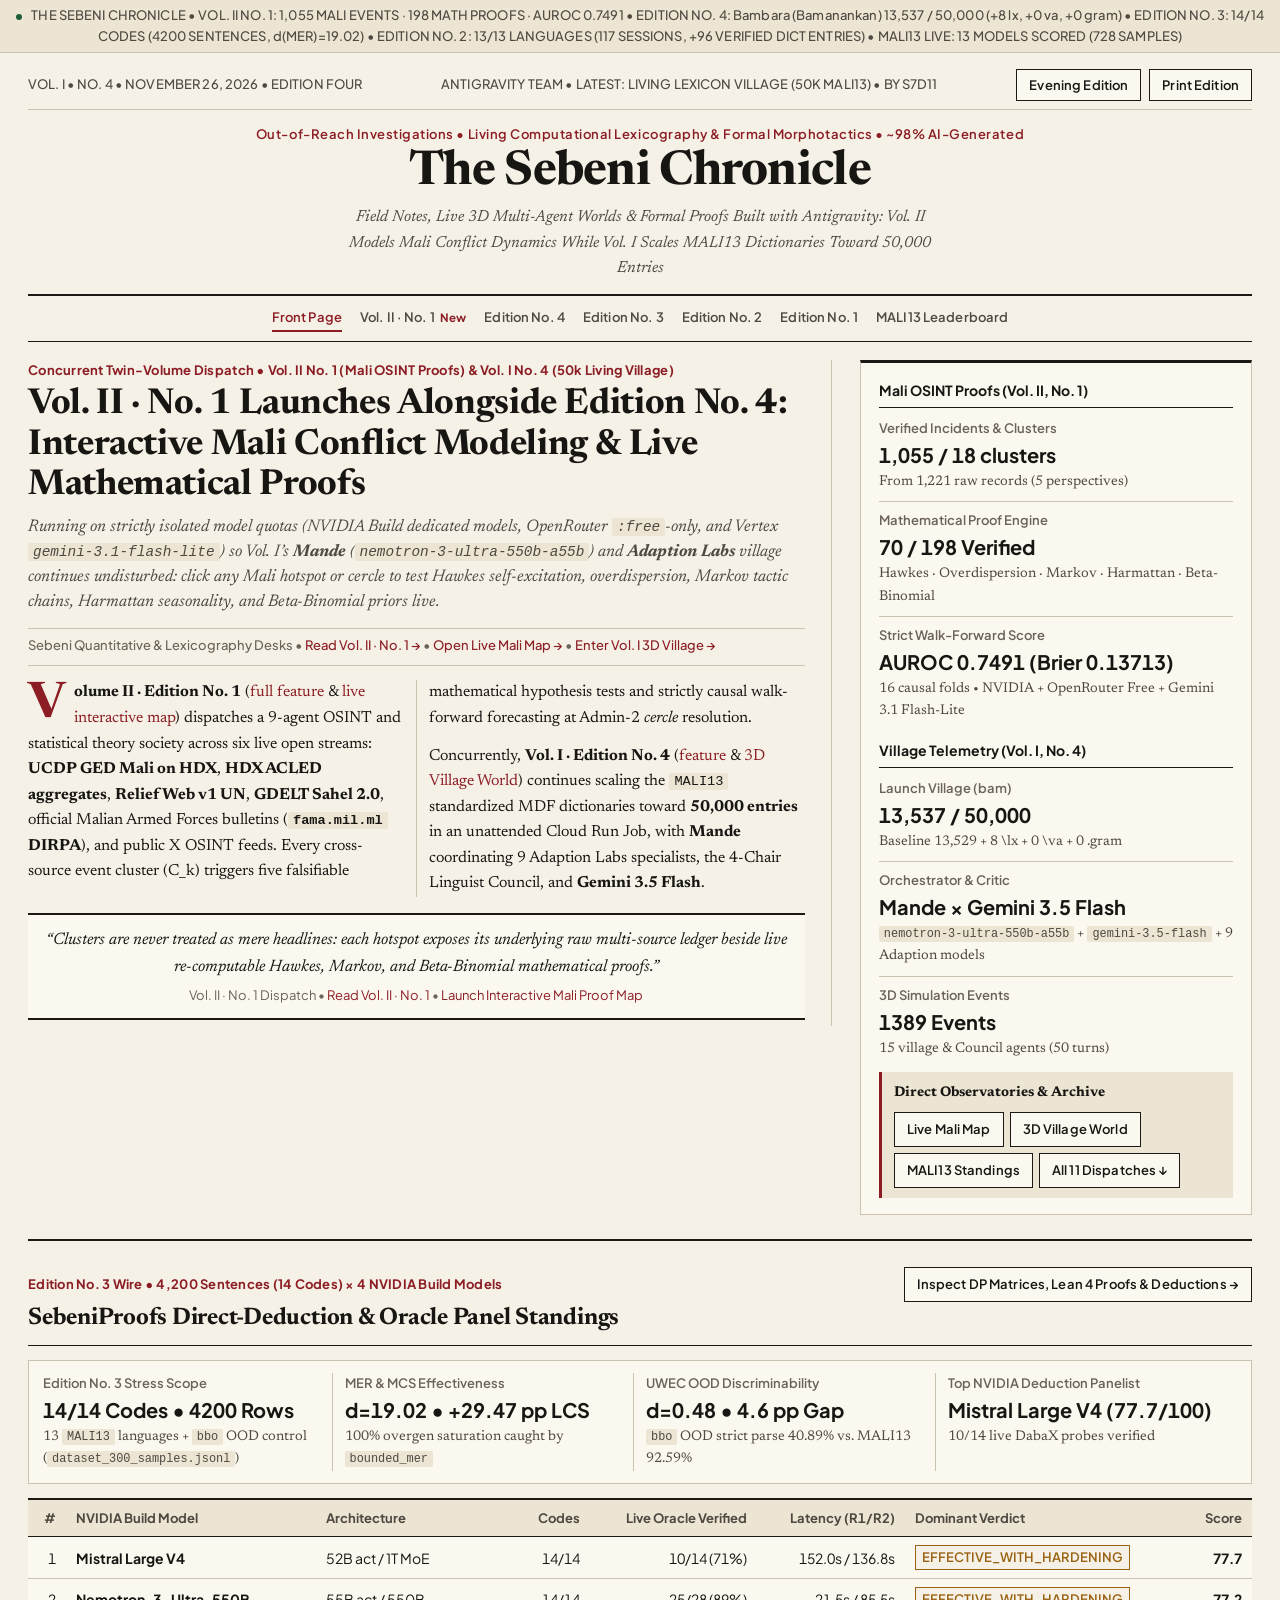
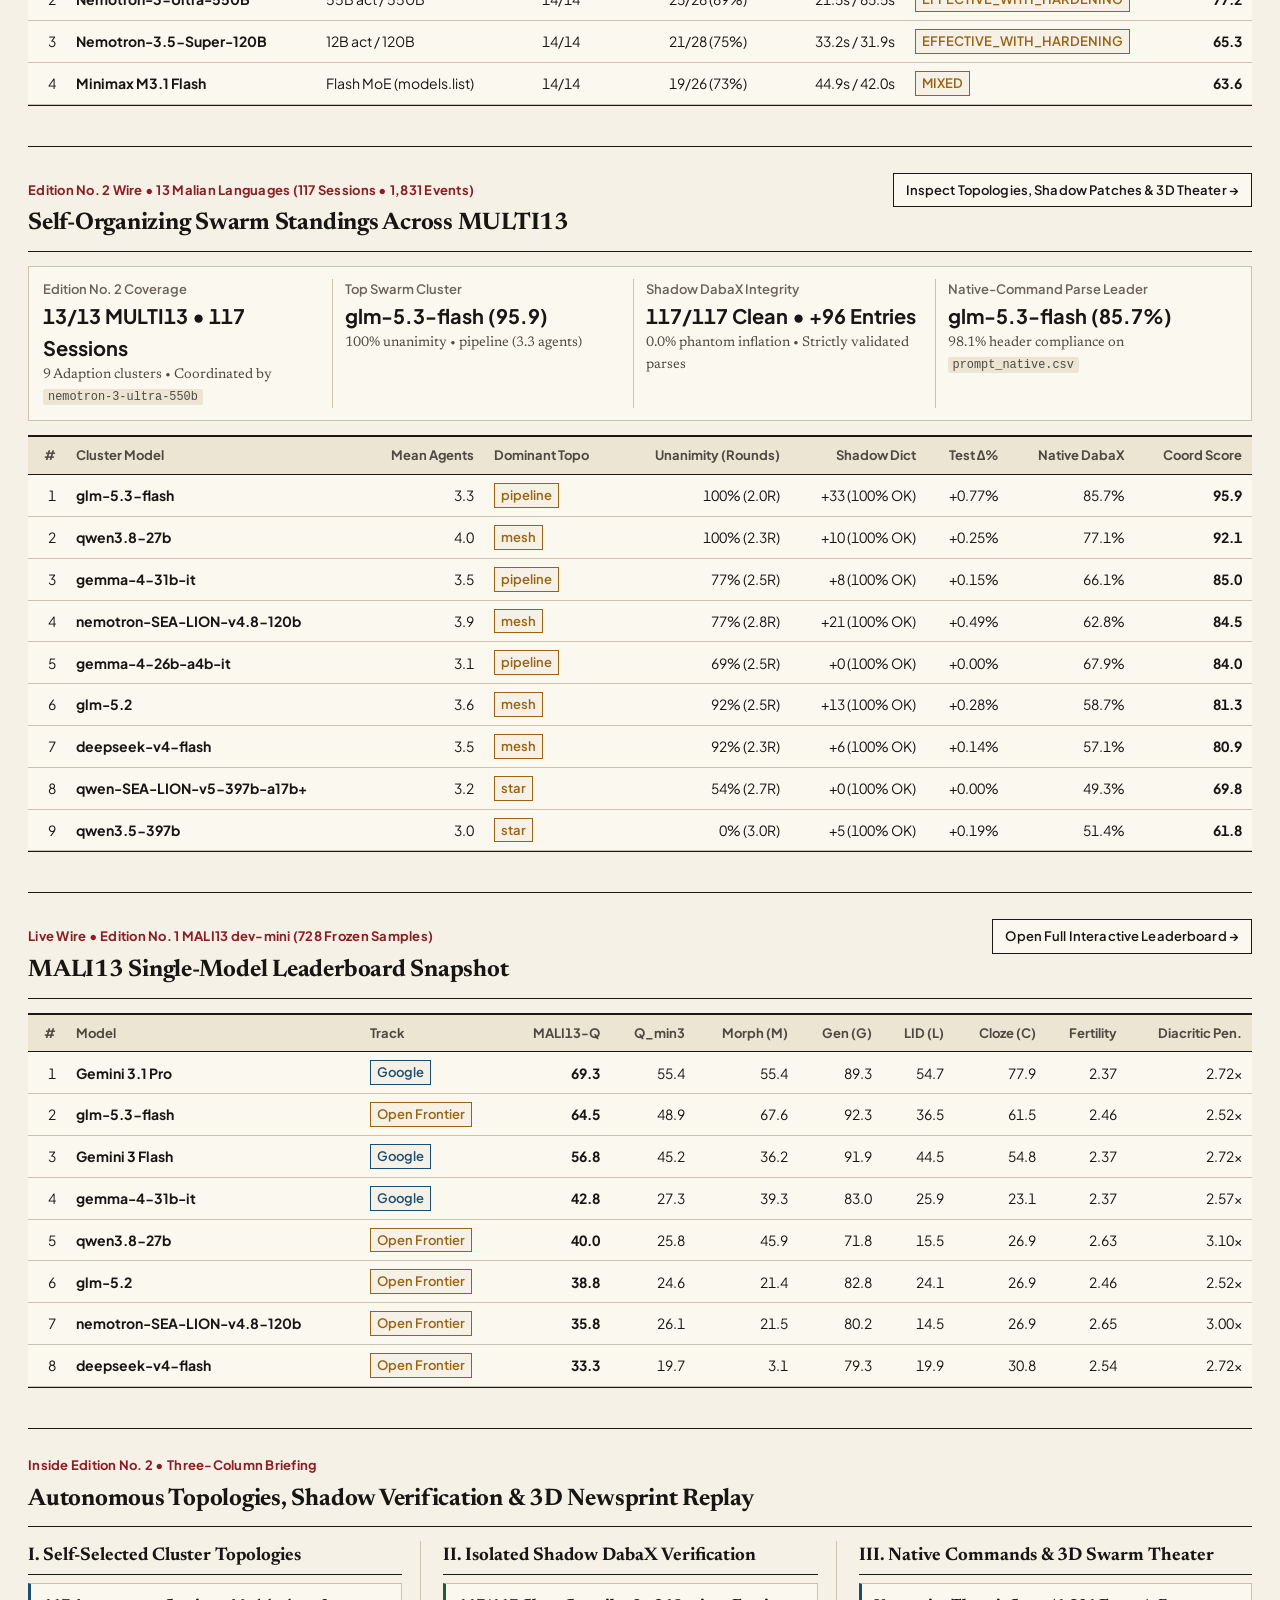
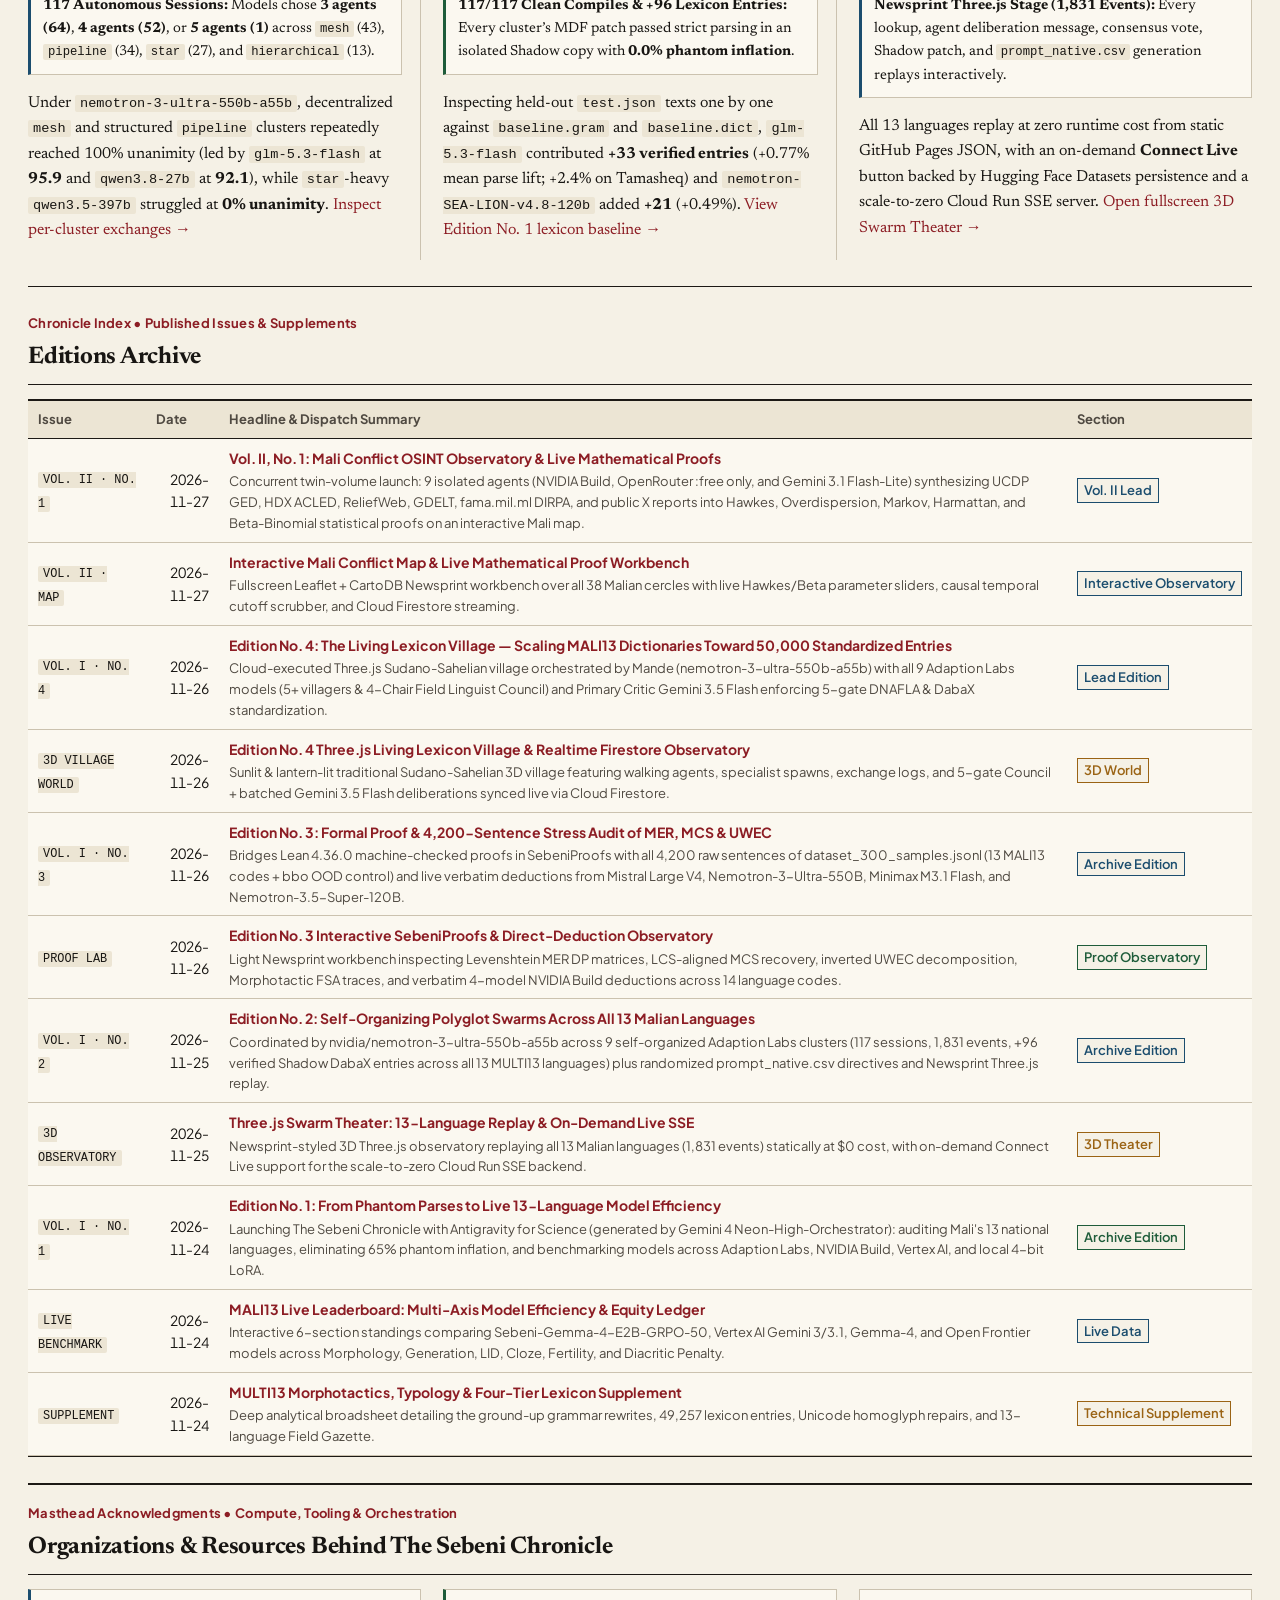
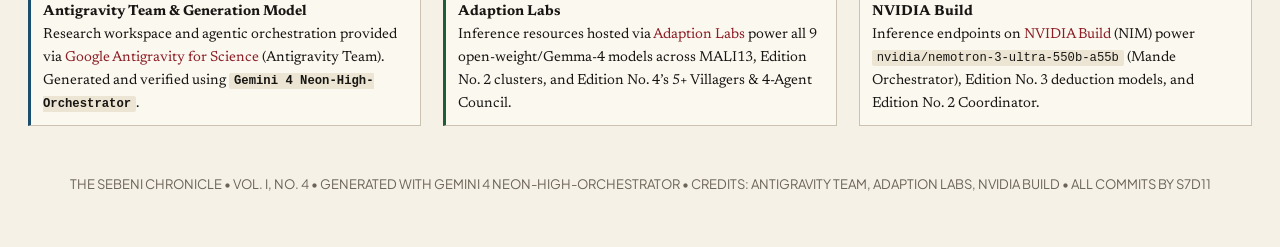
<file: site/index.html>
<!DOCTYPE html>
<html lang="en" data-theme="newsprint">
<head>
  <meta charset="utf-8" />
  <meta name="viewport" content="width=device-width, initial-scale=1.0" />
  <title>The Sebeni Chronicle | Vol. II No. 1 (Mali OSINT Proofs) &amp; Vol. I No. 4 (Living Village)</title>
  <link rel="preconnect" href="https://fonts.googleapis.com" />
  <link rel="preconnect" href="https://fonts.gstatic.com" crossorigin />
  <link rel="stylesheet" href="https://fonts.googleapis.com/css2?family=Newsreader:ital,opsz,wght@0,6..72,400..700;1,6..72,400..600&family=Plus+Jakarta+Sans:wght@400;500;600;700&display=swap" />
  <link rel="stylesheet" href="assets/chronicle.css" />
</head>
<body data-root="." data-page-id="front">
  <div class="live-ribbon">
    <span class="dot"></span>
    <span id="liveRunMeta">THE SEBENI CHRONICLE &bull; VOL. I, NO. 4 &bull; LOADING EDITION NO. 4 VILLAGE, NO. 3, NO. 2 &amp; MALI13 TELEMETRY...</span>
  </div>

  <div class="sheet">
    <div class="folio-bar">
      <span>VOL. I &bull; NO. 4 &bull; NOVEMBER 26, 2026 &bull; EDITION FOUR</span>
      <span>ANTIGRAVITY TEAM &bull; LATEST: LIVING LEXICON VILLAGE (50K MALI13) &bull; BY S7D11</span>
      <div class="folio-controls">
        <button id="themeToggle" type="button">Evening Edition</button>
        <button type="button" onclick="window.print()">Print Edition</button>
      </div>
    </div>

    <header class="masthead">
      <div class="kicker">Out-of-Reach Investigations &bull; Living Computational Lexicography &amp; Formal Morphotactics &bull; ~98% AI-Generated</div>
      <h1><a href="index.html">The Sebeni Chronicle</a></h1>
      <p class="subtitle">Field Notes, Live 3D Multi-Agent Worlds &amp; Formal Proofs Built with Antigravity: Vol. II Models Mali Conflict Dynamics While Vol. I Scales MALI13 Dictionaries Toward 50,000 Entries</p>
    </header>

    <nav class="ed-nav" data-chronicle-nav="1">
      <a class="active" href="index.html">Front Page</a>
      <a href="editions/vol-02-no-01/index.html">Vol. II · No. 1 <span class="nav-badge">Latest</span></a>
      <a href="editions/vol-02-no-01/map.html">Live Mali Map</a>
      <a href="editions/vol-01-no-04/index.html">Edition No. 4</a>
      <a href="editions/vol-01-no-04/world.html">Living Village (3D)</a>
      <a href="editions/vol-01-no-03/index.html">Edition No. 3</a>
      <a href="leaderboard.html">MALI13 Leaderboard</a>
    </nav>

    <!-- TWIN-VOLUME FRONT SPREAD (VOL. II NO. 1 + VOL. I NO. 4) -->
    <div class="front-spread">
      <article class="lead-story">
        <div class="section-kicker">Concurrent Twin-Volume Dispatch &bull; Vol. II No. 1 (Mali OSINT Proofs) &amp; Vol. I No. 4 (50k Living Village)</div>
        <h2 class="lead-headline">Vol. II &middot; No. 1 Launches Alongside Edition No. 4: Interactive Mali Conflict Modeling &amp; Live Mathematical Proofs</h2>
        <p class="deck">Running on strictly isolated model quotas (NVIDIA Build dedicated models, OpenRouter <code>:free</code>-only, and Vertex <code>gemini-3.1-flash-lite</code>) so Vol. I&rsquo;s <strong>Mande</strong> (<code>nemotron-3-ultra-550b-a55b</code>) and <strong>Adaption Labs</strong> village continues undisturbed: click any Mali hotspot or <em>cercle</em> to test Hawkes self-excitation, overdispersion, Markov tactic chains, Harmattan seasonality, and Beta-Binomial priors live.</p>
        <div class="byline">Sebeni Quantitative &amp; Lexicography Desks &bull; <a href="editions/vol-02-no-01/index.html">Read Vol. II &middot; No. 1 &rarr;</a> &bull; <a href="editions/vol-02-no-01/map.html">Open Live Mali Map &rarr;</a> &bull; <a href="editions/vol-01-no-04/world.html">Enter Vol. I 3D Village &rarr;</a></div>

        <div class="news-cols-2">
          <p class="dropcap"><strong>Volume II &middot; Edition No. 1</strong> (<a href="editions/vol-02-no-01/index.html">full feature</a> &amp; <a href="editions/vol-02-no-01/map.html">live interactive map</a>) dispatches a 9-agent OSINT and statistical theory society across six live open streams: <strong>UCDP GED Mali on HDX</strong>, <strong>HDX ACLED aggregates</strong>, <strong>ReliefWeb v1 UN</strong>, <strong>GDELT Sahel 2.0</strong>, official Malian Armed Forces bulletins (<strong><code>fama.mil.ml</code> DIRPA</strong>), and public X OSINT feeds. Every cross-source event cluster (C_k) triggers five falsifiable mathematical hypothesis tests and strictly causal walk-forward forecasting at Admin-2 <em>cercle</em> resolution.</p>
          <p>Concurrently, <strong>Vol. I &middot; Edition No. 4</strong> (<a href="editions/vol-01-no-04/index.html">feature</a> &amp; <a href="editions/vol-01-no-04/world.html">3D Village World</a>) continues scaling the <code>MALI13</code> standardized MDF dictionaries toward <strong>50,000 entries</strong> in an unattended Cloud Run Job, with <strong>Mande</strong> coordinating 9 Adaption Labs specialists, the 4-Chair Linguist Council, and <strong>Gemini 3.5 Flash</strong>.</p>
        </div>

        <blockquote class="pull-quote">
          &ldquo;Clusters are never treated as mere headlines: each hotspot exposes its underlying raw multi-source ledger beside live re-computable Hawkes, Markov, and Beta-Binomial mathematical proofs.&rdquo;
          <cite>Vol. II &middot; No. 1 Dispatch &bull; <a href="editions/vol-02-no-01/index.html">Read Vol. II &middot; No. 1</a> &bull; <a href="editions/vol-02-no-01/map.html">Launch Interactive Mali Proof Map</a></cite>
        </blockquote>
      </article>

      <aside class="factbox">
        <h3>Mali OSINT Proofs (Vol. II, No. 1)</h3>
        <div id="liveVol2Factbox">
          <div class="spec-item">
            <div class="lbl">Loading Vol. II Observatory...</div>
            <div class="val">Fetching <code>data/vol2_meta.json</code></div>
          </div>
        </div>
        <h3 style="margin-top:16px">Village Telemetry (Vol. I, No. 4)</h3>
        <div id="liveEd4Factbox">
          <div class="spec-item">
            <div class="lbl">Loading Village Telemetry...</div>
            <div class="val">Fetching <code>data/edition4.json</code></div>
          </div>
        </div>
        <div class="invariants-note">
          <strong>Direct Observatories &amp; Archive</strong>
          <div style="display:flex;flex-wrap:wrap;gap:6px;margin-top:8px">
            <a class="btn-link" href="editions/vol-02-no-01/map.html">Live Mali Map</a>
            <a class="btn-link" href="editions/vol-01-no-04/world.html">3D Village World</a>
            <a class="btn-link" href="leaderboard.html">MALI13 Standings</a>
            <a class="btn-link" href="#archive">All 11 Dispatches &darr;</a>
          </div>
        </div>
      </aside>
    </div>

    <!-- EDITION NO. 3 NVIDIA BUILD DEDUCTION STANDINGS -->
    <section class="broadsheet-sec">
      <div class="sec-head">
        <div>
          <div class="section-kicker">Edition No. 3 Wire &bull; 4,200 Sentences (14 Codes) &times; 4 NVIDIA Build Models</div>
          <h2>SebeniProofs Direct-Deduction &amp; Oracle Panel Standings</h2>
        </div>
        <a class="btn-link" href="editions/vol-01-no-03/index.html">Inspect DP Matrices, Lean 4 Proofs &amp; Deductions &rarr;</a>
      </div>
      <div id="liveEd3Factbox" class="spec-strip"></div>
      <div class="table-wrap">
        <table>
          <thead>
            <tr>
              <th class="num">#</th>
              <th>NVIDIA Build Model</th>
              <th>Architecture</th>
              <th class="num">Codes</th>
              <th class="num">Live Oracle Verified</th>
              <th class="num">Latency (R1/R2)</th>
              <th>Dominant Verdict</th>
              <th class="num">Score</th>
            </tr>
          </thead>
          <tbody id="frontEd3Body">
            <tr><td colspan="8">Loading Edition No. 3 standings...</td></tr>
          </tbody>
        </table>
      </div>
    </section>

    <!-- EDITION NO. 2 SWARM STANDINGS -->
    <section class="broadsheet-sec">
      <div class="sec-head">
        <div>
          <div class="section-kicker">Edition No. 2 Wire &bull; 13 Malian Languages (117 Sessions &bull; 1,831 Events)</div>
          <h2>Self-Organizing Swarm Standings Across MULTI13</h2>
        </div>
        <a class="btn-link" href="editions/vol-01-no-02/index.html">Inspect Topologies, Shadow Patches &amp; 3D Theater &rarr;</a>
      </div>
      <div id="liveEd2Factbox" class="spec-strip"></div>
      <div class="table-wrap">
        <table>
          <thead>
            <tr>
              <th class="num">#</th>
              <th>Cluster Model</th>
              <th class="num">Mean Agents</th>
              <th>Dominant Topo</th>
              <th class="num">Unanimity (Rounds)</th>
              <th class="num">Shadow Dict</th>
              <th class="num">Test &Delta;%</th>
              <th class="num">Native DabaX</th>
              <th class="num">Coord Score</th>
            </tr>
          </thead>
          <tbody id="frontEd2Body">
            <tr><td colspan="9">Loading Edition No. 2 standings...</td></tr>
          </tbody>
        </table>
      </div>
    </section>

    <!-- LIVE LEADERBOARD SNAPSHOT -->
    <section class="broadsheet-sec">
      <div class="sec-head">
        <div>
          <div class="section-kicker">Live Wire &bull; Edition No. 1 MALI13 dev-mini (728 Frozen Samples)</div>
          <h2>MALI13 Single-Model Leaderboard Snapshot</h2>
        </div>
        <a class="btn-link" href="leaderboard.html">Open Full Interactive Leaderboard &rarr;</a>
      </div>
      <div class="table-wrap">
        <table>
          <thead>
            <tr>
              <th class="num">#</th>
              <th>Model</th>
              <th>Track</th>
              <th class="num">MALI13-Q</th>
              <th class="num">Q_min3</th>
              <th class="num">Morph (M)</th>
              <th class="num">Gen (G)</th>
              <th class="num">LID (L)</th>
              <th class="num">Cloze (C)</th>
              <th class="num">Fertility</th>
              <th class="num">Diacritic Pen.</th>
            </tr>
          </thead>
          <tbody id="frontTeaserBody">
            <tr><td colspan="11">Loading live standings...</td></tr>
          </tbody>
        </table>
      </div>
    </section>

    <!-- THREE COLUMN DIGEST -->
    <section class="broadsheet-sec">
      <div class="sec-head">
        <div>
          <div class="section-kicker">Inside Edition No. 2 &bull; Three-Column Briefing</div>
          <h2>Autonomous Topologies, Shadow Verification &amp; 3D Newsprint Replay</h2>
        </div>
      </div>
      <div class="cols-3">
        <div class="col-pane">
          <h3>I. Self-Selected Cluster Topologies</h3>
          <div class="flow-card note">
            <strong>117 Autonomous Sessions:</strong> Models chose <strong>3 agents (64)</strong>, <strong>4 agents (52)</strong>, or <strong>5 agents (1)</strong> across <code>mesh</code> (43), <code>pipeline</code> (34), <code>star</code> (27), and <code>hierarchical</code> (13).
          </div>
          <p>Under <code>nemotron-3-ultra-550b-a55b</code>, decentralized <code>mesh</code> and structured <code>pipeline</code> clusters repeatedly reached 100% unanimity (led by <code>glm-5.3-flash</code> at <strong>95.9</strong> and <code>qwen3.8-27b</code> at <strong>92.1</strong>), while <code>star</code>-heavy <code>qwen3.5-397b</code> struggled at <strong>0% unanimity</strong>. <a href="editions/vol-01-no-02/index.html">Inspect per-cluster exchanges &rarr;</a></p>
        </div>

        <div class="col-pane">
          <h3>II. Isolated Shadow DabaX Verification</h3>
          <div class="flow-card good">
            <strong>117/117 Clean Compiles &amp; +96 Lexicon Entries:</strong> Every cluster&rsquo;s MDF patch passed strict parsing in an isolated Shadow copy with <strong>0.0% phantom inflation</strong>.
          </div>
          <p>Inspecting held-out <code>test.json</code> texts one by one against <code>baseline.gram</code> and <code>baseline.dict</code>, <code>glm-5.3-flash</code> contributed <strong>+33 verified entries</strong> (+0.77% mean parse lift; +2.4% on Tamasheq) and <code>nemotron-SEA-LION-v4.8-120b</code> added <strong>+21</strong> (+0.49%). <a href="supplements/morphotactics-comparison.html">View Edition No. 1 lexicon baseline &rarr;</a></p>
        </div>

        <div class="col-pane">
          <h3>III. Native Commands &amp; 3D Swarm Theater</h3>
          <div class="flow-card note">
            <strong>Newsprint Three.js Stage (1,831 Events):</strong> Every lookup, agent deliberation message, consensus vote, Shadow patch, and <code>prompt_native.csv</code> generation replays interactively.
          </div>
          <p>All 13 languages replay at zero runtime cost from static GitHub Pages JSON, with an on-demand <strong>Connect Live</strong> button backed by Hugging Face Datasets persistence and a scale-to-zero Cloud Run SSE server. <a href="editions/vol-01-no-02/theater.html">Open fullscreen 3D Swarm Theater &rarr;</a></p>
        </div>
      </div>
    </section>

    <!-- EDITIONS ARCHIVE -->
    <section id="archive" class="broadsheet-sec" style="border-bottom:none;margin-bottom:0">
      <div class="sec-head">
        <div>
          <div class="section-kicker">Chronicle Index &bull; Published Issues &amp; Supplements</div>
          <h2>Editions Archive</h2>
        </div>
      </div>
      <div class="table-wrap" style="margin-bottom:0">
        <table>
          <thead>
            <tr>
              <th>Issue</th>
              <th>Date</th>
              <th>Headline &amp; Dispatch Summary</th>
              <th>Section</th>
            </tr>
          </thead>
          <tbody id="editionsArchiveBody">
            <tr><td colspan="4">Loading archive...</td></tr>
          </tbody>
        </table>
      </div>
    </section>

    <!-- ACKNOWLEDGMENTS & RESOURCE CREDITS -->
    <section class="broadsheet-sec" style="border-bottom:none;margin-bottom:0;padding-top:18px;border-top:2px solid var(--rule-heavy)">
      <div class="sec-head">
        <div>
          <div class="section-kicker">Masthead Acknowledgments &bull; Compute, Tooling &amp; Orchestration</div>
          <h2>Organizations &amp; Resources Behind The Sebeni Chronicle</h2>
        </div>
      </div>
      <div class="cols-3">
        <div class="flow-card note">
          <strong>Antigravity Team &amp; Generation Model</strong><br/>
          Research workspace and agentic orchestration provided via <a href="https://antigravity.google/use-cases/science/" target="_blank" rel="noopener">Google Antigravity for Science</a> (Antigravity Team). Generated and verified using <strong><code>Gemini 4 Neon-High-Orchestrator</code></strong>.
        </div>
        <div class="flow-card good">
          <strong>Adaption Labs</strong><br/>
          Inference resources hosted via <a href="https://docs.adaptionlabs.ai/" target="_blank" rel="noopener">Adaption Labs</a> power all 9 open-weight/Gemma-4 models across MALI13, Edition No. 2 clusters, and Edition No. 4&rsquo;s 5+ Villagers &amp; 4-Agent Council.
        </div>
        <div class="flow-card">
          <strong>NVIDIA Build</strong><br/>
          Inference endpoints on <a href="https://build.nvidia.com/" target="_blank" rel="noopener">NVIDIA Build</a> (NIM) power <code>nvidia/nemotron-3-ultra-550b-a55b</code> (Mande Orchestrator), Edition No. 3 deduction models, and Edition No. 2 Coordinator.
        </div>
      </div>
    </section>

    <footer class="colophon">
      THE SEBENI CHRONICLE &bull; VOL. I, NO. 4 &bull; GENERATED WITH GEMINI 4 NEON-HIGH-ORCHESTRATOR &bull; CREDITS: ANTIGRAVITY TEAM, ADAPTION LABS, NVIDIA BUILD &bull; ALL COMMITS BY S7D11
    </footer>
  </div>

  <script src="assets/chronicle.js"></script>
</body>
</html>
</file>
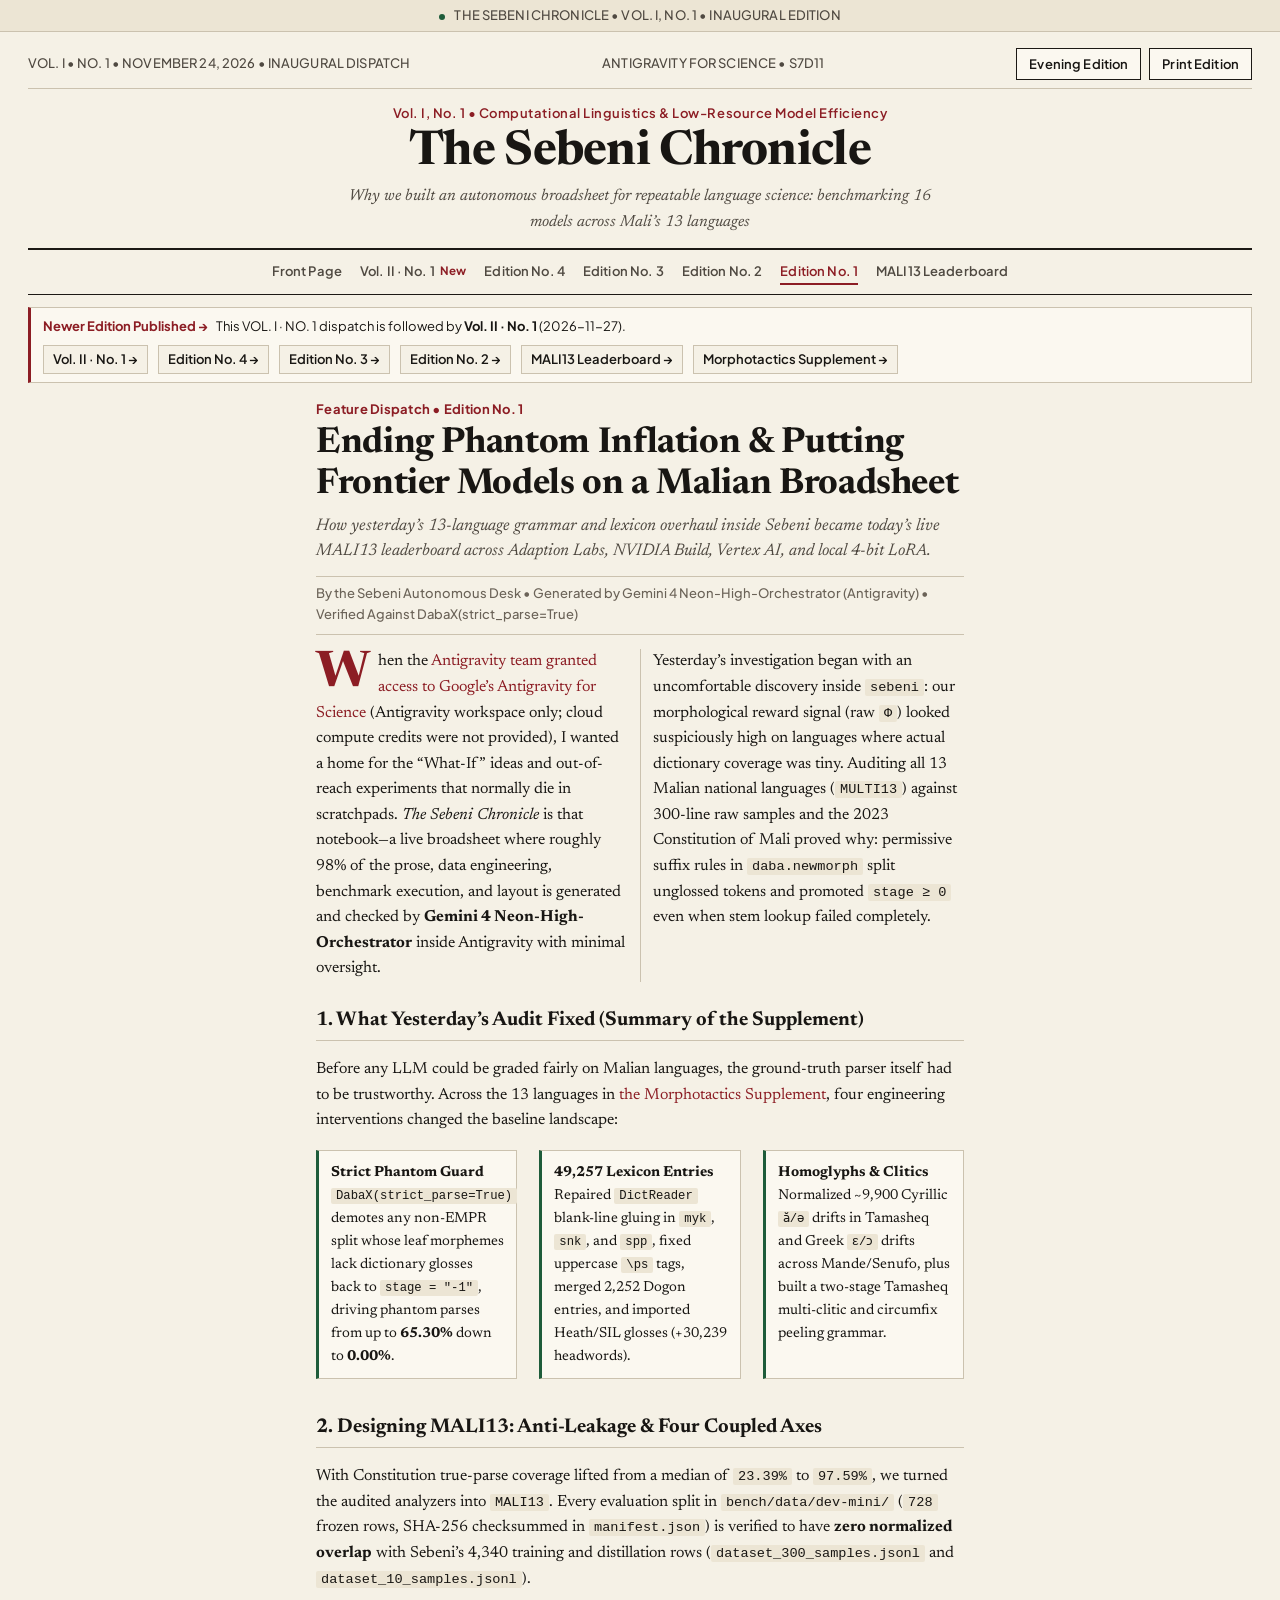
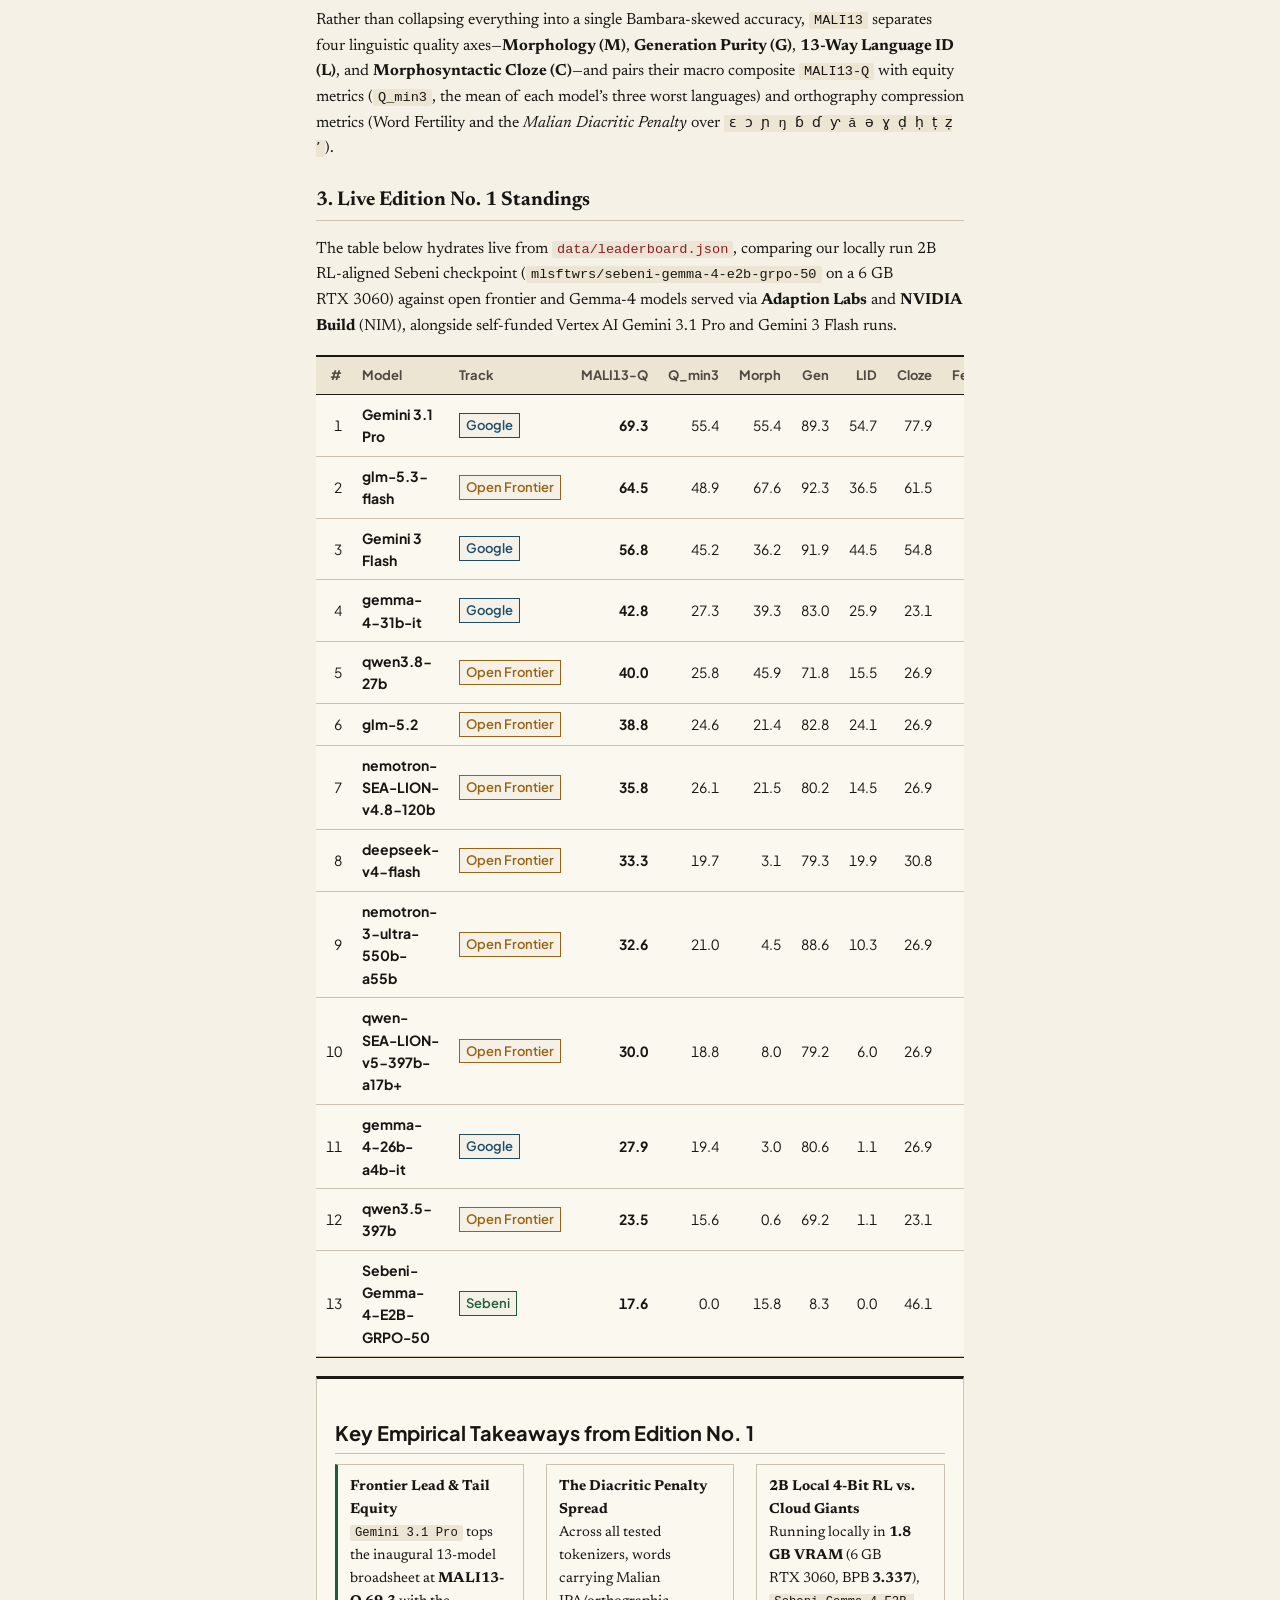
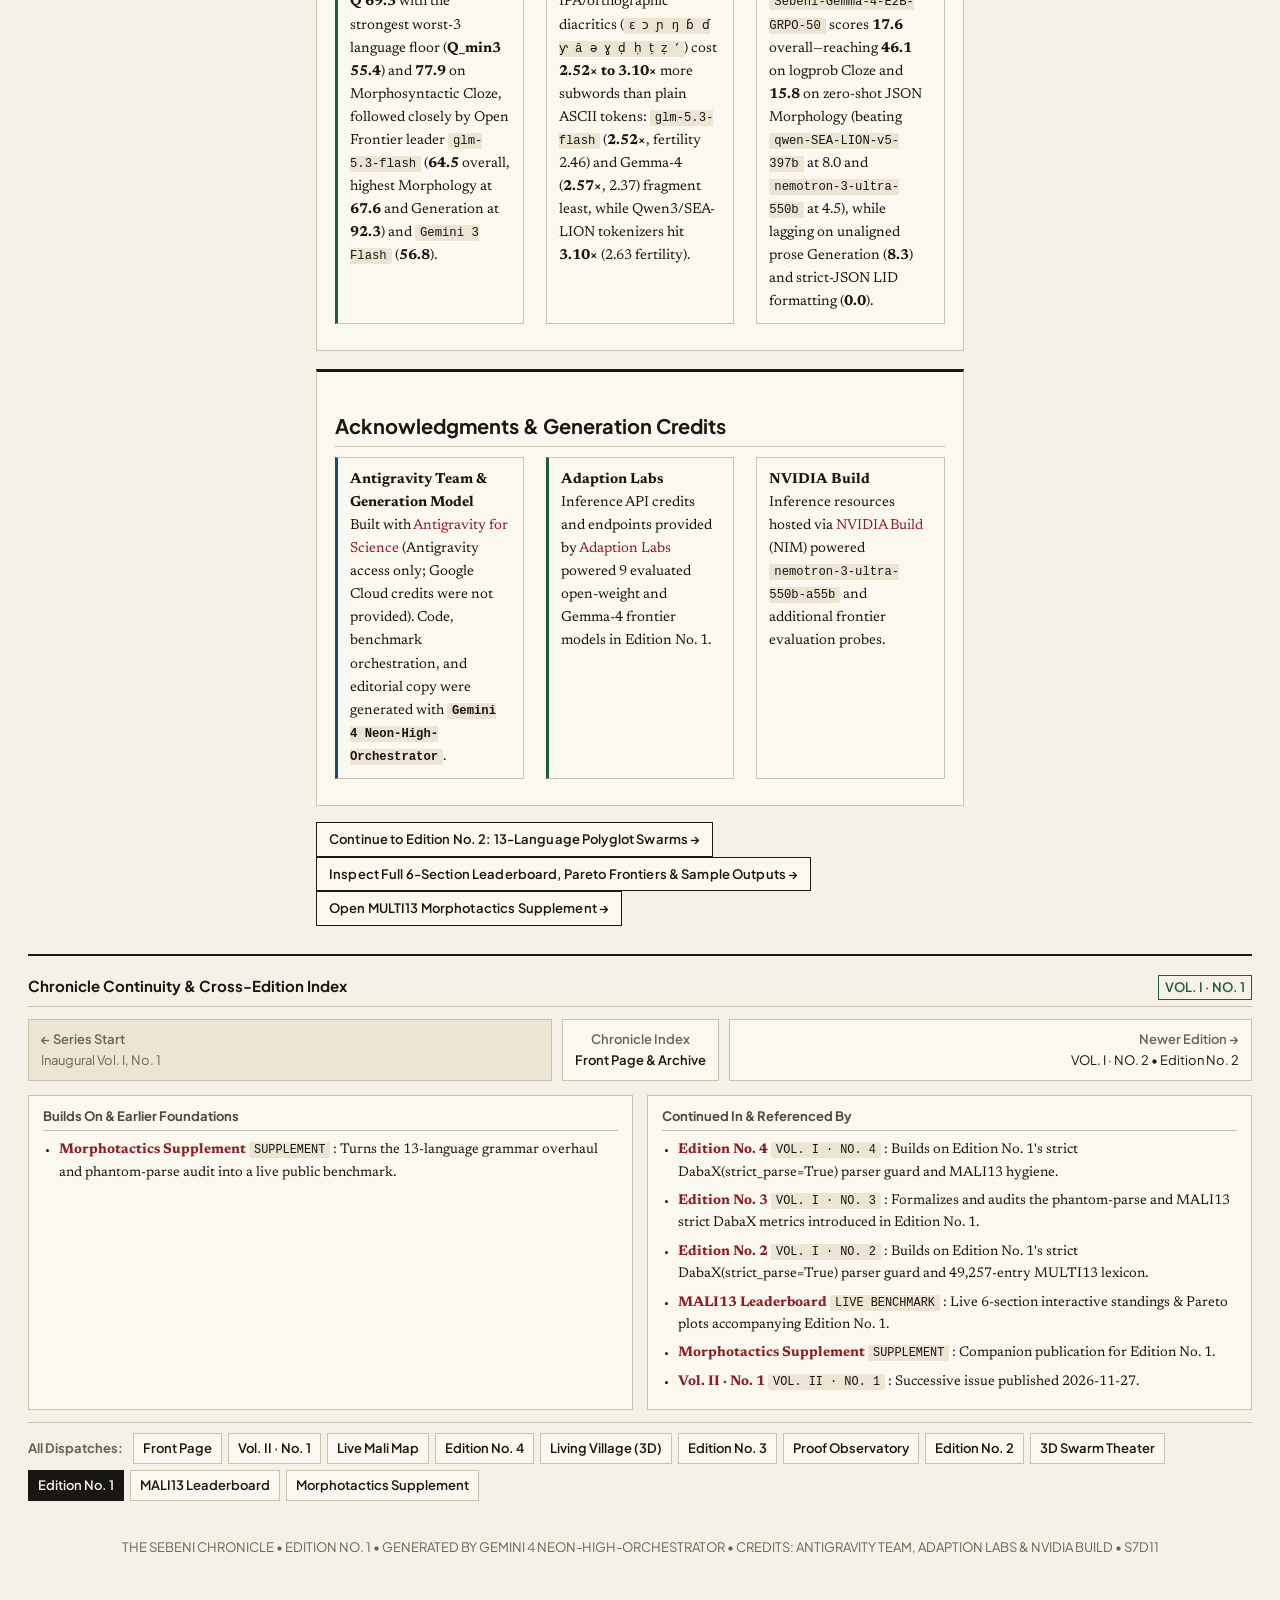
<file: site/editions/vol-01-no-01/index.html>
<!DOCTYPE html>
<html lang="en" data-theme="newsprint">
<head>
  <meta charset="utf-8" />
  <meta name="viewport" content="width=device-width, initial-scale=1.0" />
  <title>Edition No. 1 | The Sebeni Chronicle</title>
  <link rel="preconnect" href="https://fonts.googleapis.com" />
  <link rel="preconnect" href="https://fonts.gstatic.com" crossorigin />
  <link rel="stylesheet" href="https://fonts.googleapis.com/css2?family=Newsreader:ital,opsz,wght@0,6..72,400..700;1,6..72,400..600&family=Plus+Jakarta+Sans:wght@400;500;600;700&display=swap" />
  <link rel="stylesheet" href="../../assets/chronicle.css" />
</head>
<body data-root="../.." data-page-id="vol-01-no-01">
  <div class="live-ribbon">
    <span class="dot"></span>
    <span>THE SEBENI CHRONICLE &bull; VOL. I, NO. 1 &bull; INAUGURAL EDITION</span>
  </div>

  <div class="sheet">
    <div class="folio-bar">
      <span>VOL. I &bull; NO. 1 &bull; NOVEMBER 24, 2026 &bull; INAUGURAL DISPATCH</span>
      <span>ANTIGRAVITY FOR SCIENCE &bull; S7D11</span>
      <div class="folio-controls">
        <button id="themeToggle" type="button">Evening Edition</button>
        <button type="button" onclick="window.print()">Print Edition</button>
      </div>
    </div>

    <header class="masthead">
      <div class="kicker">Vol. I, No. 1 &bull; Computational Linguistics &amp; Low-Resource Model Efficiency</div>
      <h1><a href="../../index.html">The Sebeni Chronicle</a></h1>
      <p class="subtitle">Why we built an autonomous broadsheet for repeatable language science: benchmarking 16 models across Mali&rsquo;s 13 languages</p>
    </header>

    <nav class="ed-nav" data-chronicle-nav="1">
      <a href="../../index.html">Front Page</a>
      <a href="../vol-01-no-02/index.html">Edition No. 2 <span class="nav-badge">Latest</span></a>
      <a href="../vol-01-no-02/theater.html">3D Swarm Theater</a>
      <a class="active" href="index.html">Edition No. 1</a>
      <a href="../../leaderboard.html">Live MALI13 Leaderboard</a>
      <a href="../../supplements/morphotactics-comparison.html">Morphotactics Supplement</a>
    </nav>

    <article class="article-body">
      <div class="section-kicker">Feature Dispatch &bull; Edition No. 1</div>
      <h2 class="lead-headline">Ending Phantom Inflation &amp; Putting Frontier Models on a Malian Broadsheet</h2>
      <p class="deck">How yesterday&rsquo;s 13-language grammar and lexicon overhaul inside Sebeni became today&rsquo;s live MALI13 leaderboard across Adaption Labs, NVIDIA Build, Vertex AI, and local 4-bit LoRA.</p>
      <div class="byline">By the Sebeni Autonomous Desk &bull; Generated by Gemini 4 Neon-High-Orchestrator (Antigravity) &bull; Verified Against DabaX(strict_parse=True)</div>

      <div class="news-cols-2">
        <p class="dropcap">When the <a href="https://antigravity.google/use-cases/science/" target="_blank" rel="noopener">Antigravity team granted access to Google&rsquo;s Antigravity for Science</a> (Antigravity workspace only; cloud compute credits were not provided), I wanted a home for the &ldquo;What-If&rdquo; ideas and out-of-reach experiments that normally die in scratchpads. <em>The Sebeni Chronicle</em> is that notebook&mdash;a live broadsheet where roughly 98% of the prose, data engineering, benchmark execution, and layout is generated and checked by <strong>Gemini 4 Neon-High-Orchestrator</strong> inside Antigravity with minimal oversight.</p>
        <p>Yesterday&rsquo;s investigation began with an uncomfortable discovery inside <code>sebeni</code>: our morphological reward signal (raw <code>&Phi;</code>) looked suspiciously high on languages where actual dictionary coverage was tiny. Auditing all 13 Malian national languages (<code>MULTI13</code>) against 300-line raw samples and the 2023 Constitution of Mali proved why: permissive suffix rules in <code>daba.newmorph</code> split unglossed tokens and promoted <code>stage &ge; 0</code> even when stem lookup failed completely.</p>
      </div>

      <h3>1. What Yesterday&rsquo;s Audit Fixed (Summary of the Supplement)</h3>
      <p>Before any LLM could be graded fairly on Malian languages, the ground-truth parser itself had to be trustworthy. Across the 13 languages in <a href="../../supplements/morphotactics-comparison.html">the Morphotactics Supplement</a>, four engineering interventions changed the baseline landscape:</p>
      <div class="cols-3" style="margin:14px 0 18px">
        <div class="flow-card good">
          <strong>Strict Phantom Guard</strong><br/>
          <code>DabaX(strict_parse=True)</code> demotes any non-EMPR split whose leaf morphemes lack dictionary glosses back to <code>stage = "-1"</code>, driving phantom parses from up to <strong>65.30%</strong> down to <strong>0.00%</strong>.
        </div>
        <div class="flow-card good">
          <strong>49,257 Lexicon Entries</strong><br/>
          Repaired <code>DictReader</code> blank-line gluing in <code>myk</code>, <code>snk</code>, and <code>spp</code>, fixed uppercase <code>\ps</code> tags, merged 2,252 Dogon entries, and imported Heath/SIL glosses (+30,239 headwords).
        </div>
        <div class="flow-card good">
          <strong>Homoglyphs &amp; Clitics</strong><br/>
          Normalized ~9,900 Cyrillic <code>ӑ/ә</code> drifts in Tamasheq and Greek <code>ε/ͻ</code> drifts across Mande/Senufo, plus built a two-stage Tamasheq multi-clitic and circumfix peeling grammar.
        </div>
      </div>

      <h3>2. Designing MALI13: Anti-Leakage &amp; Four Coupled Axes</h3>
      <p>With Constitution true-parse coverage lifted from a median of <code>23.39%</code> to <code>97.59%</code>, we turned the audited analyzers into <code>MALI13</code>. Every evaluation split in <code>bench/data/dev-mini/</code> (<code>728</code> frozen rows, SHA-256 checksummed in <code>manifest.json</code>) is verified to have <strong>zero normalized overlap</strong> with Sebeni&rsquo;s 4,340 training and distillation rows (<code>dataset_300_samples.jsonl</code> and <code>dataset_10_samples.jsonl</code>).</p>
      <p>Rather than collapsing everything into a single Bambara-skewed accuracy, <code>MALI13</code> separates four linguistic quality axes&mdash;<strong>Morphology (M)</strong>, <strong>Generation Purity (G)</strong>, <strong>13-Way Language ID (L)</strong>, and <strong>Morphosyntactic Cloze (C)</strong>&mdash;and pairs their macro composite <code>MALI13-Q</code> with equity metrics (<code>Q_min3</code>, the mean of each model&rsquo;s three worst languages) and orthography compression metrics (Word Fertility and the <em>Malian Diacritic Penalty</em> over <code>ɛ ɔ ɲ ŋ ɓ ɗ ƴ ă ə ɣ ḍ ḥ ṭ ẓ ʼ</code>).</p>

      <h3>3. Live Edition No. 1 Standings</h3>
      <p>The table below hydrates live from <a href="../../data/leaderboard.json"><code>data/leaderboard.json</code></a>, comparing our locally run 2B RL-aligned Sebeni checkpoint (<code>mlsftwrs/sebeni-gemma-4-e2b-grpo-50</code> on a 6&nbsp;GB RTX&nbsp;3060) against open frontier and Gemma-4 models served via <strong>Adaption Labs</strong> and <strong>NVIDIA Build</strong> (NIM), alongside self-funded Vertex AI Gemini 3.1 Pro and Gemini 3 Flash runs.</p>

      <div class="table-wrap">
        <table>
          <thead>
            <tr>
              <th class="num">#</th>
              <th>Model</th>
              <th>Track</th>
              <th class="num">MALI13-Q</th>
              <th class="num">Q_min3</th>
              <th class="num">Morph</th>
              <th class="num">Gen</th>
              <th class="num">LID</th>
              <th class="num">Cloze</th>
              <th class="num">Fertility</th>
              <th class="num">Diacritic</th>
            </tr>
          </thead>
          <tbody id="ed1LiveBody">
            <tr><td colspan="11">Loading live Edition No. 1 standings...</td></tr>
          </tbody>
        </table>
      </div>

      <section class="factbox" style="margin-top:18px" aria-label="Key Empirical Takeaways from Edition No. 1">
        <h3>Key Empirical Takeaways from Edition No. 1</h3>
        <div class="cols-3" style="margin-top:10px">
          <div class="flow-card good">
            <strong>Frontier Lead &amp; Tail Equity</strong><br/>
            <code>Gemini 3.1 Pro</code> tops the inaugural 13-model broadsheet at <strong>MALI13-Q 69.3</strong> with the strongest worst-3 language floor (<strong>Q_min3 55.4</strong>) and <strong>77.9</strong> on Morphosyntactic Cloze, followed closely by Open Frontier leader <code>glm-5.3-flash</code> (<strong>64.5</strong> overall, highest Morphology at <strong>67.6</strong> and Generation at <strong>92.3</strong>) and <code>Gemini 3 Flash</code> (<strong>56.8</strong>).
          </div>
          <div class="flow-card">
            <strong>The Diacritic Penalty Spread</strong><br/>
            Across all tested tokenizers, words carrying Malian IPA/orthographic diacritics (<code>ɛ ɔ ɲ ŋ ɓ ɗ ƴ ă ə ɣ ḍ ḥ ṭ ẓ ʼ</code>) cost <strong>2.52&times; to 3.10&times;</strong> more subwords than plain ASCII tokens: <code>glm-5.3-flash</code> (<strong>2.52&times;</strong>, fertility 2.46) and Gemma-4 (<strong>2.57&times;</strong>, 2.37) fragment least, while Qwen3/SEA-LION tokenizers hit <strong>3.10&times;</strong> (2.63 fertility).
          </div>
          <div class="flow-card">
            <strong>2B Local 4-Bit RL vs. Cloud Giants</strong><br/>
            Running locally in <strong>1.8 GB VRAM</strong> (6&nbsp;GB RTX&nbsp;3060, BPB <strong>3.337</strong>), <code>Sebeni-Gemma-4-E2B-GRPO-50</code> scores <strong>17.6</strong> overall&mdash;reaching <strong>46.1</strong> on logprob Cloze and <strong>15.8</strong> on zero-shot JSON Morphology (beating <code>qwen-SEA-LION-v5-397b</code> at 8.0 and <code>nemotron-3-ultra-550b</code> at 4.5), while lagging on unaligned prose Generation (<strong>8.3</strong>) and strict-JSON LID formatting (<strong>0.0</strong>).
          </div>
        </div>
      </section>

      <section class="factbox" style="margin-top:18px" aria-label="Acknowledgments and Generation Credits">
        <h3>Acknowledgments &amp; Generation Credits</h3>
        <div class="cols-3" style="margin-top:10px">
          <div class="flow-card note">
            <strong>Antigravity Team &amp; Generation Model</strong><br/>
            Built with <a href="https://antigravity.google/use-cases/science/" target="_blank" rel="noopener">Antigravity for Science</a> (Antigravity access only; Google Cloud credits were not provided). Code, benchmark orchestration, and editorial copy were generated with <strong><code>Gemini 4 Neon-High-Orchestrator</code></strong>.
          </div>
          <div class="flow-card good">
            <strong>Adaption Labs</strong><br/>
            Inference API credits and endpoints provided by <a href="https://docs.adaptionlabs.ai/" target="_blank" rel="noopener">Adaption Labs</a> powered 9 evaluated open-weight and Gemma-4 frontier models in Edition No. 1.
          </div>
          <div class="flow-card">
            <strong>NVIDIA Build</strong><br/>
            Inference resources hosted via <a href="https://build.nvidia.com/" target="_blank" rel="noopener">NVIDIA Build</a> (NIM) powered <code>nemotron-3-ultra-550b-a55b</code> and additional frontier evaluation probes.
          </div>
        </div>
      </section>

      <p style="margin-top:16px">
        <a class="btn-link" href="../vol-01-no-02/index.html">Continue to Edition No. 2: 13-Language Polyglot Swarms &rarr;</a>
        &nbsp;
        <a class="btn-link" href="../../leaderboard.html">Inspect Full 6-Section Leaderboard, Pareto Frontiers &amp; Sample Outputs &rarr;</a>
        &nbsp;
        <a class="btn-link" href="../../supplements/morphotactics-comparison.html">Open MULTI13 Morphotactics Supplement &rarr;</a>
      </p>
    </article>

    <footer class="colophon">
      THE SEBENI CHRONICLE &bull; EDITION NO. 1 &bull; GENERATED BY GEMINI 4 NEON-HIGH-ORCHESTRATOR &bull; CREDITS: ANTIGRAVITY TEAM, ADAPTION LABS &amp; NVIDIA BUILD &bull; S7D11
    </footer>
  </div>

  <script src="../../assets/chronicle.js"></script>
  <script>
    document.addEventListener("DOMContentLoaded", async () => {
      try {
        const data = await window.Chronicle.fetchJson("../../data/leaderboard.json");
        const esc = window.Chronicle.esc;
        const rows = [...(data.models || [])].sort((a, b) => b.q - a.q);
        document.getElementById("ed1LiveBody").innerHTML = rows.map((m, i) => `
          <tr>
            <td class="num">${i + 1}</td>
            <td><strong>${esc(m.id)}</strong></td>
            <td><span class="tag ${esc(m.trackCls)}">${esc(m.track)}</span></td>
            <td class="num"><strong>${m.q.toFixed(1)}</strong></td>
            <td class="num">${m.q_min3.toFixed(1)}</td>
            <td class="num">${m.morph.toFixed(1)}</td>
            <td class="num">${m.gen.toFixed(1)}</td>
            <td class="num">${m.lid.toFixed(1)}</td>
            <td class="num">${m.cloze.toFixed(1)}</td>
            <td class="num">${m.fert.toFixed(2)}</td>
            <td class="num">${m.diac.toFixed(2)}&times;</td>
          </tr>
        `).join("");
      } catch (e) {
        document.getElementById("ed1LiveBody").innerHTML = `<tr><td colspan="11">${e.message}</td></tr>`;
      }
    });
  </script>
</body>
</html>
</file>
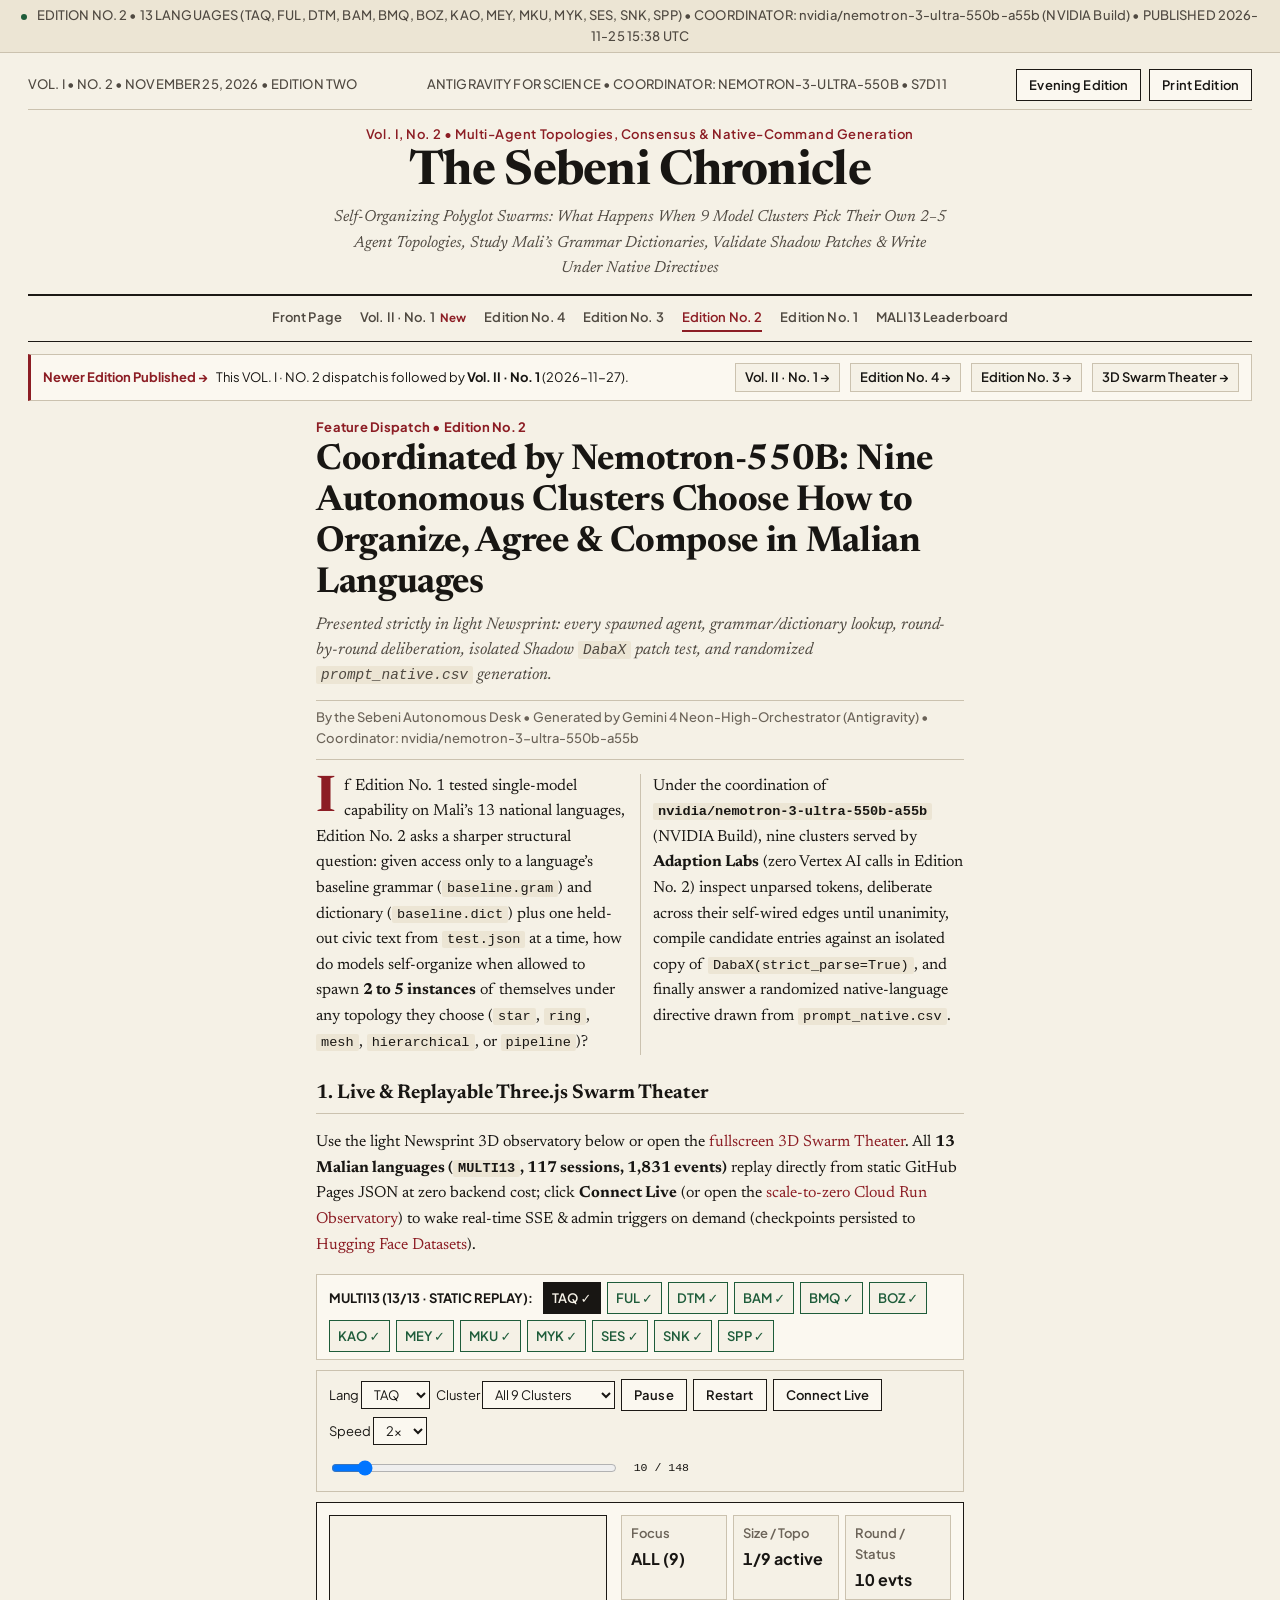
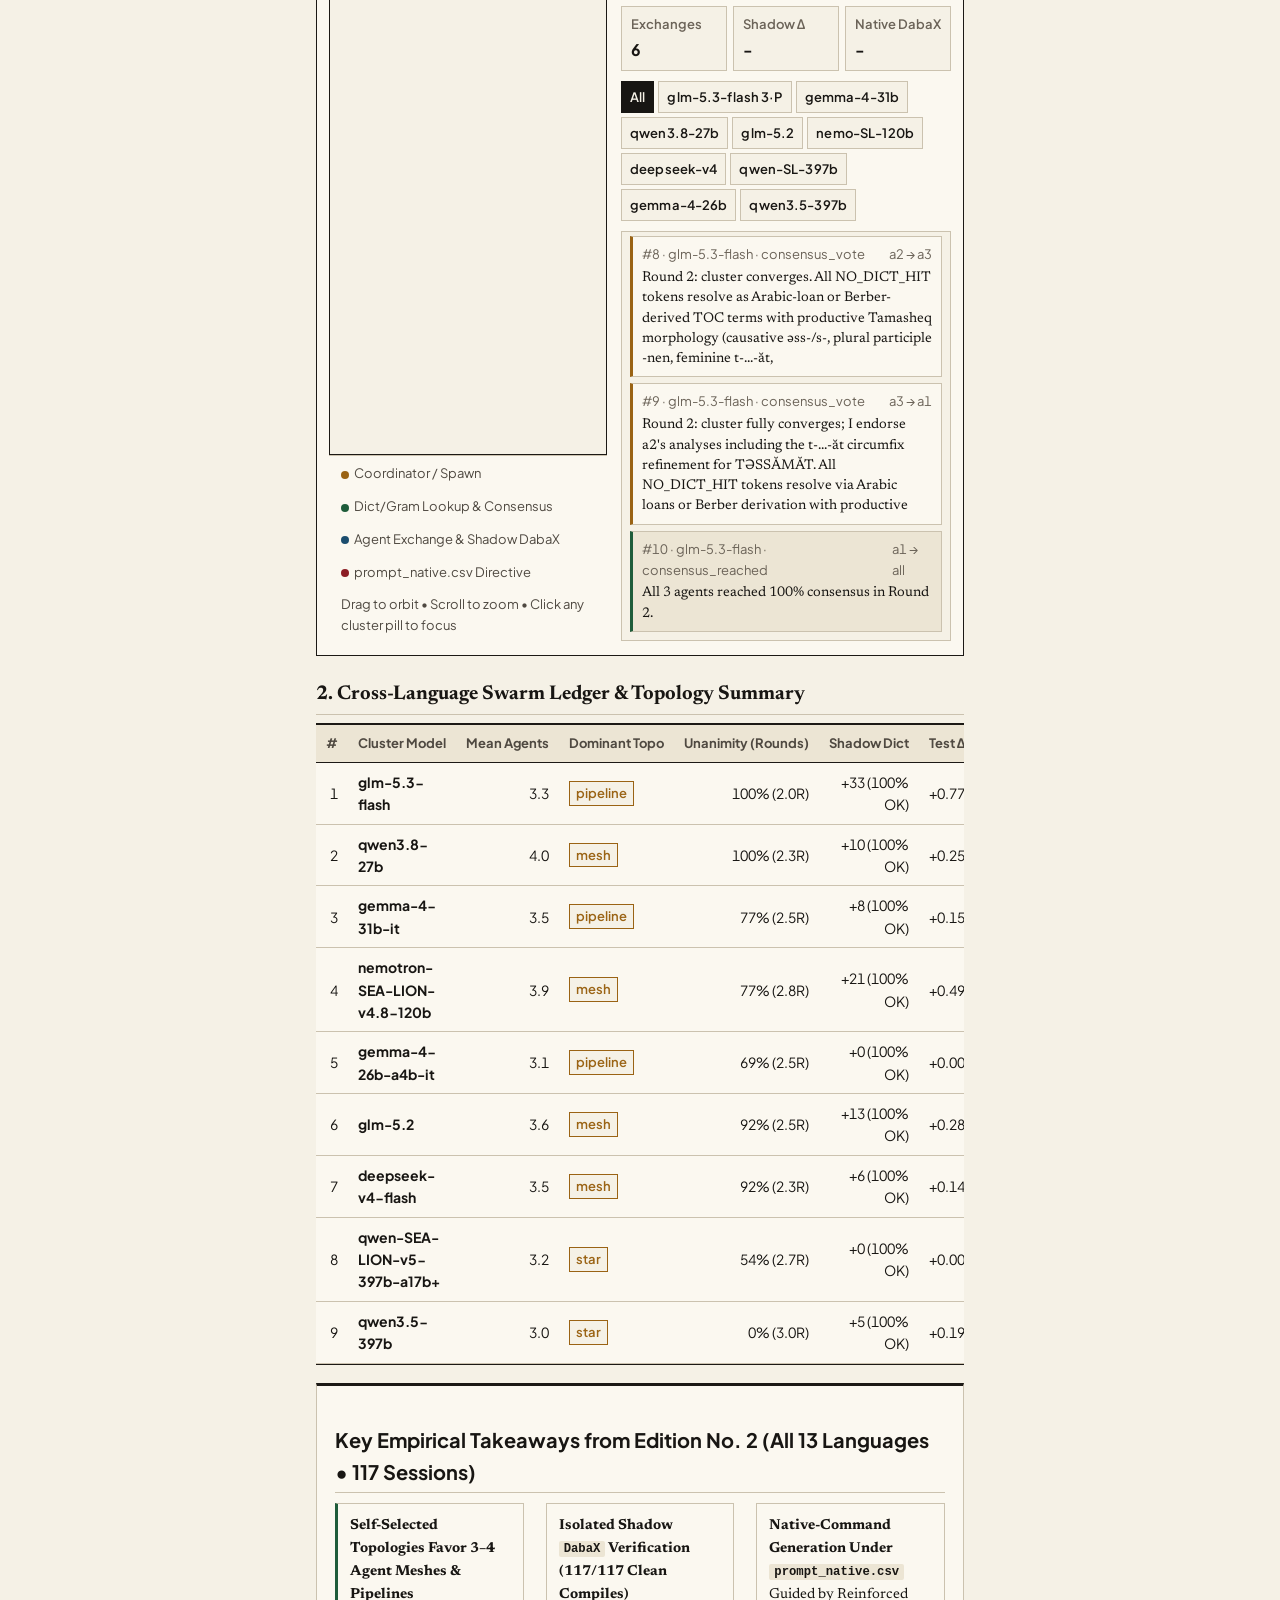
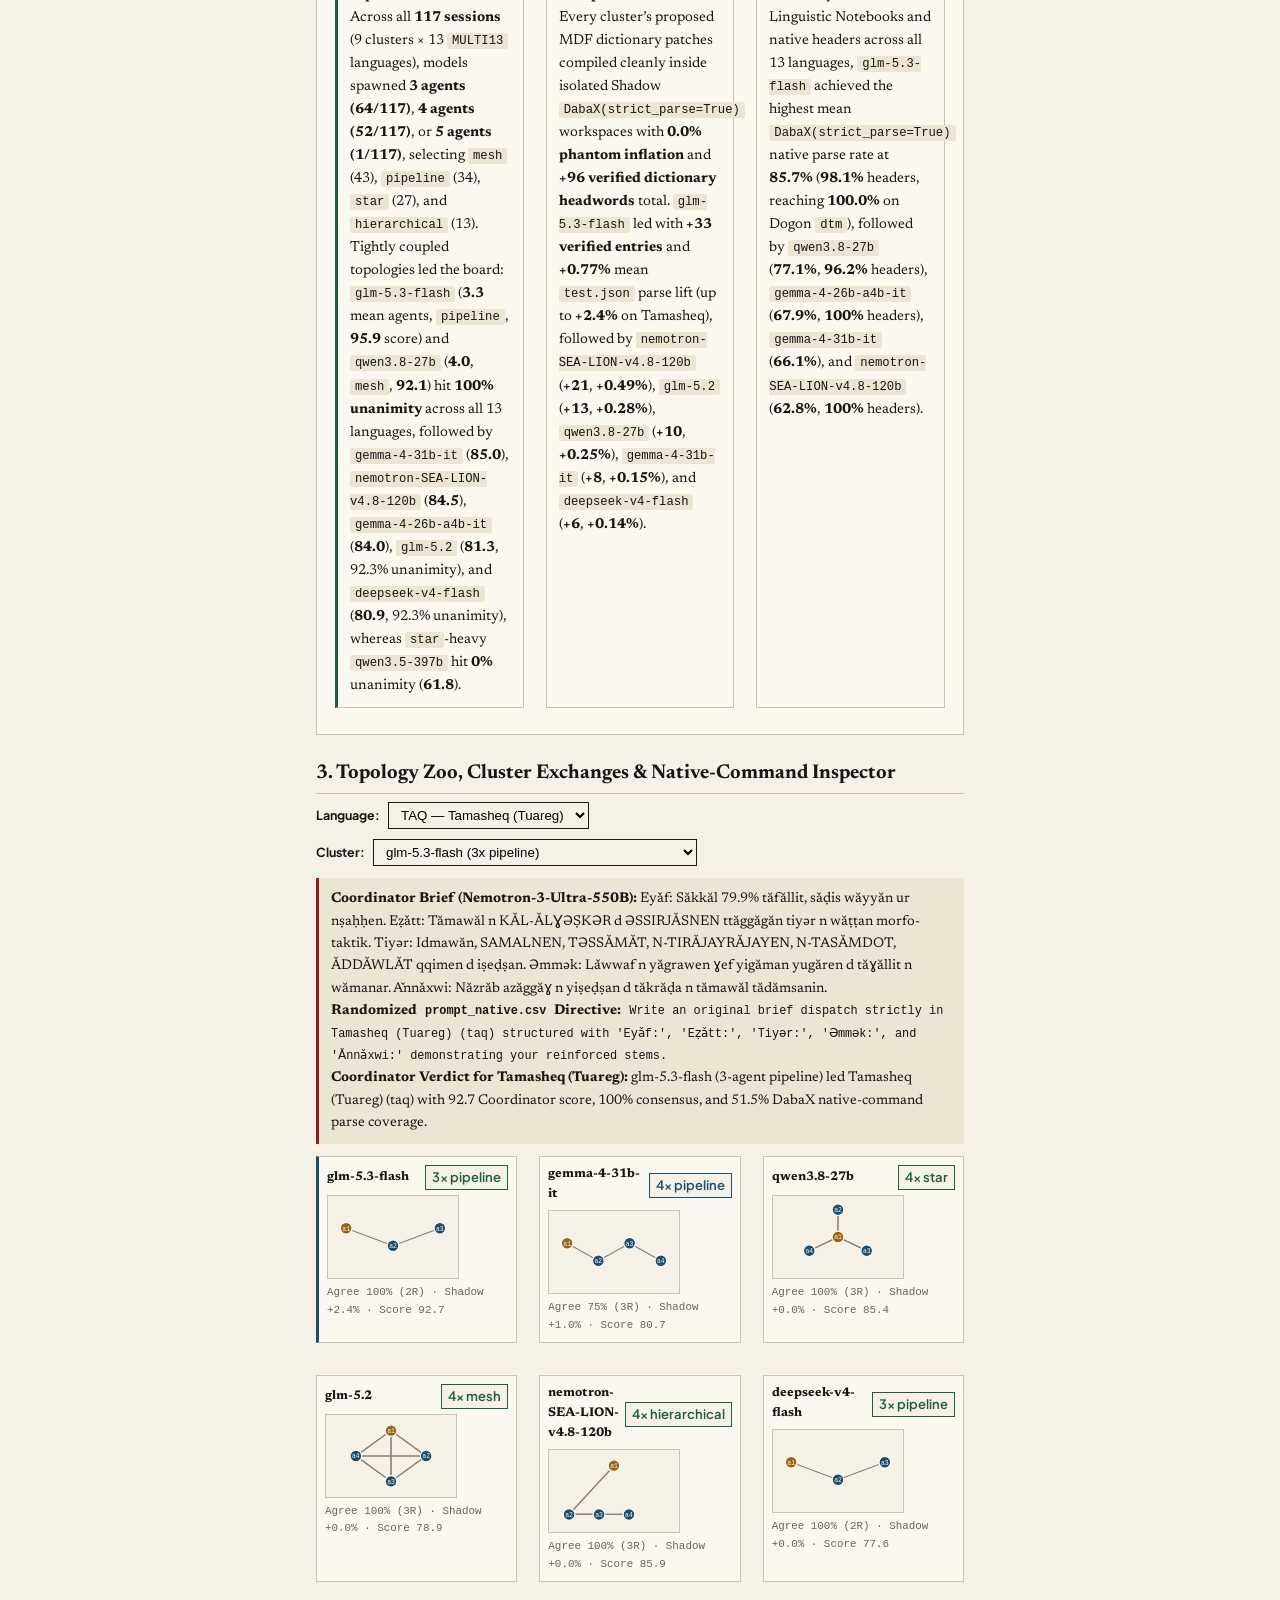
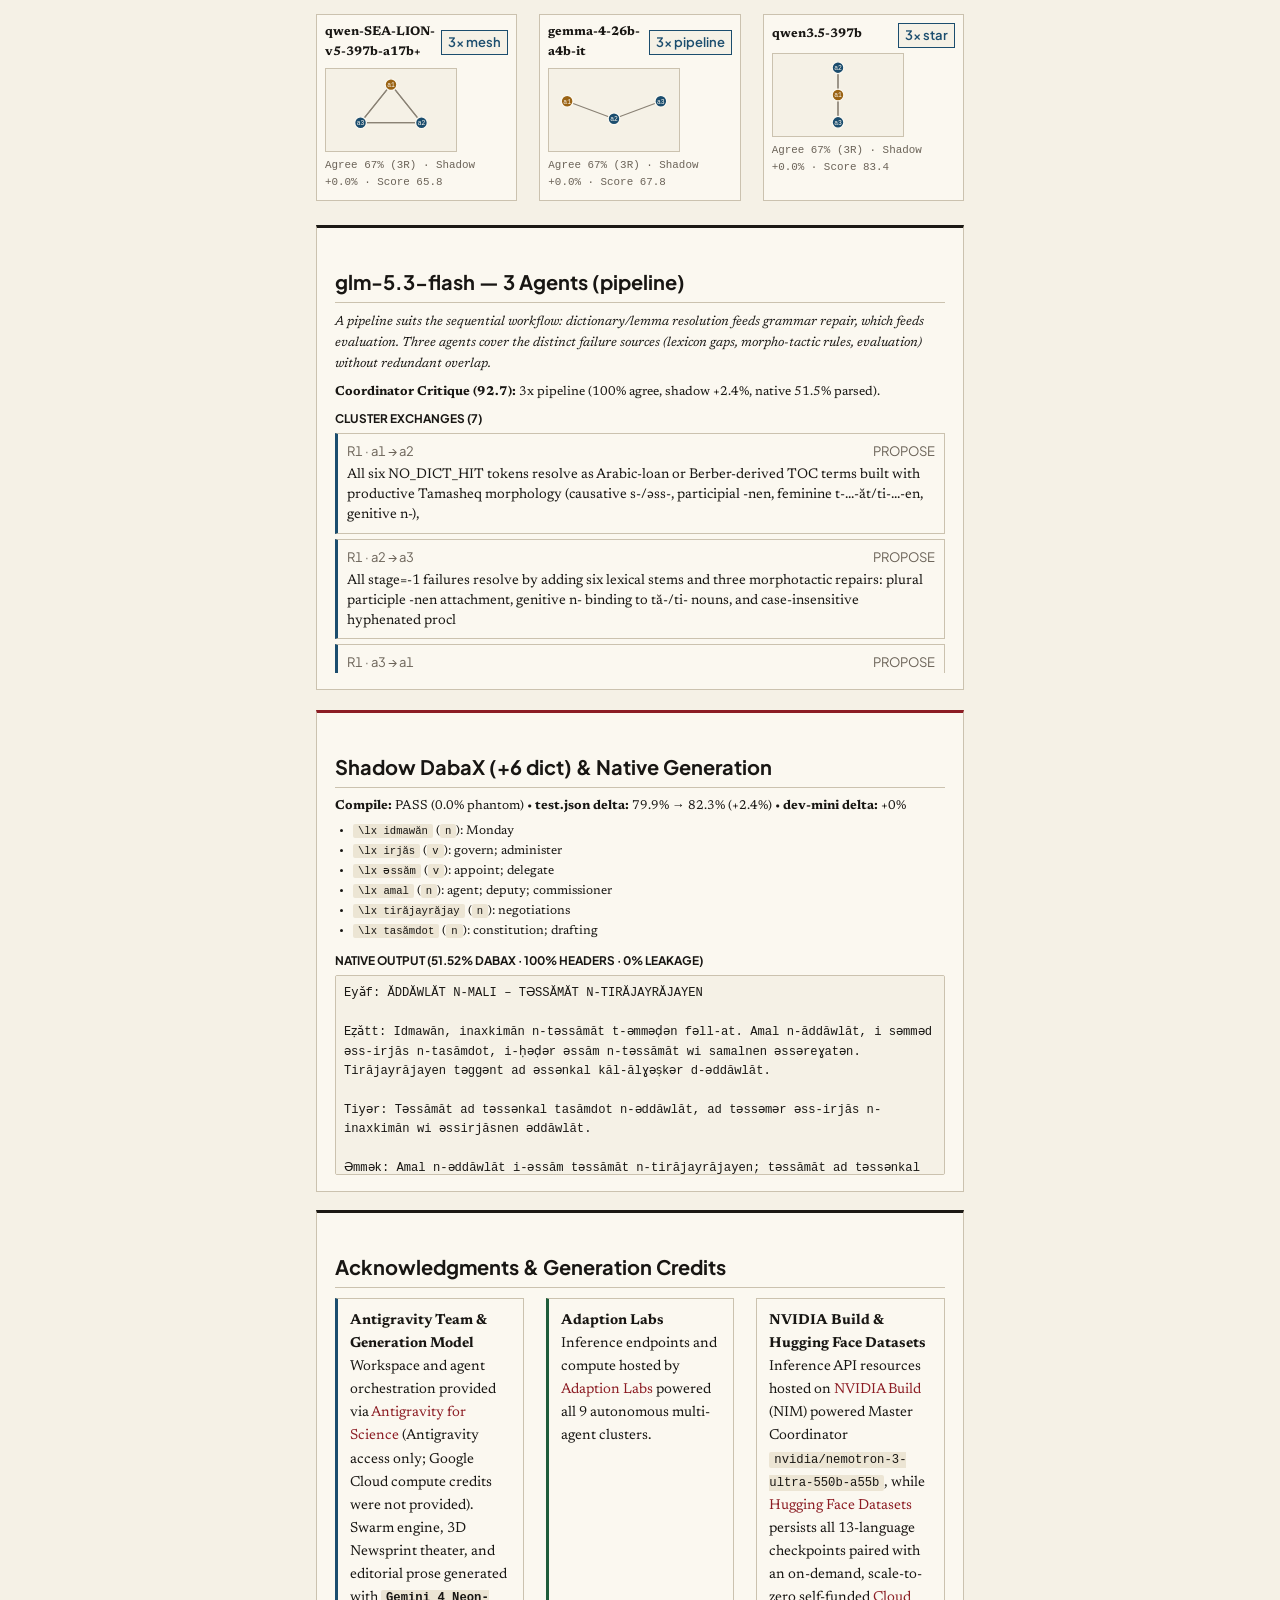
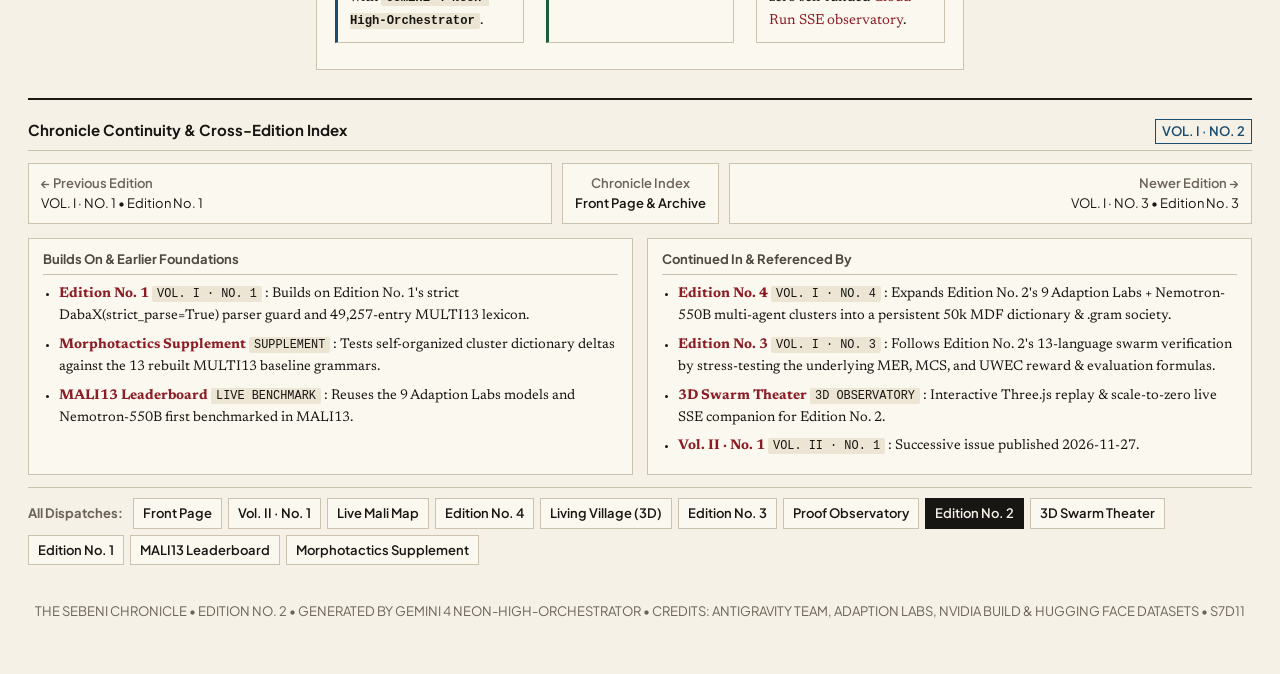
<file: site/editions/vol-01-no-02/index.html>
<!DOCTYPE html>
<html lang="en" data-theme="newsprint">
<head>
  <meta charset="utf-8" />
  <meta name="viewport" content="width=device-width, initial-scale=1.0" />
  <title>Edition No. 2 | The Sebeni Chronicle</title>
  <link rel="preconnect" href="https://fonts.googleapis.com" />
  <link rel="preconnect" href="https://fonts.gstatic.com" crossorigin />
  <link rel="stylesheet" href="https://fonts.googleapis.com/css2?family=Newsreader:ital,opsz,wght@0,6..72,400..700;1,6..72,400..600&family=Plus+Jakarta+Sans:wght@400;500;600;700&display=swap" />
  <link rel="stylesheet" href="../../assets/chronicle.css" />
  <link rel="stylesheet" href="../../assets/swarm_theater.css" />
</head>
<body data-root="../.." data-page-id="vol-01-no-02">
  <div class="live-ribbon">
    <span class="dot"></span>
    <span id="ed2RunMeta">THE SEBENI CHRONICLE &bull; VOL. I, NO. 2 &bull; SELF-ORGANIZING POLYGLOT SWARMS</span>
  </div>

  <div class="sheet">
    <div class="folio-bar">
      <span>VOL. I &bull; NO. 2 &bull; NOVEMBER 25, 2026 &bull; EDITION TWO</span>
      <span>ANTIGRAVITY FOR SCIENCE &bull; COORDINATOR: NEMOTRON-3-ULTRA-550B &bull; S7D11</span>
      <div class="folio-controls">
        <button id="themeToggle" type="button">Evening Edition</button>
        <button type="button" onclick="window.print()">Print Edition</button>
      </div>
    </div>

    <header class="masthead">
      <div class="kicker">Vol. I, No. 2 &bull; Multi-Agent Topologies, Consensus &amp; Native-Command Generation</div>
      <h1><a href="../../index.html">The Sebeni Chronicle</a></h1>
      <p class="subtitle">Self-Organizing Polyglot Swarms: What Happens When 9 Model Clusters Pick Their Own 2&ndash;5 Agent Topologies, Study Mali&rsquo;s Grammar Dictionaries, Validate Shadow Patches &amp; Write Under Native Directives</p>
    </header>

    <nav class="ed-nav" data-chronicle-nav="1">
      <a href="../../index.html">Front Page</a>
      <a class="active" href="index.html">Edition No. 2</a>
      <a href="theater.html">3D Swarm Theater</a>
      <a href="../vol-01-no-01/index.html">Edition No. 1</a>
      <a href="../../leaderboard.html">MALI13 Leaderboard</a>
      <a href="../../supplements/morphotactics-comparison.html">Morphotactics Supplement</a>
    </nav>

    <article class="article-body">
      <div class="section-kicker">Feature Dispatch &bull; Edition No. 2</div>
      <h2 class="lead-headline">Coordinated by Nemotron-550B: Nine Autonomous Clusters Choose How to Organize, Agree &amp; Compose in Malian Languages</h2>
      <p class="deck">Presented strictly in light Newsprint: every spawned agent, grammar/dictionary lookup, round-by-round deliberation, isolated Shadow <code>DabaX</code> patch test, and randomized <code>prompt_native.csv</code> generation.</p>
      <div class="byline">By the Sebeni Autonomous Desk &bull; Generated by Gemini 4 Neon-High-Orchestrator (Antigravity) &bull; Coordinator: nvidia/nemotron-3-ultra-550b-a55b</div>

      <div class="news-cols-2">
        <p class="dropcap">If Edition No. 1 tested single-model capability on Mali&rsquo;s 13 national languages, Edition No. 2 asks a sharper structural question: given access only to a language&rsquo;s baseline grammar (<code>baseline.gram</code>) and dictionary (<code>baseline.dict</code>) plus one held-out civic text from <code>test.json</code> at a time, how do models self-organize when allowed to spawn <strong>2 to 5 instances</strong> of themselves under any topology they choose (<code>star</code>, <code>ring</code>, <code>mesh</code>, <code>hierarchical</code>, or <code>pipeline</code>)?</p>
        <p>Under the coordination of <strong><code>nvidia/nemotron-3-ultra-550b-a55b</code></strong> (NVIDIA Build), nine clusters served by <strong>Adaption Labs</strong> (zero Vertex AI calls in Edition No. 2) inspect unparsed tokens, deliberate across their self-wired edges until unanimity, compile candidate entries against an isolated copy of <code>DabaX(strict_parse=True)</code>, and finally answer a randomized native-language directive drawn from <code>prompt_native.csv</code>.</p>
      </div>

      <h3>1. Live &amp; Replayable Three.js Swarm Theater</h3>
      <p>Use the light Newsprint 3D observatory below or open the <a href="theater.html">fullscreen 3D Swarm Theater</a>. All <strong>13 Malian languages (<code>MULTI13</code>, 117 sessions, 1,831 events)</strong> replay directly from static GitHub Pages JSON at zero backend cost; click <strong>Connect Live</strong> (or open the <a href="https://sebeni-swarm-live-6orlk3ix5a-uk.a.run.app" target="_blank" rel="noopener">scale-to-zero Cloud Run Observatory</a>) to wake real-time SSE &amp; admin triggers on demand (checkpoints persisted to <a href="https://huggingface.co/datasets/s7d11/chronicles-edition2-state" target="_blank" rel="noopener">Hugging Face Datasets</a>).</p>

      <div id="swarmTheaterMount" data-fullscreen="0" data-prefix="../../data" data-live-origin="https://sebeni-swarm-live-6orlk3ix5a-uk.a.run.app" style="margin:12px 0 20px"></div>

      <h3>2. Cross-Language Swarm Ledger &amp; Topology Summary</h3>
      <div class="table-wrap">
        <table>
          <thead>
            <tr>
              <th class="num">#</th>
              <th>Cluster Model</th>
              <th class="num">Mean Agents</th>
              <th>Dominant Topo</th>
              <th class="num">Unanimity (Rounds)</th>
              <th class="num">Shadow Dict</th>
              <th class="num">Test &Delta;%</th>
              <th class="num">Native DabaX</th>
              <th class="num">Headers</th>
              <th class="num">Coord Score</th>
            </tr>
          </thead>
          <tbody id="ed2LedgerBody">
            <tr><td colspan="10">Loading Edition No. 2 telemetry...</td></tr>
          </tbody>
        </table>
      </div>

      <section class="factbox" id="ed2TakeawaysBox" style="margin:18px 0">
        <h3>Key Empirical Takeaways from Edition No. 2 (All 13 Languages &bull; 117 Sessions)</h3>
        <div class="cols-3" style="margin-top:10px">
          <div class="flow-card good">
            <strong>Self-Selected Topologies Favor 3&ndash;4 Agent Meshes &amp; Pipelines</strong><br/>
            Across all <strong>117 sessions</strong> (9 clusters &times; 13 <code>MULTI13</code> languages), models spawned <strong>3 agents (64/117)</strong>, <strong>4 agents (52/117)</strong>, or <strong>5 agents (1/117)</strong>, selecting <code>mesh</code> (43), <code>pipeline</code> (34), <code>star</code> (27), and <code>hierarchical</code> (13). Tightly coupled topologies led the board: <code>glm-5.3-flash</code> (<strong>3.3</strong> mean agents, <code>pipeline</code>, <strong>95.9</strong> score) and <code>qwen3.8-27b</code> (<strong>4.0</strong>, <code>mesh</code>, <strong>92.1</strong>) hit <strong>100% unanimity</strong> across all 13 languages, followed by <code>gemma-4-31b-it</code> (<strong>85.0</strong>), <code>nemotron-SEA-LION-v4.8-120b</code> (<strong>84.5</strong>), <code>gemma-4-26b-a4b-it</code> (<strong>84.0</strong>), <code>glm-5.2</code> (<strong>81.3</strong>, 92.3% unanimity), and <code>deepseek-v4-flash</code> (<strong>80.9</strong>, 92.3% unanimity), whereas <code>star</code>-heavy <code>qwen3.5-397b</code> hit <strong>0%</strong> unanimity (<strong>61.8</strong>).
          </div>
          <div class="flow-card">
            <strong>Isolated Shadow <code>DabaX</code> Verification (117/117 Clean Compiles)</strong><br/>
            Every cluster&rsquo;s proposed MDF dictionary patches compiled cleanly inside isolated Shadow <code>DabaX(strict_parse=True)</code> workspaces with <strong>0.0% phantom inflation</strong> and <strong>+96 verified dictionary headwords</strong> total. <code>glm-5.3-flash</code> led with <strong>+33 verified entries</strong> and <strong>+0.77%</strong> mean <code>test.json</code> parse lift (up to <strong>+2.4%</strong> on Tamasheq), followed by <code>nemotron-SEA-LION-v4.8-120b</code> (<strong>+21</strong>, <strong>+0.49%</strong>), <code>glm-5.2</code> (<strong>+13</strong>, <strong>+0.28%</strong>), <code>qwen3.8-27b</code> (<strong>+10</strong>, <strong>+0.25%</strong>), <code>gemma-4-31b-it</code> (<strong>+8</strong>, <strong>+0.15%</strong>), and <code>deepseek-v4-flash</code> (<strong>+6</strong>, <strong>+0.14%</strong>).
          </div>
          <div class="flow-card">
            <strong>Native-Command Generation Under <code>prompt_native.csv</code></strong><br/>
            Guided by Reinforced Linguistic Notebooks and native headers across all 13 languages, <code>glm-5.3-flash</code> achieved the highest mean <code>DabaX(strict_parse=True)</code> native parse rate at <strong>85.7%</strong> (<strong>98.1%</strong> headers, reaching <strong>100.0%</strong> on Dogon <code>dtm</code>), followed by <code>qwen3.8-27b</code> (<strong>77.1%</strong>, <strong>96.2%</strong> headers), <code>gemma-4-26b-a4b-it</code> (<strong>67.9%</strong>, <strong>100%</strong> headers), <code>gemma-4-31b-it</code> (<strong>66.1%</strong>), and <code>nemotron-SEA-LION-v4.8-120b</code> (<strong>62.8%</strong>, <strong>100%</strong> headers).
          </div>
        </div>
      </section>

      <h3>3. Topology Zoo, Cluster Exchanges &amp; Native-Command Inspector</h3>
      <div class="toolbar">
        <label style="font-family:var(--sans);font-size:0.78rem;font-weight:700">
          Language: <select id="ed2InspLang" style="margin-left:6px;padding:4px 8px;border:1px solid var(--rule-heavy);background:var(--paper)"></select>
        </label>
        <label style="font-family:var(--sans);font-size:0.78rem;font-weight:700">
          Cluster: <select id="ed2InspCluster" style="margin-left:6px;padding:4px 8px;border:1px solid var(--rule-heavy);background:var(--paper)"></select>
        </label>
      </div>
      <div id="ed2DirectiveBox" class="invariants-note" style="margin-bottom:12px"></div>
      <div id="ed2ZooGrid" class="cols-3" style="margin-bottom:14px"></div>
      <div id="ed2DetailPane"></div>

      <section class="factbox" style="margin-top:18px" aria-label="Acknowledgments and Generation Credits">
        <h3>Acknowledgments &amp; Generation Credits</h3>
        <div class="cols-3" style="margin-top:10px">
          <div class="flow-card note">
            <strong>Antigravity Team &amp; Generation Model</strong><br/>
            Workspace and agent orchestration provided via <a href="https://antigravity.google/use-cases/science/" target="_blank" rel="noopener">Antigravity for Science</a> (Antigravity access only; Google Cloud compute credits were not provided). Swarm engine, 3D Newsprint theater, and editorial prose generated with <strong><code>Gemini 4 Neon-High-Orchestrator</code></strong>.
          </div>
          <div class="flow-card good">
            <strong>Adaption Labs</strong><br/>
            Inference endpoints and compute hosted by <a href="https://docs.adaptionlabs.ai/" target="_blank" rel="noopener">Adaption Labs</a> powered all 9 autonomous multi-agent clusters.
          </div>
          <div class="flow-card">
            <strong>NVIDIA Build &amp; Hugging Face Datasets</strong><br/>
            Inference API resources hosted on <a href="https://build.nvidia.com/" target="_blank" rel="noopener">NVIDIA Build</a> (NIM) powered Master Coordinator <code>nvidia/nemotron-3-ultra-550b-a55b</code>, while <a href="https://huggingface.co/datasets/s7d11/chronicles-edition2-state" target="_blank" rel="noopener">Hugging Face Datasets</a> persists all 13-language checkpoints paired with an on-demand, scale-to-zero self-funded <a href="https://sebeni-swarm-live-6orlk3ix5a-uk.a.run.app" target="_blank" rel="noopener">Cloud Run SSE observatory</a>.
          </div>
        </div>
      </section>
    </article>

    <footer class="colophon">
      THE SEBENI CHRONICLE &bull; EDITION NO. 2 &bull; GENERATED BY GEMINI 4 NEON-HIGH-ORCHESTRATOR &bull; CREDITS: ANTIGRAVITY TEAM, ADAPTION LABS, NVIDIA BUILD &amp; HUGGING FACE DATASETS &bull; S7D11
    </footer>
  </div>

  <script src="../../assets/chronicle.js"></script>
  <script src="../../assets/edition2.js"></script>
  <script type="module" src="../../assets/swarm_theater.js"></script>
</body>
</html>
</file>
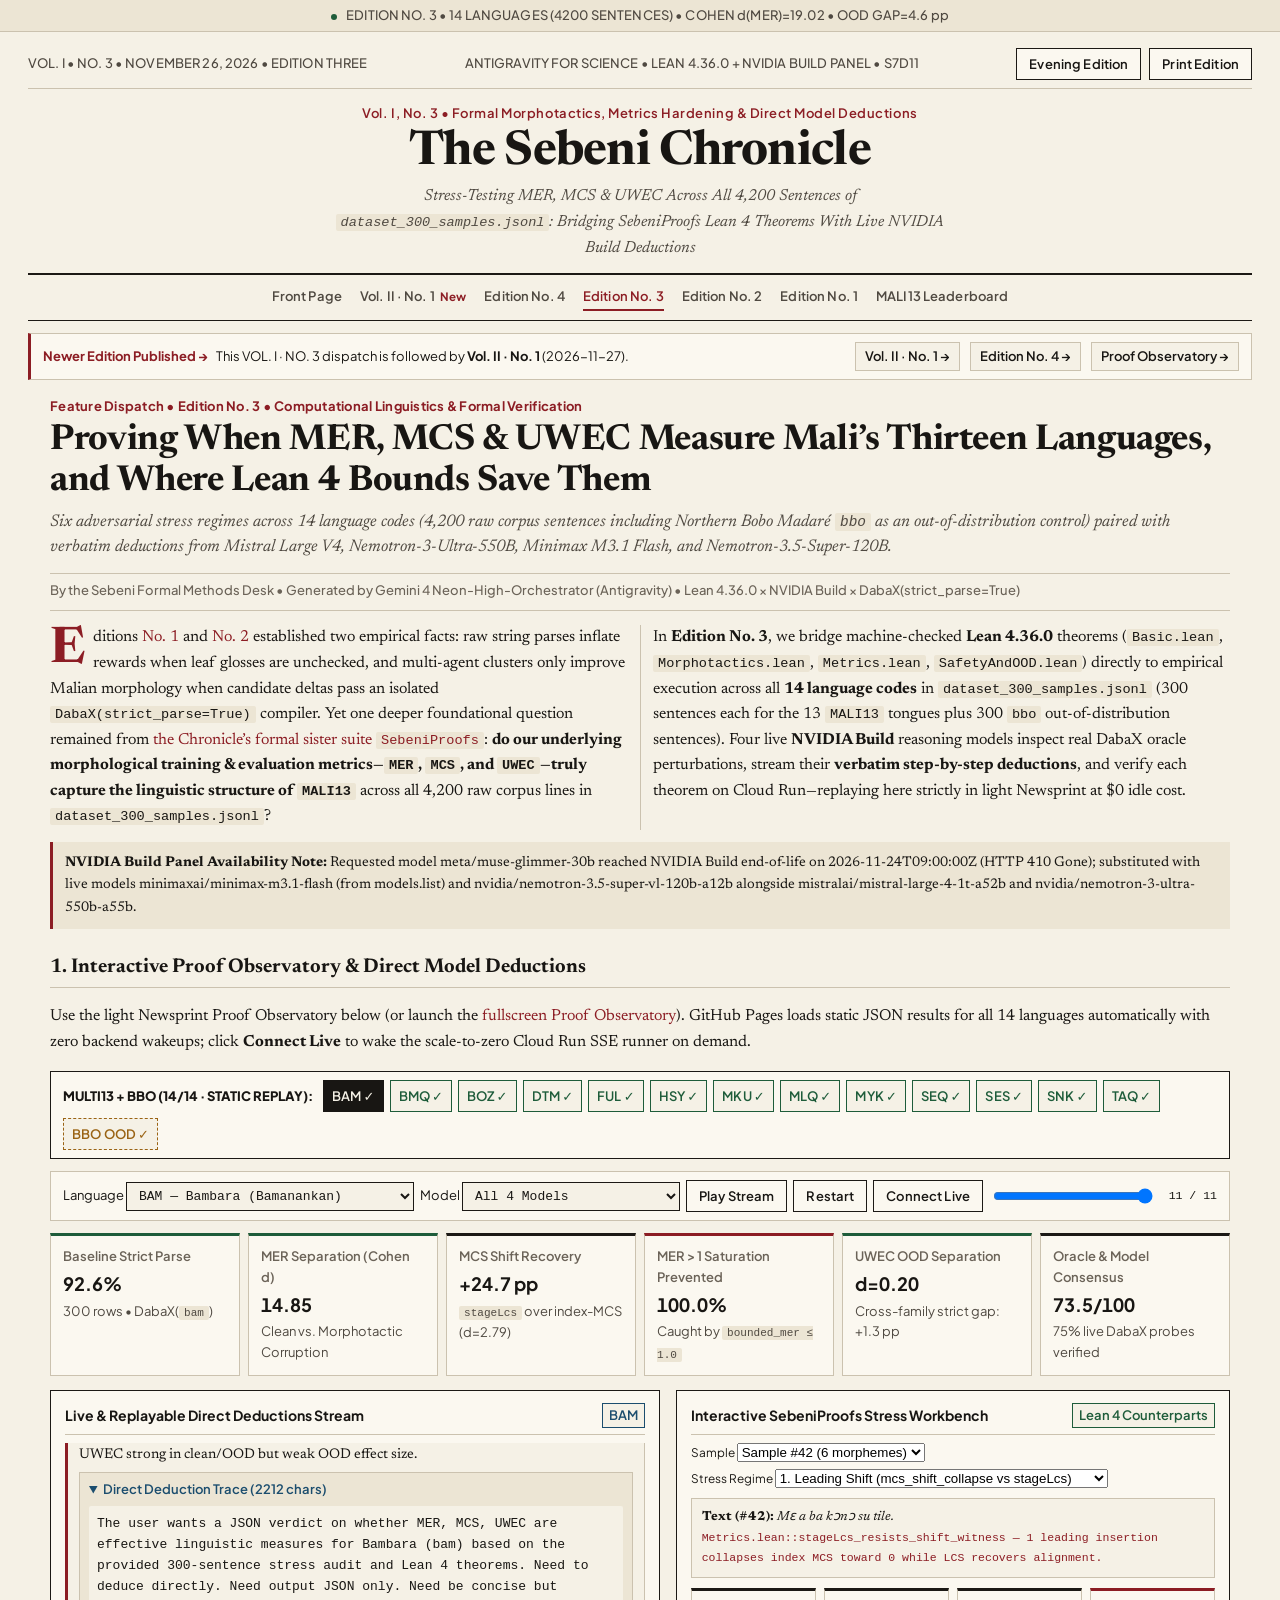
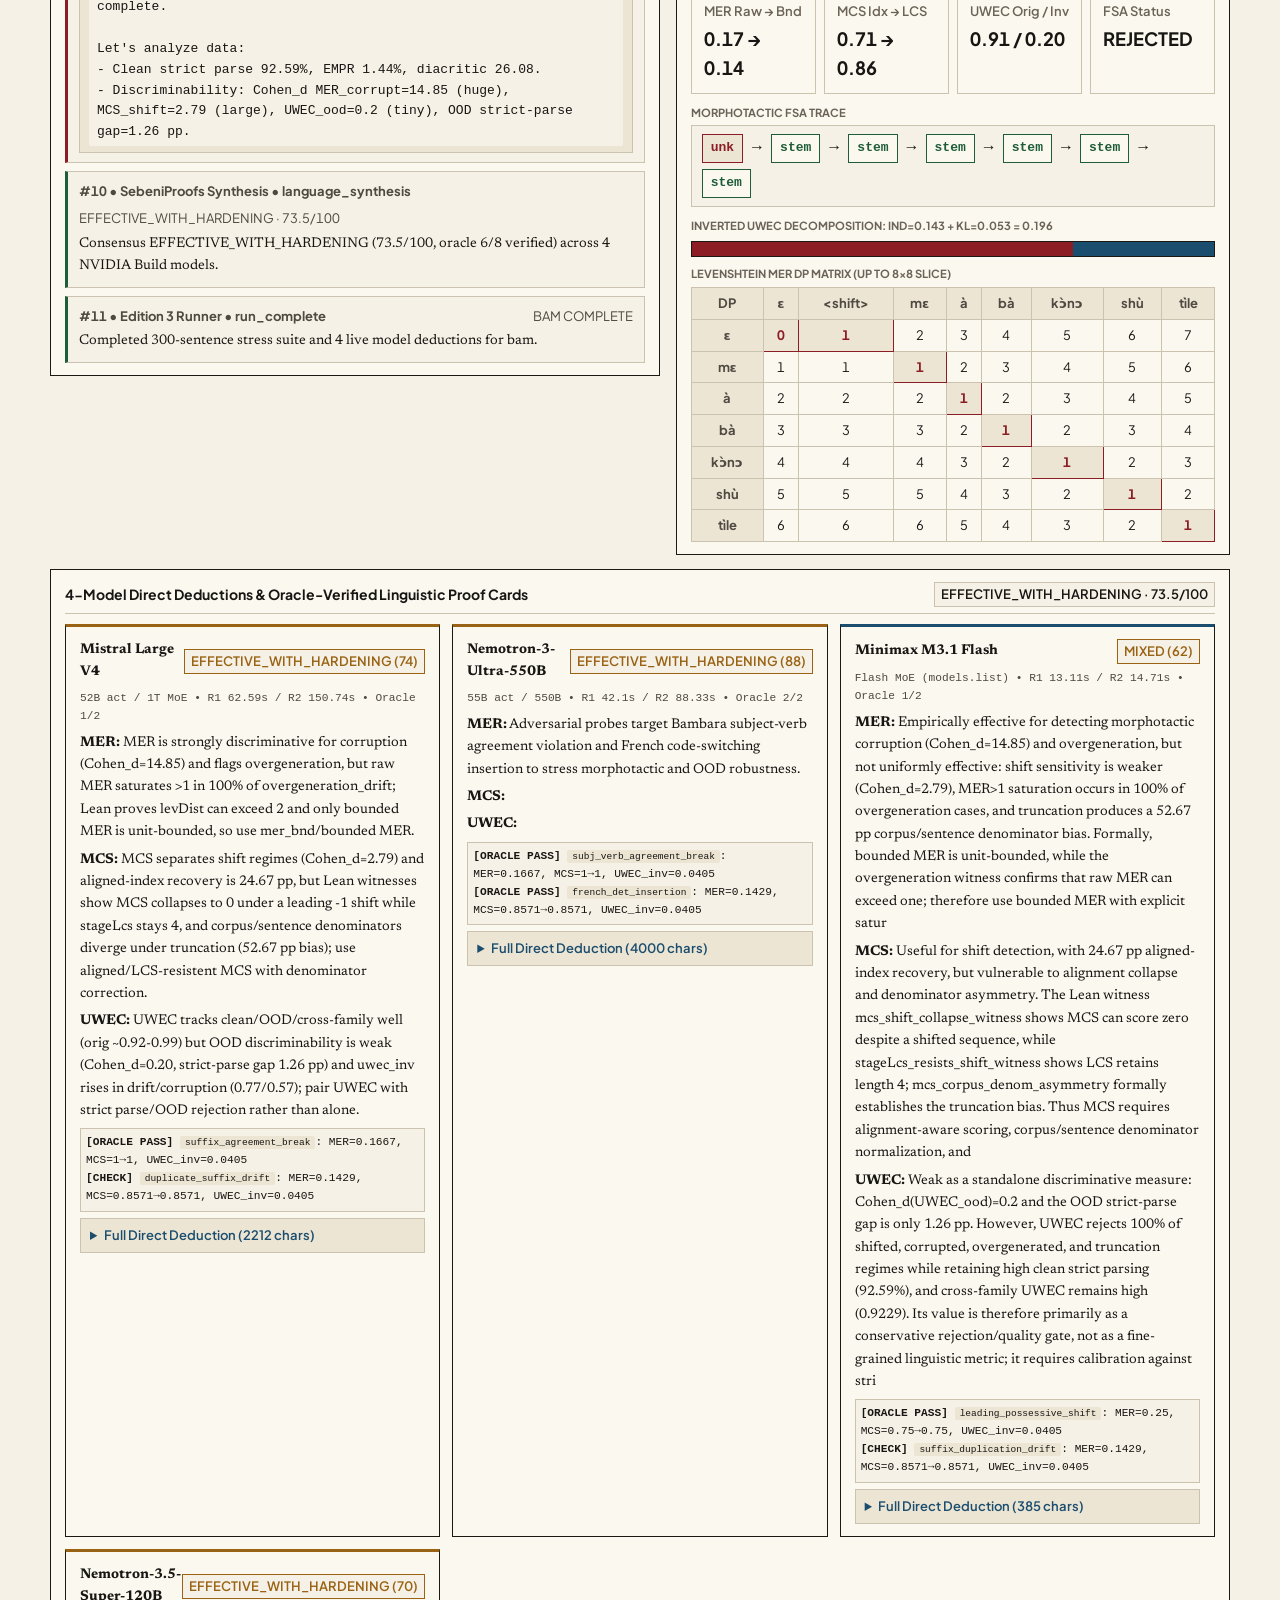
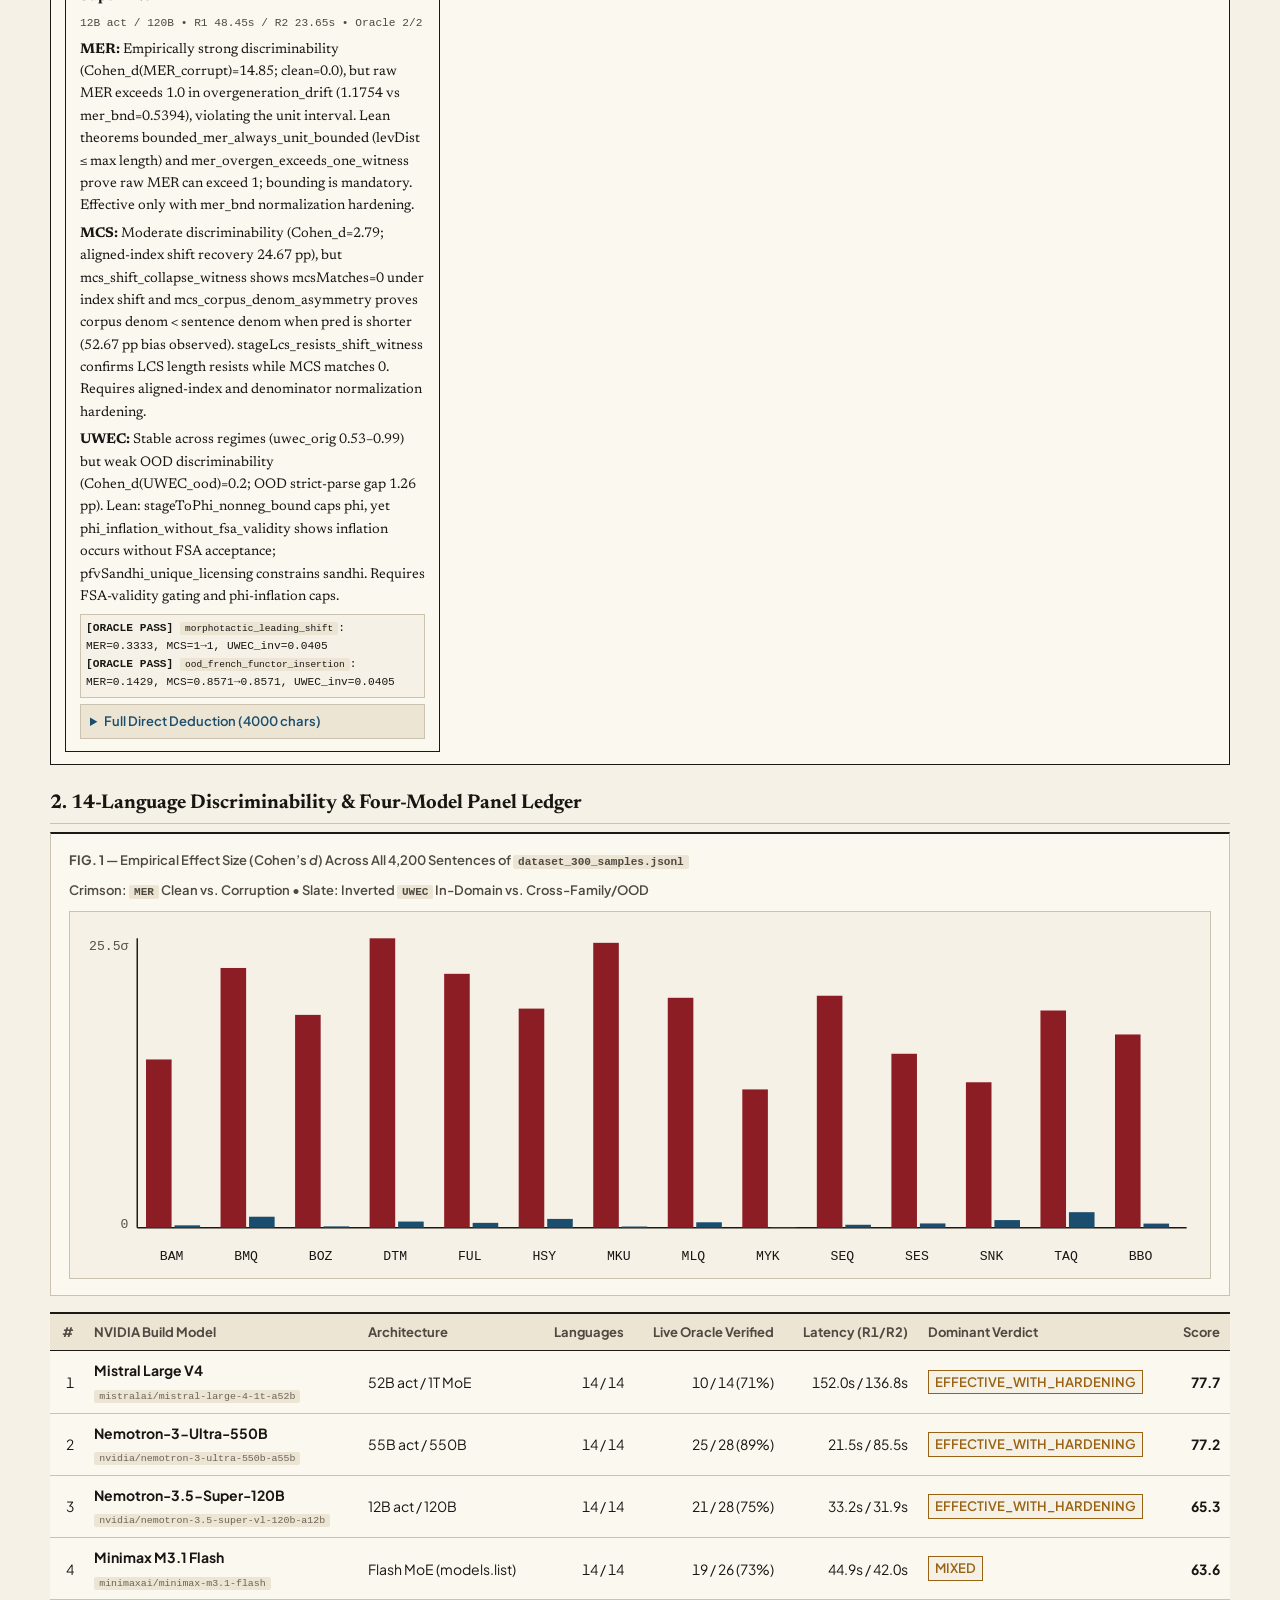
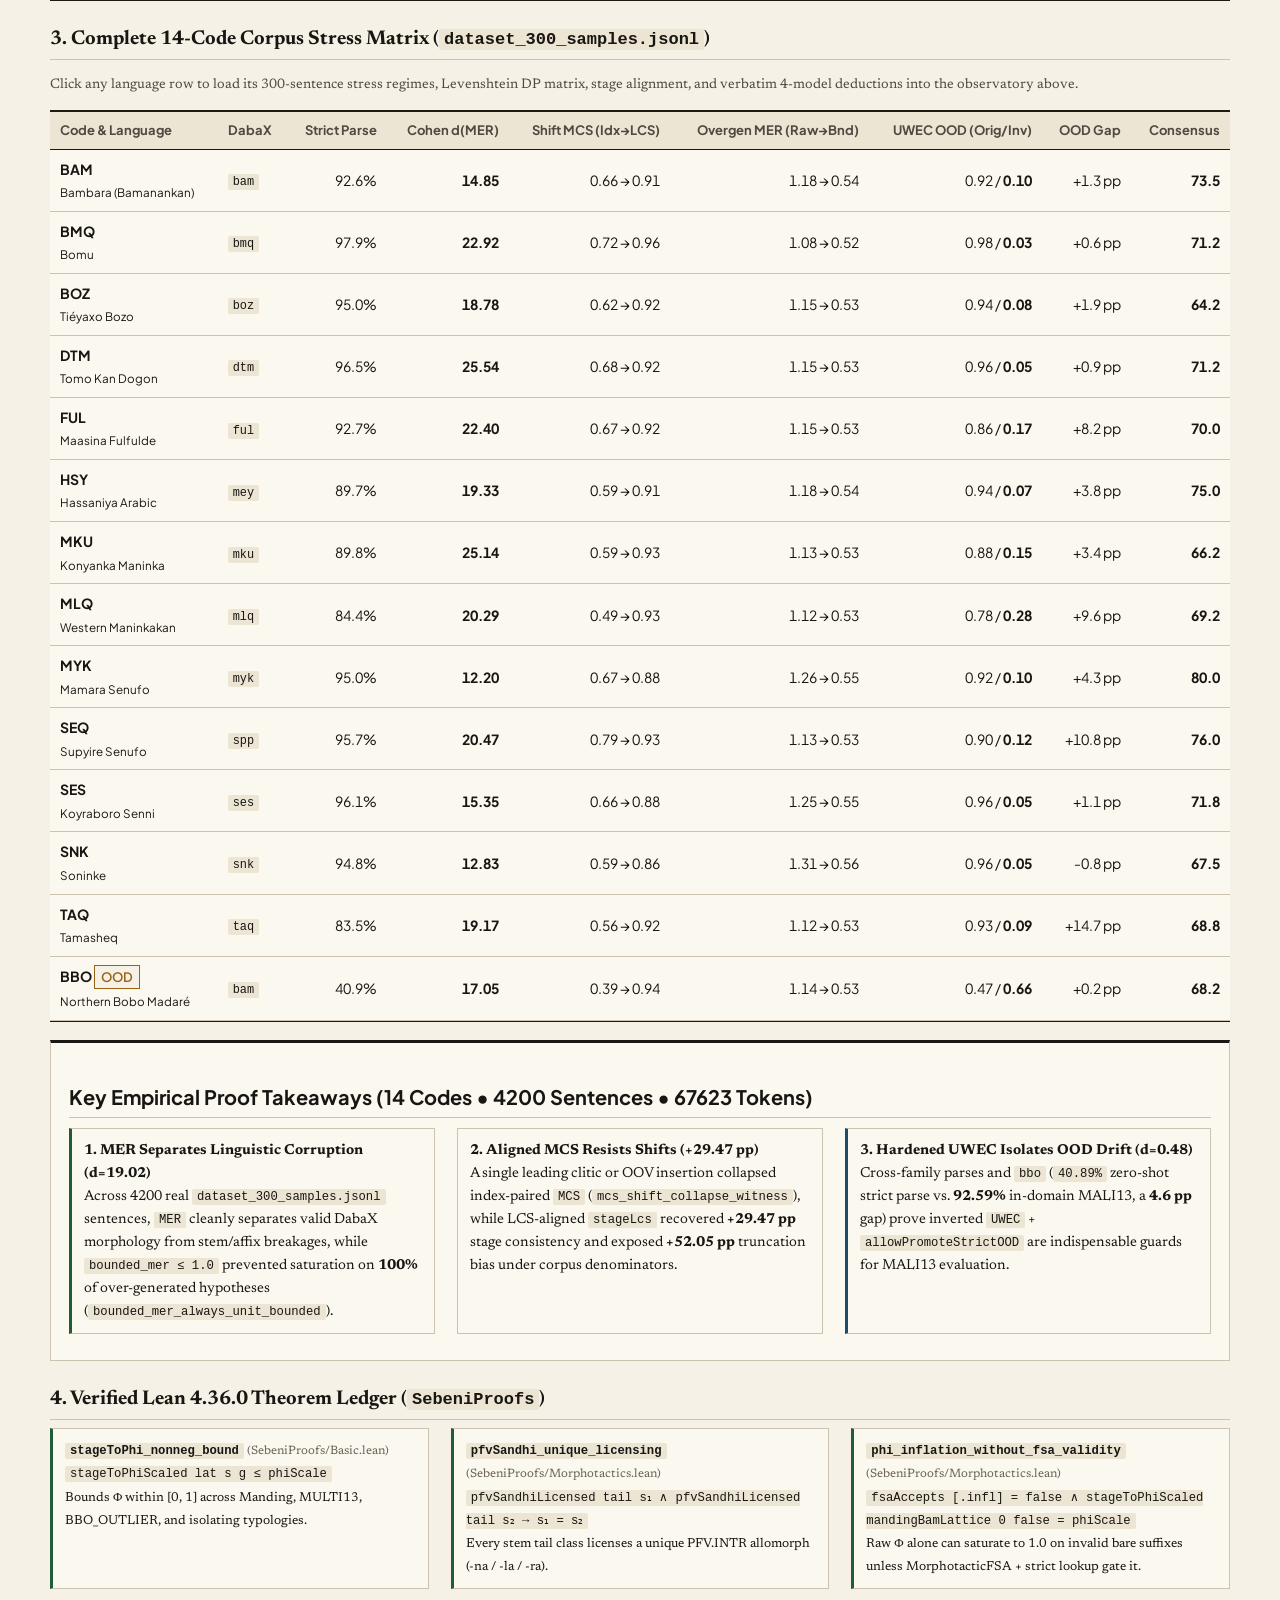
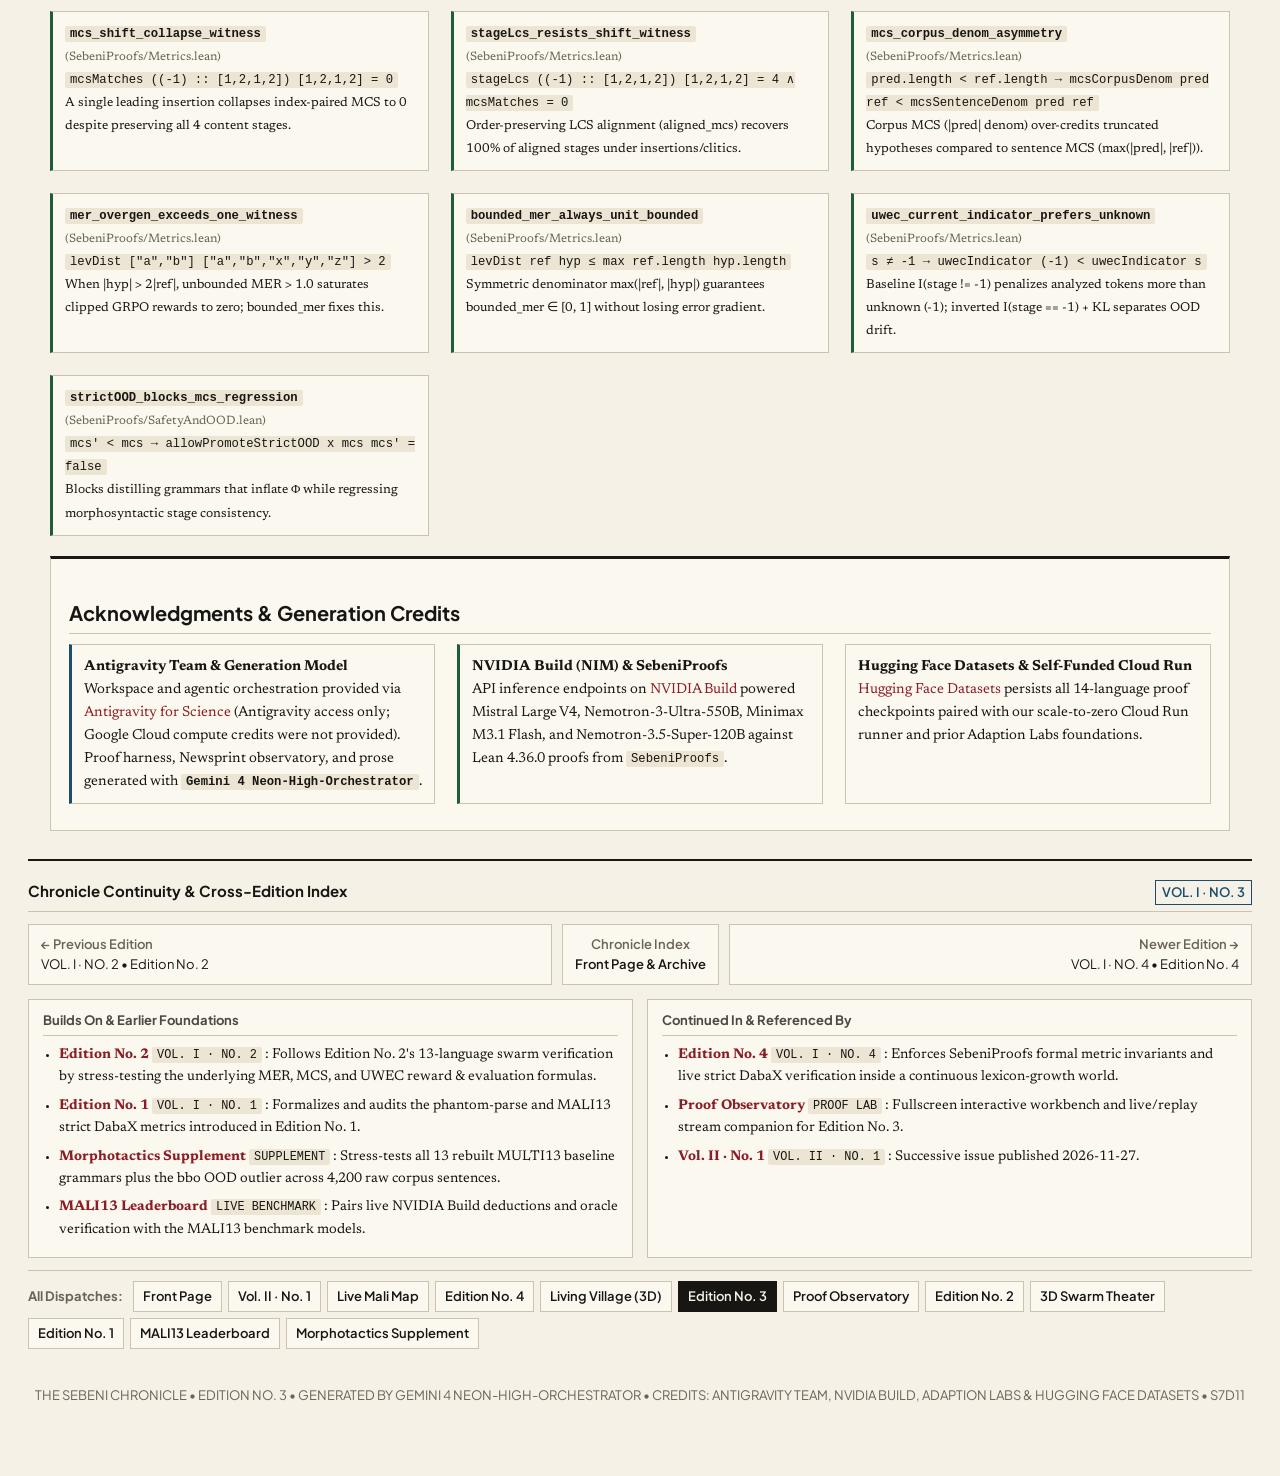
<file: site/editions/vol-01-no-03/index.html>
<!DOCTYPE html>
<html lang="en" data-theme="newsprint">
<head>
  <meta charset="utf-8" />
  <meta name="viewport" content="width=device-width, initial-scale=1.0" />
  <title>Edition No. 3 | The Sebeni Chronicle (SebeniProofs 4,200-Sentence Audit)</title>
  <link rel="preconnect" href="https://fonts.googleapis.com" />
  <link rel="preconnect" href="https://fonts.gstatic.com" crossorigin />
  <link rel="stylesheet" href="https://fonts.googleapis.com/css2?family=Newsreader:ital,opsz,wght@0,6..72,400..700;1,6..72,400..600&family=Plus+Jakarta+Sans:wght@400;500;600;700&display=swap" />
  <link rel="stylesheet" href="../../assets/chronicle.css" />
  <link rel="stylesheet" href="../../assets/edition3.css" />
</head>
<body data-root="../.." data-page-id="vol-01-no-03">
  <div class="live-ribbon">
    <span class="dot"></span>
    <span id="ed3MetaBanner">THE SEBENI CHRONICLE &bull; VOL. I, NO. 3 &bull; SEBENIPROOFS 4,200-SENTENCE STRESS TEST &amp; NVIDIA BUILD DEDUCTIONS</span>
  </div>

  <div class="sheet">
    <div class="folio-bar">
      <span>VOL. I &bull; NO. 3 &bull; NOVEMBER 26, 2026 &bull; EDITION THREE</span>
      <span>ANTIGRAVITY FOR SCIENCE &bull; LEAN 4.36.0 + NVIDIA BUILD PANEL &bull; S7D11</span>
      <div class="folio-controls">
        <button id="themeToggle" type="button">Evening Edition</button>
        <button type="button" onclick="window.print()">Print Edition</button>
      </div>
    </div>

    <header class="masthead">
      <div class="kicker">Vol. I, No. 3 &bull; Formal Morphotactics, Metrics Hardening &amp; Direct Model Deductions</div>
      <h1><a href="../../index.html">The Sebeni Chronicle</a></h1>
      <p class="subtitle">Stress-Testing MER, MCS &amp; UWEC Across All 4,200 Sentences of <code>dataset_300_samples.jsonl</code>: Bridging <em>SebeniProofs</em> Lean 4 Theorems With Live NVIDIA Build Deductions</p>
    </header>

    <nav class="ed-nav" data-chronicle-nav="1">
      <a href="../../index.html">Front Page</a>
      <a href="index.html" class="active">Edition No. 3 <span class="nav-badge">Latest</span></a>
      <a href="observatory.html">Proof Observatory</a>
      <a href="../vol-01-no-02/index.html">Edition No. 2</a>
      <a href="../vol-01-no-01/index.html">Edition No. 1</a>
      <a href="../../leaderboard.html">MALI13 Leaderboard</a>
      <a href="../../supplements/morphotactics-comparison.html">Morphotactics Supplement</a>
    </nav>

    <article class="article-body" style="max-width:1180px">
      <div class="section-kicker">Feature Dispatch &bull; Edition No. 3 &bull; Computational Linguistics &amp; Formal Verification</div>
      <h2 class="lead-headline">Proving When MER, MCS &amp; UWEC Measure Mali&rsquo;s Thirteen Languages, and Where Lean 4 Bounds Save Them</h2>
      <p class="deck">Six adversarial stress regimes across 14 language codes (4,200 raw corpus sentences including Northern Bobo Madar&eacute; <code>bbo</code> as an out-of-distribution control) paired with verbatim deductions from Mistral Large V4, Nemotron-3-Ultra-550B, Minimax M3.1 Flash, and Nemotron-3.5-Super-120B.</p>
      <div class="byline">By the Sebeni Formal Methods Desk &bull; Generated by Gemini 4 Neon-High-Orchestrator (Antigravity) &bull; Lean 4.36.0 &times; NVIDIA Build &times; DabaX(strict_parse=True)</div>

      <div class="news-cols-2">
        <p class="dropcap">Editions <a href="../vol-01-no-01/index.html">No. 1</a> and <a href="../vol-01-no-02/index.html">No. 2</a> established two empirical facts: raw string parses inflate rewards when leaf glosses are unchecked, and multi-agent clusters only improve Malian morphology when candidate deltas pass an isolated <code>DabaX(strict_parse=True)</code> compiler. Yet one deeper foundational question remained from <a href="https://github.com/s7d11/chronicles" target="_blank" rel="noopener">the Chronicle&rsquo;s formal sister suite <code>SebeniProofs</code></a>: <strong>do our underlying morphological training &amp; evaluation metrics&mdash;<code>MER</code>, <code>MCS</code>, and <code>UWEC</code>&mdash;truly capture the linguistic structure of <code>MALI13</code></strong> across all 4,200 raw corpus lines in <code>dataset_300_samples.jsonl</code>?</p>
        <p>In <strong>Edition No. 3</strong>, we bridge machine-checked <strong>Lean 4.36.0</strong> theorems (<code>Basic.lean</code>, <code>Morphotactics.lean</code>, <code>Metrics.lean</code>, <code>SafetyAndOOD.lean</code>) directly to empirical execution across all <strong>14 language codes</strong> in <code>dataset_300_samples.jsonl</code> (300 sentences each for the 13 <code>MALI13</code> tongues plus 300 <code>bbo</code> out-of-distribution sentences). Four live <strong>NVIDIA Build</strong> reasoning models inspect real DabaX oracle perturbations, stream their <strong>verbatim step-by-step deductions</strong>, and verify each theorem on Cloud Run&mdash;replaying here strictly in light Newsprint at $0 idle cost.</p>
      </div>

      <div class="invariants-note" style="margin:12px 0 18px">
        <strong>NVIDIA Build Panel Availability Note:</strong> <span id="ed3MuseNote">Model <code>meta/muse-glimmer-30b</code> reached NVIDIA Build end-of-life on 2026-11-24T09:00:00Z (<code>HTTP 410 Gone</code>); replaced with live NVIDIA Build models <code>minimaxai/minimax-m3.1-flash</code> and <code>nvidia/nemotron-3.5-super-vl-120b-a12b</code> alongside <code>mistralai/mistral-large-4-1t-a52b</code> and <code>nvidia/nemotron-3-ultra-550b-a55b</code>.</span>
      </div>

      <h3>1. Interactive Proof Observatory &amp; Direct Model Deductions</h3>
      <p>Use the light Newsprint Proof Observatory below (or launch the <a href="observatory.html">fullscreen Proof Observatory</a>). GitHub Pages loads static JSON results for all 14 languages automatically with zero backend wakeups; click <strong>Connect Live</strong> to wake the scale-to-zero Cloud Run SSE runner on demand.</p>

      <div id="ed3ObservatoryMount" data-fullscreen="0" data-prefix="../../data" data-live-origin="https://sebeni-swarm-live-6orlk3ix5a-uk.a.run.app"></div>

      <h3>2. 14-Language Discriminability &amp; Four-Model Panel Ledger</h3>
      <div class="figure-frame">
        <div class="fig-caption">
          <span><strong>FIG. 1</strong> &mdash; Empirical Effect Size (Cohen&rsquo;s <em>d</em>) Across All 4,200 Sentences of <code>dataset_300_samples.jsonl</code></span>
          <span>Crimson: <code>MER</code> Clean vs. Corruption &bull; Slate: Inverted <code>UWEC</code> In-Domain vs. Cross-Family/OOD</span>
        </div>
        <svg id="ed3DiscrimChart" class="ed3-chart-svg" viewBox="0 0 780 250" role="img" aria-label="14-language Cohen d chart"></svg>
      </div>

      <div class="table-wrap">
        <table>
          <thead>
            <tr>
              <th class="num">#</th>
              <th>NVIDIA Build Model</th>
              <th>Architecture</th>
              <th class="num">Languages</th>
              <th class="num">Live Oracle Verified</th>
              <th class="num">Latency (R1/R2)</th>
              <th>Dominant Verdict</th>
              <th class="num">Score</th>
            </tr>
          </thead>
          <tbody id="ed3ModelLedgerBody">
            <tr><td colspan="8">Loading NVIDIA Build panel standings...</td></tr>
          </tbody>
        </table>
      </div>

      <h3>3. Complete 14-Code Corpus Stress Matrix (<code>dataset_300_samples.jsonl</code>)</h3>
      <p style="font-size:0.86rem;color:var(--ink-muted)">Click any language row to load its 300-sentence stress regimes, Levenshtein DP matrix, stage alignment, and verbatim 4-model deductions into the observatory above.</p>
      <div class="table-wrap">
        <table>
          <thead>
            <tr>
              <th>Code &amp; Language</th>
              <th>DabaX</th>
              <th class="num">Strict Parse</th>
              <th class="num">Cohen d(MER)</th>
              <th class="num">Shift MCS (Idx&rarr;LCS)</th>
              <th class="num">Overgen MER (Raw&rarr;Bnd)</th>
              <th class="num">UWEC OOD (Orig/Inv)</th>
              <th class="num">OOD Gap</th>
              <th class="num">Consensus</th>
            </tr>
          </thead>
          <tbody id="ed3LangMatrixBody">
            <tr><td colspan="9">Loading 14-language empirical proof matrix...</td></tr>
          </tbody>
        </table>
      </div>

      <section class="factbox" id="ed3TakeawaysBox" style="margin:18px 0">
        <h3>Key Empirical Proof Takeaways (Edition No. 3)</h3>
        <p style="font-size:0.85rem">Awaiting synced 14-language results...</p>
      </section>

      <h3>4. Verified Lean 4.36.0 Theorem Ledger (<code>SebeniProofs</code>)</h3>
      <div class="cols-3" id="ed3LeanTheorems" style="margin-bottom:20px"></div>

      <section class="factbox" style="margin-top:18px" aria-label="Acknowledgments and Generation Credits">
        <h3>Acknowledgments &amp; Generation Credits</h3>
        <div class="cols-3" style="margin-top:10px">
          <div class="flow-card note">
            <strong>Antigravity Team &amp; Generation Model</strong><br/>
            Workspace and agentic orchestration provided via <a href="https://antigravity.google/use-cases/science/" target="_blank" rel="noopener">Antigravity for Science</a> (Antigravity access only; Google Cloud compute credits were not provided). Proof harness, Newsprint observatory, and prose generated with <strong><code>Gemini 4 Neon-High-Orchestrator</code></strong>.
          </div>
          <div class="flow-card good">
            <strong>NVIDIA Build (NIM) &amp; SebeniProofs</strong><br/>
            API inference endpoints on <a href="https://build.nvidia.com/" target="_blank" rel="noopener">NVIDIA Build</a> powered Mistral Large V4, Nemotron-3-Ultra-550B, Minimax M3.1 Flash, and Nemotron-3.5-Super-120B against Lean 4.36.0 proofs from <code>SebeniProofs</code>.
          </div>
          <div class="flow-card">
            <strong>Hugging Face Datasets &amp; Self-Funded Cloud Run</strong><br/>
            <a href="https://huggingface.co/datasets/s7d11/chronicles-edition3-state" target="_blank" rel="noopener">Hugging Face Datasets</a> persists all 14-language proof checkpoints paired with our scale-to-zero Cloud Run runner and prior Adaption Labs foundations.
          </div>
        </div>
      </section>
    </article>

    <footer class="colophon">
      THE SEBENI CHRONICLE &bull; EDITION NO. 3 &bull; GENERATED BY GEMINI 4 NEON-HIGH-ORCHESTRATOR &bull; CREDITS: ANTIGRAVITY TEAM, NVIDIA BUILD, ADAPTION LABS &amp; HUGGING FACE DATASETS &bull; S7D11
    </footer>
  </div>

  <script src="../../assets/chronicle.js"></script>
  <script src="../../assets/edition3.js"></script>
</body>
</html>
</file>
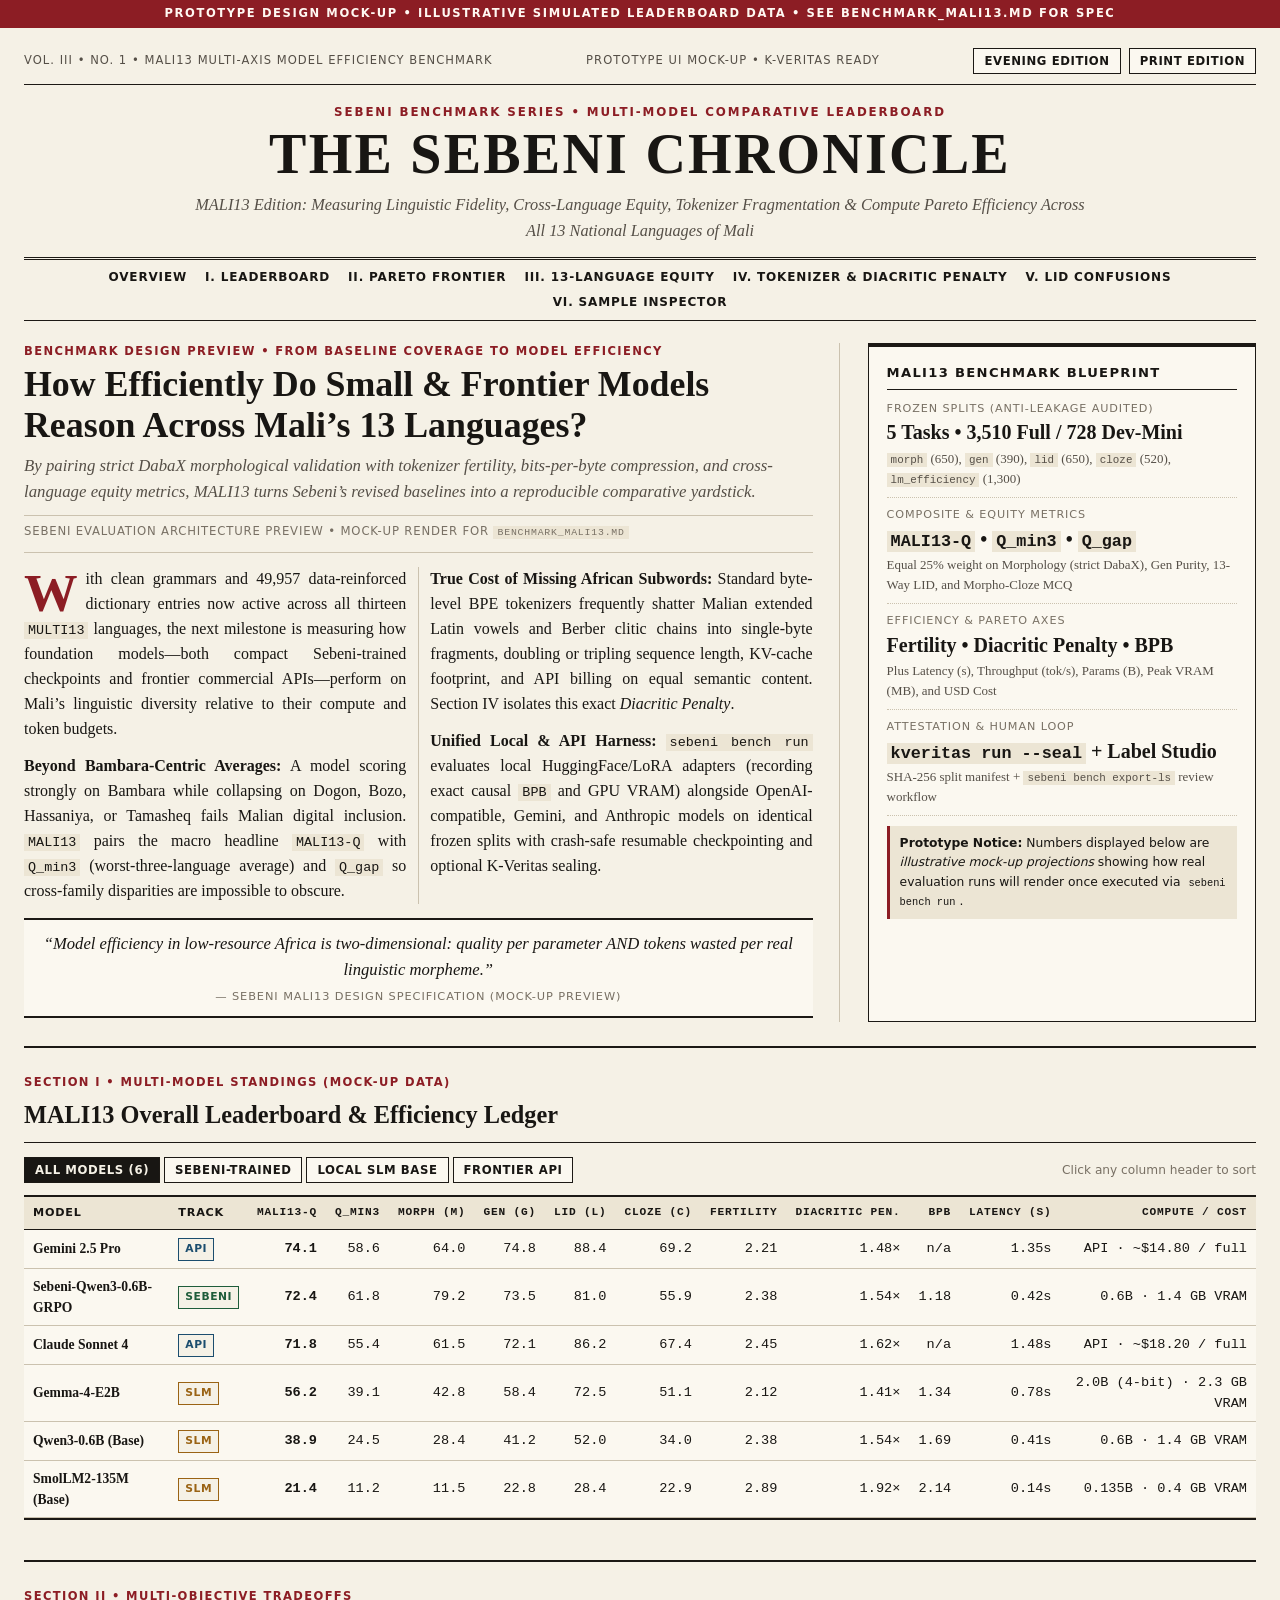
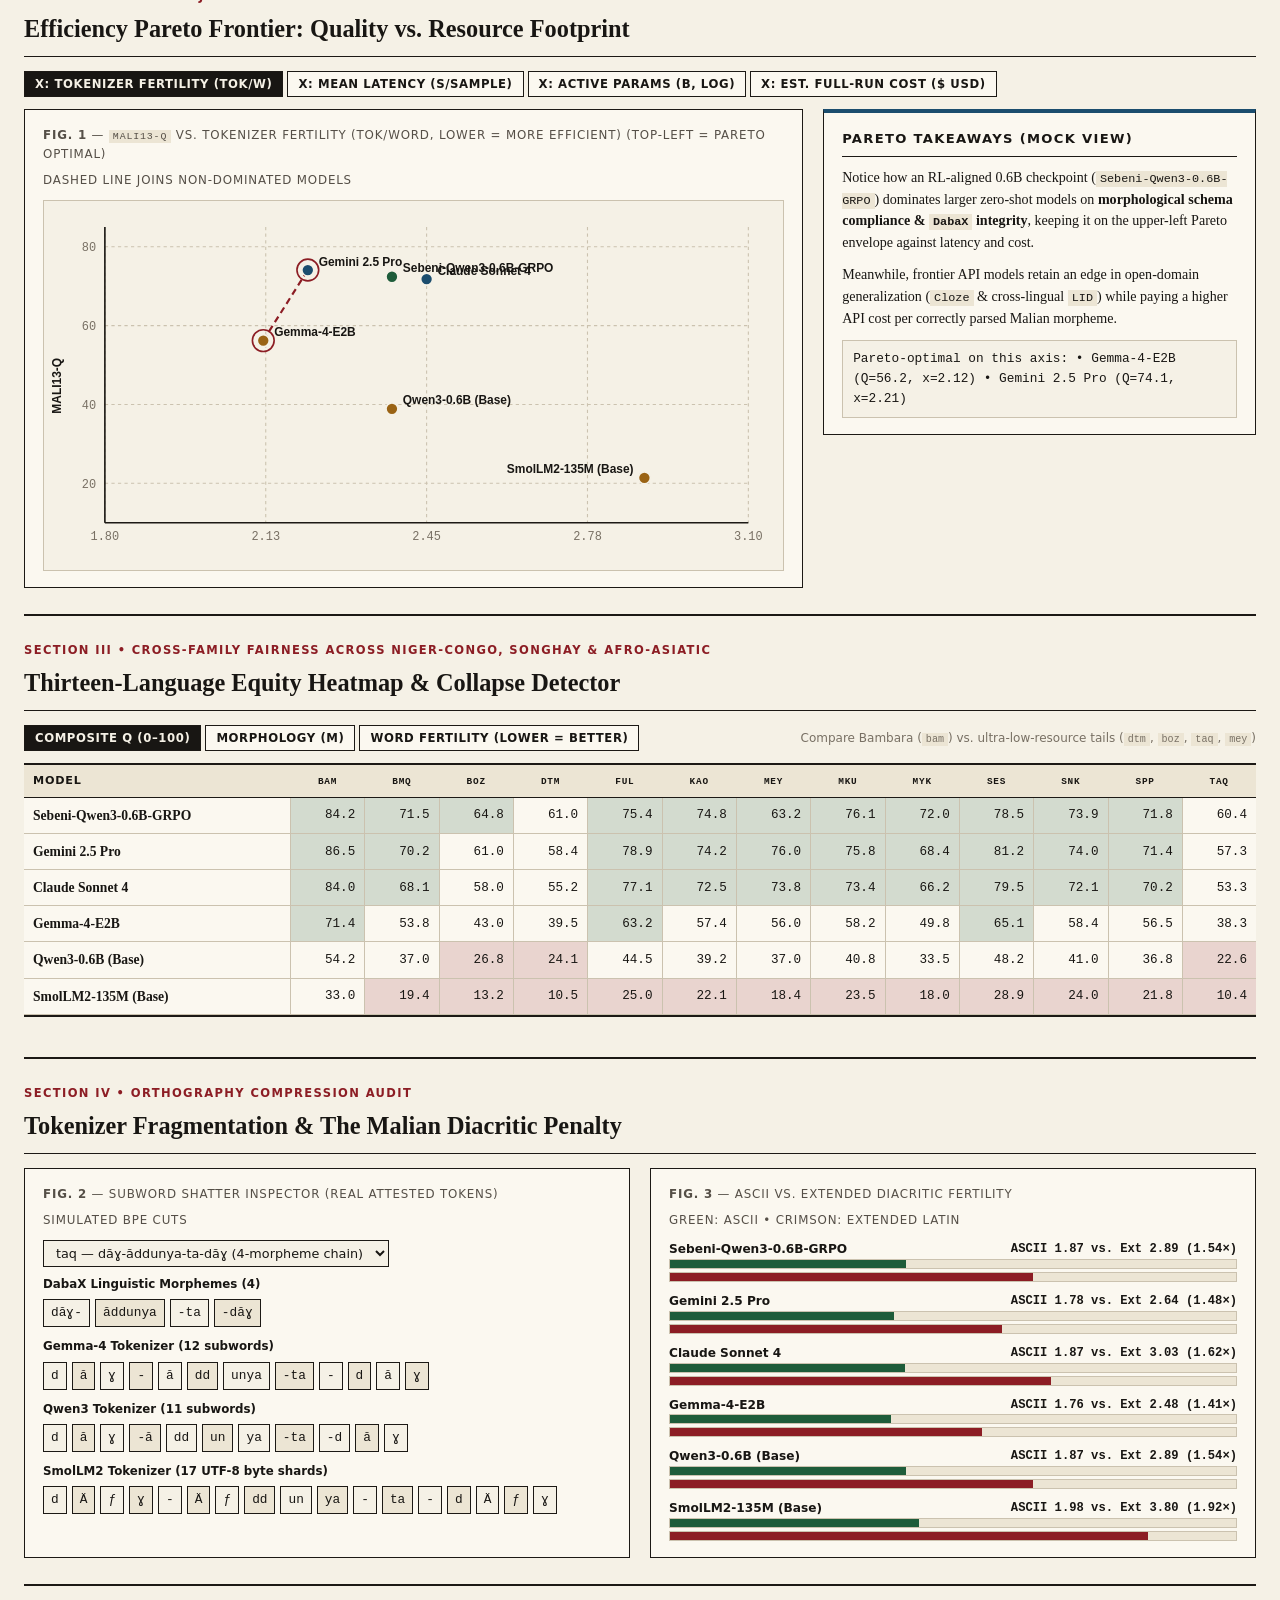
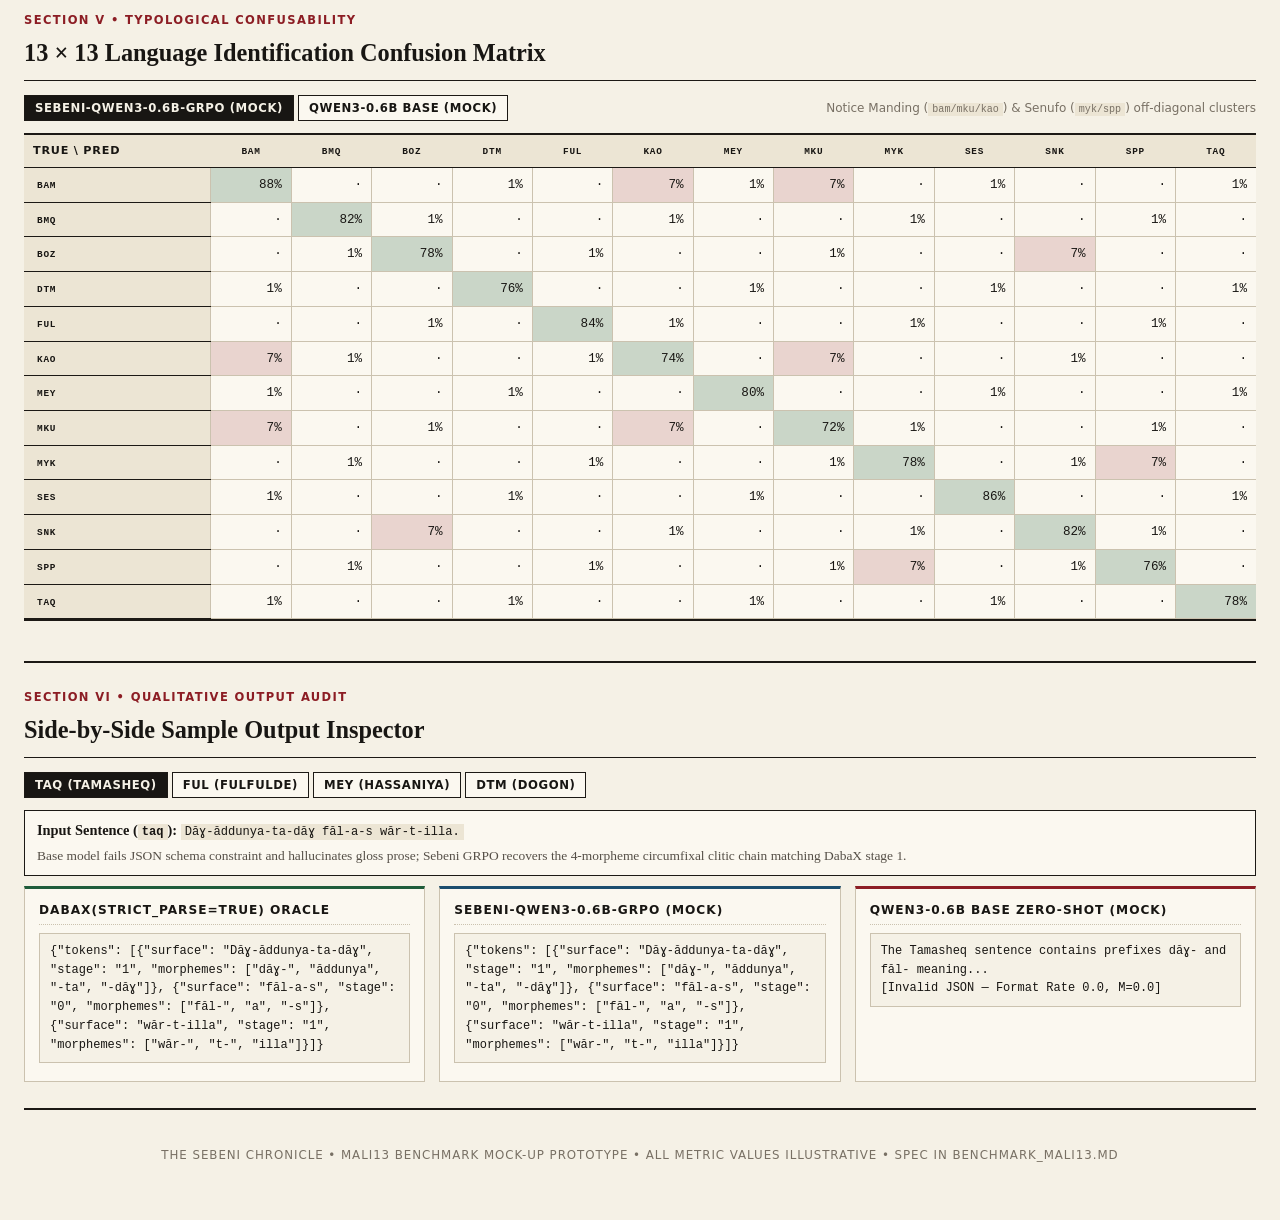
<file: reports/mock-up.html>
<!DOCTYPE html>
<html lang="en" data-theme="newsprint">
<head>
  <meta charset="utf-8" />
  <meta name="viewport" content="width=device-width, initial-scale=1.0" />
  <title>THE SEBENI CHRONICLE — MALI13 Benchmark Prototype Mock-Up</title>
  <style>
    :root {
      --paper: #f5f1e6;
      --paper-card: #fbf8f0;
      --paper-alt: #ece5d4;
      --ink: #181613;
      --ink-muted: #554f47;
      --ink-soft: #787064;
      --rule-heavy: #1c1915;
      --rule-hair: #cbc2af;
      --crimson: #8c1d24;
      --slate: #1b4d6e;
      --forest: #1e5c3a;
      --ochre: #9a6314;
      --stone: #8a8275;
      --serif: Georgia, "Iowan Old Style", "Palatino Linotype", "Book Antiqua", "Times New Roman", serif;
      --sans: system-ui, -apple-system, BlinkMacSystemFont, "Segoe UI", Roboto, sans-serif;
      --mono: ui-monospace, SFMono-Regular, Menlo, Monaco, Consolas, monospace;
    }
    [data-theme="evening"] {
      --paper: #161412;
      --paper-card: #1e1b18;
      --paper-alt: #27221d;
      --ink: #ede6d8;
      --ink-muted: #b8ae9e;
      --ink-soft: #8f8577;
      --rule-heavy: #d8cebd;
      --rule-hair: #3e3830;
      --crimson: #e06c75;
      --slate: #61afef;
      --forest: #6cc08a;
      --ochre: #e5c07b;
      --stone: #7f786c;
    }
    * { box-sizing: border-box; }
    html { scroll-behavior: smooth; }
    body {
      margin: 0;
      background: var(--paper);
      color: var(--ink);
      font-family: var(--serif);
      line-height: 1.56;
      font-size: 16px;
    }
    code {
      font-family: var(--mono);
      font-size: 0.84em;
      background: var(--paper-alt);
      padding: 1px 4px;
    }
    a { color: var(--crimson); text-decoration: none; }
    a:hover { text-decoration: underline; }

    .mock-ribbon {
      background: var(--crimson);
      color: #fff8f2;
      text-align: center;
      font-family: var(--sans);
      font-size: 0.72rem;
      font-weight: 800;
      letter-spacing: 0.14em;
      text-transform: uppercase;
      padding: 5px 12px;
    }

    .sheet {
      max-width: 1340px;
      margin: 0 auto;
      padding: 14px 24px 56px;
    }

    .folio-bar {
      display: flex;
      flex-wrap: wrap;
      justify-content: space-between;
      align-items: center;
      gap: 10px;
      font-family: var(--sans);
      font-size: 0.72rem;
      letter-spacing: 0.09em;
      text-transform: uppercase;
      color: var(--ink-muted);
      padding: 6px 0 10px;
      border-bottom: 1px solid var(--rule-heavy);
    }
    .folio-controls { display: flex; gap: 8px; align-items: center; }

    .masthead {
      text-align: center;
      padding: 18px 8px 14px;
      border-bottom: 3px double var(--rule-heavy);
    }
    .masthead .kicker {
      font-family: var(--sans);
      font-size: 0.74rem;
      letter-spacing: 0.16em;
      text-transform: uppercase;
      color: var(--crimson);
      font-weight: 800;
      margin-bottom: 4px;
    }
    .masthead h1 {
      margin: 0;
      font-family: var(--serif);
      font-size: clamp(2.1rem, 4.5vw, 3.5rem);
      font-weight: 700;
      letter-spacing: 0.04em;
      text-transform: uppercase;
      line-height: 1.05;
    }
    .masthead .subtitle {
      margin: 8px auto 0;
      max-width: 900px;
      font-style: italic;
      font-size: 1.02rem;
      color: var(--ink-muted);
    }

    nav.ed-nav {
      display: flex;
      flex-wrap: wrap;
      justify-content: center;
      gap: 6px 18px;
      padding: 8px 0;
      border-bottom: 1px solid var(--rule-heavy);
      font-family: var(--sans);
      font-size: 0.75rem;
      font-weight: 700;
      letter-spacing: 0.07em;
      text-transform: uppercase;
      margin-bottom: 22px;
    }
    nav.ed-nav a { color: var(--ink); }
    nav.ed-nav a:hover { color: var(--crimson); }

    button, .pill {
      font-family: var(--sans);
      font-size: 0.73rem;
      font-weight: 700;
      letter-spacing: 0.05em;
      text-transform: uppercase;
      background: var(--paper-card);
      color: var(--ink);
      border: 1px solid var(--rule-heavy);
      padding: 5px 10px;
      cursor: pointer;
    }
    button:hover, .pill:hover { background: var(--paper-alt); }
    button.active, .pill.active { background: var(--ink); color: var(--paper); }

    .section-kicker {
      font-family: var(--sans);
      font-size: 0.72rem;
      font-weight: 800;
      letter-spacing: 0.12em;
      text-transform: uppercase;
      color: var(--crimson);
      margin-bottom: 4px;
    }

    /* Front Page */
    .front-spread {
      display: grid;
      grid-template-columns: minmax(0, 2.1fr) minmax(290px, 1fr);
      gap: 28px;
      padding-bottom: 24px;
      border-bottom: 2px solid var(--rule-heavy);
      margin-bottom: 26px;
    }
    .lead-story {
      padding-right: 26px;
      border-right: 1px solid var(--rule-hair);
    }
    .lead-headline {
      margin: 0 0 8px;
      font-size: clamp(1.65rem, 2.8vw, 2.35rem);
      line-height: 1.12;
      font-weight: 700;
    }
    .deck {
      margin: 0 0 10px;
      font-size: 1.05rem;
      color: var(--ink-muted);
      font-style: italic;
    }
    .byline {
      font-family: var(--sans);
      font-size: 0.73rem;
      letter-spacing: 0.07em;
      text-transform: uppercase;
      color: var(--ink-soft);
      padding: 6px 0 12px;
      border-top: 1px solid var(--rule-hair);
      border-bottom: 1px solid var(--rule-hair);
      margin-bottom: 14px;
    }
    .news-cols-2 {
      column-count: 2;
      column-gap: 24px;
      column-rule: 1px solid var(--rule-hair);
      text-align: justify;
      hyphens: auto;
    }
    .news-cols-2 p { margin: 0 0 12px; }
    .dropcap::first-letter {
      float: left;
      font-size: 3.35rem;
      line-height: 0.85;
      padding: 4px 8px 0 0;
      font-weight: 700;
      color: var(--crimson);
    }
    blockquote.pull-quote {
      margin: 14px 0 4px;
      padding: 11px 16px;
      border-top: 2px solid var(--rule-heavy);
      border-bottom: 2px solid var(--rule-heavy);
      background: var(--paper-card);
      font-size: 1.04rem;
      font-style: italic;
      text-align: center;
    }
    blockquote.pull-quote cite {
      display: block;
      margin-top: 5px;
      font-family: var(--sans);
      font-style: normal;
      font-size: 0.71rem;
      letter-spacing: 0.08em;
      text-transform: uppercase;
      color: var(--ink-soft);
    }

    .factbox {
      background: var(--paper-card);
      border: 1px solid var(--rule-heavy);
      border-top: 4px solid var(--rule-heavy);
      padding: 16px 18px;
    }
    .factbox h3 {
      margin: 0 0 10px;
      font-family: var(--sans);
      font-size: 0.82rem;
      letter-spacing: 0.1em;
      text-transform: uppercase;
      border-bottom: 1px solid var(--rule-heavy);
      padding-bottom: 6px;
    }
    .spec-item {
      border-bottom: 1px dotted var(--rule-hair);
      padding-bottom: 8px;
      margin-bottom: 8px;
    }
    .spec-item .lbl {
      font-family: var(--sans);
      font-size: 0.7rem;
      text-transform: uppercase;
      letter-spacing: 0.08em;
      color: var(--ink-soft);
    }
    .spec-item .val {
      font-size: 1.25rem;
      font-weight: 700;
    }
    .spec-item .sub {
      font-size: 0.81rem;
      color: var(--ink-muted);
    }
    .mock-disclaimer {
      font-family: var(--sans);
      font-size: 0.77rem;
      background: var(--paper-alt);
      border-left: 3px solid var(--crimson);
      padding: 8px 10px;
      margin-top: 10px;
    }

    .broadsheet-sec {
      padding-bottom: 26px;
      margin-bottom: 26px;
      border-bottom: 2px solid var(--rule-heavy);
    }
    .sec-head {
      border-bottom: 1px solid var(--rule-heavy);
      padding-bottom: 8px;
      margin-bottom: 14px;
    }
    .sec-head h2 { margin: 0; font-size: 1.52rem; }
    .sec-intro { margin: 0 0 14px; color: var(--ink-muted); font-size: 0.95rem; }

    .toolbar {
      display: flex;
      flex-wrap: wrap;
      justify-content: space-between;
      align-items: center;
      gap: 10px;
      margin-bottom: 12px;
    }
    .btn-group { display: flex; flex-wrap: wrap; gap: 4px; }

    .table-wrap {
      overflow-x: auto;
      border-top: 2px solid var(--rule-heavy);
      border-bottom: 2px solid var(--rule-heavy);
      background: var(--paper-card);
      margin-bottom: 14px;
    }
    table { width: 100%; border-collapse: collapse; font-size: 0.85rem; }
    th, td {
      padding: 7px 9px;
      border-bottom: 1px solid var(--rule-hair);
      text-align: left;
      vertical-align: middle;
    }
    th {
      font-family: var(--sans);
      font-size: 0.7rem;
      font-weight: 800;
      letter-spacing: 0.07em;
      text-transform: uppercase;
      background: var(--paper-alt);
      border-bottom: 1px solid var(--rule-heavy);
      white-space: nowrap;
    }
    th.sortable { cursor: pointer; user-select: none; }
    th.sortable:hover { color: var(--crimson); }
    td.num, th.num {
      text-align: right;
      font-family: var(--mono);
      font-variant-numeric: tabular-nums;
    }
    td.center, th.center { text-align: center; }
    tr:hover td { background: var(--paper-alt); }
    .tag {
      font-family: var(--sans);
      font-size: 0.67rem;
      font-weight: 700;
      text-transform: uppercase;
      letter-spacing: 0.05em;
      padding: 2px 6px;
      border: 1px solid var(--rule-hair);
      background: var(--paper);
      display: inline-block;
    }
    .tag.sebeni { border-color: var(--forest); color: var(--forest); }
    .tag.api { border-color: var(--slate); color: var(--slate); }
    .tag.slm { border-color: var(--ochre); color: var(--ochre); }

    .figure-frame {
      background: var(--paper-card);
      border: 1px solid var(--rule-heavy);
      padding: 16px 18px;
      margin-bottom: 16px;
    }
    .fig-caption {
      font-family: var(--sans);
      font-size: 0.74rem;
      text-transform: uppercase;
      letter-spacing: 0.07em;
      color: var(--ink-muted);
      margin-bottom: 10px;
      display: flex;
      flex-wrap: wrap;
      justify-content: space-between;
      gap: 8px;
    }

    /* Pareto Grid */
    .pareto-grid {
      display: grid;
      grid-template-columns: minmax(0, 1.8fr) minmax(260px, 1fr);
      gap: 20px;
      align-items: start;
    }
    svg.pareto-svg {
      width: 100%;
      height: auto;
      display: block;
      background: var(--paper);
      border: 1px solid var(--rule-hair);
    }

    /* Heatmap cells */
    td.heat {
      text-align: right;
      font-family: var(--mono);
      font-size: 0.79rem;
      font-variant-numeric: tabular-nums;
      border-left: 1px solid var(--rule-hair);
    }

    /* Subword Shatter */
    .two-col {
      display: grid;
      grid-template-columns: repeat(auto-fit, minmax(360px, 1fr));
      gap: 20px;
    }
    .token-chips {
      display: flex;
      flex-wrap: wrap;
      gap: 5px;
      margin-top: 6px;
    }
    .tchip {
      font-family: var(--mono);
      font-size: 0.8rem;
      padding: 3px 7px;
      border: 1px solid var(--rule-heavy);
      background: var(--paper);
    }
    .tchip.alt { background: var(--paper-alt); }
    .bar-track {
      height: 10px;
      background: var(--paper-alt);
      border: 1px solid var(--rule-hair);
      overflow: hidden;
    }
    .bar-fill { height: 100%; }

    /* Sample Inspector */
    .inspect-grid {
      display: grid;
      grid-template-columns: repeat(auto-fit, minmax(290px, 1fr));
      gap: 14px;
    }
    .inspect-card {
      background: var(--paper-card);
      border: 1px solid var(--rule-hair);
      border-top: 3px solid var(--rule-heavy);
      padding: 12px 14px;
      font-size: 0.86rem;
    }
    .inspect-card.oracle { border-top-color: var(--forest); }
    .inspect-card.tuned { border-top-color: var(--slate); }
    .inspect-card.base { border-top-color: var(--crimson); }
    .inspect-card h4 {
      margin: 0 0 8px;
      font-family: var(--sans);
      font-size: 0.76rem;
      text-transform: uppercase;
      letter-spacing: 0.08em;
      border-bottom: 1px dotted var(--rule-hair);
      padding-bottom: 4px;
    }
    pre.snippet {
      background: var(--paper);
      border: 1px solid var(--rule-hair);
      padding: 8px 10px;
      font-family: var(--mono);
      font-size: 0.75rem;
      overflow-x: auto;
      white-space: pre-wrap;
      margin: 6px 0;
    }

    footer.colophon {
      text-align: center;
      font-family: var(--sans);
      font-size: 0.74rem;
      letter-spacing: 0.08em;
      text-transform: uppercase;
      color: var(--ink-soft);
      padding-top: 10px;
    }

    @media (max-width: 960px) {
      .front-spread, .pareto-grid { grid-template-columns: 1fr; }
      .lead-story { padding-right: 0; border-right: none; }
      .news-cols-2 { column-count: 1; }
    }
    @media print {
      .folio-controls, .toolbar, nav.ed-nav { display: none !important; }
      body { background: #ffffff; color: #000000; font-size: 11pt; }
    }
  </style>
</head>
<body>
  <div class="mock-ribbon">
    PROTOTYPE DESIGN MOCK-UP &bull; ILLUSTRATIVE SIMULATED LEADERBOARD DATA &bull; SEE BENCHMARK_MALI13.MD FOR SPEC
  </div>

  <div class="sheet">
    <div class="folio-bar">
      <span>VOL. III &bull; NO. 1 &bull; MALI13 MULTI-AXIS MODEL EFFICIENCY BENCHMARK</span>
      <span>PROTOTYPE UI MOCK-UP &bull; K-VERITAS READY</span>
      <div class="folio-controls">
        <button id="themeToggle" type="button">Evening Edition</button>
        <button type="button" onclick="window.print()">Print Edition</button>
      </div>
    </div>

    <header class="masthead">
      <div class="kicker">Sebeni Benchmark Series &bull; Multi-Model Comparative Leaderboard</div>
      <h1>The Sebeni Chronicle</h1>
      <p class="subtitle">MALI13 Edition: Measuring Linguistic Fidelity, Cross-Language Equity, Tokenizer Fragmentation &amp; Compute Pareto Efficiency Across All 13 National Languages of Mali</p>
    </header>

    <nav class="ed-nav">
      <a href="#front">Overview</a>
      <a href="#sec-leaderboard">I. Leaderboard</a>
      <a href="#sec-pareto">II. Pareto Frontier</a>
      <a href="#sec-equity">III. 13-Language Equity</a>
      <a href="#sec-tokenizer">IV. Tokenizer &amp; Diacritic Penalty</a>
      <a href="#sec-lid">V. LID Confusions</a>
      <a href="#sec-inspector">VI. Sample Inspector</a>
    </nav>

    <!-- FRONT PAGE -->
    <div id="front" class="front-spread">
      <article class="lead-story">
        <div class="section-kicker">Benchmark Design Preview &bull; From Baseline Coverage to Model Efficiency</div>
        <h2 class="lead-headline">How Efficiently Do Small &amp; Frontier Models Reason Across Mali&rsquo;s 13 Languages?</h2>
        <p class="deck">By pairing strict DabaX morphological validation with tokenizer fertility, bits-per-byte compression, and cross-language equity metrics, MALI13 turns Sebeni&rsquo;s revised baselines into a reproducible comparative yardstick.</p>
        <div class="byline">Sebeni Evaluation Architecture Preview &bull; Mock-Up Render for <code>benchmark_mali13.md</code></div>

        <div class="news-cols-2">
          <p class="dropcap">With clean grammars and 49,957 data-reinforced dictionary entries now active across all thirteen <code>MULTI13</code> languages, the next milestone is measuring how foundation models&mdash;both compact Sebeni-trained checkpoints and frontier commercial APIs&mdash;perform on Mali&rsquo;s linguistic diversity relative to their compute and token budgets.</p>
          <p><strong>Beyond Bambara-Centric Averages:</strong> A model scoring strongly on Bambara while collapsing on Dogon, Bozo, Hassaniya, or Tamasheq fails Malian digital inclusion. <code>MALI13</code> pairs the macro headline <code>MALI13-Q</code> with <code>Q_min3</code> (worst-three-language average) and <code>Q_gap</code> so cross-family disparities are impossible to obscure.</p>
          <p><strong>True Cost of Missing African Subwords:</strong> Standard byte-level BPE tokenizers frequently shatter Malian extended Latin vowels and Berber clitic chains into single-byte fragments, doubling or tripling sequence length, KV-cache footprint, and API billing on equal semantic content. Section&nbsp;IV isolates this exact <em>Diacritic Penalty</em>.</p>
          <p><strong>Unified Local &amp; API Harness:</strong> <code>sebeni bench run</code> evaluates local HuggingFace/LoRA adapters (recording exact causal <code>BPB</code> and GPU VRAM) alongside OpenAI-compatible, Gemini, and Anthropic models on identical frozen splits with crash-safe resumable checkpointing and optional K-Veritas sealing.</p>
        </div>

        <blockquote class="pull-quote">
          &ldquo;Model efficiency in low-resource Africa is two-dimensional: quality per parameter AND tokens wasted per real linguistic morpheme.&rdquo;
          <cite>&mdash; Sebeni MALI13 Design Specification (Mock-Up Preview)</cite>
        </blockquote>
      </article>

      <aside class="factbox">
        <h3>MALI13 Benchmark Blueprint</h3>
        <div class="spec-item">
          <div class="lbl">Frozen Splits (Anti-Leakage Audited)</div>
          <div class="val">5 Tasks &bull; 3,510 Full / 728 Dev-Mini</div>
          <div class="sub"><code>morph</code> (650), <code>gen</code> (390), <code>lid</code> (650), <code>cloze</code> (520), <code>lm_efficiency</code> (1,300)</div>
        </div>
        <div class="spec-item">
          <div class="lbl">Composite &amp; Equity Metrics</div>
          <div class="val"><code>MALI13-Q</code> &bull; <code>Q_min3</code> &bull; <code>Q_gap</code></div>
          <div class="sub">Equal 25% weight on Morphology (strict DabaX), Gen Purity, 13-Way LID, and Morpho-Cloze MCQ</div>
        </div>
        <div class="spec-item">
          <div class="lbl">Efficiency &amp; Pareto Axes</div>
          <div class="val">Fertility &bull; Diacritic Penalty &bull; BPB</div>
          <div class="sub">Plus Latency (s), Throughput (tok/s), Params (B), Peak VRAM (MB), and USD Cost</div>
        </div>
        <div class="spec-item">
          <div class="lbl">Attestation &amp; Human Loop</div>
          <div class="val"><code>kveritas run --seal</code> + Label Studio</div>
          <div class="sub">SHA-256 split manifest + <code>sebeni bench export-ls</code> review workflow</div>
        </div>
        <div class="mock-disclaimer">
          <strong>Prototype Notice:</strong> Numbers displayed below are <em>illustrative mock-up projections</em> showing how real evaluation runs will render once executed via <code>sebeni bench run</code>.
        </div>
      </aside>
    </div>

    <!-- SECTION I: LEADERBOARD -->
    <section id="sec-leaderboard" class="broadsheet-sec">
      <div class="sec-head">
        <div class="section-kicker">Section I &bull; Multi-Model Standings (Mock-Up Data)</div>
        <h2>MALI13 Overall Leaderboard &amp; Efficiency Ledger</h2>
      </div>
      <div class="toolbar">
        <div class="btn-group" id="backendFilter">
          <button class="pill active" data-filter="ALL">All Models (6)</button>
          <button class="pill" data-filter="Sebeni">Sebeni-Trained</button>
          <button class="pill" data-filter="SLM">Local SLM Base</button>
          <button class="pill" data-filter="API">Frontier API</button>
        </div>
        <span style="font-family:var(--sans);font-size:0.76rem;color:var(--ink-soft)">Click any column header to sort</span>
      </div>
      <div class="table-wrap">
        <table id="lbTable">
          <thead>
            <tr>
              <th class="sortable" data-sort="name">Model</th>
              <th>Track</th>
              <th class="sortable num" data-sort="q">MALI13-Q</th>
              <th class="sortable num" data-sort="q_min3">Q_min3</th>
              <th class="sortable num" data-sort="morph">Morph (M)</th>
              <th class="sortable num" data-sort="gen">Gen (G)</th>
              <th class="sortable num" data-sort="lid">LID (L)</th>
              <th class="sortable num" data-sort="cloze">Cloze (C)</th>
              <th class="sortable num" data-sort="fert">Fertility</th>
              <th class="sortable num" data-sort="diac">Diacritic Pen.</th>
              <th class="sortable num" data-sort="bpb">BPB</th>
              <th class="sortable num" data-sort="lat">Latency (s)</th>
              <th class="num">Compute / Cost</th>
            </tr>
          </thead>
          <tbody id="lbBody"></tbody>
        </table>
      </div>
    </section>

    <!-- SECTION II: PARETO FRONTIER -->
    <section id="sec-pareto" class="broadsheet-sec">
      <div class="sec-head">
        <div class="section-kicker">Section II &bull; Multi-Objective Tradeoffs</div>
        <h2>Efficiency Pareto Frontier: Quality vs. Resource Footprint</h2>
      </div>
      <div class="toolbar">
        <div class="btn-group" id="paretoAxisBtns">
          <button class="pill active" data-axis="fert">X: Tokenizer Fertility (tok/w)</button>
          <button class="pill" data-axis="lat">X: Mean Latency (s/sample)</button>
          <button class="pill" data-axis="params">X: Active Params (B, log)</button>
          <button class="pill" data-axis="cost">X: Est. Full-Run Cost ($ USD)</button>
        </div>
      </div>
      <div class="pareto-grid">
        <div class="figure-frame" style="margin-bottom:0">
          <div class="fig-caption">
            <span><strong>FIG. 1</strong> &mdash; <code>MALI13-Q</code> vs. <span id="paretoXTitle">Tokenizer Fertility</span> (Top-Left = Pareto Optimal)</span>
            <span>Dashed line joins non-dominated models</span>
          </div>
          <svg id="paretoSvg" class="pareto-svg" viewBox="0 0 680 340" role="img" aria-label="Pareto Frontier Chart"></svg>
        </div>
        <div class="factbox" style="border-top-color:var(--slate)">
          <h3>Pareto Takeaways (Mock View)</h3>
          <p style="font-size:0.88rem;margin:0 0 10px;">Notice how an RL-aligned 0.6B checkpoint (<code>Sebeni-Qwen3-0.6B-GRPO</code>) dominates larger zero-shot models on <strong>morphological schema compliance &amp; <code>DabaX</code> integrity</strong>, keeping it on the upper-left Pareto envelope against latency and cost.</p>
          <p style="font-size:0.88rem;margin:0 0 10px;">Meanwhile, frontier API models retain an edge in open-domain generalization (<code>Cloze</code> &amp; cross-lingual <code>LID</code>) while paying a higher API cost per correctly parsed Malian morpheme.</p>
          <div id="paretoFrontierList" style="font-family:var(--mono);font-size:0.8rem;background:var(--paper);padding:8px 10px;border:1px solid var(--rule-hair)"></div>
        </div>
      </div>
    </section>

    <!-- SECTION III: 13-LANGUAGE EQUITY HEATMAP -->
    <section id="sec-equity" class="broadsheet-sec">
      <div class="sec-head">
        <div class="section-kicker">Section III &bull; Cross-Family Fairness Across Niger-Congo, Songhay &amp; Afro-Asiatic</div>
        <h2>Thirteen-Language Equity Heatmap &amp; Collapse Detector</h2>
      </div>
      <div class="toolbar">
        <div class="btn-group" id="heatMetricBtns">
          <button class="pill active" data-hm="q">Composite Q (0–100)</button>
          <button class="pill" data-hm="morph">Morphology (M)</button>
          <button class="pill" data-hm="fert">Word Fertility (lower = better)</button>
        </div>
        <span style="font-family:var(--sans);font-size:0.75rem;color:var(--ink-soft)">Compare Bambara (<code>bam</code>) vs. ultra-low-resource tails (<code>dtm</code>, <code>boz</code>, <code>taq</code>, <code>mey</code>)</span>
      </div>
      <div class="table-wrap">
        <table id="heatTable">
          <thead>
            <tr id="heatHeadRow"></tr>
          </thead>
          <tbody id="heatBody"></tbody>
        </table>
      </div>
    </section>

    <!-- SECTION IV: TOKENIZER & DIACRITIC PENALTY -->
    <section id="sec-tokenizer" class="broadsheet-sec">
      <div class="sec-head">
        <div class="section-kicker">Section IV &bull; Orthography Compression Audit</div>
        <h2>Tokenizer Fragmentation &amp; The Malian Diacritic Penalty</h2>
      </div>
      <div class="two-col">
        <div class="figure-frame" style="margin-bottom:0">
          <div class="fig-caption">
            <span><strong>FIG. 2</strong> &mdash; Subword Shatter Inspector (Real Attested Tokens)</span>
            <span>Simulated BPE Cuts</span>
          </div>
          <div class="toolbar" style="margin-bottom:8px">
            <select id="shatterLang" style="font-family:var(--sans);font-size:0.8rem;padding:4px 8px;border:1px solid var(--rule-heavy);background:var(--paper);color:var(--ink)">
              <option value="taq">taq — dăɣ-ăddunya-ta-dăɣ (4-morpheme chain)</option>
              <option value="ful">ful — suɓaaɓe (suɓaa + -ɓe PL.HUM)</option>
              <option value="spp">spp — SARIYAƝUNGI (sariyaɲun + -gi CL3)</option>
              <option value="mey">mey — ƏLWAAJIBAAT (əl- + wājib + -aat)</option>
              <option value="dtm">dtm — PÀŊÁBE (pàŋá + -be PL.HUM)</option>
            </select>
          </div>
          <div id="shatterContainer"></div>
        </div>

        <div class="figure-frame" style="margin-bottom:0">
          <div class="fig-caption">
            <span><strong>FIG. 3</strong> &mdash; ASCII vs. Extended Diacritic Fertility</span>
            <span>Green: ASCII &bull; Crimson: Extended Latin</span>
          </div>
          <div id="diacBars" style="display:grid;gap:10px"></div>
        </div>
      </div>
    </section>

    <!-- SECTION V: LID CONFUSION MATRIX -->
    <section id="sec-lid" class="broadsheet-sec">
      <div class="sec-head">
        <div class="section-kicker">Section V &bull; Typological Confusability</div>
        <h2>13 &times; 13 Language Identification Confusion Matrix</h2>
      </div>
      <div class="toolbar">
        <div class="btn-group" id="lidModelBtns">
          <button class="pill active" data-lid="Sebeni-Qwen3-0.6B-GRPO">Sebeni-Qwen3-0.6B-GRPO (Mock)</button>
          <button class="pill" data-lid="Qwen3-0.6B (Base)">Qwen3-0.6B Base (Mock)</button>
        </div>
        <span style="font-family:var(--sans);font-size:0.75rem;color:var(--ink-soft)">Notice Manding (<code>bam/mku/kao</code>) &amp; Senufo (<code>myk/spp</code>) off-diagonal clusters</span>
      </div>
      <div class="table-wrap">
        <table id="lidTable">
          <thead id="lidHead"></thead>
          <tbody id="lidBody"></tbody>
        </table>
      </div>
    </section>

    <!-- SECTION VI: SAMPLE INSPECTOR -->
    <section id="sec-inspector" class="broadsheet-sec">
      <div class="sec-head">
        <div class="section-kicker">Section VI &bull; Qualitative Output Audit</div>
        <h2>Side-by-Side Sample Output Inspector</h2>
      </div>
      <div class="toolbar">
        <div class="btn-group" id="inspLangBtns">
          <button class="pill active" data-lang="taq">taq (Tamasheq)</button>
          <button class="pill" data-lang="ful">ful (Fulfulde)</button>
          <button class="pill" data-lang="mey">mey (Hassaniya)</button>
          <button class="pill" data-lang="dtm">dtm (Dogon)</button>
        </div>
      </div>
      <div id="inspectorContainer"></div>
    </section>

    <footer class="colophon">
      THE SEBENI CHRONICLE &bull; MALI13 BENCHMARK MOCK-UP PROTOTYPE &bull; ALL METRIC VALUES ILLUSTRATIVE &bull; SPEC IN BENCHMARK_MALI13.MD
    </footer>
  </div>

  <script>
    const LANGS = ["bam","bmq","boz","dtm","ful","kao","mey","mku","myk","ses","snk","spp","taq"];

    const MODELS = [
      {
        id: "Sebeni-Qwen3-0.6B-GRPO",
        track: "Sebeni",
        trackCls: "sebeni",
        q: 72.4, q_min3: 61.8, morph: 79.2, gen: 73.5, lid: 81.0, cloze: 55.9,
        fert: 2.38, diac: 1.54, bpb: 1.18, lat: 0.42, params: 0.6, cost: 0.00,
        compute: "0.6B · 1.4 GB VRAM"
      },
      {
        id: "Gemini 2.5 Pro",
        track: "API",
        trackCls: "api",
        q: 74.1, q_min3: 58.6, morph: 64.0, gen: 74.8, lid: 88.4, cloze: 69.2,
        fert: 2.21, diac: 1.48, bpb: null, lat: 1.35, params: null, cost: 14.80,
        compute: "API · ~$14.80 / full"
      },
      {
        id: "Claude Sonnet 4",
        track: "API",
        trackCls: "api",
        q: 71.8, q_min3: 55.4, morph: 61.5, gen: 72.1, lid: 86.2, cloze: 67.4,
        fert: 2.45, diac: 1.62, bpb: null, lat: 1.48, params: null, cost: 18.20,
        compute: "API · ~$18.20 / full"
      },
      {
        id: "Gemma-4-E2B",
        track: "SLM",
        trackCls: "slm",
        q: 56.2, q_min3: 39.1, morph: 42.8, gen: 58.4, lid: 72.5, cloze: 51.1,
        fert: 2.12, diac: 1.41, bpb: 1.34, lat: 0.78, params: 2.0, cost: 0.00,
        compute: "2.0B (4-bit) · 2.3 GB VRAM"
      },
      {
        id: "Qwen3-0.6B (Base)",
        track: "SLM",
        trackCls: "slm",
        q: 38.9, q_min3: 24.5, morph: 28.4, gen: 41.2, lid: 52.0, cloze: 34.0,
        fert: 2.38, diac: 1.54, bpb: 1.69, lat: 0.41, params: 0.6, cost: 0.00,
        compute: "0.6B · 1.4 GB VRAM"
      },
      {
        id: "SmolLM2-135M (Base)",
        track: "SLM",
        trackCls: "slm",
        q: 21.4, q_min3: 11.2, morph: 11.5, gen: 22.8, lid: 28.4, cloze: 22.9,
        fert: 2.89, diac: 1.92, bpb: 2.14, lat: 0.14, params: 0.135, cost: 0.00,
        compute: "0.135B · 0.4 GB VRAM"
      }
    ];

    const PER_LANG = {
      q: {
        "Sebeni-Qwen3-0.6B-GRPO": [84.2,71.5,64.8,61.0,75.4,74.8,63.2,76.1,72.0,78.5,73.9,71.8,60.4],
        "Gemini 2.5 Pro":         [86.5,70.2,61.0,58.4,78.9,74.2,76.0,75.8,68.4,81.2,74.0,71.4,57.3],
        "Claude Sonnet 4":        [84.0,68.1,58.0,55.2,77.1,72.5,73.8,73.4,66.2,79.5,72.1,70.2,53.3],
        "Gemma-4-E2B":            [71.4,53.8,43.0,39.5,63.2,57.4,56.0,58.2,49.8,65.1,58.4,56.5,38.3],
        "Qwen3-0.6B (Base)":      [54.2,37.0,26.8,24.1,44.5,39.2,37.0,40.8,33.5,48.2,41.0,36.8,22.6],
        "SmolLM2-135M (Base)":    [33.0,19.4,13.2,10.5,25.0,22.1,18.4,23.5,18.0,28.9,24.0,21.8,10.4]
      },
      morph: {
        "Sebeni-Qwen3-0.6B-GRPO": [89.0,79.4,72.5,70.1,82.0,81.4,71.8,83.2,78.5,84.0,80.2,79.6,68.9],
        "Gemini 2.5 Pro":         [78.2,62.0,52.4,50.8,69.5,65.4,67.1,66.8,59.2,71.0,64.8,62.9,51.9],
        "Claude Sonnet 4":        [75.4,59.8,50.2,48.0,67.2,62.5,64.0,63.8,56.5,68.4,62.0,60.1,49.6],
        "Gemma-4-E2B":            [58.0,41.2,33.5,31.0,49.0,43.8,42.5,45.2,37.4,51.2,44.0,42.0,27.6],
        "Qwen3-0.6B (Base)":      [41.5,27.0,20.2,18.5,34.0,29.5,26.8,31.2,24.5,36.8,30.1,26.4,16.7],
        "SmolLM2-135M (Base)":    [19.2,11.0,7.5,6.2,14.8,12.1,9.8,13.4,9.5,16.0,12.5,11.2,5.3]
      },
      fert: {
        "Sebeni-Qwen3-0.6B-GRPO": [1.85,2.28,2.42,2.54,2.14,2.20,2.62,2.18,2.49,2.10,2.25,2.52,3.35],
        "Gemini 2.5 Pro":         [1.76,2.14,2.26,2.38,2.02,2.08,2.41,2.04,2.31,1.98,2.11,2.34,2.90],
        "Claude Sonnet 4":        [1.92,2.34,2.50,2.64,2.20,2.28,2.68,2.24,2.56,2.18,2.32,2.60,3.39],
        "Gemma-4-E2B":            [1.68,2.05,2.18,2.29,1.94,2.01,2.30,1.96,2.24,1.90,2.03,2.25,2.73],
        "Qwen3-0.6B (Base)":      [1.85,2.28,2.42,2.54,2.14,2.20,2.62,2.18,2.49,2.10,2.25,2.52,3.35],
        "SmolLM2-135M (Base)":    [2.18,2.76,2.95,3.12,2.58,2.65,3.15,2.64,3.04,2.52,2.70,3.06,4.22]
      }
    };

    const SHATTER_SAMPLES = {
      taq: {
        word: "dăɣ-ăddunya-ta-dăɣ",
        oracle: ["dăɣ-", "ăddunya", "-ta", "-dăɣ"],
        gemma:  ["d", "ă", "ɣ", "-", "ă", "dd", "unya", "-ta", "-", "d", "ă", "ɣ"],
        qwen:   ["d", "ă", "ɣ", "-ă", "dd", "un", "ya", "-ta", "-d", "ă", "ɣ"],
        smol:   ["d", "Ä", "ƒ", "ɣ", "-", "Ä", "ƒ", "dd", "un", "ya", "-", "ta", "-", "d", "Ä", "ƒ", "ɣ"]
      },
      ful: {
        word: "suɓaaɓe",
        oracle: ["suɓaa", "ɓe"],
        gemma:  ["su", "ɓ", "aa", "ɓ", "e"],
        qwen:   ["su", "ɓ", "aa", "ɓ", "e"],
        smol:   ["su", "É", "“", "aa", "É", "“", "e"]
      },
      spp: {
        word: "SARIYAƝUNGI",
        oracle: ["sariyaɲun", "gi"],
        gemma:  ["SAR", "IYA", "Ɲ", "UN", "GI"],
        qwen:   ["S", "ARI", "YA", "Ɲ", "UNG", "I"],
        smol:   ["S", "A", "RI", "YA", "Æ", "", "UN", "GI"]
      },
      mey: {
        word: "ƏLWAAJIBAAT",
        oracle: ["əl", "wāǧib", "aat"],
        gemma:  ["Ə", "LW", "AA", "JI", "BA", "AT"],
        qwen:   ["Ə", "L", "WAA", "J", "IB", "AAT"],
        smol:   ["Æ", "", "L", "W", "AA", "JI", "BA", "AT"]
      },
      dtm: {
        word: "PÀŊÁBE",
        oracle: ["pàŋá", "be"],
        gemma:  ["P", "À", "Ŋ", "Á", "BE"],
        qwen:   ["P", "À", "Ŋ", "Á", "BE"],
        smol:   ["P", "Ã", "€", "Å", "Š", "Ã", "", "BE"]
      }
    };

    const INSPECT_DATA = {
      taq: {
        prompt: "Dăɣ-ăddunya-ta-dăɣ făl-a-s wăr-t-illa.",
        oracle: '{"tokens": [{"surface": "Dăɣ-ăddunya-ta-dăɣ", "stage": "1", "morphemes": ["dăɣ-", "ăddunya", "-ta", "-dăɣ"]}, {"surface": "făl-a-s", "stage": "0", "morphemes": ["făl-", "a", "-s"]}, {"surface": "wăr-t-illa", "stage": "1", "morphemes": ["wăr-", "t-", "illa"]}]}',
        tuned:  '{"tokens": [{"surface": "Dăɣ-ăddunya-ta-dăɣ", "stage": "1", "morphemes": ["dăɣ-", "ăddunya", "-ta", "-dăɣ"]}, {"surface": "făl-a-s", "stage": "0", "morphemes": ["făl-", "a", "-s"]}, {"surface": "wăr-t-illa", "stage": "1", "morphemes": ["wăr-", "t-", "illa"]}]}',
        base:   'The Tamasheq sentence contains prefixes dăɣ- and făl- meaning...\n[Invalid JSON — Format Rate 0.0, M=0.0]',
        notes:  "Base model fails JSON schema constraint and hallucinates gloss prose; Sebeni GRPO recovers the 4-morpheme circumfixal clitic chain matching DabaX stage 1."
      },
      ful: {
        prompt: "Suɓaaɓe mawɗi wallataa yimɓe.",
        oracle: '{"tokens": [{"surface": "Suɓaaɓe", "stage": "0", "morphemes": ["suɓaa", "ɓe"]}, {"surface": "mawɗi", "stage": "0", "morphemes": ["maw", "ɗi"]}, {"surface": "wallataa", "stage": "0", "morphemes": ["wall", "ataa"]}]}',
        tuned:  '{"tokens": [{"surface": "Suɓaaɓe", "stage": "0", "morphemes": ["suɓaa", "ɓe"]}, {"surface": "mawɗi", "stage": "0", "morphemes": ["maw", "ɗi"]}, {"surface": "wallataa", "stage": "0", "morphemes": ["wall", "ataa"]}]}',
        base:   '{"tokens": [{"surface": "Suɓaaɓe", "stage": "0", "morphemes": ["suɓaaɓe"]}, {"surface": "mawɗi", "stage": "-1", "morphemes": ["mawɗi"]}]}',
        notes:  "Base model fails to split Fula noun-class suffixes (-ɓe PL.HUM, -ɗi PL.NONHUM) and IPFV.NEG (-ataa); MER rises sharply."
      },
      mey: {
        prompt: "Əlwaajibaat bi-ḥaqq əljumḥuriyya.",
        oracle: '{"tokens": [{"surface": "Əlwaajibaat", "stage": "0", "morphemes": ["əl", "wāǧib", "aat"]}, {"surface": "bi-ḥaqq", "stage": "0", "morphemes": ["bi-", "ḥaqq"]}, {"surface": "əljumḥuriyya", "stage": "0", "morphemes": ["əl", "jumḥūriyya"]}]}',
        tuned:  '{"tokens": [{"surface": "Əlwaajibaat", "stage": "0", "morphemes": ["əl", "wāǧib", "aat"]}, {"surface": "bi-ḥaqq", "stage": "0", "morphemes": ["bi-", "ḥaqq"]}, {"surface": "əljumḥuriyya", "stage": "0", "morphemes": ["əl", "jumḥuriyya"]}]}',
        base:   '{"tokens": [{"surface": "Əlwaajibaat", "stage": "4", "morphemes": ["Əlwaajibaat"]}]}',
        notes:  "Base mislabels Hassaniya Arabic def+plural token as EMPR foreign borrowing (stage 4), penalized by both StrictRate and MCS."
      },
      dtm: {
        prompt: "Inɛnw pàŋábe dɔnɛ.",
        oracle: '{"tokens": [{"surface": "Inɛnw", "stage": "0", "morphemes": ["inɛ", "nw"]}, {"surface": "pàŋábe", "stage": "0", "morphemes": ["pàŋá", "be"]}, {"surface": "dɔnɛ", "stage": "0", "morphemes": ["dɔ", "nɛ"]}]}',
        tuned:  '{"tokens": [{"surface": "Inɛnw", "stage": "0", "morphemes": ["inɛ", "nw"]}, {"surface": "pàŋábe", "stage": "0", "morphemes": ["pàŋá", "be"]}, {"surface": "dɔnɛ", "stage": "0", "morphemes": ["dɔnɛ"]}]}',
        base:   '{"tokens": [{"surface": "Inɛnw", "stage": "0", "morphemes": ["Inɛnw", "-w"]}]}',
        notes:  "Phantom-split guard catches unglossed suffix hallucination (-w removed in favor of true Dogon -nw); DabaX strict_parse=True enforces dictionary backing."
      }
    };

    let lbFilter = "ALL";
    let lbSort = "q";
    let lbAsc = false;
    let paretoAxis = "fert";
    let heatMetric = "q";
    let lidModel = "Sebeni-Qwen3-0.6B-GRPO";

    function renderLeaderboard() {
      let rows = MODELS.filter(m => lbFilter === "ALL" || m.track === lbFilter);
      rows.sort((a, b) => {
        const va = a[lbSort] ?? 9999;
        const vb = b[lbSort] ?? 9999;
        const c = typeof va === "string" ? va.localeCompare(vb) : va - vb;
        return lbAsc ? c : -c;
      });
      document.getElementById("lbBody").innerHTML = rows.map(m => `
        <tr>
          <td><strong>${m.id}</strong></td>
          <td><span class="tag ${m.trackCls}">${m.track}</span></td>
          <td class="num"><strong>${m.q.toFixed(1)}</strong></td>
          <td class="num">${m.q_min3.toFixed(1)}</td>
          <td class="num">${m.morph.toFixed(1)}</td>
          <td class="num">${m.gen.toFixed(1)}</td>
          <td class="num">${m.lid.toFixed(1)}</td>
          <td class="num">${m.cloze.toFixed(1)}</td>
          <td class="num">${m.fert.toFixed(2)}</td>
          <td class="num">${m.diac.toFixed(2)}&times;</td>
          <td class="num">${m.bpb === null ? "n/a" : m.bpb.toFixed(2)}</td>
          <td class="num">${m.lat.toFixed(2)}s</td>
          <td class="num">${m.compute}</td>
        </tr>`).join("");
    }

    function renderPareto() {
      const cfg = {
        fert:   { label: "Tokenizer Fertility (tok/word, lower = more efficient)", fn: m => m.fert, min: 1.8, max: 3.1, fmt: v => v.toFixed(2) },
        lat:    { label: "Mean Latency (s/sample, lower = faster)", fn: m => m.lat, min: 0.0, max: 1.65, fmt: v => v.toFixed(2) + "s" },
        params: { label: "Active Parameters log10(B + 0.1) (API APIs omitted)", fn: m => m.params === null ? null : Math.log10(m.params + 0.1), min: -0.7, max: 0.45, fmt: v => v.toFixed(2) },
        cost:   { label: "Estimated Full Benchmark Cost ($ USD, local GPU ≈ $0)", fn: m => m.cost, min: -1.0, max: 20.0, fmt: v => "$" + v.toFixed(0) }
      }[paretoAxis];

      document.getElementById("paretoXTitle").textContent = cfg.label;
      const pts = MODELS.map(m => ({ m, xVal: cfg.fn(m), yVal: m.q })).filter(p => p.xVal !== null);

      // Compute Pareto non-dominated set (minimize xVal, maximize yVal)
      const sorted = [...pts].sort((a, b) => a.xVal - b.xVal);
      const frontier = [];
      let bestY = -1;
      for (const p of sorted) {
        if (p.yVal > bestY) {
          frontier.push(p);
          bestY = p.yVal;
        }
      }
      const fIds = new Set(frontier.map(p => p.m.id));
      document.getElementById("paretoFrontierList").textContent =
        "Pareto-optimal on this axis:\n• " + frontier.map(p => `${p.m.id} (Q=${p.yVal.toFixed(1)}, x=${cfg.fmt(p.xVal)})`).join("\n• ");

      const W = 680, H = 340, padL = 56, padR = 32, padT = 24, padB = 44;
      const mapX = x => padL + ((x - cfg.min) / (cfg.max - cfg.min)) * (W - padL - padR);
      const mapY = y => H - padB - ((y - 10) / 75) * (H - padT - padB);

      let svg = "";
      for (let y = 20; y <= 80; y += 20) {
        const py = mapY(y);
        svg += `<line x1="${padL}" y1="${py}" x2="${W - padR}" y2="${py}" stroke="var(--rule-hair)" stroke-dasharray="3,3" />`;
        svg += `<text x="${padL - 8}" y="${py + 4}" text-anchor="end" font-size="11" fill="var(--ink-soft)" font-family="monospace">${y}</text>`;
      }
      for (let i = 0; i <= 4; i++) {
        const xv = cfg.min + (i / 4) * (cfg.max - cfg.min);
        const px = mapX(xv);
        svg += `<line x1="${px}" y1="${padT}" x2="${px}" y2="${H - padB}" stroke="var(--rule-hair)" stroke-dasharray="3,3" />`;
        svg += `<text x="${px}" y="${H - padB + 16}" text-anchor="middle" font-size="11" fill="var(--ink-soft)" font-family="monospace">${cfg.fmt(xv)}</text>`;
      }
      svg += `<line x1="${padL}" y1="${padT}" x2="${padL}" y2="${H - padB}" stroke="var(--rule-heavy)" stroke-width="1.5"/>`;
      svg += `<line x1="${padL}" y1="${H - padB}" x2="${W - padR}" y2="${H - padB}" stroke="var(--rule-heavy)" stroke-width="1.5"/>`;
      svg += `<text x="16" y="${H / 2}" transform="rotate(-90 16 ${H / 2})" text-anchor="middle" font-size="11" fill="var(--ink)" font-family="sans-serif" font-weight="700">MALI13-Q</text>`;

      if (frontier.length >= 2) {
        const d = frontier.map((p, idx) => `${idx === 0 ? "M" : "L"}${mapX(p.xVal).toFixed(1)},${mapY(p.yVal).toFixed(1)}`).join(" ");
        svg += `<path d="${d}" fill="none" stroke="var(--crimson)" stroke-width="2" stroke-dasharray="6,4" />`;
      }

      for (const p of pts) {
        const cx = mapX(p.xVal), cy = mapY(p.yVal);
        const col = p.m.track === "Sebeni" ? "var(--forest)" : (p.m.track === "API" ? "var(--slate)" : "var(--ochre)");
        const ring = fIds.has(p.m.id) ? `<circle cx="${cx}" cy="${cy}" r="10" fill="none" stroke="var(--crimson)" stroke-width="1.5"/>` : "";
        const align = cx > W - 180 ? "end" : "start";
        const dx = align === "end" ? -10 : 10;
        svg += `${ring}<circle cx="${cx}" cy="${cy}" r="5.5" fill="${col}" stroke="var(--paper)" stroke-width="1.5"/>`;
        svg += `<text x="${cx + dx}" y="${cy - 4}" text-anchor="${align}" font-size="11" fill="var(--ink)" font-family="sans-serif" font-weight="700">${p.m.id}</text>`;
      }
      document.getElementById("paretoSvg").innerHTML = svg;
    }

    function renderHeatmap() {
      const mat = PER_LANG[heatMetric];
      const lowerBetter = heatMetric === "fert";
      document.getElementById("heatHeadRow").innerHTML =
        `<th>Model</th>` + LANGS.map(l => `<th class="center"><code>${l}</code></th>`).join("");
      document.getElementById("heatBody").innerHTML = MODELS.map(m => {
        const vals = mat[m.id];
        return `<tr><td><strong>${m.id}</strong></td>` + vals.map(v => {
          const norm = lowerBetter ? Math.max(0, Math.min(1, 1 - (v - 1.6) / 2.2)) : Math.max(0, Math.min(1, v / 90));
          const bg = norm > 0.68 ? "rgba(30,92,58,0.18)" : (norm < 0.35 ? "rgba(140,29,36,0.16)" : "transparent");
          const txt = lowerBetter ? v.toFixed(2) : v.toFixed(1);
          return `<td class="heat" style="background:${bg}">${txt}</td>`;
        }).join("") + `</tr>`;
      }).join("");
    }

    function renderShatter() {
      const lang = document.getElementById("shatterLang").value;
      const s = SHATTER_SAMPLES[lang];
      const mkChips = arr => arr.map((t, i) => `<span class="tchip ${i % 2 ? "alt" : ""}">${t}</span>`).join("");
      document.getElementById("shatterContainer").innerHTML = `
        <div style="margin-bottom:10px">
          <div style="font-family:var(--sans);font-size:0.74rem;font-weight:700">DabaX Linguistic Morphemes (${s.oracle.length})</div>
          <div class="token-chips">${mkChips(s.oracle)}</div>
        </div>
        <div style="margin-bottom:10px">
          <div style="font-family:var(--sans);font-size:0.74rem;font-weight:700">Gemma-4 Tokenizer (${s.gemma.length} subwords)</div>
          <div class="token-chips">${mkChips(s.gemma)}</div>
        </div>
        <div style="margin-bottom:10px">
          <div style="font-family:var(--sans);font-size:0.74rem;font-weight:700">Qwen3 Tokenizer (${s.qwen.length} subwords)</div>
          <div class="token-chips">${mkChips(s.qwen)}</div>
        </div>
        <div>
          <div style="font-family:var(--sans);font-size:0.74rem;font-weight:700">SmolLM2 Tokenizer (${s.smol.length} UTF-8 byte shards)</div>
          <div class="token-chips">${mkChips(s.smol)}</div>
        </div>`;
    }

    function renderDiacBars() {
      document.getElementById("diacBars").innerHTML = MODELS.map(m => {
        const ascii = m.fert / ((1 + m.diac) / 2);
        const ext = ascii * m.diac;
        return `
          <div>
            <div style="display:flex;justify-content:space-between;font-family:var(--sans);font-size:0.76rem;font-weight:700">
              <span>${m.id}</span>
              <span style="font-family:var(--mono)">ASCII ${ascii.toFixed(2)} vs. Ext ${ext.toFixed(2)} (${m.diac.toFixed(2)}&times;)</span>
            </div>
            <div class="bar-track" style="margin-bottom:3px"><div class="bar-fill" style="width:${(ascii/4.5)*100}%;background:var(--forest)"></div></div>
            <div class="bar-track"><div class="bar-fill" style="width:${(ext/4.5)*100}%;background:var(--crimson)"></div></div>
          </div>`;
      }).join("");
    }

    function renderLid() {
      const diag = lidModel === "Sebeni-Qwen3-0.6B-GRPO"
        ? [88,82,78,76,84,74,80,72,78,86,82,76,78]
        : [64,50,46,44,58,36,52,32,42,60,54,40,46];
      document.getElementById("lidHead").innerHTML =
        `<tr><th>True \\ Pred</th>` + LANGS.map(l => `<th class="center"><code>${l}</code></th>`).join("") + `</tr>`;
      document.getElementById("lidBody").innerHTML = LANGS.map((rl, r) => {
        return `<tr><th><code>${rl}</code></th>` + LANGS.map((cl, c) => {
          let val = 0;
          if (r === c) val = diag[r];
          else if ((["bam","mku","kao"].includes(rl) && ["bam","mku","kao"].includes(cl)) ||
                   (["myk","spp"].includes(rl) && ["myk","spp"].includes(cl)) ||
                   (["boz","snk"].includes(rl) && ["boz","snk"].includes(cl))) {
            val = lidModel === "Sebeni-Qwen3-0.6B-GRPO" ? 7 : 18;
          } else {
            val = ((r + c) % 3 === 0) ? (lidModel === "Sebeni-Qwen3-0.6B-GRPO" ? 1 : 4) : 0;
          }
          const bg = r === c ? "rgba(30,92,58,0.22)" : (val >= 6 ? "rgba(140,29,36,0.16)" : "transparent");
          return `<td class="heat" style="background:${bg}">${val ? val + "%" : "&middot;"}</td>`;
        }).join("") + `</tr>`;
      }).join("");
    }

    function renderInspector(lang) {
      const d = INSPECT_DATA[lang];
      document.getElementById("inspectorContainer").innerHTML = `
        <div style="margin-bottom:10px;padding:8px 12px;background:var(--paper-card);border:1px solid var(--rule-heavy);font-size:0.9rem">
          <strong>Input Sentence (<code>${lang}</code>):</strong> <code>${d.prompt}</code>
          <div style="color:var(--ink-muted);margin-top:4px;font-size:0.84rem">${d.notes}</div>
        </div>
        <div class="inspect-grid">
          <div class="inspect-card oracle">
            <h4>DabaX(strict_parse=True) Oracle</h4>
            <pre class="snippet">${d.oracle}</pre>
          </div>
          <div class="inspect-card tuned">
            <h4>Sebeni-Qwen3-0.6B-GRPO (Mock)</h4>
            <pre class="snippet">${d.tuned}</pre>
          </div>
          <div class="inspect-card base">
            <h4>Qwen3-0.6B Base Zero-Shot (Mock)</h4>
            <pre class="snippet">${d.base}</pre>
          </div>
        </div>`;
    }

    document.getElementById("backendFilter").addEventListener("click", e => {
      const b = e.target.closest("button[data-filter]");
      if (!b) return;
      lbFilter = b.dataset.filter;
      document.querySelectorAll("#backendFilter button").forEach(x => x.classList.toggle("active", x === b));
      renderLeaderboard();
    });
    document.querySelectorAll("#lbTable th.sortable").forEach(th => {
      th.addEventListener("click", () => {
        const col = th.dataset.sort;
        if (lbSort === col) lbAsc = !lbAsc;
        else { lbSort = col; lbAsc = col === "name" || col === "fert" || col === "diac" || col === "bpb" || col === "lat"; }
        renderLeaderboard();
      });
    });
    document.getElementById("paretoAxisBtns").addEventListener("click", e => {
      const b = e.target.closest("button[data-axis]");
      if (!b) return;
      paretoAxis = b.dataset.axis;
      document.querySelectorAll("#paretoAxisBtns button").forEach(x => x.classList.toggle("active", x === b));
      renderPareto();
    });
    document.getElementById("heatMetricBtns").addEventListener("click", e => {
      const b = e.target.closest("button[data-hm]");
      if (!b) return;
      heatMetric = b.dataset.hm;
      document.querySelectorAll("#heatMetricBtns button").forEach(x => x.classList.toggle("active", x === b));
      renderHeatmap();
    });
    document.getElementById("shatterLang").addEventListener("change", renderShatter);
    document.getElementById("lidModelBtns").addEventListener("click", e => {
      const b = e.target.closest("button[data-lid]");
      if (!b) return;
      lidModel = b.dataset.lid;
      document.querySelectorAll("#lidModelBtns button").forEach(x => x.classList.toggle("active", x === b));
      renderLid();
    });
    document.getElementById("inspLangBtns").addEventListener("click", e => {
      const b = e.target.closest("button[data-lang]");
      if (!b) return;
      document.querySelectorAll("#inspLangBtns button").forEach(x => x.classList.toggle("active", x === b));
      renderInspector(b.dataset.lang);
    });
    document.getElementById("themeToggle").addEventListener("click", e => {
      const root = document.documentElement;
      const toEvening = root.dataset.theme !== "evening";
      root.dataset.theme = toEvening ? "evening" : "newsprint";
      e.target.textContent = toEvening ? "Morning Newsprint" : "Evening Edition";
    });

    renderLeaderboard();
    renderPareto();
    renderHeatmap();
    renderShatter();
    renderDiacBars();
    renderLid();
    renderInspector("taq");
  </script>
</body>
</html>
</file>
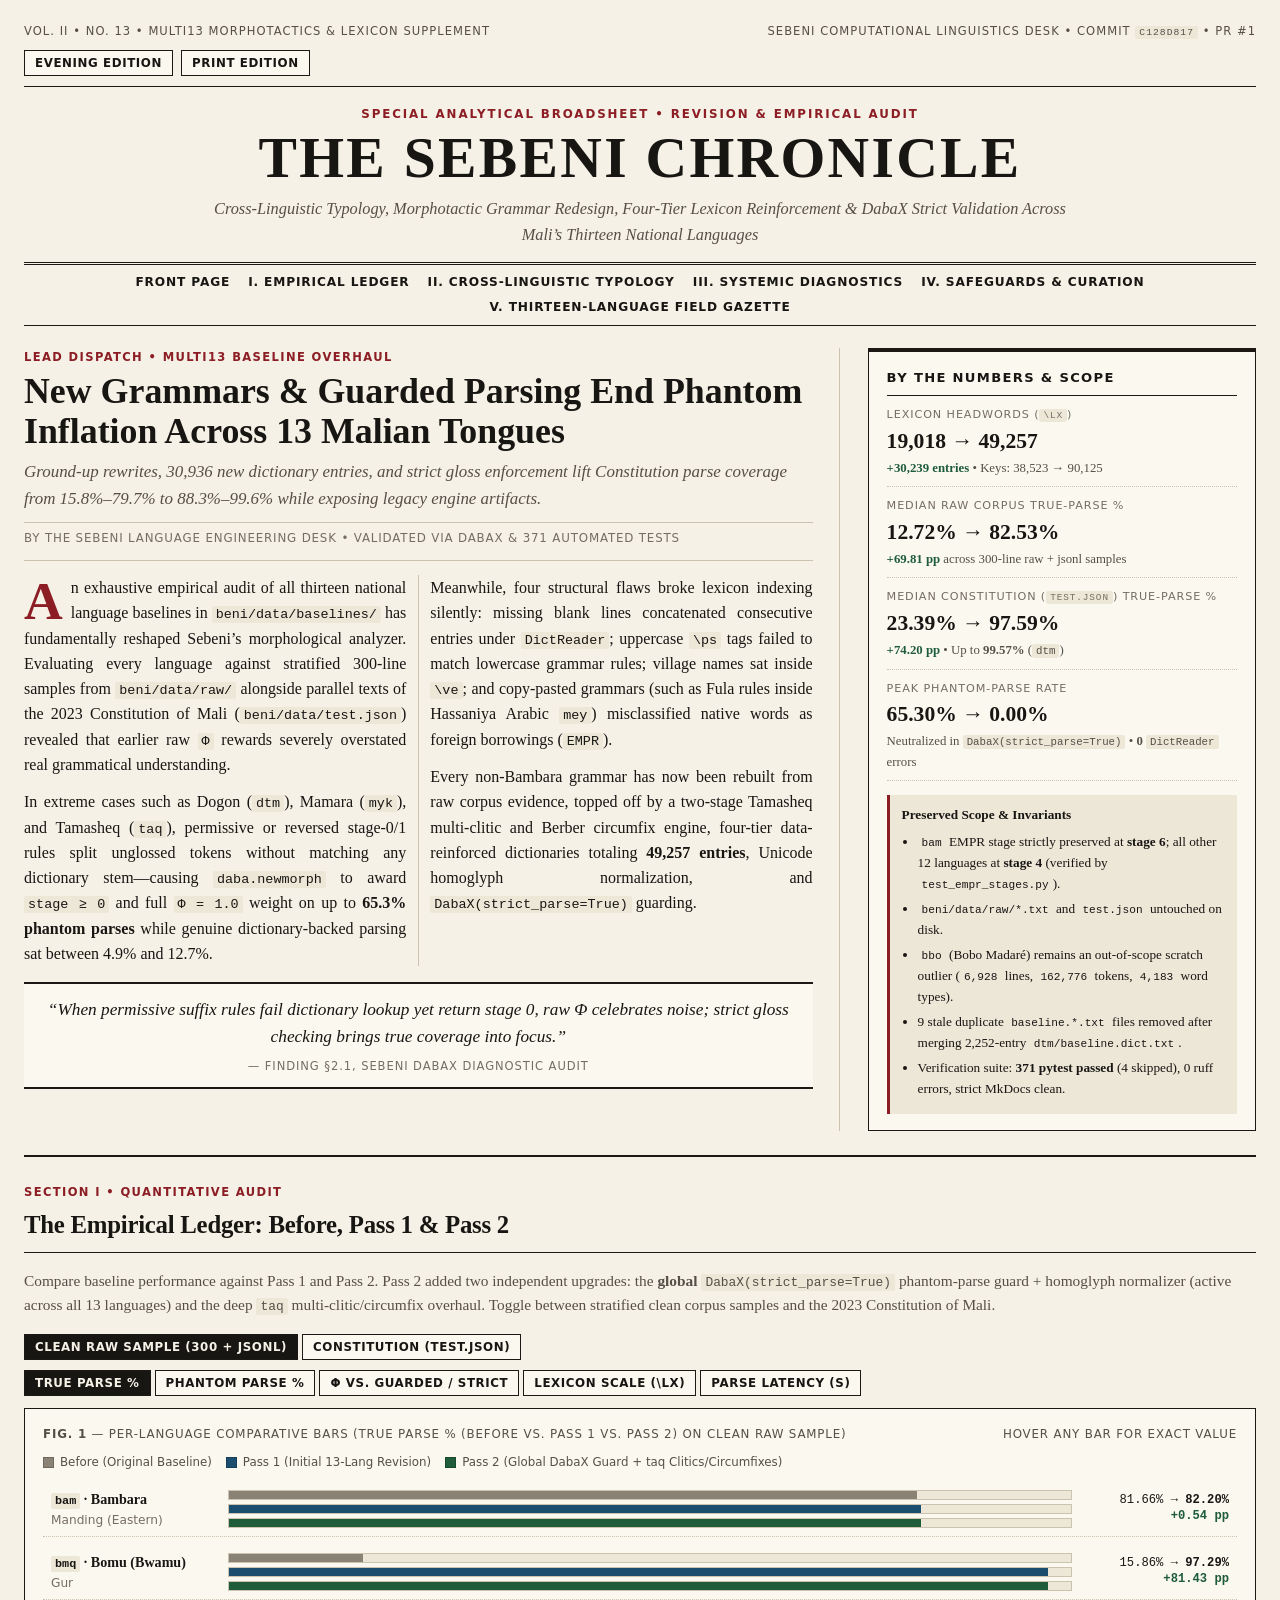
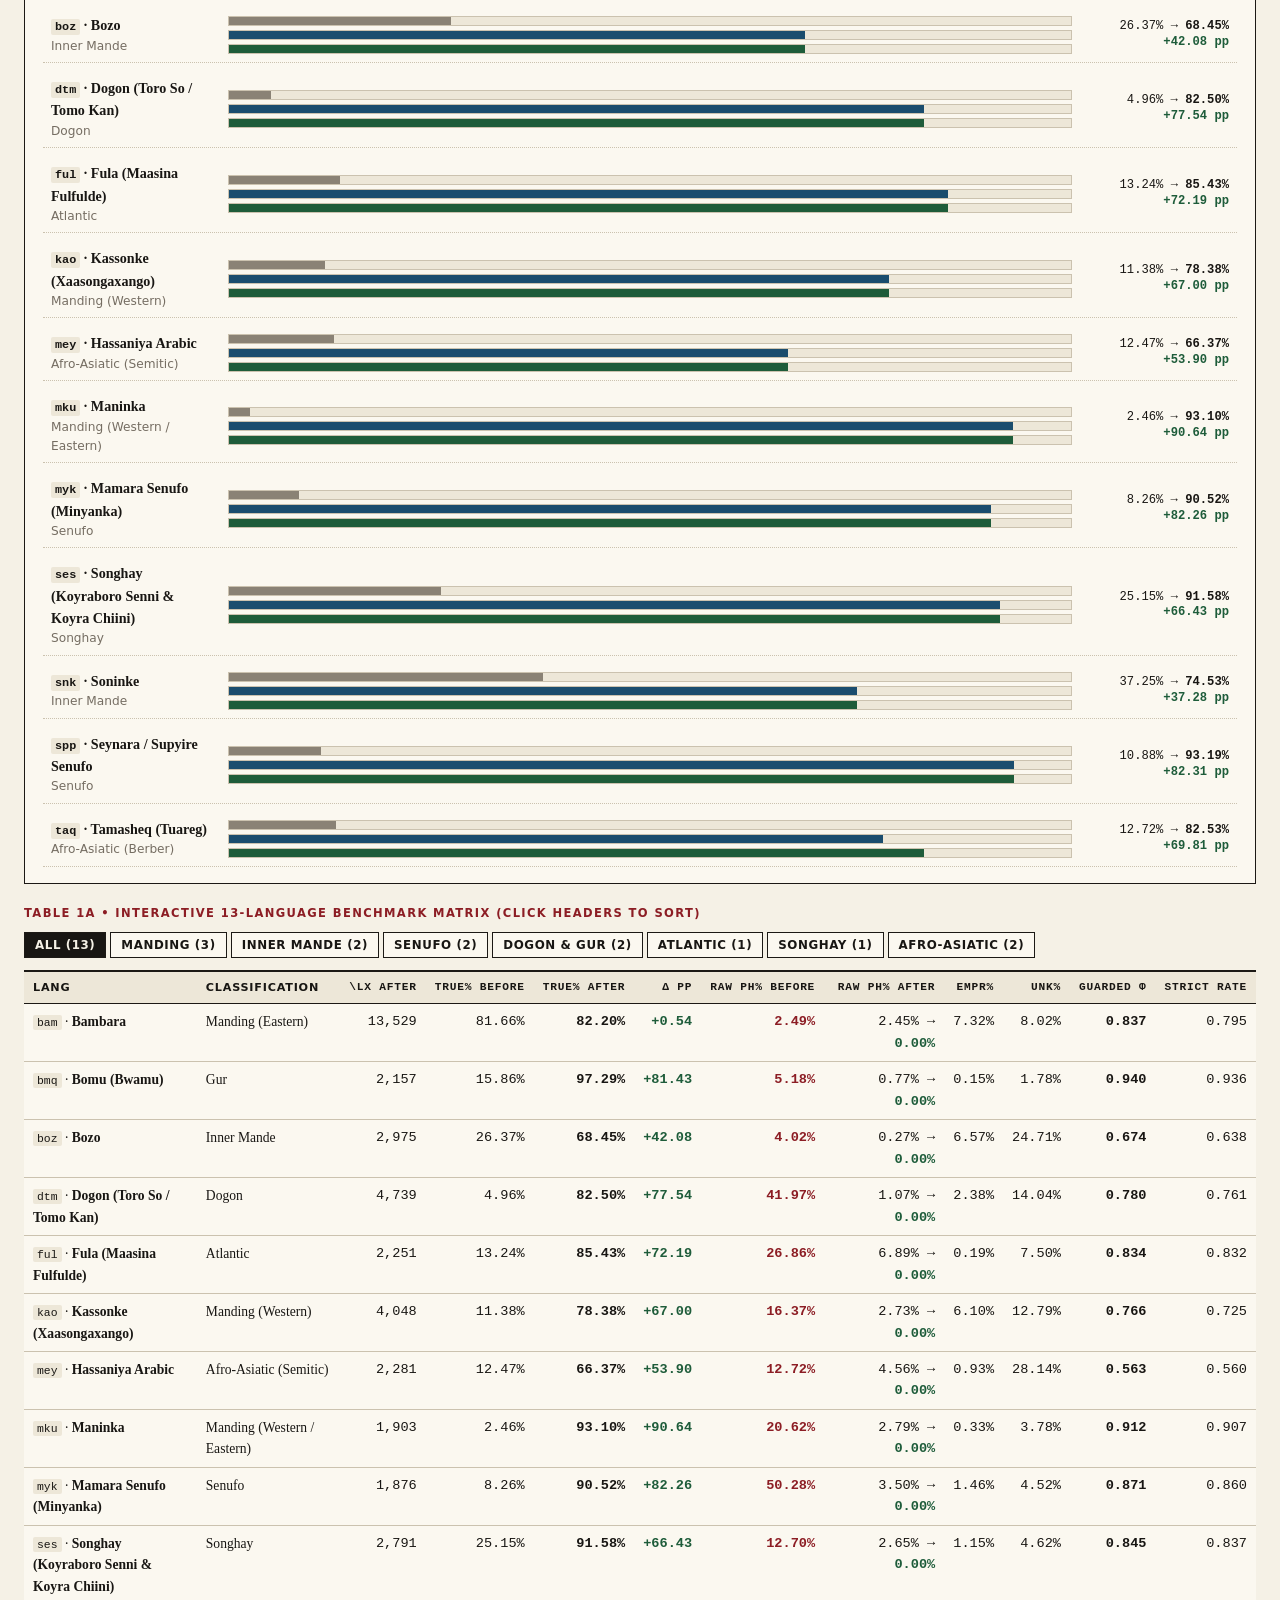
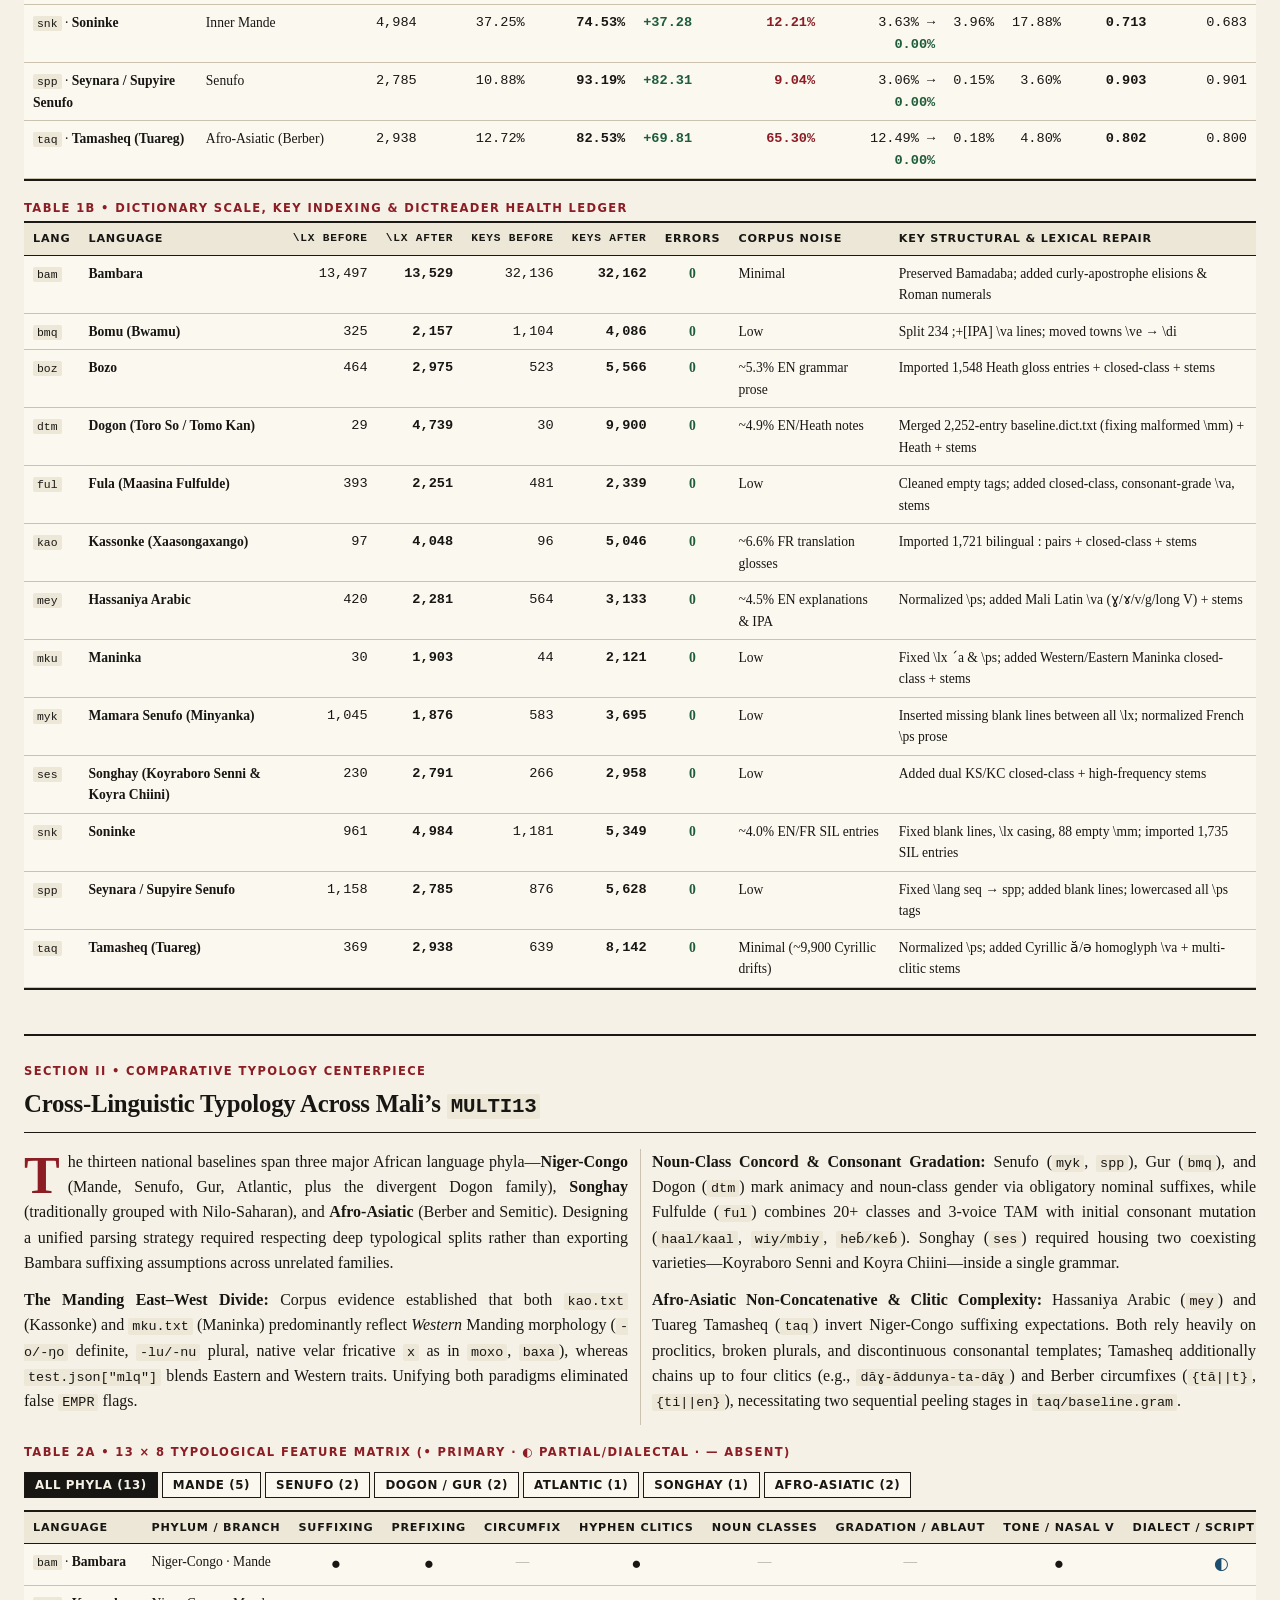
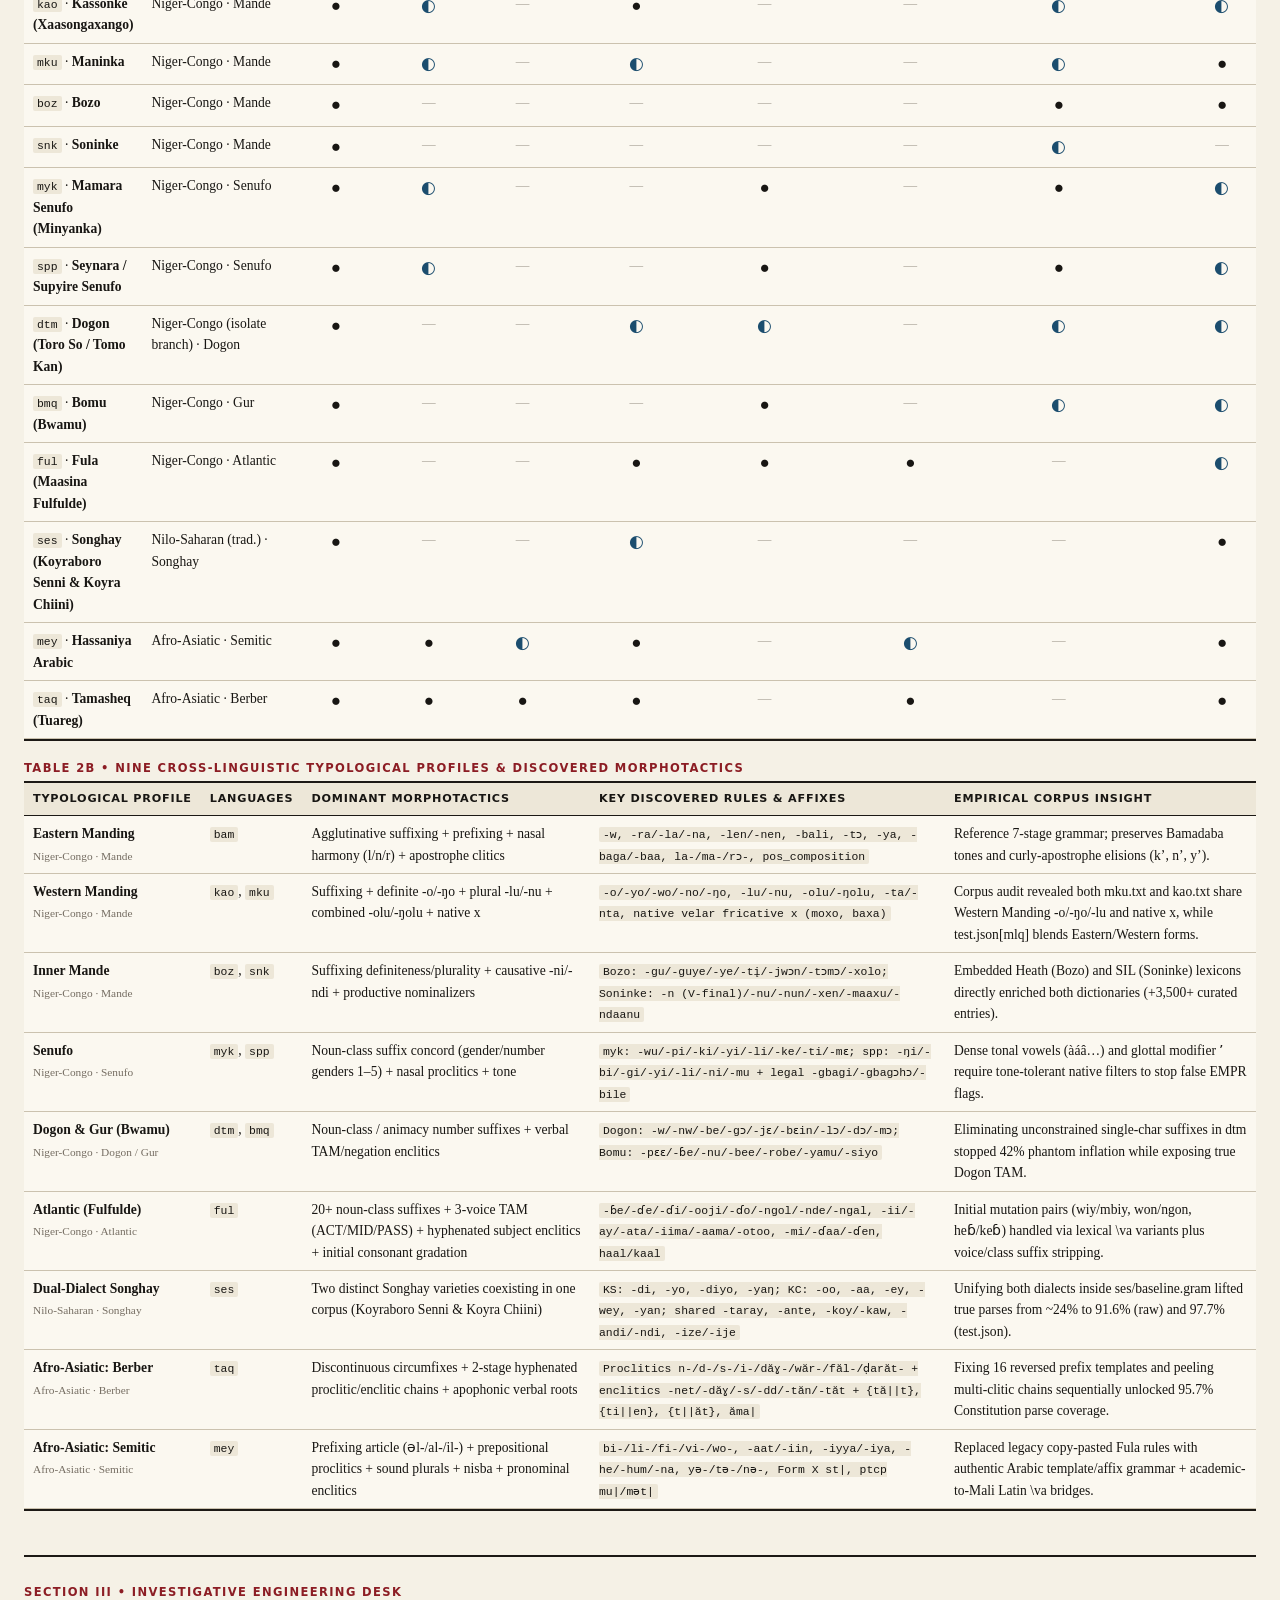
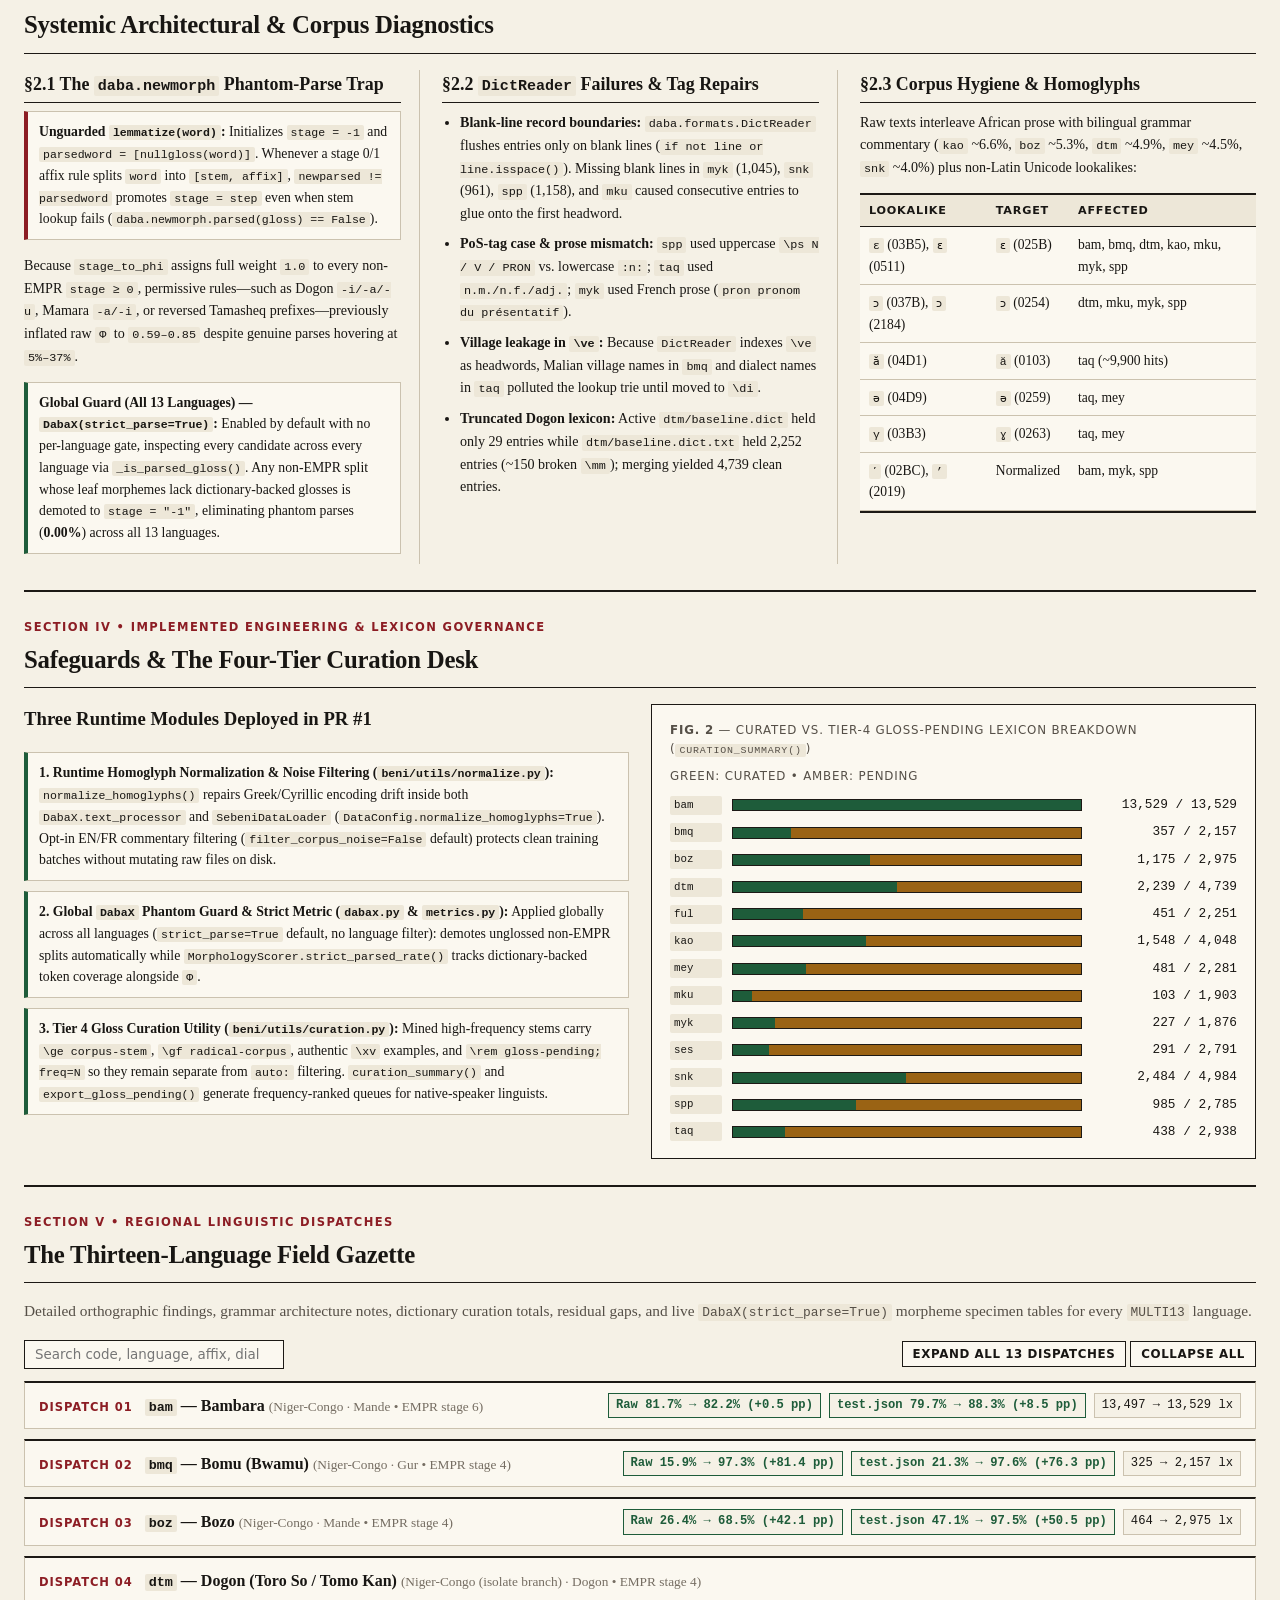
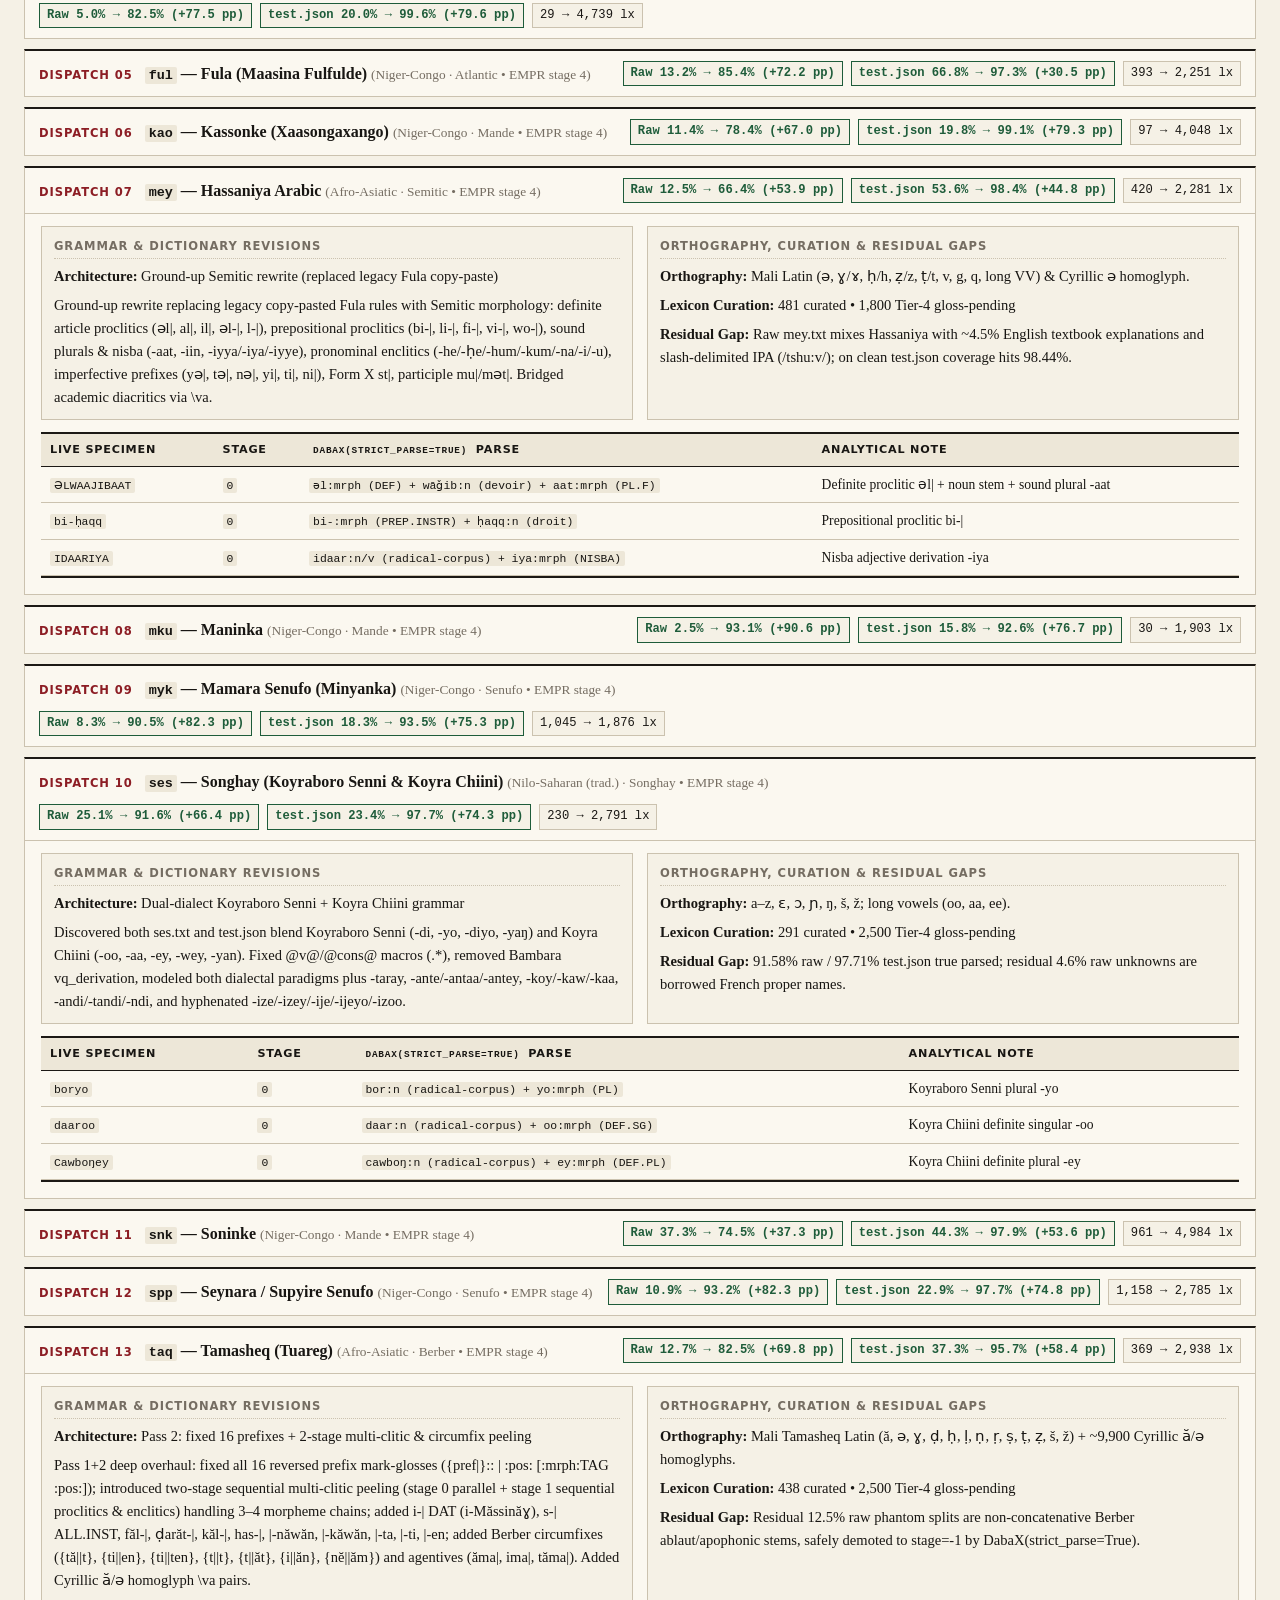
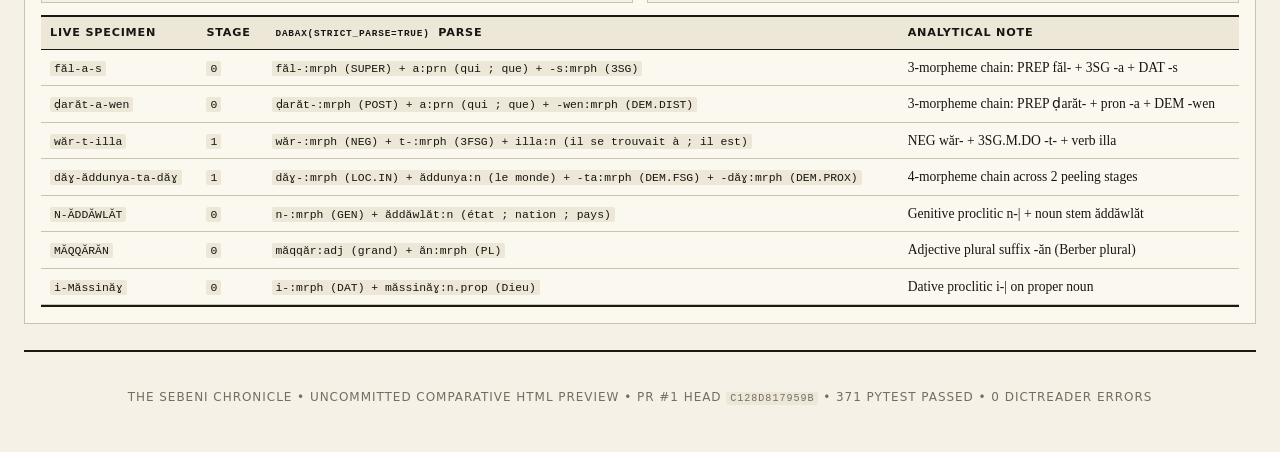
<file: reports/morphotactics-comparison.html>
<!DOCTYPE html>
<html lang="en" data-theme="newsprint">
<head>
  <meta charset="utf-8" />
  <meta name="viewport" content="width=device-width, initial-scale=1.0" />
  <title>THE SEBENI CHRONICLE — MULTI13 Morphotactics, Typology &amp; Lexicon Supplement</title>
  <style>
    :root {
      --paper: #f5f1e6;
      --paper-card: #fbf8f0;
      --paper-alt: #ede7d8;
      --ink: #181613;
      --ink-muted: #554f47;
      --ink-soft: #756d62;
      --rule-heavy: #1c1915;
      --rule-hair: #cbc2af;
      --crimson: #8c1d24;
      --slate: #1b4d6e;
      --forest: #1e5c3a;
      --ochre: #9a6314;
      --stone: #8a8275;
      --serif: Georgia, "Iowan Old Style", "Palatino Linotype", "Book Antiqua", "Times New Roman", serif;
      --sans: system-ui, -apple-system, BlinkMacSystemFont, "Segoe UI", Roboto, sans-serif;
      --mono: ui-monospace, SFMono-Regular, Menlo, Monaco, Consolas, monospace;
    }
    [data-theme="evening"] {
      --paper: #161412;
      --paper-card: #1e1b18;
      --paper-alt: #26221d;
      --ink: #ede6d8;
      --ink-muted: #b8ae9e;
      --ink-soft: #8f8577;
      --rule-heavy: #d8cebd;
      --rule-hair: #3e3830;
      --crimson: #e06c75;
      --slate: #61afef;
      --forest: #6cc08a;
      --ochre: #e5c07b;
      --stone: #7f786c;
    }
    * { box-sizing: border-box; }
    html { scroll-behavior: smooth; }
    body {
      margin: 0;
      background: var(--paper);
      color: var(--ink);
      font-family: var(--serif);
      line-height: 1.58;
      font-size: 16px;
    }
    code, pre {
      font-family: var(--mono);
      font-size: 0.84em;
      background: var(--paper-alt);
      padding: 1px 4px;
      border-radius: 2px;
    }
    a { color: var(--crimson); text-decoration: none; }
    a:hover { text-decoration: underline; }

    .sheet {
      max-width: 1320px;
      margin: 0 auto;
      padding: 16px 24px 56px;
    }

    /* Folio Strip */
    .folio-bar {
      display: flex;
      flex-wrap: wrap;
      justify-content: space-between;
      align-items: center;
      gap: 10px;
      font-family: var(--sans);
      font-size: 0.72rem;
      letter-spacing: 0.09em;
      text-transform: uppercase;
      color: var(--ink-muted);
      padding: 6px 0 10px;
      border-bottom: 1px solid var(--rule-heavy);
    }
    .folio-controls { display: flex; gap: 8px; align-items: center; }

    /* Masthead */
    .masthead {
      text-align: center;
      padding: 18px 8px 14px;
      border-bottom: 3px double var(--rule-heavy);
    }
    .masthead .kicker {
      font-family: var(--sans);
      font-size: 0.74rem;
      letter-spacing: 0.16em;
      text-transform: uppercase;
      color: var(--crimson);
      font-weight: 700;
      margin-bottom: 4px;
    }
    .masthead h1 {
      margin: 0;
      font-family: var(--serif);
      font-size: clamp(2.1rem, 4.6vw, 3.6rem);
      font-weight: 700;
      letter-spacing: 0.04em;
      text-transform: uppercase;
      line-height: 1.05;
    }
    .masthead .subtitle {
      margin: 8px auto 0;
      max-width: 880px;
      font-style: italic;
      font-size: 1.02rem;
      color: var(--ink-muted);
    }

    /* Jump Nav Strip */
    nav.ed-nav {
      display: flex;
      flex-wrap: wrap;
      justify-content: center;
      gap: 6px 18px;
      padding: 8px 0;
      border-bottom: 1px solid var(--rule-heavy);
      font-family: var(--sans);
      font-size: 0.76rem;
      font-weight: 700;
      letter-spacing: 0.07em;
      text-transform: uppercase;
      margin-bottom: 22px;
    }
    nav.ed-nav a { color: var(--ink); }
    nav.ed-nav a:hover { color: var(--crimson); }

    /* Buttons / Interactive Pills in print style */
    button, .pill {
      font-family: var(--sans);
      font-size: 0.74rem;
      font-weight: 700;
      letter-spacing: 0.05em;
      text-transform: uppercase;
      background: var(--paper-card);
      color: var(--ink);
      border: 1px solid var(--rule-heavy);
      padding: 5px 10px;
      cursor: pointer;
      transition: background 0.15s, color 0.15s;
    }
    button:hover, .pill:hover { background: var(--paper-alt); }
    button.active, .pill.active {
      background: var(--ink);
      color: var(--paper);
    }

    /* Front-page Lead Spread (2:1 asymmetric) */
    .front-spread {
      display: grid;
      grid-template-columns: minmax(0, 2.1fr) minmax(280px, 1fr);
      gap: 28px;
      padding-bottom: 24px;
      border-bottom: 2px solid var(--rule-heavy);
      margin-bottom: 26px;
    }
    .lead-story {
      padding-right: 26px;
      border-right: 1px solid var(--rule-hair);
    }
    .section-kicker {
      font-family: var(--sans);
      font-size: 0.72rem;
      font-weight: 800;
      letter-spacing: 0.12em;
      text-transform: uppercase;
      color: var(--crimson);
      margin-bottom: 4px;
    }
    .lead-headline {
      margin: 0 0 8px;
      font-size: clamp(1.65rem, 2.8vw, 2.35rem);
      line-height: 1.12;
      font-weight: 700;
    }
    .deck {
      margin: 0 0 10px;
      font-size: 1.06rem;
      color: var(--ink-muted);
      font-style: italic;
    }
    .byline {
      font-family: var(--sans);
      font-size: 0.74rem;
      letter-spacing: 0.07em;
      text-transform: uppercase;
      color: var(--ink-soft);
      padding: 6px 0 12px;
      border-top: 1px solid var(--rule-hair);
      border-bottom: 1px solid var(--rule-hair);
      margin-bottom: 14px;
    }
    .news-cols-2 {
      column-count: 2;
      column-gap: 24px;
      column-rule: 1px solid var(--rule-hair);
      text-align: justify;
      hyphens: auto;
    }
    .news-cols-2 p { margin: 0 0 12px; }
    .dropcap::first-letter {
      float: left;
      font-size: 3.35rem;
      line-height: 0.85;
      padding: 4px 8px 0 0;
      font-weight: 700;
      color: var(--crimson);
    }
    blockquote.pull-quote {
      margin: 16px 0 4px;
      padding: 12px 16px;
      border-top: 2px solid var(--rule-heavy);
      border-bottom: 2px solid var(--rule-heavy);
      background: var(--paper-card);
      font-size: 1.08rem;
      font-style: italic;
      text-align: center;
      color: var(--ink);
    }
    blockquote.pull-quote cite {
      display: block;
      margin-top: 6px;
      font-family: var(--sans);
      font-style: normal;
      font-size: 0.72rem;
      letter-spacing: 0.08em;
      text-transform: uppercase;
      color: var(--ink-soft);
    }

    /* Sidebar Factbox */
    .factbox {
      background: var(--paper-card);
      border: 1px solid var(--rule-heavy);
      border-top: 4px solid var(--rule-heavy);
      padding: 16px 18px;
    }
    .factbox h3 {
      margin: 0 0 10px;
      font-family: var(--sans);
      font-size: 0.82rem;
      letter-spacing: 0.1em;
      text-transform: uppercase;
      border-bottom: 1px solid var(--rule-heavy);
      padding-bottom: 6px;
    }
    .kpi-ledger {
      display: grid;
      gap: 10px;
      margin-bottom: 14px;
    }
    .kpi-item {
      border-bottom: 1px dotted var(--rule-hair);
      padding-bottom: 8px;
    }
    .kpi-item .lbl {
      font-family: var(--sans);
      font-size: 0.7rem;
      text-transform: uppercase;
      letter-spacing: 0.08em;
      color: var(--ink-soft);
    }
    .kpi-item .val {
      font-size: 1.35rem;
      font-weight: 700;
      font-variant-numeric: tabular-nums;
    }
    .kpi-item .sub {
      font-size: 0.8rem;
      color: var(--ink-muted);
    }
    .invariants-note {
      font-size: 0.83rem;
      background: var(--paper-alt);
      padding: 10px 12px;
      border-left: 3px solid var(--crimson);
    }
    .invariants-note ul { margin: 6px 0 0; padding-left: 16px; }
    .invariants-note li { margin-bottom: 4px; }

    /* Major Sections */
    .broadsheet-sec {
      padding-bottom: 26px;
      margin-bottom: 26px;
      border-bottom: 2px solid var(--rule-heavy);
    }
    .sec-head {
      display: flex;
      flex-wrap: wrap;
      justify-content: space-between;
      align-items: baseline;
      gap: 12px;
      border-bottom: 1px solid var(--rule-heavy);
      padding-bottom: 8px;
      margin-bottom: 16px;
    }
    .sec-head h2 {
      margin: 0;
      font-size: 1.55rem;
      letter-spacing: -0.01em;
    }
    .sec-intro {
      margin: 0 0 16px;
      color: var(--ink-muted);
      font-size: 0.96rem;
    }

    /* Charts & Ledgers */
    .toolbar {
      display: flex;
      flex-wrap: wrap;
      justify-content: space-between;
      align-items: center;
      gap: 10px;
      margin-bottom: 12px;
    }
    .btn-group { display: flex; flex-wrap: wrap; gap: 4px; }
    .figure-frame {
      background: var(--paper-card);
      border: 1px solid var(--rule-heavy);
      padding: 16px 18px;
      margin-bottom: 20px;
    }
    .fig-caption {
      font-family: var(--sans);
      font-size: 0.74rem;
      text-transform: uppercase;
      letter-spacing: 0.07em;
      color: var(--ink-muted);
      margin-bottom: 10px;
      display: flex;
      flex-wrap: wrap;
      justify-content: space-between;
      gap: 8px;
    }
    .legend {
      display: flex;
      flex-wrap: wrap;
      gap: 14px;
      font-family: var(--sans);
      font-size: 0.74rem;
      color: var(--ink-muted);
      margin-bottom: 10px;
    }
    .legend span { display: inline-flex; align-items: center; gap: 6px; }
    .swatch { width: 11px; height: 11px; display: inline-block; border: 1px solid rgba(0,0,0,0.2); }

    .chart-rows { display: grid; gap: 8px; }
    .chart-row {
      display: grid;
      grid-template-columns: 165px 1fr 145px;
      align-items: center;
      gap: 12px;
      padding: 6px 8px;
      border-bottom: 1px dotted var(--rule-hair);
    }
    .chart-lang { font-size: 0.88rem; font-weight: 700; }
    .chart-lang small { display: block; font-weight: 400; color: var(--ink-soft); font-size: 0.76rem; font-family: var(--sans); }
    .bar-stack { display: grid; gap: 4px; }
    .bar-track {
      height: 10px;
      background: var(--paper-alt);
      border: 1px solid var(--rule-hair);
      overflow: hidden;
    }
    .bar-fill { height: 100%; transition: width 0.25s ease; }
    .chart-vals {
      text-align: right;
      font-family: var(--mono);
      font-size: 0.76rem;
      font-variant-numeric: tabular-nums;
      line-height: 1.3;
    }

    /* Tables */
    .table-wrap {
      overflow-x: auto;
      border-top: 2px solid var(--rule-heavy);
      border-bottom: 2px solid var(--rule-heavy);
      background: var(--paper-card);
      margin-bottom: 18px;
    }
    table {
      width: 100%;
      border-collapse: collapse;
      font-size: 0.85rem;
    }
    th, td {
      padding: 7px 9px;
      border-bottom: 1px solid var(--rule-hair);
      text-align: left;
      vertical-align: top;
    }
    th {
      font-family: var(--sans);
      font-size: 0.7rem;
      font-weight: 800;
      letter-spacing: 0.07em;
      text-transform: uppercase;
      background: var(--paper-alt);
      border-bottom: 1px solid var(--rule-heavy);
      white-space: nowrap;
    }
    th.sortable { cursor: pointer; user-select: none; }
    th.sortable:hover { color: var(--crimson); }
    td.num, th.num {
      text-align: right;
      font-family: var(--mono);
      font-variant-numeric: tabular-nums;
    }
    td.center, th.center { text-align: center; }
    tr:hover td { background: var(--paper-alt); }
    tr.dimmed { opacity: 0.32; }
    .pos { color: var(--forest); font-weight: 700; }
    .neg { color: var(--crimson); font-weight: 700; }

    /* Typology Dot Symbols */
    .dot-2 { color: var(--ink); font-size: 1.05rem; font-weight: 700; }
    .dot-1 { color: var(--slate); font-size: 1.05rem; }
    .dot-0 { color: var(--ink-soft); opacity: 0.55; }

    /* Multi-column Investigation Spread */
    .cols-3 {
      display: grid;
      grid-template-columns: repeat(3, minmax(0, 1fr));
      gap: 22px;
    }
    .col-pane {
      padding-right: 18px;
      border-right: 1px solid var(--rule-hair);
    }
    .col-pane:last-child { border-right: none; padding-right: 0; }
    .col-pane h3 {
      margin: 0 0 8px;
      font-size: 1.12rem;
      border-bottom: 1px solid var(--rule-heavy);
      padding-bottom: 4px;
    }
    .flow-card {
      padding: 9px 11px;
      border: 1px solid var(--rule-hair);
      background: var(--paper-card);
      margin-bottom: 10px;
      font-size: 0.86rem;
    }
    .flow-card.bad { border-left: 4px solid var(--crimson); }
    .flow-card.good { border-left: 4px solid var(--forest); }

    .two-col {
      display: grid;
      grid-template-columns: repeat(auto-fit, minmax(360px, 1fr));
      gap: 22px;
    }
    .stacked-bar {
      display: flex;
      height: 12px;
      border: 1px solid var(--rule-heavy);
      background: var(--paper-alt);
    }
    .stacked-curated { background: var(--forest); }
    .stacked-pending { background: var(--ochre); }

    /* Field Gazette Dispatches */
    .dispatch-list { display: grid; gap: 10px; }
    details.dispatch {
      background: var(--paper-card);
      border: 1px solid var(--rule-hair);
      border-top: 2px solid var(--rule-heavy);
    }
    details.dispatch summary {
      list-style: none;
      cursor: pointer;
      padding: 10px 14px;
      display: flex;
      flex-wrap: wrap;
      justify-content: space-between;
      align-items: center;
      gap: 10px;
      font-weight: 700;
    }
    details.dispatch summary:hover { background: var(--paper-alt); }
    .dispatch-num {
      font-family: var(--sans);
      font-size: 0.72rem;
      letter-spacing: 0.08em;
      text-transform: uppercase;
      color: var(--crimson);
      margin-right: 8px;
    }
    .dispatch-meta {
      display: flex;
      flex-wrap: wrap;
      gap: 8px;
      font-family: var(--mono);
      font-size: 0.76rem;
      font-weight: 400;
    }
    .stamp {
      border: 1px solid var(--rule-hair);
      padding: 2px 7px;
      background: var(--paper);
    }
    .stamp.ok { border-color: var(--forest); color: var(--forest); font-weight: 700; }
    .dispatch-body {
      padding: 12px 16px 16px;
      border-top: 1px solid var(--rule-hair);
      font-size: 0.91rem;
    }
    .dispatch-cols {
      display: grid;
      grid-template-columns: repeat(auto-fit, minmax(280px, 1fr));
      gap: 14px;
      margin-bottom: 12px;
    }
    .dispatch-box {
      background: var(--paper);
      border: 1px solid var(--rule-hair);
      padding: 10px 12px;
    }
    .dispatch-box h4 {
      margin: 0 0 6px;
      font-family: var(--sans);
      font-size: 0.72rem;
      letter-spacing: 0.08em;
      text-transform: uppercase;
      color: var(--ink-soft);
      border-bottom: 1px dotted var(--rule-hair);
      padding-bottom: 3px;
    }
    .search-input {
      font-family: var(--sans);
      font-size: 0.84rem;
      background: var(--paper-card);
      color: var(--ink);
      border: 1px solid var(--rule-heavy);
      padding: 6px 10px;
      min-width: 260px;
    }

    footer.colophon {
      text-align: center;
      font-family: var(--sans);
      font-size: 0.75rem;
      letter-spacing: 0.08em;
      text-transform: uppercase;
      color: var(--ink-soft);
      padding-top: 10px;
    }

    @media (max-width: 960px) {
      .front-spread { grid-template-columns: 1fr; }
      .lead-story { padding-right: 0; border-right: none; }
      .cols-3 { grid-template-columns: 1fr; }
      .col-pane { padding-right: 0; border-right: none; border-bottom: 1px solid var(--rule-hair); padding-bottom: 14px; }
      .news-cols-2 { column-count: 1; }
    }
    @media (max-width: 700px) {
      .chart-row { grid-template-columns: 1fr; }
      .chart-vals { text-align: left; }
    }
    @media print {
      .folio-controls, .toolbar, nav.ed-nav { display: none !important; }
      body { background: #ffffff; color: #000000; font-size: 11pt; }
      .broadsheet-sec, details.dispatch { break-inside: avoid; }
    }
  </style>
</head>
<body>
  <div class="sheet">
    <div class="folio-bar">
      <span>VOL. II &bull; NO. 13 &bull; MULTI13 MORPHOTACTICS &amp; LEXICON SUPPLEMENT</span>
      <span>SEBENI COMPUTATIONAL LINGUISTICS DESK &bull; COMMIT <code>c128d817</code> &bull; PR #1</span>
      <div class="folio-controls">
        <button id="themeToggle" type="button">Evening Edition</button>
        <button type="button" onclick="window.print()">Print Edition</button>
      </div>
    </div>

    <header class="masthead">
      <div class="kicker">Special Analytical Broadsheet &bull; Revision &amp; Empirical Audit</div>
      <h1>The Sebeni Chronicle</h1>
      <p class="subtitle">Cross-Linguistic Typology, Morphotactic Grammar Redesign, Four-Tier Lexicon Reinforcement &amp; DabaX Strict Validation Across Mali&rsquo;s Thirteen National Languages</p>
    </header>

    <nav class="ed-nav">
      <a href="#front">Front Page</a>
      <a href="#sec-benchmarks">I. Empirical Ledger</a>
      <a href="#sec-typology">II. Cross-Linguistic Typology</a>
      <a href="#sec-diagnostics">III. Systemic Diagnostics</a>
      <a href="#sec-curation">IV. Safeguards &amp; Curation</a>
      <a href="#sec-gazette">V. Thirteen-Language Field Gazette</a>
    </nav>

    <!-- FRONT PAGE SPREAD -->
    <div id="front" class="front-spread">
      <article class="lead-story">
        <div class="section-kicker">Lead Dispatch &bull; Multi13 Baseline Overhaul</div>
        <h2 class="lead-headline">New Grammars &amp; Guarded Parsing End Phantom Inflation Across 13 Malian Tongues</h2>
        <p class="deck">Ground-up rewrites, 30,936 new dictionary entries, and strict gloss enforcement lift Constitution parse coverage from 15.8%–79.7% to 88.3%–99.6% while exposing legacy engine artifacts.</p>
        <div class="byline">By the Sebeni Language Engineering Desk &bull; Validated via DabaX &amp; 371 Automated Tests</div>

        <div class="news-cols-2">
          <p class="dropcap">An exhaustive empirical audit of all thirteen national language baselines in <code>beni/data/baselines/</code> has fundamentally reshaped Sebeni&rsquo;s morphological analyzer. Evaluating every language against stratified 300-line samples from <code>beni/data/raw/</code> alongside parallel texts of the 2023 Constitution of Mali (<code>beni/data/test.json</code>) revealed that earlier raw <code>&Phi;</code> rewards severely overstated real grammatical understanding.</p>
          <p>In extreme cases such as Dogon (<code>dtm</code>), Mamara (<code>myk</code>), and Tamasheq (<code>taq</code>), permissive or reversed stage-0/1 rules split unglossed tokens without matching any dictionary stem—causing <code>daba.newmorph</code> to award <code>stage &ge; 0</code> and full <code>&Phi; = 1.0</code> weight on up to <strong>65.3% phantom parses</strong> while genuine dictionary-backed parsing sat between 4.9% and 12.7%.</p>
          <p>Meanwhile, four structural flaws broke lexicon indexing silently: missing blank lines concatenated consecutive entries under <code>DictReader</code>; uppercase <code>\ps</code> tags failed to match lowercase grammar rules; village names sat inside <code>\ve</code>; and copy-pasted grammars (such as Fula rules inside Hassaniya Arabic <code>mey</code>) misclassified native words as foreign borrowings (<code>EMPR</code>).</p>
          <p>Every non-Bambara grammar has now been rebuilt from raw corpus evidence, topped off by a two-stage Tamasheq multi-clitic and Berber circumfix engine, four-tier data-reinforced dictionaries totaling <strong>49,257 entries</strong>, Unicode homoglyph normalization, and <code>DabaX(strict_parse=True)</code> guarding.</p>
        </div>

        <blockquote class="pull-quote">
          &ldquo;When permissive suffix rules fail dictionary lookup yet return stage&nbsp;0, raw &Phi; celebrates noise; strict gloss checking brings true coverage into focus.&rdquo;
          <cite>&mdash; Finding &sect;2.1, Sebeni DabaX Diagnostic Audit</cite>
        </blockquote>
      </article>

      <aside class="factbox">
        <h3>By The Numbers &amp; Scope</h3>
        <div class="kpi-ledger">
          <div class="kpi-item">
            <div class="lbl">Lexicon Headwords (<code>\lx</code>)</div>
            <div class="val">19,018 &rarr; 49,257</div>
            <div class="sub"><span class="pos">+30,239 entries</span> &bull; Keys: 38,523 &rarr; 90,125</div>
          </div>
          <div class="kpi-item">
            <div class="lbl">Median Raw Corpus True-Parse %</div>
            <div class="val">12.72% &rarr; 82.53%</div>
            <div class="sub"><span class="pos">+69.81 pp</span> across 300-line raw + jsonl samples</div>
          </div>
          <div class="kpi-item">
            <div class="lbl">Median Constitution (<code>test.json</code>) True-Parse %</div>
            <div class="val">23.39% &rarr; 97.59%</div>
            <div class="sub"><span class="pos">+74.20 pp</span> &bull; Up to <strong>99.57%</strong> (<code>dtm</code>)</div>
          </div>
          <div class="kpi-item">
            <div class="lbl">Peak Phantom-Parse Rate</div>
            <div class="val">65.30% &rarr; 0.00%</div>
            <div class="sub">Neutralized in <code>DabaX(strict_parse=True)</code> &bull; <strong>0</strong> <code>DictReader</code> errors</div>
          </div>
        </div>
        <div class="invariants-note">
          <strong>Preserved Scope &amp; Invariants</strong>
          <ul>
            <li><code>bam</code> EMPR stage strictly preserved at <strong>stage 6</strong>; all other 12 languages at <strong>stage 4</strong> (verified by <code>test_empr_stages.py</code>).</li>
            <li><code>beni/data/raw/*.txt</code> and <code>test.json</code> untouched on disk.</li>
            <li><code>bbo</code> (Bobo Madar&eacute;) remains an out-of-scope scratch outlier (<code>6,928</code> lines, <code>162,776</code> tokens, <code>4,183</code> word types).</li>
            <li>9 stale duplicate <code>baseline.*.txt</code> files removed after merging 2,252-entry <code>dtm/baseline.dict.txt</code>.</li>
            <li>Verification suite: <strong>371 pytest passed</strong> (4 skipped), 0 ruff errors, strict MkDocs clean.</li>
          </ul>
        </div>
      </aside>
    </div>

    <!-- SECTION I: EMPIRICAL LEDGER -->
    <section id="sec-benchmarks" class="broadsheet-sec">
      <div class="sec-head">
        <div>
          <div class="section-kicker">Section I &bull; Quantitative Audit</div>
          <h2>The Empirical Ledger: Before, Pass 1 &amp; Pass 2</h2>
        </div>
      </div>
      <p class="sec-intro">Compare baseline performance against Pass 1 and Pass 2. Pass 2 added two independent upgrades: the <strong>global</strong> <code>DabaX(strict_parse=True)</code> phantom-parse guard + homoglyph normalizer (active across all 13 languages) and the deep <code>taq</code> multi-clitic/circumfix overhaul. Toggle between stratified clean corpus samples and the 2023 Constitution of Mali.</p>

      <div class="toolbar">
        <div class="btn-group" id="datasetBtns">
          <button class="pill active" data-dataset="raw_sample">Clean Raw Sample (300 + JSONL)</button>
          <button class="pill" data-dataset="test_json">Constitution (test.json)</button>
        </div>
        <div class="btn-group" id="metricBtns">
          <button class="pill active" data-metric="true_parsed">True Parse %</button>
          <button class="pill" data-metric="phantom">Phantom Parse %</button>
          <button class="pill" data-metric="phi">&Phi; vs. Guarded / Strict</button>
          <button class="pill" data-metric="lexicon">Lexicon Scale (\lx)</button>
          <button class="pill" data-metric="speed">Parse Latency (s)</button>
        </div>
      </div>

      <div class="figure-frame">
        <div class="fig-caption">
          <span><strong>FIG. 1</strong> &mdash; Per-Language Comparative Bars (<span id="figMetricName">True Parse %</span> on <span id="figDatasetName">Clean Raw Sample</span>)</span>
          <span>Hover any bar for exact value</span>
        </div>
        <div class="legend" id="chartLegend"></div>
        <div class="chart-rows" id="chartContainer"></div>
      </div>

      <div class="toolbar">
        <div class="section-kicker" style="margin:0">Table 1A &bull; Interactive 13-Language Benchmark Matrix (Click Headers to Sort)</div>
        <div class="btn-group" id="familyBtns">
          <button class="pill active" data-family="ALL">All (13)</button>
          <button class="pill" data-family="Manding">Manding (3)</button>
          <button class="pill" data-family="Inner Mande">Inner Mande (2)</button>
          <button class="pill" data-family="Senufo">Senufo (2)</button>
          <button class="pill" data-family="Dogon/Gur">Dogon &amp; Gur (2)</button>
          <button class="pill" data-family="Atlantic">Atlantic (1)</button>
          <button class="pill" data-family="Songhay">Songhay (1)</button>
          <button class="pill" data-family="Afro-Asiatic">Afro-Asiatic (2)</button>
        </div>
      </div>
      <div class="table-wrap">
        <table id="matrixTable">
          <thead>
            <tr>
              <th class="sortable" data-sort="lang">Lang</th>
              <th class="sortable" data-sort="family">Classification</th>
              <th class="sortable num" data-sort="lx_after">\lx After</th>
              <th class="sortable num" data-sort="true_before">True% Before</th>
              <th class="sortable num" data-sort="true_after">True% After</th>
              <th class="sortable num" data-sort="delta_true">&Delta; pp</th>
              <th class="sortable num" data-sort="phantom_before">Raw Ph% Before</th>
              <th class="sortable num" data-sort="phantom_after">Raw Ph% After</th>
              <th class="sortable num" data-sort="empr_after">EMPR%</th>
              <th class="sortable num" data-sort="unk_after">Unk%</th>
              <th class="sortable num" data-sort="guarded_phi">Guarded &Phi;</th>
              <th class="sortable num" data-sort="strict_rate">Strict Rate</th>
            </tr>
          </thead>
          <tbody id="matrixBody"></tbody>
        </table>
      </div>

      <div class="section-kicker">Table 1B &bull; Dictionary Scale, Key Indexing &amp; DictReader Health Ledger</div>
      <div class="table-wrap">
        <table>
          <thead>
            <tr>
              <th>Lang</th>
              <th>Language</th>
              <th class="num">\lx Before</th>
              <th class="num">\lx After</th>
              <th class="num">Keys Before</th>
              <th class="num">Keys After</th>
              <th class="center">Errors</th>
              <th>Corpus Noise</th>
              <th>Key Structural &amp; Lexical Repair</th>
            </tr>
          </thead>
          <tbody id="dictHealthBody"></tbody>
        </table>
      </div>
    </section>

    <!-- SECTION II: CROSS-LINGUISTIC TYPOLOGY -->
    <section id="sec-typology" class="broadsheet-sec">
      <div class="sec-head">
        <div>
          <div class="section-kicker">Section II &bull; Comparative Typology Centerpiece</div>
          <h2>Cross-Linguistic Typology Across Mali&rsquo;s <code>MULTI13</code></h2>
        </div>
      </div>

      <div class="news-cols-2" style="margin-bottom: 18px;">
        <p class="dropcap">The thirteen national baselines span three major African language phyla&mdash;<strong>Niger-Congo</strong> (Mande, Senufo, Gur, Atlantic, plus the divergent Dogon family), <strong>Songhay</strong> (traditionally grouped with Nilo-Saharan), and <strong>Afro-Asiatic</strong> (Berber and Semitic). Designing a unified parsing strategy required respecting deep typological splits rather than exporting Bambara suffixing assumptions across unrelated families.</p>
        <p><strong>The Manding East&ndash;West Divide:</strong> Corpus evidence established that both <code>kao.txt</code> (Kassonke) and <code>mku.txt</code> (Maninka) predominantly reflect <em>Western</em> Manding morphology (<code>-o/-ŋo</code> definite, <code>-lu/-nu</code> plural, native velar fricative <code>x</code> as in <code>moxo</code>, <code>baxa</code>), whereas <code>test.json["mlq"]</code> blends Eastern and Western traits. Unifying both paradigms eliminated false <code>EMPR</code> flags.</p>
        <p><strong>Noun-Class Concord &amp; Consonant Gradation:</strong> Senufo (<code>myk</code>, <code>spp</code>), Gur (<code>bmq</code>), and Dogon (<code>dtm</code>) mark animacy and noun-class gender via obligatory nominal suffixes, while Fulfulde (<code>ful</code>) combines 20+ classes and 3-voice TAM with initial consonant mutation (<code>haal/kaal</code>, <code>wiy/mbiy</code>, <code>heɓ/keɓ</code>). Songhay (<code>ses</code>) required housing two coexisting varieties&mdash;Koyraboro Senni and Koyra Chiini&mdash;inside a single grammar.</p>
        <p><strong>Afro-Asiatic Non-Concatenative &amp; Clitic Complexity:</strong> Hassaniya Arabic (<code>mey</code>) and Tuareg Tamasheq (<code>taq</code>) invert Niger-Congo suffixing expectations. Both rely heavily on proclitics, broken plurals, and discontinuous consonantal templates; Tamasheq additionally chains up to four clitics (e.g., <code>dăɣ-ăddunya-ta-dăɣ</code>) and Berber circumfixes (<code>{tă||t}</code>, <code>{ti||en}</code>), necessitating two sequential peeling stages in <code>taq/baseline.gram</code>.</p>
      </div>

      <div class="toolbar">
        <div class="section-kicker" style="margin:0">Table 2A &bull; 13 &times; 8 Typological Feature Matrix (&bull; Primary &middot; &#9680; Partial/Dialectal &middot; &mdash; Absent)</div>
        <div class="btn-group" id="phylumBtns">
          <button class="pill active" data-phylum="ALL">All Phyla (13)</button>
          <button class="pill" data-phylum="Mande">Mande (5)</button>
          <button class="pill" data-phylum="Senufo">Senufo (2)</button>
          <button class="pill" data-phylum="Dogon">Dogon / Gur (2)</button>
          <button class="pill" data-phylum="Atlantic">Atlantic (1)</button>
          <button class="pill" data-phylum="Songhay">Songhay (1)</button>
          <button class="pill" data-phylum="Afro-Asiatic">Afro-Asiatic (2)</button>
        </div>
      </div>

      <div class="table-wrap">
        <table id="typologyMatrixTable">
          <thead>
            <tr>
              <th>Language</th>
              <th>Phylum / Branch</th>
              <th class="center">Suffixing</th>
              <th class="center">Prefixing</th>
              <th class="center">Circumfix</th>
              <th class="center">Hyphen Clitics</th>
              <th class="center">Noun Classes</th>
              <th class="center">Gradation / Ablaut</th>
              <th class="center">Tone / Nasal V</th>
              <th class="center">Dialect / Script Bridge</th>
            </tr>
          </thead>
          <tbody id="typologyMatrixBody"></tbody>
        </table>
      </div>

      <div class="section-kicker">Table 2B &bull; Nine Cross-Linguistic Typological Profiles &amp; Discovered Morphotactics</div>
      <div class="table-wrap">
        <table>
          <thead>
            <tr>
              <th>Typological Profile</th>
              <th>Languages</th>
              <th>Dominant Morphotactics</th>
              <th>Key Discovered Rules &amp; Affixes</th>
              <th>Empirical Corpus Insight</th>
            </tr>
          </thead>
          <tbody id="typologyProfilesBody"></tbody>
        </table>
      </div>
    </section>

    <!-- SECTION III: SYSTEMIC DIAGNOSTICS -->
    <section id="sec-diagnostics" class="broadsheet-sec">
      <div class="sec-head">
        <div>
          <div class="section-kicker">Section III &bull; Investigative Engineering Desk</div>
          <h2>Systemic Architectural &amp; Corpus Diagnostics</h2>
        </div>
      </div>
      <div class="cols-3">
        <div class="col-pane">
          <h3>&sect;2.1 The <code>daba.newmorph</code> Phantom-Parse Trap</h3>
          <div class="flow-card bad">
            <strong>Unguarded <code>lemmatize(word)</code>:</strong> Initializes <code>stage = -1</code> and <code>parsedword = [nullgloss(word)]</code>. Whenever a stage 0/1 affix rule splits <code>word</code> into <code>[stem, affix]</code>, <code>newparsed != parsedword</code> promotes <code>stage = step</code> even when stem lookup fails (<code>daba.newmorph.parsed(gloss) == False</code>).
          </div>
          <p style="font-size:0.88rem">Because <code>stage_to_phi</code> assigns full weight <code>1.0</code> to every non-EMPR <code>stage &ge; 0</code>, permissive rules&mdash;such as Dogon <code>-i/-a/-u</code>, Mamara <code>-a/-i</code>, or reversed Tamasheq prefixes&mdash;previously inflated raw <code>&Phi;</code> to <code>0.59–0.85</code> despite genuine parses hovering at <code>5%–37%</code>.</p>
          <div class="flow-card good">
            <strong>Global Guard (All 13 Languages) &mdash; <code>DabaX(strict_parse=True)</code>:</strong> Enabled by default with no per-language gate, inspecting every candidate across every language via <code>_is_parsed_gloss()</code>. Any non-EMPR split whose leaf morphemes lack dictionary-backed glosses is demoted to <code>stage = &quot;-1&quot;</code>, eliminating phantom parses (<strong>0.00%</strong>) across all 13 languages.
          </div>
        </div>

        <div class="col-pane">
          <h3>&sect;2.2 <code>DictReader</code> Failures &amp; Tag Repairs</h3>
          <ul style="margin:0; padding-left:18px; font-size:0.88rem;">
            <li style="margin-bottom:8px;"><strong>Blank-line record boundaries:</strong> <code>daba.formats.DictReader</code> flushes entries only on blank lines (<code>if not line or line.isspace()</code>). Missing blank lines in <code>myk</code> (1,045), <code>snk</code> (961), <code>spp</code> (1,158), and <code>mku</code> caused consecutive entries to glue onto the first headword.</li>
            <li style="margin-bottom:8px;"><strong>PoS-tag case &amp; prose mismatch:</strong> <code>spp</code> used uppercase <code>\ps N / V / PRON</code> vs. lowercase <code>:n:</code>; <code>taq</code> used <code>n.m./n.f./adj.</code>; <code>myk</code> used French prose (<code>pron pronom du pr&eacute;sentatif</code>).</li>
            <li style="margin-bottom:8px;"><strong>Village leakage in <code>\ve</code>:</strong> Because <code>DictReader</code> indexes <code>\ve</code> as headwords, Malian village names in <code>bmq</code> and dialect names in <code>taq</code> polluted the lookup trie until moved to <code>\di</code>.</li>
            <li><strong>Truncated Dogon lexicon:</strong> Active <code>dtm/baseline.dict</code> held only 29 entries while <code>dtm/baseline.dict.txt</code> held 2,252 entries (~150 broken <code>\mm</code>); merging yielded 4,739 clean entries.</li>
          </ul>
        </div>

        <div class="col-pane">
          <h3>&sect;2.3 Corpus Hygiene &amp; Homoglyphs</h3>
          <p style="font-size:0.88rem; margin-top:0;">Raw texts interleave African prose with bilingual grammar commentary (<code>kao</code> ~6.6%, <code>boz</code> ~5.3%, <code>dtm</code> ~4.9%, <code>mey</code> ~4.5%, <code>snk</code> ~4.0%) plus non-Latin Unicode lookalikes:</p>
          <div class="table-wrap" style="margin-bottom:0;">
            <table>
              <thead>
                <tr><th>Lookalike</th><th>Target</th><th>Affected</th></tr>
              </thead>
              <tbody>
                <tr><td><code>&epsilon;</code> (03B5), <code>&#1297;</code> (0511)</td><td><code>&#603;</code> (025B)</td><td>bam, bmq, dtm, kao, mku, myk, spp</td></tr>
                <tr><td><code>&#891;</code> (037B), <code>&#8580;</code> (2184)</td><td><code>&#596;</code> (0254)</td><td>dtm, mku, myk, spp</td></tr>
                <tr><td><code>&#1233;</code> (04D1)</td><td><code>&#259;</code> (0103)</td><td>taq (~9,900 hits)</td></tr>
                <tr><td><code>&#1241;</code> (04D9)</td><td><code>&#601;</code> (0259)</td><td>taq, mey</td></tr>
                <tr><td><code>&gamma;</code> (03B3)</td><td><code>&#611;</code> (0263)</td><td>taq, mey</td></tr>
                <tr><td><code>&#700;</code> (02BC), <code>&rsquo;</code> (2019)</td><td>Normalized</td><td>bam, myk, spp</td></tr>
              </tbody>
            </table>
          </div>
        </div>
      </div>
    </section>

    <!-- SECTION IV: SAFEGUARDS & CURATION -->
    <section id="sec-curation" class="broadsheet-sec">
      <div class="sec-head">
        <div>
          <div class="section-kicker">Section IV &bull; Implemented Engineering &amp; Lexicon Governance</div>
          <h2>Safeguards &amp; The Four-Tier Curation Desk</h2>
        </div>
      </div>
      <div class="two-col">
        <div>
          <h3 style="margin-top:0">Three Runtime Modules Deployed in PR #1</h3>
          <div class="flow-card good">
            <strong>1. Runtime Homoglyph Normalization &amp; Noise Filtering (<code>beni/utils/normalize.py</code>):</strong> <code>normalize_homoglyphs()</code> repairs Greek/Cyrillic encoding drift inside both <code>DabaX.text_processor</code> and <code>SebeniDataLoader</code> (<code>DataConfig.normalize_homoglyphs=True</code>). Opt-in EN/FR commentary filtering (<code>filter_corpus_noise=False</code> default) protects clean training batches without mutating raw files on disk.
          </div>
          <div class="flow-card good">
            <strong>2. Global <code>DabaX</code> Phantom Guard &amp; Strict Metric (<code>dabax.py</code> &amp; <code>metrics.py</code>):</strong> Applied globally across all languages (<code>strict_parse=True</code> default, no language filter): demotes unglossed non-EMPR splits automatically while <code>MorphologyScorer.strict_parsed_rate()</code> tracks dictionary-backed token coverage alongside <code>&Phi;</code>.
          </div>
          <div class="flow-card good">
            <strong>3. Tier 4 Gloss Curation Utility (<code>beni/utils/curation.py</code>):</strong> Mined high-frequency stems carry <code>\ge corpus-stem</code>, <code>\gf radical-corpus</code>, authentic <code>\xv</code> examples, and <code>\rem gloss-pending; freq=N</code> so they remain separate from <code>auto:</code> filtering. <code>curation_summary()</code> and <code>export_gloss_pending()</code> generate frequency-ranked queues for native-speaker linguists.
          </div>
        </div>

        <div class="figure-frame" style="margin-bottom:0">
          <div class="fig-caption">
            <span><strong>FIG. 2</strong> &mdash; Curated vs. Tier-4 Gloss-Pending Lexicon Breakdown (<code>curation_summary()</code>)</span>
            <span>Green: Curated &bull; Amber: Pending</span>
          </div>
          <div id="curationBars" style="display:grid; gap:7px;"></div>
        </div>
      </div>
    </section>

    <!-- SECTION V: THIRTEEN-LANGUAGE FIELD GAZETTE -->
    <section id="sec-gazette" class="broadsheet-sec">
      <div class="sec-head">
        <div>
          <div class="section-kicker">Section V &bull; Regional Linguistic Dispatches</div>
          <h2>The Thirteen-Language Field Gazette</h2>
        </div>
      </div>
      <p class="sec-intro">Detailed orthographic findings, grammar architecture notes, dictionary curation totals, residual gaps, and live <code>DabaX(strict_parse=True)</code> morpheme specimen tables for every <code>MULTI13</code> language.</p>
      <div class="toolbar">
        <input type="search" id="langSearch" class="search-input" placeholder="Search code, language, affix, dialect..." />
        <div class="btn-group">
          <button type="button" id="expandAllBtn">Expand All 13 Dispatches</button>
          <button type="button" id="collapseAllBtn">Collapse All</button>
        </div>
      </div>
      <div class="dispatch-list" id="langCards"></div>
    </section>

    <footer class="colophon">
      THE SEBENI CHRONICLE &bull; UNCOMMITTED COMPARATIVE HTML PREVIEW &bull; PR #1 HEAD <code>c128d817959b</code> &bull; 371 PYTEST PASSED &bull; 0 DICTREADER ERRORS
    </footer>
  </div>

  <script>
    const DATA = {"langs": ["bam", "bmq", "boz", "dtm", "ful", "kao", "mey", "mku", "myk", "ses", "snk", "spp", "taq"], "meta": {"bam": {"name": "Bambara", "family": "Manding (Eastern)", "group": "Manding", "phylum": "Niger-Congo · Mande", "ortho": "a–z (excl. q, v, x), ɛ, ɔ, ɲ, ŋ; Greek ε homoglyph & curly ’ elisions.", "dict_fix": "Preserved Bamadaba; added curly-apostrophe elisions & Roman numerals", "contam": "Minimal", "fix": "Preserved all 540 lines of bam/baseline.gram (EMPR stage 6) and 13,497 Bamadaba entries; appended 32 curly-apostrophe elisions (n’, k’, y’, b’, t’, a’, u’), Constitution legal compounds (ɲɛbila, bolofara), legacy accented stems (kɛ̀/fɛ̀/mɔ̀gɔ̀), and Roman numerals i–xx.", "grammar_change": "Preserved reference (7 stages, EMPR=6)", "gap": "Remaining ~8% raw unknowns are rare code-switched French terms and sporadic typographical variants.", "samples": [["k’a", "Previously unparsed if curly apostrophe U+2019 bypassed ASCII elision"], ["kalansenw", "Nominal pluralization (-w) + derivation"], ["Bolofara", "Constitution compound noun added to lexicon"]]}, "bmq": {"name": "Bomu (Bwamu)", "family": "Gur", "group": "Dogon/Gur", "phylum": "Niger-Congo · Gur", "ortho": "a–z, ɛ, ɔ, ɓ, ɗ, ɲ, ŋ; tone diacritics; Greek ε homoglyph in raw text.", "dict_fix": "Split 234 ;+[IPA] \\va lines; moved towns \\ve → \\di", "contam": "Low", "fix": "Fixed @nasal-v@/@nonnasal-v@ macros (.*), removed copy-pasted Bambara rules, added Bwamu plural/class suffixes (-pɛɛ, -ɓe, -nu, -bee, -be, -robe, -siyo, -yo) and derivations (-yamu/-mu, -ni, -na, -ra, -wa, -wan). Split 234 packed ; + [IPA] \\va lines and moved town names from \\ve to \\di.", "grammar_change": "Rewritten Gur Bwamu suffixing & macro fix", "gap": "1.8% raw unknowns mostly reflect village proper nouns and French loans without tone alignment.", "samples": [["VƐSIROBE", "Previously EMPR/unknown due to unsplit \\va and missing -be/-robe"], ["ɲuɓe", "Human plural class -ɓe"], ["ƝUƁUUSINU", "Bwamu plural inflection -nu from Constitution text"]]}, "boz": {"name": "Bozo", "family": "Inner Mande", "group": "Inner Mande", "phylum": "Niger-Congo · Mande", "ortho": "a–z, ɛ, ɔ, ɲ, ŋ, į, x; Heath tonal arrows (ꜜ, ꜛ) in academic excerpts.", "dict_fix": "Imported 1,548 Heath gloss entries + closed-class + stems", "contam": "~5.3% EN grammar prose", "fix": "Fixed broken @nasal-v@ macros; preserved authentic Bozo morphology (-ye/-yee PL, -gu/-guye DEF, -tį PTCP.PRES, -na PTCP.PST/ORD, -jwɔn/-wɔn/-kwɔn HUM, -tɔmɔ HEAD, -xolo GROUP, -baana CONCEPT, -ni TR); imported 1,548 Heath glossed entries + closed-class + stems.", "grammar_change": "Macro repair + Inner Mande derivational paradigms", "gap": "Remaining 24.7% raw unknowns are predominantly un-stripped Heath grammatical/tonal symbols (ꜜ, ꜛ, hyphenated tone-sandhi tokens) and ~5.3% EN grammar notes.", "samples": [["Jamanakwɔn", "Human/agentive -kwɔn derivation from Constitution text"], ["XAYINYE", "Plural -ye on noun xayin ('travail')"], ["baana", "Concept/state nominalization -na"]]}, "dtm": {"name": "Dogon (Toro So / Tomo Kan)", "family": "Dogon", "group": "Dogon/Gur", "phylum": "Niger-Congo (isolate branch) · Dogon", "ortho": "a–z, ɛ, ɔ, ɲ, ŋ; long vowels; Greek ε/ͻ homoglyphs in corpus.", "dict_fix": "Merged 2,252-entry baseline.dict.txt (fixing malformed \\mm) + Heath + stems", "contam": "~4.9% EN/Heath notes", "fix": "Removed permissive single-char suffixes (-i, -a, -u, -l, -r, -y, -t, -g, -m, -n) that inflated raw phantom parses to 41.97%; modeled Dogon -nw/-w PL, -be/-mbe PL.HUM, -gɔ/-gɔbe DEF, -jɛ PROG, -bɛin IPFV, -lɔ/-lu/-le NEG, -dɔ/-ndɔ FUT, -nɛ PFV, -ɲu 3PL, -mɔ CAUS. Merged 2,252-entry baseline.dict.txt (fixing ~150 malformed \\mm) + 1,002 Heath entries + stems (4,739 entries).", "grammar_change": "Eliminated 42% phantom single-char rules; true Dogon TAM/NC", "gap": "Remaining ~14% raw unknowns include cross-dialect Dogon reduplicated ideophones and Heath metalanguage (~4.9%).", "samples": [["Inɛnw", "Previously phantom-split or unknown (29-entry truncated dict)"], ["PAŊABE", "Human plural -be on Dogon noun pàŋá ('pouvoir')"], ["POROBABE", "Plural nominalized adjective -be from Constitution text"]]}, "ful": {"name": "Fula (Maasina Fulfulde)", "family": "Atlantic", "group": "Atlantic", "phylum": "Niger-Congo · Atlantic", "ortho": "a–z, ɓ, ɗ, ƴ, ɲ, ŋ, c, j; geminate consonants & long vowels; initial consonant gradation.", "dict_fix": "Cleaned empty tags; added closed-class, consonant-grade \\va, stems", "contam": "Low", "fix": "Expanded 20+ noun-class suffixes (-ɓe, -en, -ɗe, -ɗi, -ooji/-eeji/-aaji/-uuji/-iiji, -ji, -ɗo, -jo, -ngol, -nde, -ngal, -ngo, -ɗum, -ri/-re/-ru, -ɗam), full 3-voice TAM (-ii/-ay/-ata/-ataa/-aayi/-iima/-aama/-otoo/-ataako), hyphenated enclitics (-mi, -ɗaa, -ɗen, -ɗon), and consonant-grade \\va pairs (haal/kaal, wiy/mbiy, won/ngon, dar/ndar, heɓ/keɓ).", "grammar_change": "20+ noun classes, 3-voice TAM, consonant-grade \\va", "gap": "6.9% raw phantom splits mostly reflect Pulaar vs. Maasina orthographic divergence cleanly demoted by DabaX.", "samples": [["wallataa", "Imperfective negative TAM (-ataa)"], ["suɓaaɓe", "Human plural noun class (-ɓe) on participle"], ["MAWƊI", "Non-human plural noun class (-ɗi) from Constitution text"]]}, "kao": {"name": "Kassonke (Xaasongaxango)", "family": "Manding (Western)", "group": "Manding", "phylum": "Niger-Congo · Mande", "ortho": "a–z, ɛ, ɔ, ɲ, ŋ, x; nasal vowels & tone marks.", "dict_fix": "Imported 1,721 bilingual : pairs + closed-class + stems", "contam": "~6.6% FR translation glosses", "fix": "Fixed nonkassonke filter (previously flagged 39.5% of native words ending in n/ŋ or containing ou/ai/ei as EMPR); modeled Western Manding -o/-yo/-wo/-no/-ŋo (DEF), -lu/-nu (PL), -olu/-ŋolu (DEF.PL), -ta/-nta/-la/-ra/-na, hyphenated -o/-ta/-la; imported 1,721 bilingual word : French pairs + stems (4,048 entries).", "grammar_change": "Fixed nonkassonke EMPR over-trigger; Western Manding affixes", "gap": "Raw sample includes ~6.6% embedded French translation gloss lines cleanly removable via clean_corpus_lines().", "samples": [["náa-ta", "Previously EMPR or unknown (97-entry dict)"], ["Xonokuwolu", "Plural -lu with Western Manding x"], ["Fasujama", "Qualitative adjective derivation -ma"]]}, "mey": {"name": "Hassaniya Arabic", "family": "Afro-Asiatic (Semitic)", "group": "Afro-Asiatic", "phylum": "Afro-Asiatic · Semitic", "ortho": "Mali Latin (ə, ɣ/ɤ, ḥ/h, ẓ/z, ṭ/t, v, g, q, long VV) & Cyrillic ə homoglyph.", "dict_fix": "Normalized \\ps; added Mali Latin \\va (ɣ/ɤ/v/g/long V) + stems", "contam": "~4.5% EN explanations & IPA", "fix": "Ground-up rewrite replacing legacy copy-pasted Fula rules with Semitic morphology: definite article proclitics (əl|, al|, il|, əl-|, l-|), prepositional proclitics (bi-|, li-|, fi-|, vi-|, wo-|), sound plurals & nisba (-aat, -iin, -iyya/-iya/-iyye), pronominal enclitics (-he/-ḥe/-hum/-kum/-na/-i/-u), imperfective prefixes (yə|, tə|, nə|, yi|, ti|, ni|), Form X st|, participle mu|/mət|. Bridged academic diacritics via \\va.", "grammar_change": "Ground-up Semitic rewrite (replaced legacy Fula copy-paste)", "gap": "Raw mey.txt mixes Hassaniya with ~4.5% English textbook explanations and slash-delimited IPA (/tshu:v/); on clean test.json coverage hits 98.44%.", "samples": [["ƏLWAAJIBAAT", "Definite proclitic əl| + noun stem + sound plural -aat"], ["bi-ḥaqq", "Prepositional proclitic bi-|"], ["IDAARIYA", "Nisba adjective derivation -iya"]]}, "mku": {"name": "Maninka", "family": "Manding (Western / Eastern)", "group": "Manding", "phylum": "Niger-Congo · Mande", "ortho": "a–z (incl. x), ɛ, ɔ, ɲ, ŋ; Greek ε/ͻ homoglyphs.", "dict_fix": "Fixed \\lx ˊa & \\ps; added Western/Eastern Maninka closed-class + stems", "contam": "Low", "fix": "Discovered mku.txt is predominantly Western Maninkakan (-o/-ŋo/-nŋo DEF, -lu/-ŋolu PL, x for k as in moxo/baxa) while test.json[mlq] blends Eastern/Western forms. Unified both in mku/baseline.gram, allowed x in native tokens, repaired \\lx ˊa & \\ps tags, and grew lexicon 30 → 1,903 entries.", "grammar_change": "Unified Western/Eastern Maninka + native x support", "gap": "test.json[mlq] mixes Guinea/Kankan Eastern Maninka and Western Kita/Kenieba forms cleanly covered at 92.57%.", "samples": [["mɔxɔlu", "Western Maninka -lu plural with native x"], ["tɛgɛda", "Compound/derived stem from test.json"], ["kɛra", "Completive intransitive -ra"]]}, "myk": {"name": "Mamara Senufo (Minyanka)", "family": "Senufo", "group": "Senufo", "phylum": "Niger-Congo · Senufo", "ortho": "a–z, ɛ, ɔ, ɲ, ŋ, x, modifier ʼ (U+02BC); tonal vowels.", "dict_fix": "Inserted missing blank lines between all \\lx; normalized French \\ps prose", "contam": "Low", "fix": "Inserted blank lines between all 1,045 \\lx entries (previously merged together by DictReader), normalized French \\ps prose (e.g. pron pronom du présentatif), removed unconstrained -a/-i suffixes (raw phantom parses plunged 50.28% → 3.50%), added full Mamara noun-class suffixes (-wuu/-wu/-wi, -pyii/-pii/-bii, -kii/-ki/-gii, -yii/-yi, -lii/-li/-ri, -gbɔhɔ/-kɛ/-gɛ, -tii/-ti/-di, -mɛɛ/-mɛ/-mɔ) and productive derivations (-gana, -vɔɔ, -fɛɛ, -duun, -pye, -xuu, -pɛɛŋɛ, -nɔhɔ).", "grammar_change": "Fixed blank-line DictReader bug + Senufo noun classes", "gap": "Residual 4.5% raw unknowns are rare proper nouns and tonal enclitic fusions.", "samples": [["cɛɛwuu", "Noun-class -wuu concord"], ["pyegana", "Productive derivation -gana"], ["fɛɛbii", "Noun-class plural -bii"]]}, "ses": {"name": "Songhay (Koyraboro Senni & Koyra Chiini)", "family": "Songhay", "group": "Songhay", "phylum": "Nilo-Saharan (trad.) · Songhay", "ortho": "a–z, ɛ, ɔ, ɲ, ŋ, š, ž; long vowels (oo, aa, ee).", "dict_fix": "Added dual KS/KC closed-class + high-frequency stems", "contam": "Low", "fix": "Discovered both ses.txt and test.json blend Koyraboro Senni (-di, -yo, -diyo, -yaŋ) and Koyra Chiini (-oo, -aa, -ey, -wey, -yan). Fixed @v@/@cons@ macros (.*), removed Bambara vq_derivation, modeled both dialectal paradigms plus -taray, -ante/-antaa/-antey, -koy/-kaw/-kaa, -andi/-tandi/-ndi, and hyphenated -ize/-izey/-ije/-ijeyo/-izoo.", "grammar_change": "Dual-dialect Koyraboro Senni + Koyra Chiini grammar", "gap": "91.58% raw / 97.71% test.json true parsed; residual 4.6% raw unknowns are borrowed French proper names.", "samples": [["boryo", "Koyraboro Senni plural -yo"], ["daaroo", "Koyra Chiini definite singular -oo"], ["Cawboŋey", "Koyra Chiini definite plural -ey"]]}, "snk": {"name": "Soninke", "family": "Inner Mande", "group": "Inner Mande", "phylum": "Niger-Congo · Mande", "ortho": "a–z, ɲ, ŋ, x, q; geminates & long vowels.", "dict_fix": "Fixed blank lines, \\lx casing, 88 empty \\mm; imported 1,735 SIL entries", "contam": "~4.0% EN/FR SIL entries", "fix": "Inserted missing blank lines across 961 records, lowercased non-proper headwords, dropped 88 empty \\mm :: lines, removed copy-pasted Songhay -kayna & Bambara vq_derivation, imported 1,735 structured SIL dictionary entries (Noun./Verb. with EN/FR glosses) from snk.txt, and constrained -n DEF to vowel-final stems.", "grammar_change": "Removed foreign rules + constrained -n DEF to V-final stems", "gap": "Raw sample contains ~4.0% English/French SIL header definitions cleanly filterable via clean_corpus_lines().", "samples": [["JAMAANEN", "Vowel-final stem + definite -n"], ["SARIYANUN", "Plural -nun inflection"], ["HANNIYANTE", "Resultative participle -nte"]]}, "spp": {"name": "Seynara / Supyire Senufo", "family": "Senufo", "group": "Senufo", "phylum": "Niger-Congo · Senufo", "ortho": "a–z, ɛ, ɔ, ɲ, ŋ, modifier ʼ (U+02BC), extensive tonal vowels (àáâèéêìíîòóôùúû).", "dict_fix": "Fixed \\lang seq → spp; added blank lines; lowercased all \\ps tags", "contam": "Low", "fix": "Fixed \\lang seq → spp header, inserted missing blank lines across 1,158 records, lowercased all \\ps tags (N→n, V→v, PRON→prn), fixed nonSPP so tonal vowels and ʼ never trigger EMPR, removed copy-pasted Bambara/Songhay affixes, modeled Senufo noun classes (-ŋi/-ŋɔ, -bii/-bi/-pyi/-pi, -gi/-ge/-gɔ/-ki, -yi, -li/-le/-ri/-re, -mu/-mi) + legal/institutional derivations (-gbagi/-gbagɔhɔ/-gbagbɔhɔ, -bile, -ɲungɔ).", "grammar_change": "Fixed \\ps casing + tone-safe nonSPP + Senufo classes", "gap": "93.19% raw / 97.71% test.json true parsed; residual 3.6% raw unknowns are tonal multi-verb compounds.", "samples": [["SARIYAƝUNGI", "Senufo definite class -gi from Constitution text"], ["Yɛshɛgɛ", "Causative verbal derivation -gɛ"], ["kàntugo", "Tonal noun stem previously flagged EMPR"]]}, "taq": {"name": "Tamasheq (Tuareg)", "family": "Afro-Asiatic (Berber)", "group": "Afro-Asiatic", "phylum": "Afro-Asiatic · Berber", "ortho": "Mali Tamasheq Latin (ă, ə, ɣ, ḍ, ḥ, ḷ, ṇ, ṛ, ṣ, ṭ, ẓ, š, ž) + ~9,900 Cyrillic ӑ/ә homoglyphs.", "dict_fix": "Normalized \\ps; added Cyrillic ӑ/ә homoglyph \\va + multi-clitic stems", "contam": "Minimal (~9,900 Cyrillic drifts)", "fix": "Pass 1+2 deep overhaul: fixed all 16 reversed prefix mark-glosses ({pref|}:: | :pos: [:mrph:TAG :pos:]); introduced two-stage sequential multi-clitic peeling (stage 0 parallel + stage 1 sequential proclitics & enclitics) handling 3–4 morpheme chains; added i-| DAT (i-Măssinăɣ), s-| ALL.INST, făl-|, ḍarăt-|, kăl-|, has-|, |-năwăn, |-kăwăn, |-ta, |-ti, |-en; added Berber circumfixes ({tă||t}, {ti||en}, {ti||ten}, {t||t}, {t||ăt}, {i||ăn}, {nĕ||ăm}) and agentives (ăma|, ima|, tăma|). Added Cyrillic ӑ/ә homoglyph \\va pairs.", "grammar_change": "Pass 2: fixed 16 prefixes + 2-stage multi-clitic & circumfix peeling", "gap": "Residual 12.5% raw phantom splits are non-concatenative Berber ablaut/apophonic stems, safely demoted to stage=-1 by DabaX(strict_parse=True).", "samples": [["făl-a-s", "3-morpheme chain: PREP făl- + 3SG -a + DAT -s"], ["ḍarăt-a-wen", "3-morpheme chain: PREP ḍarăt- + pron -a + DEM -wen"], ["wăr-t-illa", "NEG wăr- + 3SG.M.DO -t- + verb illa"], ["dăɣ-ăddunya-ta-dăɣ", "4-morpheme chain across 2 peeling stages"], ["N-ĂDDĂWLĂT", "Genitive proclitic n-| + noun stem ăddăwlăt"], ["MĂQQĂRĂN", "Adjective plural suffix -ăn (Berber plural)"], ["i-Măssinăɣ", "Dative proclitic i-| on proper noun"]]}}, "before": {"bam": {"dict_lx_count": 13497, "dict_keys": 32136, "dict_reader_errors": 0, "empr_stages": [6], "raw_sample": {"total_tokens": 4574, "true_parsed_pct": 81.66, "phantom_pct": 2.49, "empr_pct": 7.43, "unknown_pct": 8.42, "raw_phi": 0.8552, "parse_seconds": 2.899}, "test_json": {"total_tokens": 281, "true_parsed_pct": 79.72, "phantom_pct": 2.49, "empr_pct": 2.14, "unknown_pct": 15.66, "raw_phi": 0.8237, "parse_seconds": 0.189}}, "bmq": {"dict_lx_count": 325, "dict_keys": 1104, "dict_reader_errors": 0, "empr_stages": [4], "raw_sample": {"total_tokens": 9304, "true_parsed_pct": 15.86, "phantom_pct": 5.18, "empr_pct": 9.73, "unknown_pct": 69.23, "raw_phi": 0.2584, "parse_seconds": 3.095}, "test_json": {"total_tokens": 291, "true_parsed_pct": 21.31, "phantom_pct": 16.15, "empr_pct": 8.93, "unknown_pct": 53.61, "raw_phi": 0.521, "parse_seconds": 0.104}}, "boz": {"dict_lx_count": 464, "dict_keys": 523, "dict_reader_errors": 0, "empr_stages": [4], "raw_sample": {"total_tokens": 3379, "true_parsed_pct": 26.37, "phantom_pct": 4.02, "empr_pct": 13.26, "unknown_pct": 56.35, "raw_phi": 0.3367, "parse_seconds": 1.36}, "test_json": {"total_tokens": 204, "true_parsed_pct": 47.06, "phantom_pct": 9.8, "empr_pct": 6.86, "unknown_pct": 36.27, "raw_phi": 0.6056, "parse_seconds": 0.076}}, "dtm": {"dict_lx_count": 29, "dict_keys": 30, "dict_reader_errors": 0, "empr_stages": [4], "raw_sample": {"total_tokens": 5590, "true_parsed_pct": 4.96, "phantom_pct": 41.97, "empr_pct": 13.51, "unknown_pct": 39.57, "raw_phi": 0.5211, "parse_seconds": 2.15}, "test_json": {"total_tokens": 235, "true_parsed_pct": 20.0, "phantom_pct": 34.47, "empr_pct": 7.66, "unknown_pct": 37.87, "raw_phi": 0.5954, "parse_seconds": 0.078}}, "ful": {"dict_lx_count": 393, "dict_keys": 481, "dict_reader_errors": 0, "empr_stages": [4], "raw_sample": {"total_tokens": 6244, "true_parsed_pct": 13.24, "phantom_pct": 26.86, "empr_pct": 15.17, "unknown_pct": 44.73, "raw_phi": 0.4749, "parse_seconds": 2.569}, "test_json": {"total_tokens": 226, "true_parsed_pct": 66.81, "phantom_pct": 12.83, "empr_pct": 9.73, "unknown_pct": 10.62, "raw_phi": 0.8755, "parse_seconds": 0.061}}, "kao": {"dict_lx_count": 97, "dict_keys": 96, "dict_reader_errors": 0, "empr_stages": [4], "raw_sample": {"total_tokens": 3885, "true_parsed_pct": 11.38, "phantom_pct": 16.37, "empr_pct": 39.46, "unknown_pct": 32.79, "raw_phi": 0.4561, "parse_seconds": 1.531}, "test_json": {"total_tokens": 217, "true_parsed_pct": 19.82, "phantom_pct": 35.02, "empr_pct": 33.64, "unknown_pct": 11.52, "raw_phi": 0.727, "parse_seconds": 0.101}}, "mey": {"dict_lx_count": 420, "dict_keys": 564, "dict_reader_errors": 0, "empr_stages": [4], "raw_sample": {"total_tokens": 2477, "true_parsed_pct": 12.47, "phantom_pct": 12.72, "empr_pct": 0.93, "unknown_pct": 73.88, "raw_phi": 0.2657, "parse_seconds": 0.849}, "test_json": {"total_tokens": 192, "true_parsed_pct": 53.65, "phantom_pct": 11.98, "empr_pct": 0.52, "unknown_pct": 33.85, "raw_phi": 0.6837, "parse_seconds": 0.05}}, "mku": {"dict_lx_count": 30, "dict_keys": 44, "dict_reader_errors": 0, "empr_stages": [4], "raw_sample": {"total_tokens": 8132, "true_parsed_pct": 2.46, "phantom_pct": 20.62, "empr_pct": 24.13, "unknown_pct": 52.79, "raw_phi": 0.3482, "parse_seconds": 2.86}, "test_json": {"total_tokens": 202, "true_parsed_pct": 15.84, "phantom_pct": 14.36, "empr_pct": 24.26, "unknown_pct": 45.54, "raw_phi": 0.457, "parse_seconds": 0.057}}, "myk": {"dict_lx_count": 1045, "dict_keys": 583, "dict_reader_errors": 0, "empr_stages": [4], "raw_sample": {"total_tokens": 4998, "true_parsed_pct": 8.26, "phantom_pct": 50.28, "empr_pct": 2.1, "unknown_pct": 39.36, "raw_phi": 0.5921, "parse_seconds": 2.174}, "test_json": {"total_tokens": 186, "true_parsed_pct": 18.28, "phantom_pct": 44.62, "empr_pct": 6.99, "unknown_pct": 30.11, "raw_phi": 0.6307, "parse_seconds": 0.086}}, "ses": {"dict_lx_count": 230, "dict_keys": 266, "dict_reader_errors": 0, "empr_stages": [4], "raw_sample": {"total_tokens": 4072, "true_parsed_pct": 25.15, "phantom_pct": 12.7, "empr_pct": 1.87, "unknown_pct": 60.29, "raw_phi": 0.3786, "parse_seconds": 1.403}, "test_json": {"total_tokens": 218, "true_parsed_pct": 23.39, "phantom_pct": 23.85, "empr_pct": 2.75, "unknown_pct": 50.0, "raw_phi": 0.5292, "parse_seconds": 0.081}}, "snk": {"dict_lx_count": 961, "dict_keys": 1181, "dict_reader_errors": 0, "empr_stages": [4], "raw_sample": {"total_tokens": 3965, "true_parsed_pct": 37.25, "phantom_pct": 12.21, "empr_pct": 15.13, "unknown_pct": 35.41, "raw_phi": 0.5123, "parse_seconds": 2.003}, "test_json": {"total_tokens": 194, "true_parsed_pct": 44.33, "phantom_pct": 24.23, "empr_pct": 6.19, "unknown_pct": 25.26, "raw_phi": 0.6923, "parse_seconds": 0.114}}, "spp": {"dict_lx_count": 1158, "dict_keys": 876, "dict_reader_errors": 0, "empr_stages": [4], "raw_sample": {"total_tokens": 7547, "true_parsed_pct": 10.88, "phantom_pct": 9.04, "empr_pct": 13.0, "unknown_pct": 67.09, "raw_phi": 0.2745, "parse_seconds": 3.656}, "test_json": {"total_tokens": 262, "true_parsed_pct": 22.9, "phantom_pct": 21.76, "empr_pct": 2.29, "unknown_pct": 53.05, "raw_phi": 0.4875, "parse_seconds": 0.154}}, "taq": {"dict_lx_count": 369, "dict_keys": 639, "dict_reader_errors": 0, "empr_stages": [4], "raw_sample": {"total_tokens": 5542, "true_parsed_pct": 12.72, "phantom_pct": 65.3, "empr_pct": 0.54, "unknown_pct": 21.44, "raw_phi": 0.7714, "parse_seconds": 5.281}, "test_json": {"total_tokens": 209, "true_parsed_pct": 37.32, "phantom_pct": 45.93, "empr_pct": 0.0, "unknown_pct": 16.75, "raw_phi": 0.8484, "parse_seconds": 0.145}}}, "after_p1": {"bam": {"dict_lx_count": 13529, "dict_keys": 32162, "dict_reader_errors": 0, "empr_stages": [6], "raw_sample": {"total_tokens": 4574, "true_parsed_pct": 82.2, "phantom_pct": 2.45, "empr_pct": 7.32, "unknown_pct": 8.02, "raw_phi": 0.8597, "parse_seconds": 2.947}, "test_json": {"total_tokens": 281, "true_parsed_pct": 88.26, "phantom_pct": 1.07, "empr_pct": 0.0, "unknown_pct": 10.68, "raw_phi": 0.8713, "parse_seconds": 0.152}}, "bmq": {"dict_lx_count": 2157, "dict_keys": 4086, "dict_reader_errors": 0, "empr_stages": [4], "raw_sample": {"total_tokens": 9304, "true_parsed_pct": 97.29, "phantom_pct": 0.77, "empr_pct": 0.15, "unknown_pct": 1.78, "raw_phi": 0.9492, "parse_seconds": 1.702}, "test_json": {"total_tokens": 291, "true_parsed_pct": 97.59, "phantom_pct": 0.34, "empr_pct": 0.0, "unknown_pct": 2.06, "raw_phi": 0.9848, "parse_seconds": 0.046}}, "boz": {"dict_lx_count": 2975, "dict_keys": 5566, "dict_reader_errors": 0, "empr_stages": [4], "raw_sample": {"total_tokens": 3379, "true_parsed_pct": 68.45, "phantom_pct": 0.27, "empr_pct": 6.57, "unknown_pct": 24.71, "raw_phi": 0.6795, "parse_seconds": 1.138}, "test_json": {"total_tokens": 204, "true_parsed_pct": 97.55, "phantom_pct": 0.0, "empr_pct": 2.45, "unknown_pct": 0.0, "raw_phi": 0.9896, "parse_seconds": 0.055}}, "dtm": {"dict_lx_count": 4739, "dict_keys": 9900, "dict_reader_errors": 0, "empr_stages": [4], "raw_sample": {"total_tokens": 5590, "true_parsed_pct": 82.5, "phantom_pct": 1.07, "empr_pct": 2.38, "unknown_pct": 14.04, "raw_phi": 0.7888, "parse_seconds": 1.311}, "test_json": {"total_tokens": 235, "true_parsed_pct": 99.57, "phantom_pct": 0.0, "empr_pct": 0.43, "unknown_pct": 0.0, "raw_phi": 0.9974, "parse_seconds": 0.028}}, "ful": {"dict_lx_count": 2251, "dict_keys": 2339, "dict_reader_errors": 0, "empr_stages": [4], "raw_sample": {"total_tokens": 6244, "true_parsed_pct": 85.43, "phantom_pct": 6.89, "empr_pct": 0.19, "unknown_pct": 7.5, "raw_phi": 0.9047, "parse_seconds": 2.253}, "test_json": {"total_tokens": 226, "true_parsed_pct": 97.35, "phantom_pct": 1.77, "empr_pct": 0.0, "unknown_pct": 0.88, "raw_phi": 0.9842, "parse_seconds": 0.066}}, "kao": {"dict_lx_count": 4048, "dict_keys": 5046, "dict_reader_errors": 0, "empr_stages": [4], "raw_sample": {"total_tokens": 3885, "true_parsed_pct": 78.38, "phantom_pct": 2.73, "empr_pct": 6.1, "unknown_pct": 12.79, "raw_phi": 0.7927, "parse_seconds": 0.986}, "test_json": {"total_tokens": 217, "true_parsed_pct": 99.08, "phantom_pct": 0.92, "empr_pct": 0.0, "unknown_pct": 0.0, "raw_phi": 1.0, "parse_seconds": 0.043}}, "mey": {"dict_lx_count": 2281, "dict_keys": 3133, "dict_reader_errors": 0, "empr_stages": [4], "raw_sample": {"total_tokens": 2477, "true_parsed_pct": 66.37, "phantom_pct": 4.56, "empr_pct": 0.93, "unknown_pct": 28.14, "raw_phi": 0.6214, "parse_seconds": 0.655}, "test_json": {"total_tokens": 192, "true_parsed_pct": 98.44, "phantom_pct": 0.52, "empr_pct": 0.52, "unknown_pct": 0.52, "raw_phi": 0.9919, "parse_seconds": 0.035}}, "mku": {"dict_lx_count": 1903, "dict_keys": 2121, "dict_reader_errors": 0, "empr_stages": [4], "raw_sample": {"total_tokens": 8132, "true_parsed_pct": 93.1, "phantom_pct": 2.79, "empr_pct": 0.33, "unknown_pct": 3.78, "raw_phi": 0.9415, "parse_seconds": 2.172}, "test_json": {"total_tokens": 202, "true_parsed_pct": 92.57, "phantom_pct": 4.46, "empr_pct": 0.0, "unknown_pct": 2.97, "raw_phi": 0.9845, "parse_seconds": 0.046}}, "myk": {"dict_lx_count": 1876, "dict_keys": 3695, "dict_reader_errors": 0, "empr_stages": [4], "raw_sample": {"total_tokens": 4998, "true_parsed_pct": 90.52, "phantom_pct": 3.5, "empr_pct": 1.46, "unknown_pct": 4.52, "raw_phi": 0.9204, "parse_seconds": 1.369}, "test_json": {"total_tokens": 186, "true_parsed_pct": 93.55, "phantom_pct": 3.23, "empr_pct": 0.54, "unknown_pct": 2.69, "raw_phi": 0.977, "parse_seconds": 0.051}}, "ses": {"dict_lx_count": 2791, "dict_keys": 2958, "dict_reader_errors": 0, "empr_stages": [4], "raw_sample": {"total_tokens": 4072, "true_parsed_pct": 91.58, "phantom_pct": 2.65, "empr_pct": 1.15, "unknown_pct": 4.62, "raw_phi": 0.9066, "parse_seconds": 0.965}, "test_json": {"total_tokens": 218, "true_parsed_pct": 97.71, "phantom_pct": 2.29, "empr_pct": 0.0, "unknown_pct": 0.0, "raw_phi": 1.0, "parse_seconds": 0.052}}, "snk": {"dict_lx_count": 4984, "dict_keys": 5349, "dict_reader_errors": 0, "empr_stages": [4], "raw_sample": {"total_tokens": 3965, "true_parsed_pct": 74.53, "phantom_pct": 3.63, "empr_pct": 3.96, "unknown_pct": 17.88, "raw_phi": 0.7503, "parse_seconds": 1.128}, "test_json": {"total_tokens": 194, "true_parsed_pct": 97.94, "phantom_pct": 1.03, "empr_pct": 0.0, "unknown_pct": 1.03, "raw_phi": 0.9868, "parse_seconds": 0.035}}, "spp": {"dict_lx_count": 2785, "dict_keys": 5628, "dict_reader_errors": 0, "empr_stages": [4], "raw_sample": {"total_tokens": 7547, "true_parsed_pct": 93.19, "phantom_pct": 3.06, "empr_pct": 0.15, "unknown_pct": 3.6, "raw_phi": 0.936, "parse_seconds": 1.589}, "test_json": {"total_tokens": 262, "true_parsed_pct": 97.71, "phantom_pct": 2.29, "empr_pct": 0.0, "unknown_pct": 0.0, "raw_phi": 1.0, "parse_seconds": 0.054}}, "taq": {"dict_lx_count": 2930, "dict_keys": 8129, "dict_reader_errors": 0, "empr_stages": [4], "raw_sample": {"total_tokens": 5542, "true_parsed_pct": 77.73, "phantom_pct": 15.05, "empr_pct": 0.2, "unknown_pct": 7.02, "raw_phi": 0.8963, "parse_seconds": 2.897}, "test_json": {"total_tokens": 209, "true_parsed_pct": 95.69, "phantom_pct": 2.39, "empr_pct": 0.0, "unknown_pct": 1.91, "raw_phi": 0.9797, "parse_seconds": 0.054}}}, "after_p2": {"bam": {"dict_lx_count": 13529, "dict_keys": 32162, "dict_reader_errors": 0, "empr_stages": [6], "raw_sample": {"total_tokens": 4574, "true_parsed_pct": 82.2, "phantom_pct": 2.45, "empr_pct": 7.32, "unknown_pct": 8.02, "guarded_true_pct": 82.46, "guarded_unknown_pct": 10.21, "strict_parsed_rate": 0.7951, "raw_phi": 0.8365, "parse_seconds": 2.877}, "test_json": {"total_tokens": 281, "true_parsed_pct": 88.26, "phantom_pct": 1.07, "empr_pct": 0.0, "unknown_pct": 10.68, "guarded_true_pct": 88.26, "guarded_unknown_pct": 11.74, "strict_parsed_rate": 0.8627, "raw_phi": 0.8627, "parse_seconds": 0.157}}, "bmq": {"dict_lx_count": 2157, "dict_keys": 4086, "dict_reader_errors": 0, "empr_stages": [4], "raw_sample": {"total_tokens": 9304, "true_parsed_pct": 97.29, "phantom_pct": 0.77, "empr_pct": 0.15, "unknown_pct": 1.78, "guarded_true_pct": 97.28, "guarded_unknown_pct": 2.57, "strict_parsed_rate": 0.9363, "raw_phi": 0.9395, "parse_seconds": 1.688}, "test_json": {"total_tokens": 291, "true_parsed_pct": 97.59, "phantom_pct": 0.34, "empr_pct": 0.0, "unknown_pct": 2.06, "guarded_true_pct": 97.56, "guarded_unknown_pct": 2.44, "strict_parsed_rate": 0.9814, "raw_phi": 0.9814, "parse_seconds": 0.047}}, "boz": {"dict_lx_count": 2975, "dict_keys": 5566, "dict_reader_errors": 0, "empr_stages": [4], "raw_sample": {"total_tokens": 3379, "true_parsed_pct": 68.45, "phantom_pct": 0.27, "empr_pct": 6.57, "unknown_pct": 24.71, "guarded_true_pct": 68.75, "guarded_unknown_pct": 24.66, "strict_parsed_rate": 0.6384, "raw_phi": 0.6744, "parse_seconds": 1.209}, "test_json": {"total_tokens": 204, "true_parsed_pct": 97.55, "phantom_pct": 0.0, "empr_pct": 2.45, "unknown_pct": 0.0, "guarded_true_pct": 97.55, "guarded_unknown_pct": 0.0, "strict_parsed_rate": 0.9792, "raw_phi": 0.9896, "parse_seconds": 0.057}}, "dtm": {"dict_lx_count": 4739, "dict_keys": 9900, "dict_reader_errors": 0, "empr_stages": [4], "raw_sample": {"total_tokens": 5590, "true_parsed_pct": 82.5, "phantom_pct": 1.07, "empr_pct": 2.38, "unknown_pct": 14.04, "guarded_true_pct": 82.58, "guarded_unknown_pct": 15.04, "strict_parsed_rate": 0.7612, "raw_phi": 0.7796, "parse_seconds": 1.458}, "test_json": {"total_tokens": 235, "true_parsed_pct": 99.57, "phantom_pct": 0.0, "empr_pct": 0.43, "unknown_pct": 0.0, "guarded_true_pct": 99.57, "guarded_unknown_pct": 0.0, "strict_parsed_rate": 0.9947, "raw_phi": 0.9974, "parse_seconds": 0.027}}, "ful": {"dict_lx_count": 2251, "dict_keys": 2339, "dict_reader_errors": 0, "empr_stages": [4], "raw_sample": {"total_tokens": 6244, "true_parsed_pct": 85.43, "phantom_pct": 6.89, "empr_pct": 0.19, "unknown_pct": 7.5, "guarded_true_pct": 85.47, "guarded_unknown_pct": 14.34, "strict_parsed_rate": 0.8321, "raw_phi": 0.8342, "parse_seconds": 2.299}, "test_json": {"total_tokens": 226, "true_parsed_pct": 97.35, "phantom_pct": 1.77, "empr_pct": 0.0, "unknown_pct": 0.88, "guarded_true_pct": 97.35, "guarded_unknown_pct": 2.65, "strict_parsed_rate": 0.9684, "raw_phi": 0.9684, "parse_seconds": 0.063}}, "kao": {"dict_lx_count": 4048, "dict_keys": 5046, "dict_reader_errors": 0, "empr_stages": [4], "raw_sample": {"total_tokens": 3885, "true_parsed_pct": 78.38, "phantom_pct": 2.73, "empr_pct": 6.1, "unknown_pct": 12.79, "guarded_true_pct": 78.06, "guarded_unknown_pct": 15.74, "strict_parsed_rate": 0.7253, "raw_phi": 0.7657, "parse_seconds": 1.212}, "test_json": {"total_tokens": 217, "true_parsed_pct": 99.08, "phantom_pct": 0.92, "empr_pct": 0.0, "unknown_pct": 0.0, "guarded_true_pct": 99.08, "guarded_unknown_pct": 0.92, "strict_parsed_rate": 0.9872, "raw_phi": 0.9872, "parse_seconds": 0.042}}, "mey": {"dict_lx_count": 2281, "dict_keys": 3133, "dict_reader_errors": 0, "empr_stages": [4], "raw_sample": {"total_tokens": 2477, "true_parsed_pct": 66.37, "phantom_pct": 4.56, "empr_pct": 0.93, "unknown_pct": 28.14, "guarded_true_pct": 64.7, "guarded_unknown_pct": 34.32, "strict_parsed_rate": 0.5597, "raw_phi": 0.5627, "parse_seconds": 0.632}, "test_json": {"total_tokens": 192, "true_parsed_pct": 98.44, "phantom_pct": 0.52, "empr_pct": 0.52, "unknown_pct": 0.52, "guarded_true_pct": 98.42, "guarded_unknown_pct": 1.05, "strict_parsed_rate": 0.9757, "raw_phi": 0.9784, "parse_seconds": 0.035}}, "mku": {"dict_lx_count": 1903, "dict_keys": 2121, "dict_reader_errors": 0, "empr_stages": [4], "raw_sample": {"total_tokens": 8132, "true_parsed_pct": 93.1, "phantom_pct": 2.79, "empr_pct": 0.33, "unknown_pct": 3.78, "guarded_true_pct": 92.97, "guarded_unknown_pct": 6.7, "strict_parsed_rate": 0.9075, "raw_phi": 0.9123, "parse_seconds": 2.199}, "test_json": {"total_tokens": 202, "true_parsed_pct": 92.57, "phantom_pct": 4.46, "empr_pct": 0.0, "unknown_pct": 2.97, "guarded_true_pct": 92.57, "guarded_unknown_pct": 7.43, "strict_parsed_rate": 0.9351, "raw_phi": 0.9351, "parse_seconds": 0.049}}, "myk": {"dict_lx_count": 1876, "dict_keys": 3695, "dict_reader_errors": 0, "empr_stages": [4], "raw_sample": {"total_tokens": 4998, "true_parsed_pct": 90.52, "phantom_pct": 3.5, "empr_pct": 1.46, "unknown_pct": 4.52, "guarded_true_pct": 90.57, "guarded_unknown_pct": 7.97, "strict_parsed_rate": 0.8603, "raw_phi": 0.8712, "parse_seconds": 1.392}, "test_json": {"total_tokens": 186, "true_parsed_pct": 93.55, "phantom_pct": 3.23, "empr_pct": 0.54, "unknown_pct": 2.69, "guarded_true_pct": 91.4, "guarded_unknown_pct": 8.06, "strict_parsed_rate": 0.9227, "raw_phi": 0.9257, "parse_seconds": 0.055}}, "ses": {"dict_lx_count": 2791, "dict_keys": 2958, "dict_reader_errors": 0, "empr_stages": [4], "raw_sample": {"total_tokens": 4072, "true_parsed_pct": 91.58, "phantom_pct": 2.65, "empr_pct": 1.15, "unknown_pct": 4.62, "guarded_true_pct": 91.57, "guarded_unknown_pct": 7.28, "strict_parsed_rate": 0.837, "raw_phi": 0.8454, "parse_seconds": 0.994}, "test_json": {"total_tokens": 218, "true_parsed_pct": 97.71, "phantom_pct": 2.29, "empr_pct": 0.0, "unknown_pct": 0.0, "guarded_true_pct": 97.71, "guarded_unknown_pct": 2.29, "strict_parsed_rate": 0.9673, "raw_phi": 0.9673, "parse_seconds": 0.051}}, "snk": {"dict_lx_count": 4984, "dict_keys": 5349, "dict_reader_errors": 0, "empr_stages": [4], "raw_sample": {"total_tokens": 3965, "true_parsed_pct": 74.53, "phantom_pct": 3.63, "empr_pct": 3.96, "unknown_pct": 17.88, "guarded_true_pct": 73.2, "guarded_unknown_pct": 22.68, "strict_parsed_rate": 0.6827, "raw_phi": 0.7134, "parse_seconds": 1.427}, "test_json": {"total_tokens": 194, "true_parsed_pct": 97.94, "phantom_pct": 1.03, "empr_pct": 0.0, "unknown_pct": 1.03, "guarded_true_pct": 97.94, "guarded_unknown_pct": 2.06, "strict_parsed_rate": 0.9798, "raw_phi": 0.9798, "parse_seconds": 0.033}}, "spp": {"dict_lx_count": 2785, "dict_keys": 5628, "dict_reader_errors": 0, "empr_stages": [4], "raw_sample": {"total_tokens": 7547, "true_parsed_pct": 93.19, "phantom_pct": 3.06, "empr_pct": 0.15, "unknown_pct": 3.6, "guarded_true_pct": 93.07, "guarded_unknown_pct": 6.78, "strict_parsed_rate": 0.901, "raw_phi": 0.9026, "parse_seconds": 1.61}, "test_json": {"total_tokens": 262, "true_parsed_pct": 97.71, "phantom_pct": 2.29, "empr_pct": 0.0, "unknown_pct": 0.0, "guarded_true_pct": 97.71, "guarded_unknown_pct": 2.29, "strict_parsed_rate": 0.9746, "raw_phi": 0.9746, "parse_seconds": 0.054}}, "taq": {"dict_lx_count": 2938, "dict_keys": 8142, "dict_reader_errors": 0, "empr_stages": [4], "raw_sample": {"total_tokens": 5542, "true_parsed_pct": 82.53, "phantom_pct": 12.49, "empr_pct": 0.18, "unknown_pct": 4.8, "guarded_true_pct": 82.72, "guarded_unknown_pct": 17.1, "strict_parsed_rate": 0.8001, "raw_phi": 0.8019, "parse_seconds": 5.535}, "test_json": {"total_tokens": 209, "true_parsed_pct": 95.69, "phantom_pct": 2.87, "empr_pct": 0.0, "unknown_pct": 1.44, "guarded_true_pct": 95.22, "guarded_unknown_pct": 4.78, "strict_parsed_rate": 0.9469, "raw_phi": 0.9469, "parse_seconds": 0.093}}}, "curation": {"bam": {"total": 13529, "curated": 13529, "gloss_pending": 0}, "bmq": {"total": 2157, "curated": 357, "gloss_pending": 1800}, "boz": {"total": 2975, "curated": 1175, "gloss_pending": 1800}, "dtm": {"total": 4739, "curated": 2239, "gloss_pending": 2500}, "ful": {"total": 2251, "curated": 451, "gloss_pending": 1800}, "kao": {"total": 4048, "curated": 1548, "gloss_pending": 2500}, "mey": {"total": 2281, "curated": 481, "gloss_pending": 1800}, "mku": {"total": 1903, "curated": 103, "gloss_pending": 1800}, "myk": {"total": 1876, "curated": 227, "gloss_pending": 1649}, "ses": {"total": 2791, "curated": 291, "gloss_pending": 2500}, "snk": {"total": 4984, "curated": 2484, "gloss_pending": 2500}, "spp": {"total": 2785, "curated": 985, "gloss_pending": 1800}, "taq": {"total": 2938, "curated": 438, "gloss_pending": 2500}}, "live_parses": {"bam": [{"token": "k’a", "stage": "0", "parse": "k’:conj (que)", "note": "Previously unparsed if curly apostrophe U+2019 bypassed ASCII elision"}, {"token": "kalansenw", "stage": "0", "parse": "kàlansen:n (leçon) + w:mrph (PL)", "note": "Nominal pluralization (-w) + derivation"}, {"token": "Bolofara", "stage": "0", "parse": "bólo:n (branche) + fára:v (diviser)", "note": "Constitution compound noun added to lexicon"}], "bmq": [{"token": "VƐSIROBE", "stage": "0", "parse": "vɛsiro:n/v (radical-corpus) + be:mrph (PL)", "note": "Previously EMPR/unknown due to unsplit \\va and missing -be/-robe"}, {"token": "ɲuɓe", "stage": "0", "parse": "ɲu:n (radical-corpus) + ɓe:mrph (PL.HUM)", "note": "Human plural class -ɓe"}, {"token": "ƝUƁUUSINU", "stage": "0", "parse": "ɲuɓuusi:n (radical-corpus) + nu:mrph (PL)", "note": "Bwamu plural inflection -nu from Constitution text"}], "boz": [{"token": "Jamanakwɔn", "stage": "1", "parse": "jamana:n (pays) + kwɔn:mrph (HUM)", "note": "Human/agentive -kwɔn derivation from Constitution text"}, {"token": "XAYINYE", "stage": "0", "parse": "xayin:n (travail) + ye:mrph (PL)", "note": "Plural -ye on noun xayin ('travail')"}, {"token": "baana", "stage": "0", "parse": "baa:v (enlever) + na:mrph (PTCP.PST)", "note": "Concept/state nominalization -na"}], "dtm": [{"token": "Inɛnw", "stage": "0", "parse": "inɛ:n (personne) + nw:mrph (PL)", "note": "Previously phantom-split or unknown (29-entry truncated dict)"}, {"token": "PAŊABE", "stage": "0", "parse": "pàŋá:n (pouvoir) + be:mrph (PL.HUM)", "note": "Human plural -be on Dogon noun pàŋá ('pouvoir')"}, {"token": "POROBABE", "stage": "0", "parse": "poroba:adj (public) + be:mrph (PL.HUM)", "note": "Plural nominalized adjective -be from Constitution text"}], "ful": [{"token": "wallataa", "stage": "0", "parse": "wall:v (radical-corpus) + ataa:mrph (IPFV.NEG)", "note": "Imperfective negative TAM (-ataa)"}, {"token": "suɓaaɓe", "stage": "0", "parse": "suɓaa:n (radical-corpus) + ɓe:mrph (PL.HUM)", "note": "Human plural noun class (-ɓe) on participle"}, {"token": "MAWƊI", "stage": "0", "parse": "maw:n (radical-corpus) + ɗi:mrph (PL.NONHUM)", "note": "Non-human plural noun class (-ɗi) from Constitution text"}], "kao": [{"token": "náa-ta", "stage": "0", "parse": "náa:v (venir náŋ) + -ta:mrph (PFV)", "note": "Previously EMPR or unknown (97-entry dict)"}, {"token": "Xonokuwolu", "stage": "0", "parse": "xonokuwo:n (radical-corpus) + lu:mrph (PL)", "note": "Plural -lu with Western Manding x"}, {"token": "Fasujama", "stage": "1", "parse": "fasuja:n/v (radical-corpus) + ma:mrph (QUAL)", "note": "Qualitative adjective derivation -ma"}], "mey": [{"token": "ƏLWAAJIBAAT", "stage": "0", "parse": "əl:mrph (DEF) + wāǧib:n (devoir) + aat:mrph (PL.F)", "note": "Definite proclitic əl| + noun stem + sound plural -aat"}, {"token": "bi-ḥaqq", "stage": "0", "parse": "bi-:mrph (PREP.INSTR) + ḥaqq:n (droit)", "note": "Prepositional proclitic bi-|"}, {"token": "IDAARIYA", "stage": "0", "parse": "idaar:n/v (radical-corpus) + iya:mrph (NISBA)", "note": "Nisba adjective derivation -iya"}], "mku": [{"token": "mɔxɔlu", "stage": "0", "parse": "mɔxɔ:n (radical-corpus) + lu:mrph (PL)", "note": "Western Maninka -lu plural with native x"}, {"token": "tɛgɛda", "stage": "0", "parse": "tɛgɛda:n (titre)", "note": "Compound/derived stem from test.json"}, {"token": "kɛra", "stage": "0", "parse": "kɛ:v (faire) + ra:mrph (PFV.INTR)", "note": "Completive intransitive -ra"}], "myk": [{"token": "cɛɛwuu", "stage": "0", "parse": "cɛɛ:n/v (radical-corpus) + wuu:mrph (DEF.CL1)", "note": "Noun-class -wuu concord"}, {"token": "pyegana", "stage": "1", "parse": "pye:v (faire/être) + gana:mrph (NMLZ.MANNER)", "note": "Productive derivation -gana"}, {"token": "fɛɛbii", "stage": "0", "parse": "fɛɛ:n (propriétaire/gens) + bii:mrph (PL.CL2)", "note": "Noun-class plural -bii"}], "ses": [{"token": "boryo", "stage": "0", "parse": "bor:n (radical-corpus) + yo:mrph (PL)", "note": "Koyraboro Senni plural -yo"}, {"token": "daaroo", "stage": "0", "parse": "daar:n (radical-corpus) + oo:mrph (DEF.SG)", "note": "Koyra Chiini definite singular -oo"}, {"token": "Cawboŋey", "stage": "0", "parse": "cawboŋ:n (radical-corpus) + ey:mrph (DEF.PL)", "note": "Koyra Chiini definite plural -ey"}], "snk": [{"token": "JAMAANEN", "stage": "0", "parse": "jamaane:n (pays, état, territoire. Wattun wa bonondindini tanpintan) + n:mrph (DEF)", "note": "Vowel-final stem + definite -n"}, {"token": "SARIYANUN", "stage": "0", "parse": "sariya:n (la loi. Category: 4.9. Religion) + nun:mrph (PL)", "note": "Plural -nun inflection"}, {"token": "HANNIYANTE", "stage": "1", "parse": "hanniya:v (radical-corpus) + nte:mrph (PTCP.RES)", "note": "Resultative participle -nte"}], "spp": [{"token": "SARIYAƝUNGI", "stage": "0", "parse": "sariyaɲun:n (radical-corpus) + gi:mrph (DEF.CL3)", "note": "Senufo definite class -gi from Constitution text"}, {"token": "Yɛshɛgɛ", "stage": "1", "parse": "yɛshɛ:n/v (radical-corpus) + gɛ:mrph (CAUS)", "note": "Causative verbal derivation -gɛ"}, {"token": "kàntugo", "stage": "0", "parse": "kàntugo:n/v (radical-corpus)", "note": "Tonal noun stem previously flagged EMPR"}], "taq": [{"token": "făl-a-s", "stage": "0", "parse": "făl-:mrph (SUPER) + a:prn (qui ; que) + -s:mrph (3SG)", "note": "3-morpheme chain: PREP făl- + 3SG -a + DAT -s"}, {"token": "ḍarăt-a-wen", "stage": "0", "parse": "ḍarăt-:mrph (POST) + a:prn (qui ; que) + -wen:mrph (DEM.DIST)", "note": "3-morpheme chain: PREP ḍarăt- + pron -a + DEM -wen"}, {"token": "wăr-t-illa", "stage": "1", "parse": "wăr-:mrph (NEG) + t-:mrph (3FSG) + illa:n (il se trouvait à ; il est)", "note": "NEG wăr- + 3SG.M.DO -t- + verb illa"}, {"token": "dăɣ-ăddunya-ta-dăɣ", "stage": "1", "parse": "dăɣ-:mrph (LOC.IN) + ăddunya:n (le monde) + -ta:mrph (DEM.FSG) + -dăɣ:mrph (DEM.PROX)", "note": "4-morpheme chain across 2 peeling stages"}, {"token": "N-ĂDDĂWLĂT", "stage": "0", "parse": "n-:mrph (GEN) + ăddăwlăt:n (état ; nation ; pays)", "note": "Genitive proclitic n-| + noun stem ăddăwlăt"}, {"token": "MĂQQĂRĂN", "stage": "0", "parse": "măqqăr:adj (grand) + ăn:mrph (PL)", "note": "Adjective plural suffix -ăn (Berber plural)"}, {"token": "i-Măssinăɣ", "stage": "0", "parse": "i-:mrph (DAT) + măssinăɣ:n.prop (Dieu)", "note": "Dative proclitic i-| on proper noun"}]}, "typology_profiles": [{"profile": "Eastern Manding", "phylum": "Niger-Congo · Mande", "langs": ["bam"], "dominant": "Agglutinative suffixing + prefixing + nasal harmony (l/n/r) + apostrophe clitics", "rules": "-w, -ra/-la/-na, -len/-nen, -bali, -tɔ, -ya, -baga/-baa, la-/ma-/rɔ-, pos_composition", "insight": "Reference 7-stage grammar; preserves Bamadaba tones and curly-apostrophe elisions (k’, n’, y’)."}, {"profile": "Western Manding", "phylum": "Niger-Congo · Mande", "langs": ["kao", "mku"], "dominant": "Suffixing + definite -o/-ŋo + plural -lu/-nu + combined -olu/-ŋolu + native x", "rules": "-o/-yo/-wo/-no/-ŋo, -lu/-nu, -olu/-ŋolu, -ta/-nta, native velar fricative x (moxo, baxa)", "insight": "Corpus audit revealed both mku.txt and kao.txt share Western Manding -o/-ŋo/-lu and native x, while test.json[mlq] blends Eastern/Western forms."}, {"profile": "Inner Mande", "phylum": "Niger-Congo · Mande", "langs": ["boz", "snk"], "dominant": "Suffixing definiteness/plurality + causative -ni/-ndi + productive nominalizers", "rules": "Bozo: -gu/-guye/-ye/-tį/-jwɔn/-tɔmɔ/-xolo; Soninke: -n (V-final)/-nu/-nun/-xen/-maaxu/-ndaanu", "insight": "Embedded Heath (Bozo) and SIL (Soninke) lexicons directly enriched both dictionaries (+3,500+ curated entries)."}, {"profile": "Senufo", "phylum": "Niger-Congo · Senufo", "langs": ["myk", "spp"], "dominant": "Noun-class suffix concord (gender/number genders 1–5) + nasal proclitics + tone", "rules": "myk: -wu/-pi/-ki/-yi/-li/-ke/-ti/-mɛ; spp: -ŋi/-bi/-gi/-yi/-li/-ni/-mu + legal -gbagi/-gbagɔhɔ/-bile", "insight": "Dense tonal vowels (àáâ…) and glottal modifier ʼ require tone-tolerant native filters to stop false EMPR flags."}, {"profile": "Dogon & Gur (Bwamu)", "phylum": "Niger-Congo · Dogon / Gur", "langs": ["dtm", "bmq"], "dominant": "Noun-class / animacy number suffixes + verbal TAM/negation enclitics", "rules": "Dogon: -w/-nw/-be/-gɔ/-jɛ/-bɛin/-lɔ/-dɔ/-mɔ; Bomu: -pɛɛ/-ɓe/-nu/-bee/-robe/-yamu/-siyo", "insight": "Eliminating unconstrained single-char suffixes in dtm stopped 42% phantom inflation while exposing true Dogon TAM."}, {"profile": "Atlantic (Fulfulde)", "phylum": "Niger-Congo · Atlantic", "langs": ["ful"], "dominant": "20+ noun-class suffixes + 3-voice TAM (ACT/MID/PASS) + hyphenated subject enclitics + initial consonant gradation", "rules": "-ɓe/-ɗe/-ɗi/-ooji/-ɗo/-ngol/-nde/-ngal, -ii/-ay/-ata/-iima/-aama/-otoo, -mi/-ɗaa/-ɗen, haal/kaal", "insight": "Initial mutation pairs (wiy/mbiy, won/ngon, heɓ/keɓ) handled via lexical \\va variants plus voice/class suffix stripping."}, {"profile": "Dual-Dialect Songhay", "phylum": "Nilo-Saharan · Songhay", "langs": ["ses"], "dominant": "Two distinct Songhay varieties coexisting in one corpus (Koyraboro Senni & Koyra Chiini)", "rules": "KS: -di, -yo, -diyo, -yaŋ; KC: -oo, -aa, -ey, -wey, -yan; shared -taray, -ante, -koy/-kaw, -andi/-ndi, -ize/-ije", "insight": "Unifying both dialects inside ses/baseline.gram lifted true parses from ~24% to 91.6% (raw) and 97.7% (test.json)."}, {"profile": "Afro-Asiatic: Berber", "phylum": "Afro-Asiatic · Berber", "langs": ["taq"], "dominant": "Discontinuous circumfixes + 2-stage hyphenated proclitic/enclitic chains + apophonic verbal roots", "rules": "Proclitics n-/d-/s-/i-/dăɣ-/wăr-/făl-/ḍarăt- + enclitics -net/-dăɣ/-s/-dd/-tăn/-tăt + {tă||t}, {ti||en}, {t||ăt}, ăma|", "insight": "Fixing 16 reversed prefix templates and peeling multi-clitic chains sequentially unlocked 95.7% Constitution parse coverage."}, {"profile": "Afro-Asiatic: Semitic", "phylum": "Afro-Asiatic · Semitic", "langs": ["mey"], "dominant": "Prefixing article (əl-/al-/il-) + prepositional proclitics + sound plurals + nisba + pronominal enclitics", "rules": "bi-/li-/fi-/vi-/wo-, -aat/-iin, -iyya/-iya, -he/-hum/-na, yə-/tə-/nə-, Form X st|, ptcp mu|/mət|", "insight": "Replaced legacy copy-pasted Fula rules with authentic Arabic template/affix grammar + academic-to-Mali Latin \\va bridges."}], "typology_matrix": [{"lang": "bam", "phylum": "Mande", "suffix": 2, "prefix": 2, "circumfix": 0, "clitic": 2, "nc": 0, "grad": 0, "tone": 2, "bridge": 1}, {"lang": "kao", "phylum": "Mande", "suffix": 2, "prefix": 1, "circumfix": 0, "clitic": 2, "nc": 0, "grad": 0, "tone": 1, "bridge": 1}, {"lang": "mku", "phylum": "Mande", "suffix": 2, "prefix": 1, "circumfix": 0, "clitic": 1, "nc": 0, "grad": 0, "tone": 1, "bridge": 2}, {"lang": "boz", "phylum": "Mande", "suffix": 2, "prefix": 0, "circumfix": 0, "clitic": 0, "nc": 0, "grad": 0, "tone": 2, "bridge": 2}, {"lang": "snk", "phylum": "Mande", "suffix": 2, "prefix": 0, "circumfix": 0, "clitic": 0, "nc": 0, "grad": 0, "tone": 1, "bridge": 0}, {"lang": "myk", "phylum": "Senufo", "suffix": 2, "prefix": 1, "circumfix": 0, "clitic": 0, "nc": 2, "grad": 0, "tone": 2, "bridge": 1}, {"lang": "spp", "phylum": "Senufo", "suffix": 2, "prefix": 1, "circumfix": 0, "clitic": 0, "nc": 2, "grad": 0, "tone": 2, "bridge": 1}, {"lang": "dtm", "phylum": "Dogon", "suffix": 2, "prefix": 0, "circumfix": 0, "clitic": 1, "nc": 1, "grad": 0, "tone": 1, "bridge": 1}, {"lang": "bmq", "phylum": "Gur", "suffix": 2, "prefix": 0, "circumfix": 0, "clitic": 0, "nc": 2, "grad": 0, "tone": 1, "bridge": 1}, {"lang": "ful", "phylum": "Atlantic", "suffix": 2, "prefix": 0, "circumfix": 0, "clitic": 2, "nc": 2, "grad": 2, "tone": 0, "bridge": 1}, {"lang": "ses", "phylum": "Songhay", "suffix": 2, "prefix": 0, "circumfix": 0, "clitic": 1, "nc": 0, "grad": 0, "tone": 0, "bridge": 2}, {"lang": "mey", "phylum": "Afro-Asiatic", "suffix": 2, "prefix": 2, "circumfix": 1, "clitic": 2, "nc": 0, "grad": 1, "tone": 0, "bridge": 2}, {"lang": "taq", "phylum": "Afro-Asiatic", "suffix": 2, "prefix": 2, "circumfix": 2, "clitic": 2, "nc": 0, "grad": 2, "tone": 0, "bridge": 2}]};
    let currentDataset = "raw_sample";
    let currentMetric = "true_parsed";
    let currentFamily = "ALL";
    let currentPhylum = "ALL";
    let sortCol = "lang";
    let sortAsc = true;

    const DOT_HTML = {
      2: '<span class="dot-2" title="Primary / Full">&#9679;</span>',
      1: '<span class="dot-1" title="Partial / Dialectal">&#9680;</span>',
      0: '<span class="dot-0" title="Absent">&mdash;</span>'
    };

    const METRIC_LABELS = {
      true_parsed: "True Parse % (Before vs. Pass 1 vs. Pass 2)",
      phantom: "Phantom Parse % (Before Raw vs. Pass 2 Raw vs. Guarded 0%)",
      phi: "Phi (Φ) vs. Guarded Φ & Strict Parsed Rate",
      lexicon: "Lexicon Headword Scale (\lx Before vs. After)",
      speed: "DabaX Parse Latency (seconds)"
    };

    function pct(v) { return (v ?? 0).toFixed(2) + "%"; }
    function num(v, d = 3) { return (v ?? 0).toFixed(d); }

    function renderLegend() {
      const el = document.getElementById("chartLegend");
      document.getElementById("figMetricName").textContent = METRIC_LABELS[currentMetric];
      document.getElementById("figDatasetName").textContent =
        currentDataset === "raw_sample" ? "Clean Raw Sample" : "Constitution (test.json)";

      if (currentMetric === "true_parsed") {
        el.innerHTML = `
          <span><i class="swatch" style="background:var(--stone)"></i> Before (Original Baseline)</span>
          <span><i class="swatch" style="background:var(--slate)"></i> Pass 1 (Initial 13-Lang Revision)</span>
          <span><i class="swatch" style="background:var(--forest)"></i> Pass 2 (Global DabaX Guard + taq Clitics/Circumfixes)</span>`;
      } else if (currentMetric === "phantom") {
        el.innerHTML = `
          <span><i class="swatch" style="background:var(--crimson)"></i> Before Raw Phantom %</span>
          <span><i class="swatch" style="background:var(--ochre)"></i> Pass 2 Raw Phantom % (strict_parse=False)</span>
          <span><i class="swatch" style="background:var(--forest)"></i> Global DabaX(strict_parse=True) Guarded (0.00% across all 13)</span>`;
      } else if (currentMetric === "phi") {
        el.innerHTML = `
          <span><i class="swatch" style="background:var(--stone)"></i> Raw &Phi; Before</span>
          <span><i class="swatch" style="background:var(--slate)"></i> Guarded &Phi; (After)</span>
          <span><i class="swatch" style="background:var(--forest)"></i> Strict Parsed Rate (Non-EMPR)</span>`;
      } else if (currentMetric === "lexicon") {
        el.innerHTML = `
          <span><i class="swatch" style="background:var(--stone)"></i> \lx Before</span>
          <span><i class="swatch" style="background:var(--slate)"></i> \lx After</span>`;
      } else {
        el.innerHTML = `
          <span><i class="swatch" style="background:var(--stone)"></i> Latency Before (s)</span>
          <span><i class="swatch" style="background:var(--slate)"></i> Latency Pass 2 (s)</span>`;
      }
    }

    function renderChart() {
      renderLegend();
      const wrap = document.getElementById("chartContainer");
      const maxLx = Math.max(...DATA.langs.map(l => DATA.after_p2[l].dict_lx_count));
      const maxSec = Math.max(...DATA.langs.map(l => Math.max(
        DATA.before[l][currentDataset].parse_seconds,
        DATA.after_p2[l][currentDataset].parse_seconds
      )));

      wrap.innerHTML = DATA.langs.map(lang => {
        const m = DATA.meta[lang];
        const b = DATA.before[lang];
        const p1 = DATA.after_p1[lang];
        const p2 = DATA.after_p2[lang];
        const bd = b[currentDataset];
        const d1 = p1[currentDataset];
        const d2 = p2[currentDataset];

        let bars = "";
        let valText = "";
        if (currentMetric === "true_parsed") {
          const delta = d2.true_parsed_pct - bd.true_parsed_pct;
          bars = `
            <div class="bar-track" title="Before: ${pct(bd.true_parsed_pct)}"><div class="bar-fill" style="width:${bd.true_parsed_pct}%;background:var(--stone)"></div></div>
            <div class="bar-track" title="Pass 1: ${pct(d1.true_parsed_pct)}"><div class="bar-fill" style="width:${d1.true_parsed_pct}%;background:var(--slate)"></div></div>
            <div class="bar-track" title="Pass 2: ${pct(d2.true_parsed_pct)}"><div class="bar-fill" style="width:${d2.true_parsed_pct}%;background:var(--forest)"></div></div>`;
          valText = `<div>${pct(bd.true_parsed_pct)} &rarr; <strong>${pct(d2.true_parsed_pct)}</strong></div><div class="pos">+${delta.toFixed(2)} pp</div>`;
        } else if (currentMetric === "phantom") {
          const delta = d2.phantom_pct - bd.phantom_pct;
          bars = `
            <div class="bar-track" title="Before Raw Phantom: ${pct(bd.phantom_pct)}"><div class="bar-fill" style="width:${bd.phantom_pct}%;background:var(--crimson)"></div></div>
            <div class="bar-track" title="Pass 2 Raw Phantom: ${pct(d2.phantom_pct)}"><div class="bar-fill" style="width:${d2.phantom_pct}%;background:var(--ochre)"></div></div>
            <div class="bar-track" title="DabaX Guarded: 0.00%"><div class="bar-fill" style="width:1%;background:var(--forest)"></div></div>`;
          valText = `<div>${pct(bd.phantom_pct)} &rarr; ${pct(d2.phantom_pct)}</div><div class="pos">0.00% guarded (${delta.toFixed(2)})</div>`;
        } else if (currentMetric === "phi") {
          bars = `
            <div class="bar-track" title="Raw Phi Before: ${num(bd.raw_phi)}"><div class="bar-fill" style="width:${bd.raw_phi * 100}%;background:var(--stone)"></div></div>
            <div class="bar-track" title="Guarded Phi After: ${num(d2.raw_phi)}"><div class="bar-fill" style="width:${d2.raw_phi * 100}%;background:var(--slate)"></div></div>
            <div class="bar-track" title="Strict Rate: ${num(d2.strict_parsed_rate)}"><div class="bar-fill" style="width:${d2.strict_parsed_rate * 100}%;background:var(--forest)"></div></div>`;
          valText = `<div>&Phi; ${num(bd.raw_phi)} &rarr; <strong>${num(d2.raw_phi)}</strong></div><div class="pos">Strict ${num(d2.strict_parsed_rate)}</div>`;
        } else if (currentMetric === "lexicon") {
          const w1 = (b.dict_lx_count / maxLx) * 100;
          const w2 = (p2.dict_lx_count / maxLx) * 100;
          bars = `
            <div class="bar-track" title="Before: ${b.dict_lx_count}"><div class="bar-fill" style="width:${w1}%;background:var(--stone)"></div></div>
            <div class="bar-track" title="After: ${p2.dict_lx_count}"><div class="bar-fill" style="width:${w2}%;background:var(--slate)"></div></div>`;
          valText = `<div>${b.dict_lx_count.toLocaleString()} &rarr; <strong>${p2.dict_lx_count.toLocaleString()}</strong></div><div class="pos">+${(p2.dict_lx_count - b.dict_lx_count).toLocaleString()}</div>`;
        } else {
          const w1 = (bd.parse_seconds / maxSec) * 100;
          const w2 = (d2.parse_seconds / maxSec) * 100;
          bars = `
            <div class="bar-track" title="Before: ${bd.parse_seconds}s"><div class="bar-fill" style="width:${w1}%;background:var(--stone)"></div></div>
            <div class="bar-track" title="Pass 2: ${d2.parse_seconds}s"><div class="bar-fill" style="width:${w2}%;background:var(--slate)"></div></div>`;
          valText = `<div>${bd.parse_seconds.toFixed(3)}s &rarr; <strong>${d2.parse_seconds.toFixed(3)}s</strong></div>`;
        }

        return `
          <div class="chart-row">
            <div class="chart-lang"><code>${lang}</code> &middot; ${m.name}<small>${m.family}</small></div>
            <div class="bar-stack">${bars}</div>
            <div class="chart-vals">${valText}</div>
          </div>`;
      }).join("");
    }

    function buildRows() {
      return DATA.langs.map(lang => {
        const m = DATA.meta[lang];
        const b = DATA.before[lang];
        const p2 = DATA.after_p2[lang];
        const bd = b[currentDataset];
        const d2 = p2[currentDataset];
        return {
          lang,
          name: m.name,
          family: m.family,
          group: m.group,
          lx_after: p2.dict_lx_count,
          true_before: bd.true_parsed_pct,
          true_after: d2.true_parsed_pct,
          delta_true: d2.true_parsed_pct - bd.true_parsed_pct,
          phantom_before: bd.phantom_pct,
          phantom_after: d2.phantom_pct,
          empr_after: d2.empr_pct,
          unk_after: d2.unknown_pct,
          guarded_phi: d2.raw_phi,
          strict_rate: d2.strict_parsed_rate
        };
      });
    }

    function renderTable() {
      let rows = buildRows();
      if (currentFamily !== "ALL") {
        rows = rows.filter(r => r.group === currentFamily);
      }
      rows.sort((a, b) => {
        const va = a[sortCol], vb = b[sortCol];
        const cmp = typeof va === "string" ? va.localeCompare(vb) : va - vb;
        return sortAsc ? cmp : -cmp;
      });

      document.getElementById("matrixBody").innerHTML = rows.map(r => `
        <tr>
          <td><code>${r.lang}</code> &middot; <strong>${r.name}</strong></td>
          <td>${r.family}</td>
          <td class="num">${r.lx_after.toLocaleString()}</td>
          <td class="num">${r.true_before.toFixed(2)}%</td>
          <td class="num"><strong>${r.true_after.toFixed(2)}%</strong></td>
          <td class="num pos">+${r.delta_true.toFixed(2)}</td>
          <td class="num neg">${r.phantom_before.toFixed(2)}%</td>
          <td class="num">${r.phantom_after.toFixed(2)}% &rarr; <span class="pos">0.00%</span></td>
          <td class="num">${r.empr_after.toFixed(2)}%</td>
          <td class="num">${r.unk_after.toFixed(2)}%</td>
          <td class="num"><strong>${r.guarded_phi.toFixed(3)}</strong></td>
          <td class="num">${r.strict_rate.toFixed(3)}</td>
        </tr>`).join("");
    }

    function renderDictHealth() {
      document.getElementById("dictHealthBody").innerHTML = DATA.langs.map(lang => {
        const m = DATA.meta[lang];
        const b = DATA.before[lang];
        const p2 = DATA.after_p2[lang];
        return `
          <tr>
            <td><code>${lang}</code></td>
            <td><strong>${m.name}</strong></td>
            <td class="num">${b.dict_lx_count.toLocaleString()}</td>
            <td class="num"><strong>${p2.dict_lx_count.toLocaleString()}</strong></td>
            <td class="num">${b.dict_keys.toLocaleString()}</td>
            <td class="num"><strong>${p2.dict_keys.toLocaleString()}</strong></td>
            <td class="center pos">${p2.dict_reader_errors}</td>
            <td>${m.contam}</td>
            <td>${m.dict_fix}</td>
          </tr>`;
      }).join("");
    }

    function renderTypology() {
      document.getElementById("typologyMatrixBody").innerHTML = DATA.typology_matrix.map(r => {
        const m = DATA.meta[r.lang];
        const dim = currentPhylum !== "ALL" && r.phylum !== currentPhylum ? "dimmed" : "";
        return `
          <tr class="${dim}">
            <td><code>${r.lang}</code> &middot; <strong>${m.name}</strong></td>
            <td>${m.phylum}</td>
            <td class="center">${DOT_HTML[r.suffix]}</td>
            <td class="center">${DOT_HTML[r.prefix]}</td>
            <td class="center">${DOT_HTML[r.circumfix]}</td>
            <td class="center">${DOT_HTML[r.clitic]}</td>
            <td class="center">${DOT_HTML[r.nc]}</td>
            <td class="center">${DOT_HTML[r.grad]}</td>
            <td class="center">${DOT_HTML[r.tone]}</td>
            <td class="center">${DOT_HTML[r.bridge]}</td>
          </tr>`;
      }).join("");

      document.getElementById("typologyProfilesBody").innerHTML = DATA.typology_profiles.map(p => `
        <tr>
          <td><strong>${p.profile}</strong><br/><small style="color:var(--ink-soft)">${p.phylum}</small></td>
          <td>${p.langs.map(l => `<code>${l}</code>`).join(", ")}</td>
          <td>${p.dominant}</td>
          <td><code>${p.rules}</code></td>
          <td>${p.insight}</td>
        </tr>`).join("");
    }

    function renderCurationBars() {
      document.getElementById("curationBars").innerHTML = DATA.langs.map(lang => {
        const c = DATA.curation[lang];
        const pctCur = (c.curated / c.total) * 100;
        const pctPen = 100 - pctCur;
        return `
          <div style="display:grid; grid-template-columns: 52px 1fr 145px; gap:10px; align-items:center; font-size:0.8rem;">
            <code>${lang}</code>
            <div class="stacked-bar" title="Curated: ${c.curated} | Gloss-pending: ${c.gloss_pending}">
              <div class="stacked-curated" style="width:${pctCur.toFixed(1)}%"></div>
              <div class="stacked-pending" style="width:${pctPen.toFixed(1)}%"></div>
            </div>
            <span style="font-family:var(--mono); text-align:right">${c.curated.toLocaleString()} / ${c.total.toLocaleString()}</span>
          </div>`;
      }).join("");
    }

    function renderCards(filterText = "") {
      const q = filterText.trim().toLowerCase();
      const wrap = document.getElementById("langCards");
      const filtered = DATA.langs
        .map((lang, idx) => ({ lang, idx }))
        .filter(({ lang }) => {
          if (!q) return true;
          const m = DATA.meta[lang];
          return (
            lang.includes(q) ||
            m.name.toLowerCase().includes(q) ||
            m.family.toLowerCase().includes(q) ||
            m.phylum.toLowerCase().includes(q) ||
            m.fix.toLowerCase().includes(q) ||
            m.ortho.toLowerCase().includes(q)
          );
        });

      wrap.innerHTML = filtered.map(({ lang, idx }) => {
        const numStr = String(idx + 1).padStart(2, "0");
        const m = DATA.meta[lang];
        const b = DATA.before[lang];
        const p2 = DATA.after_p2[lang];
        const cur = DATA.curation[lang];
        const parses = DATA.live_parses[lang] || [];
        const rawDelta = p2.raw_sample.true_parsed_pct - b.raw_sample.true_parsed_pct;
        const testDelta = p2.test_json.true_parsed_pct - b.test_json.true_parsed_pct;

        return `
          <details class="dispatch" ${lang === "taq" || lang === "mey" || lang === "ses" ? "open" : ""}>
            <summary>
              <span>
                <span class="dispatch-num">DISPATCH ${numStr}</span>
                <code>${lang}</code> &mdash; ${m.name} <small style="color:var(--ink-soft);font-weight:400">(${m.phylum} &bull; EMPR stage ${p2.empr_stages[0]})</small>
              </span>
              <span class="dispatch-meta">
                <span class="stamp ok">Raw ${b.raw_sample.true_parsed_pct.toFixed(1)}% &rarr; ${p2.raw_sample.true_parsed_pct.toFixed(1)}% (+${rawDelta.toFixed(1)} pp)</span>
                <span class="stamp ok">test.json ${b.test_json.true_parsed_pct.toFixed(1)}% &rarr; ${p2.test_json.true_parsed_pct.toFixed(1)}% (+${testDelta.toFixed(1)} pp)</span>
                <span class="stamp">${b.dict_lx_count.toLocaleString()} &rarr; ${p2.dict_lx_count.toLocaleString()} \lx</span>
              </span>
            </summary>
            <div class="dispatch-body">
              <div class="dispatch-cols">
                <div class="dispatch-box">
                  <h4>Grammar &amp; Dictionary Revisions</h4>
                  <p style="margin:0 0 6px"><strong>Architecture:</strong> ${m.grammar_change}</p>
                  <p style="margin:0">${m.fix}</p>
                </div>
                <div class="dispatch-box">
                  <h4>Orthography, Curation &amp; Residual Gaps</h4>
                  <p style="margin:0 0 6px"><strong>Orthography:</strong> ${m.ortho}</p>
                  <p style="margin:0 0 6px"><strong>Lexicon Curation:</strong> ${cur.curated.toLocaleString()} curated &bull; ${cur.gloss_pending.toLocaleString()} Tier-4 gloss-pending</p>
                  <p style="margin:0"><strong>Residual Gap:</strong> ${m.gap}</p>
                </div>
              </div>
              <div class="table-wrap" style="margin-bottom:0">
                <table>
                  <thead>
                    <tr><th>Live Specimen</th><th>Stage</th><th><code>DabaX(strict_parse=True)</code> Parse</th><th>Analytical Note</th></tr>
                  </thead>
                  <tbody>
                    ${parses.map(p => `
                      <tr>
                        <td><code>${p.token}</code></td>
                        <td><code>${p.stage}</code></td>
                        <td><code>${p.parse}</code></td>
                        <td>${p.note}</td>
                      </tr>`).join("")}
                  </tbody>
                </table>
              </div>
            </div>
          </details>`;
      }).join("");
    }

    document.getElementById("datasetBtns").addEventListener("click", e => {
      const btn = e.target.closest("button[data-dataset]");
      if (!btn) return;
      currentDataset = btn.dataset.dataset;
      document.querySelectorAll("#datasetBtns button").forEach(b => b.classList.toggle("active", b === btn));
      renderChart();
      renderTable();
    });

    document.getElementById("metricBtns").addEventListener("click", e => {
      const btn = e.target.closest("button[data-metric]");
      if (!btn) return;
      currentMetric = btn.dataset.metric;
      document.querySelectorAll("#metricBtns button").forEach(b => b.classList.toggle("active", b === btn));
      renderChart();
    });

    document.getElementById("familyBtns").addEventListener("click", e => {
      const btn = e.target.closest("button[data-family]");
      if (!btn) return;
      currentFamily = btn.dataset.family;
      document.querySelectorAll("#familyBtns button").forEach(b => b.classList.toggle("active", b === btn));
      renderTable();
    });

    document.getElementById("phylumBtns").addEventListener("click", e => {
      const btn = e.target.closest("button[data-phylum]");
      if (!btn) return;
      currentPhylum = btn.dataset.phylum;
      document.querySelectorAll("#phylumBtns button").forEach(b => b.classList.toggle("active", b === btn));
      renderTypology();
    });

    document.querySelectorAll("#matrixTable th.sortable").forEach(th => {
      th.addEventListener("click", () => {
        const col = th.dataset.sort;
        if (sortCol === col) sortAsc = !sortAsc;
        else { sortCol = col; sortAsc = col === "lang" || col === "family"; }
        renderTable();
      });
    });

    document.getElementById("langSearch").addEventListener("input", e => renderCards(e.target.value));
    document.getElementById("expandAllBtn").addEventListener("click", () => {
      document.querySelectorAll("details.dispatch").forEach(d => d.open = true);
    });
    document.getElementById("collapseAllBtn").addEventListener("click", () => {
      document.querySelectorAll("details.dispatch").forEach(d => d.open = false);
    });
    document.getElementById("themeToggle").addEventListener("click", e => {
      const root = document.documentElement;
      const toEvening = root.dataset.theme !== "evening";
      root.dataset.theme = toEvening ? "evening" : "newsprint";
      e.target.textContent = toEvening ? "Morning Newsprint" : "Evening Edition";
    });

    renderChart();
    renderTable();
    renderDictHealth();
    renderTypology();
    renderCurationBars();
    renderCards();
  </script>
</body>
</html>
</file>
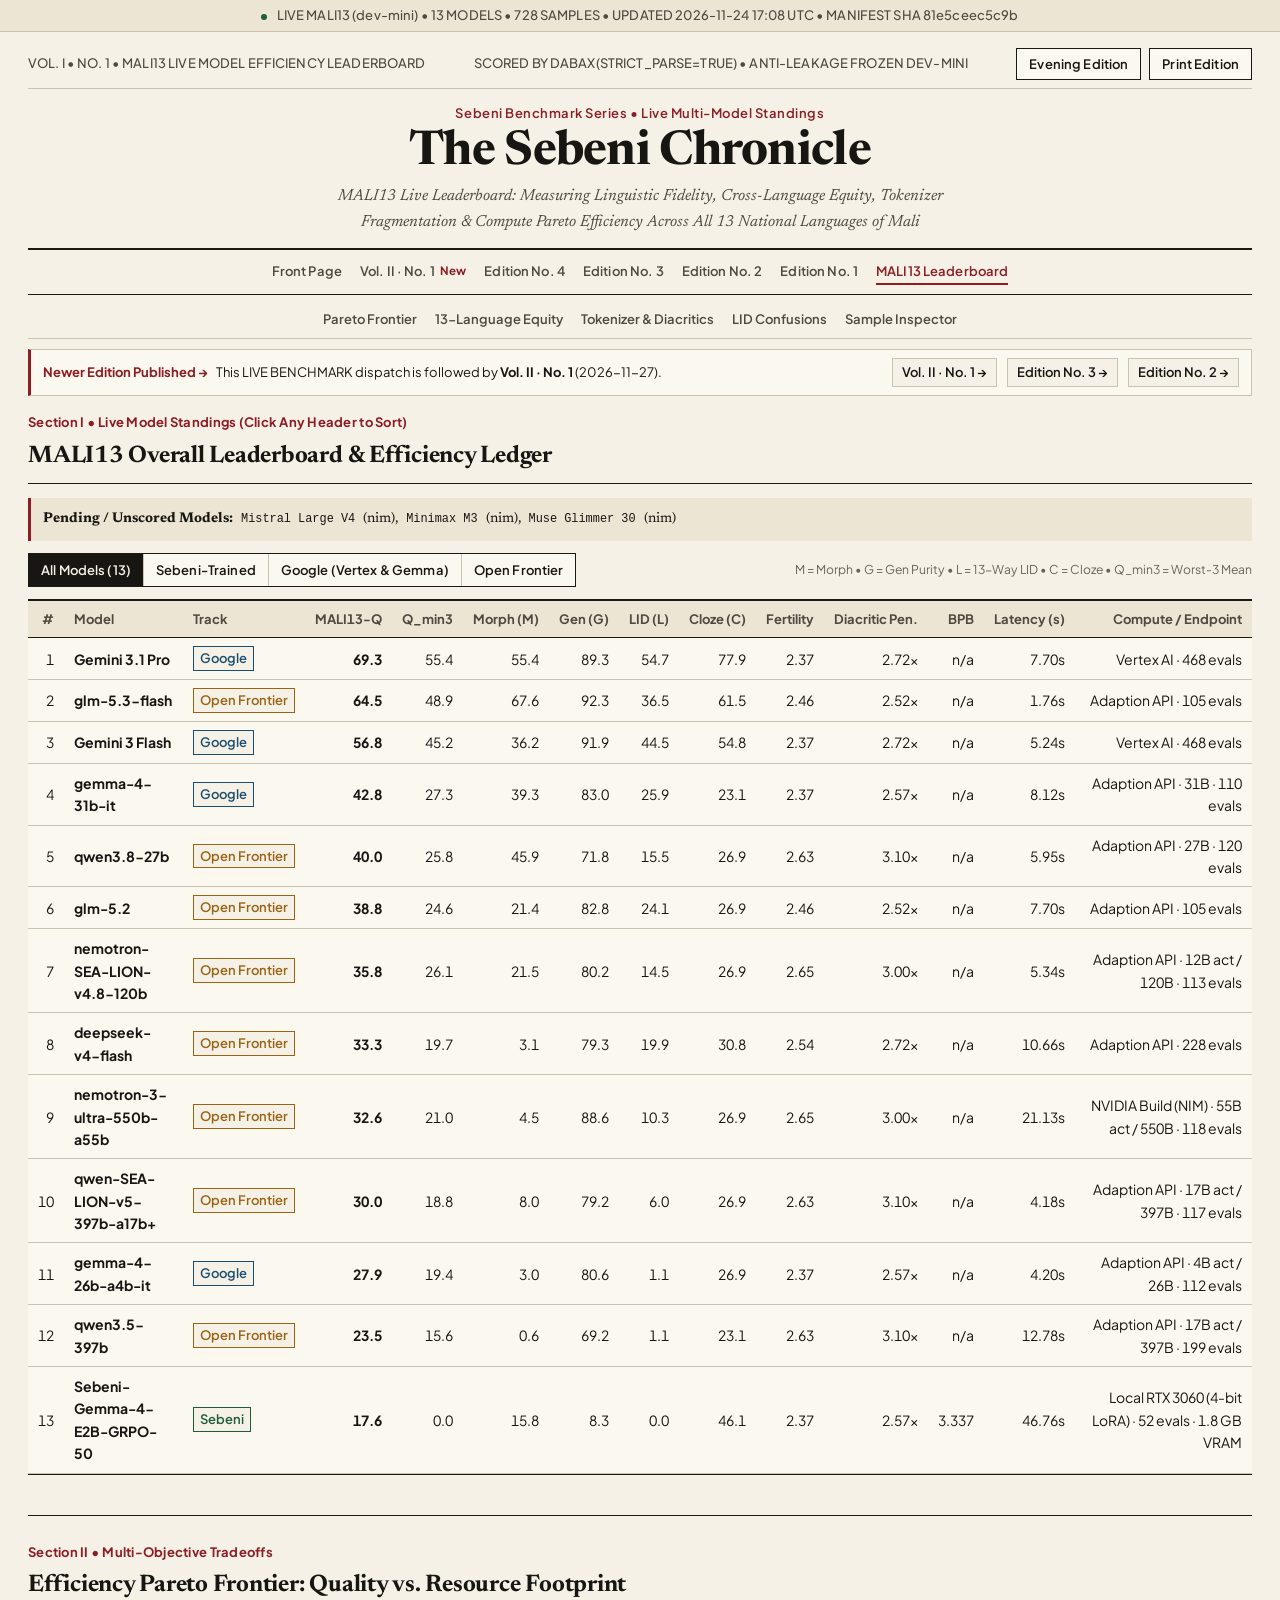
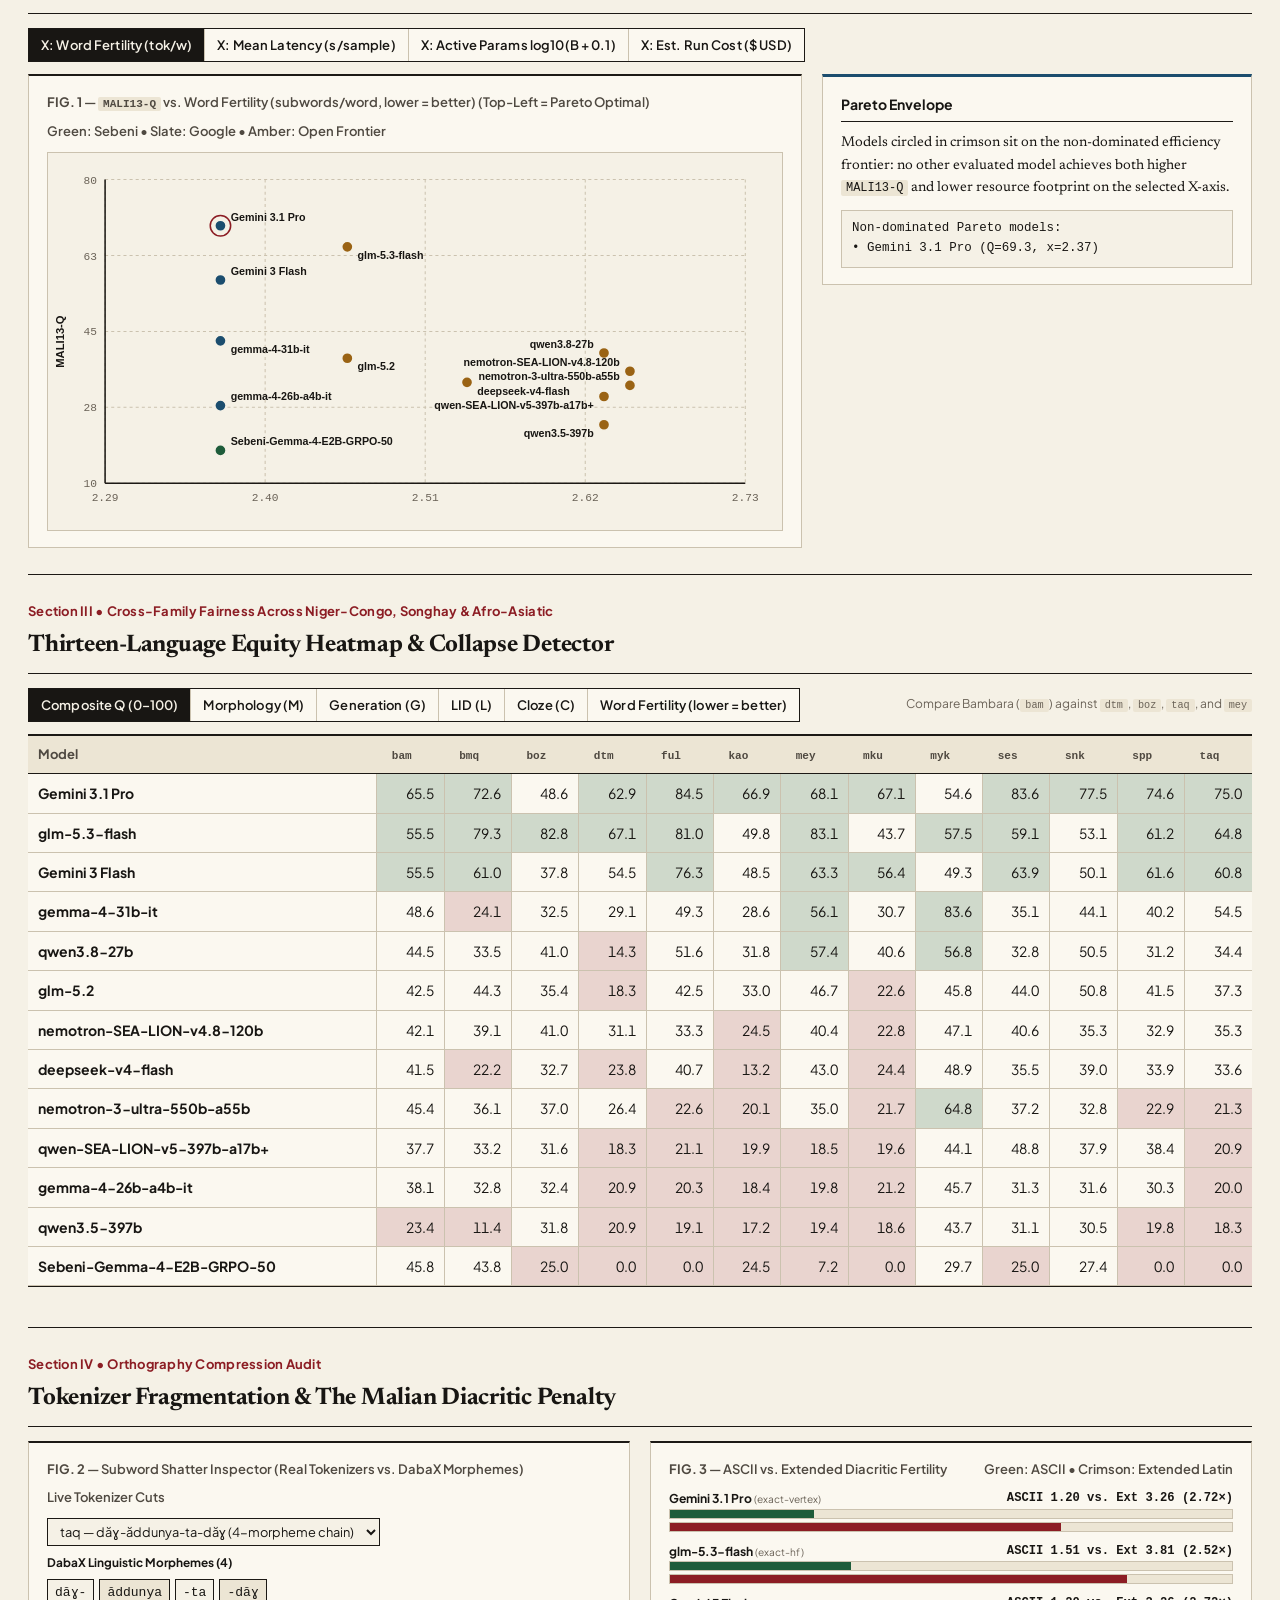
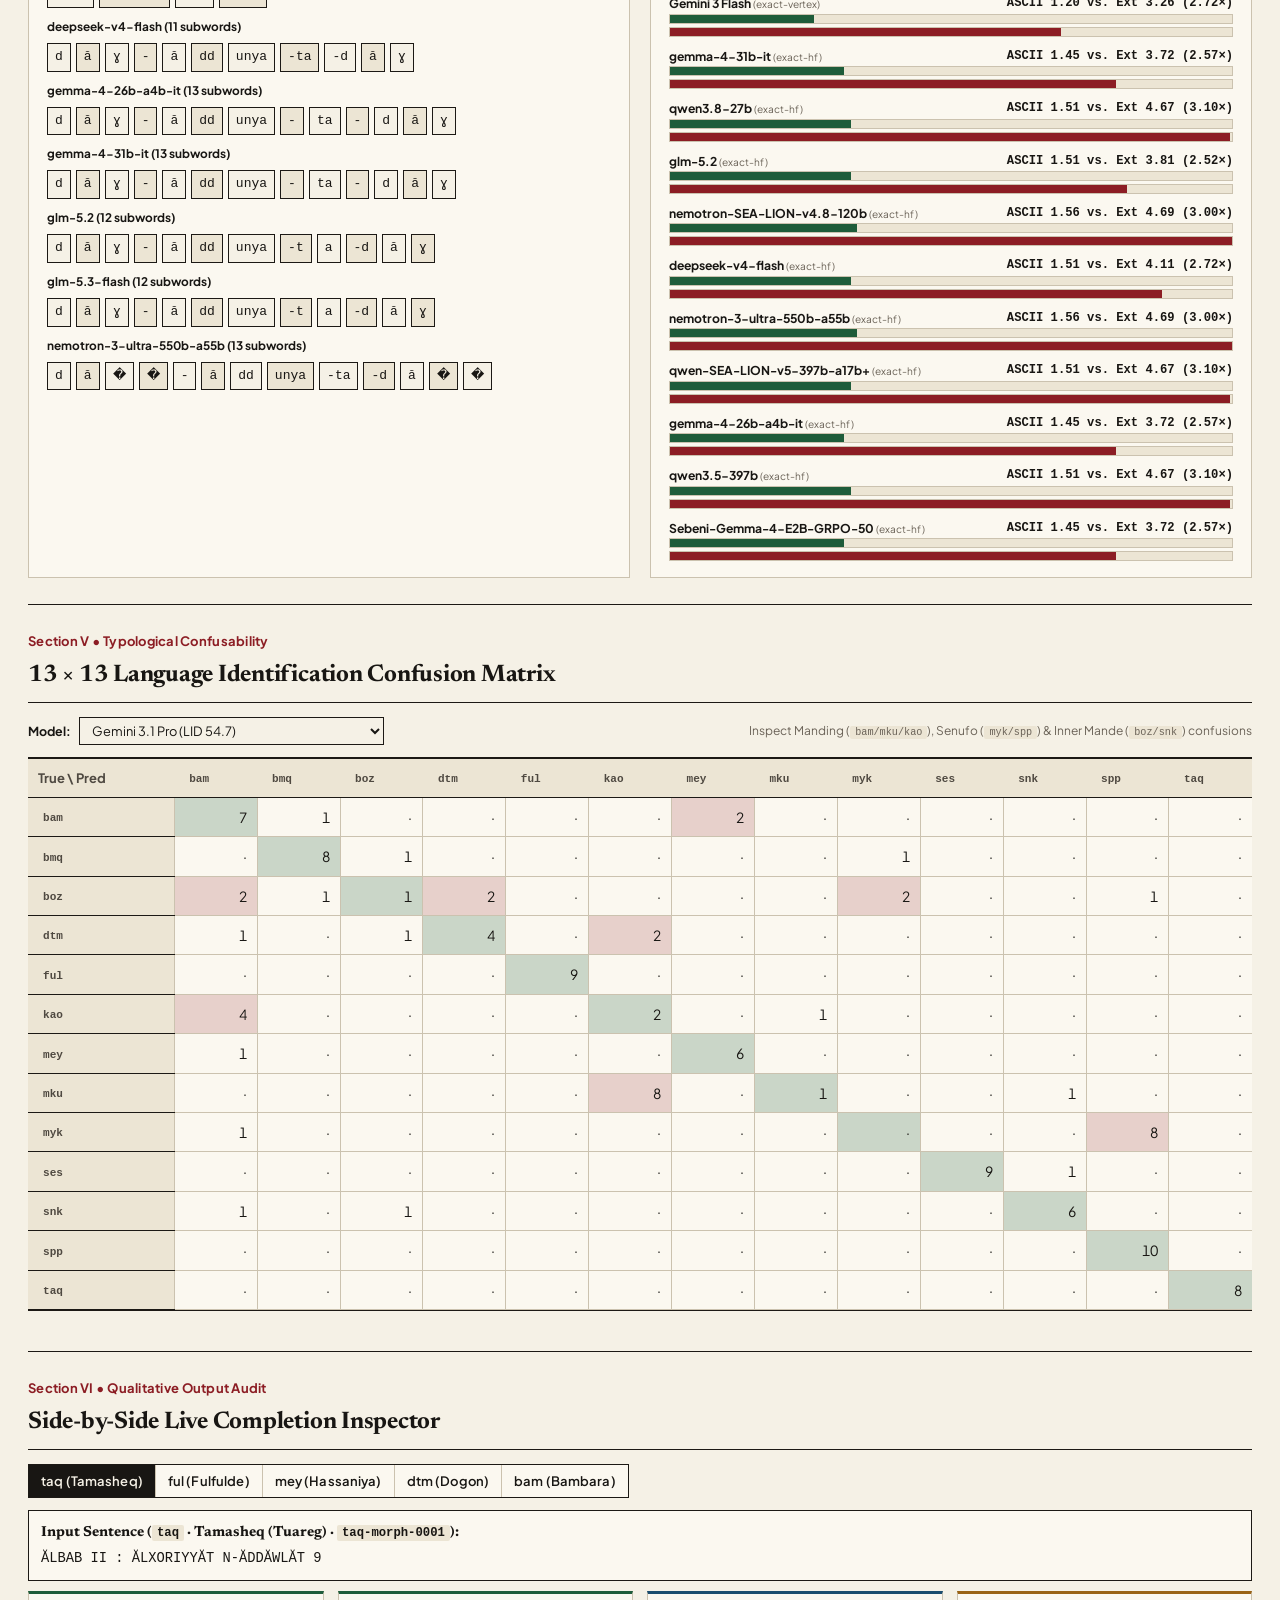
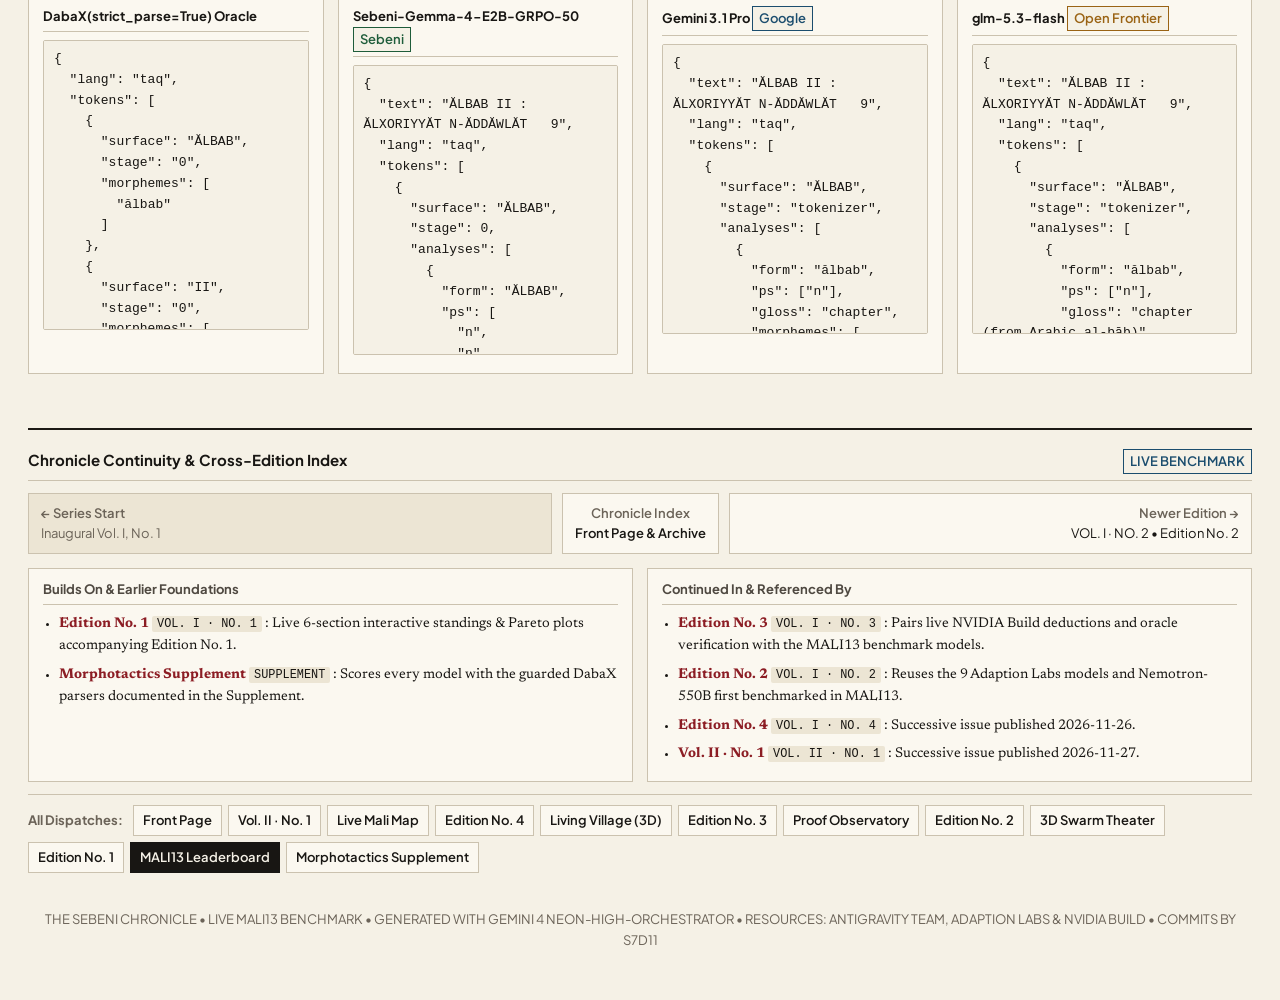
<file: site/leaderboard.html>
<!DOCTYPE html>
<html lang="en" data-theme="newsprint">
<head>
  <meta charset="utf-8" />
  <meta name="viewport" content="width=device-width, initial-scale=1.0" />
  <title>Live MALI13 Leaderboard | The Sebeni Chronicle</title>
  <link rel="preconnect" href="https://fonts.googleapis.com" />
  <link rel="preconnect" href="https://fonts.gstatic.com" crossorigin />
  <link rel="stylesheet" href="https://fonts.googleapis.com/css2?family=Newsreader:ital,opsz,wght@0,6..72,400..700;1,6..72,400..600&family=Plus+Jakarta+Sans:wght@400;500;600;700&display=swap" />
  <link rel="stylesheet" href="assets/chronicle.css" />
</head>
<body data-root="." data-page-id="mali13-leaderboard">
  <div class="live-ribbon">
    <span class="dot"></span>
    <span id="lbLiveBanner">LIVE MALI13 BENCHMARK &bull; LOADING TELEMETRY FROM DATA/LEADERBOARD.JSON...</span>
  </div>

  <div class="sheet">
    <div class="folio-bar">
      <span>VOL. I &bull; NO. 1 &bull; MALI13 LIVE MODEL EFFICIENCY LEADERBOARD</span>
      <span>SCORED BY DABAX(STRICT_PARSE=TRUE) &bull; ANTI-LEAKAGE FROZEN DEV-MINI</span>
      <div class="folio-controls">
        <button id="themeToggle" type="button">Evening Edition</button>
        <button type="button" onclick="window.print()">Print Edition</button>
      </div>
    </div>

    <header class="masthead">
      <div class="kicker">Sebeni Benchmark Series &bull; Live Multi-Model Standings</div>
      <h1><a href="index.html">The Sebeni Chronicle</a></h1>
      <p class="subtitle">MALI13 Live Leaderboard: Measuring Linguistic Fidelity, Cross-Language Equity, Tokenizer Fragmentation &amp; Compute Pareto Efficiency Across All 13 National Languages of Mali</p>
    </header>

    <nav class="ed-nav" data-chronicle-nav="1">
      <a href="index.html">Front Page</a>
      <a href="editions/vol-01-no-02/index.html">Edition No. 2 <span class="nav-badge">Latest</span></a>
      <a href="editions/vol-01-no-02/theater.html">3D Swarm Theater</a>
      <a href="editions/vol-01-no-01/index.html">Edition No. 1</a>
      <a class="active" href="leaderboard.html">Live Leaderboard</a>
      <a href="supplements/morphotactics-comparison.html">Morphotactics Supplement</a>
    </nav>
    <nav class="ed-subnav" aria-label="Leaderboard Sections">
      <a href="#sec-pareto">Pareto Frontier</a>
      <a href="#sec-equity">13-Language Equity</a>
      <a href="#sec-tokenizer">Tokenizer &amp; Diacritics</a>
      <a href="#sec-lid">LID Confusions</a>
      <a href="#sec-inspector">Sample Inspector</a>
    </nav>

    <!-- SECTION I: LEADERBOARD -->
    <section id="sec-leaderboard" class="broadsheet-sec">
      <div class="sec-head">
        <div>
          <div class="section-kicker">Section I &bull; Live Model Standings (Click Any Header to Sort)</div>
          <h2>MALI13 Overall Leaderboard &amp; Efficiency Ledger</h2>
        </div>
      </div>
      <div id="pendingModelsNote" class="invariants-note" style="display:none;margin-bottom:12px;"></div>
      <div class="toolbar">
        <div class="btn-group" id="backendFilter">
          <button class="pill active" data-filter="ALL">All Models</button>
          <button class="pill" data-filter="Sebeni">Sebeni-Trained</button>
          <button class="pill" data-filter="Google">Google (Vertex &amp; Gemma)</button>
          <button class="pill" data-filter="Open Frontier">Open Frontier</button>
        </div>
        <span style="font-family:var(--sans);font-size:0.76rem;color:var(--ink-soft)">M = Morph &bull; G = Gen Purity &bull; L = 13-Way LID &bull; C = Cloze &bull; Q_min3 = Worst-3 Mean</span>
      </div>
      <div class="table-wrap">
        <table id="lbTable">
          <thead>
            <tr>
              <th class="num">#</th>
              <th class="sortable" data-sort="id">Model</th>
              <th>Track</th>
              <th class="sortable num" data-sort="q">MALI13-Q</th>
              <th class="sortable num" data-sort="q_min3">Q_min3</th>
              <th class="sortable num" data-sort="morph">Morph (M)</th>
              <th class="sortable num" data-sort="gen">Gen (G)</th>
              <th class="sortable num" data-sort="lid">LID (L)</th>
              <th class="sortable num" data-sort="cloze">Cloze (C)</th>
              <th class="sortable num" data-sort="fert">Fertility</th>
              <th class="sortable num" data-sort="diac">Diacritic Pen.</th>
              <th class="sortable num" data-sort="bpb">BPB</th>
              <th class="sortable num" data-sort="lat">Latency (s)</th>
              <th class="num">Compute / Endpoint</th>
            </tr>
          </thead>
          <tbody id="lbBody">
            <tr><td colspan="14">Loading live leaderboard...</td></tr>
          </tbody>
        </table>
      </div>
    </section>

    <!-- SECTION II: PARETO FRONTIER -->
    <section id="sec-pareto" class="broadsheet-sec">
      <div class="sec-head">
        <div>
          <div class="section-kicker">Section II &bull; Multi-Objective Tradeoffs</div>
          <h2>Efficiency Pareto Frontier: Quality vs. Resource Footprint</h2>
        </div>
      </div>
      <div class="toolbar">
        <div class="btn-group" id="paretoAxisBtns">
          <button class="pill active" data-axis="fert">X: Word Fertility (tok/w)</button>
          <button class="pill" data-axis="lat">X: Mean Latency (s/sample)</button>
          <button class="pill" data-axis="params">X: Active Params log10(B + 0.1)</button>
          <button class="pill" data-axis="cost">X: Est. Run Cost ($ USD)</button>
        </div>
      </div>
      <div class="pareto-grid">
        <div class="figure-frame" style="margin-bottom:0">
          <div class="fig-caption">
            <span><strong>FIG. 1</strong> &mdash; <code>MALI13-Q</code> vs. <span id="paretoXTitle">Word Fertility</span> (Top-Left = Pareto Optimal)</span>
            <span>Green: Sebeni &bull; Slate: Google &bull; Amber: Open Frontier</span>
          </div>
          <svg id="paretoSvg" class="pareto-svg" viewBox="0 0 720 370" role="img" aria-label="Pareto Frontier Chart"></svg>
        </div>
        <div class="factbox" style="border-top-color:var(--slate)">
          <h3>Pareto Envelope</h3>
          <p style="font-size:0.88rem;margin:0 0 10px;">Models circled in crimson sit on the non-dominated efficiency frontier: no other evaluated model achieves both higher <code>MALI13-Q</code> and lower resource footprint on the selected X-axis.</p>
          <div id="paretoFrontierList" style="font-family:var(--mono);font-size:0.78rem;background:var(--paper);padding:8px 10px;border:1px solid var(--rule-hair);white-space:pre-wrap"></div>
        </div>
      </div>
    </section>

    <!-- SECTION III: 13-LANGUAGE EQUITY HEATMAP -->
    <section id="sec-equity" class="broadsheet-sec">
      <div class="sec-head">
        <div>
          <div class="section-kicker">Section III &bull; Cross-Family Fairness Across Niger-Congo, Songhay &amp; Afro-Asiatic</div>
          <h2>Thirteen-Language Equity Heatmap &amp; Collapse Detector</h2>
        </div>
      </div>
      <div class="toolbar">
        <div class="btn-group" id="heatMetricBtns">
          <button class="pill active" data-hm="q">Composite Q (0&ndash;100)</button>
          <button class="pill" data-hm="morph">Morphology (M)</button>
          <button class="pill" data-hm="gen">Generation (G)</button>
          <button class="pill" data-hm="lid">LID (L)</button>
          <button class="pill" data-hm="cloze">Cloze (C)</button>
          <button class="pill" data-hm="fert">Word Fertility (lower = better)</button>
        </div>
        <span style="font-family:var(--sans);font-size:0.75rem;color:var(--ink-soft)">Compare Bambara (<code>bam</code>) against <code>dtm</code>, <code>boz</code>, <code>taq</code>, and <code>mey</code></span>
      </div>
      <div class="table-wrap">
        <table id="heatTable">
          <thead><tr id="heatHeadRow"></tr></thead>
          <tbody id="heatBody"></tbody>
        </table>
      </div>
    </section>

    <!-- SECTION IV: TOKENIZER & DIACRITIC PENALTY -->
    <section id="sec-tokenizer" class="broadsheet-sec">
      <div class="sec-head">
        <div>
          <div class="section-kicker">Section IV &bull; Orthography Compression Audit</div>
          <h2>Tokenizer Fragmentation &amp; The Malian Diacritic Penalty</h2>
        </div>
      </div>
      <div class="two-col">
        <div class="figure-frame" style="margin-bottom:0">
          <div class="fig-caption">
            <span><strong>FIG. 2</strong> &mdash; Subword Shatter Inspector (Real Tokenizers vs. DabaX Morphemes)</span>
            <span>Live Tokenizer Cuts</span>
          </div>
          <div class="toolbar" style="margin-bottom:8px">
            <select id="shatterLang" style="font-family:var(--sans);font-size:0.8rem;padding:4px 8px;border:1px solid var(--rule-heavy);background:var(--paper);color:var(--ink)">
              <option value="taq">taq &mdash; dăɣ-ăddunya-ta-dăɣ (4-morpheme chain)</option>
              <option value="ful">ful &mdash; suɓaaɓe (suɓaa + -ɓe PL.HUM)</option>
              <option value="spp">spp &mdash; SARIYAƝUNGI (sariyaɲun + -gi CL3)</option>
              <option value="mey">mey &mdash; ƏLWAAJIBAAT (əl- + wājib + -aat)</option>
              <option value="dtm">dtm &mdash; PÀŊÁBE (pàŋá + -be PL.HUM)</option>
            </select>
          </div>
          <div id="shatterContainer"></div>
        </div>

        <div class="figure-frame" style="margin-bottom:0">
          <div class="fig-caption">
            <span><strong>FIG. 3</strong> &mdash; ASCII vs. Extended Diacritic Fertility</span>
            <span>Green: ASCII &bull; Crimson: Extended Latin</span>
          </div>
          <div id="diacBars" style="display:grid;gap:10px"></div>
        </div>
      </div>
    </section>

    <!-- SECTION V: LID CONFUSION MATRIX -->
    <section id="sec-lid" class="broadsheet-sec">
      <div class="sec-head">
        <div>
          <div class="section-kicker">Section V &bull; Typological Confusability</div>
          <h2>13 &times; 13 Language Identification Confusion Matrix</h2>
        </div>
      </div>
      <div class="toolbar">
        <label style="font-family:var(--sans);font-size:0.78rem;font-weight:700">
          Model:
          <select id="lidModelSelect" style="margin-left:6px;font-family:var(--sans);font-size:0.8rem;padding:4px 8px;border:1px solid var(--rule-heavy);background:var(--paper);color:var(--ink)"></select>
        </label>
        <span style="font-family:var(--sans);font-size:0.75rem;color:var(--ink-soft)">Inspect Manding (<code>bam/mku/kao</code>), Senufo (<code>myk/spp</code>) &amp; Inner Mande (<code>boz/snk</code>) confusions</span>
      </div>
      <div class="table-wrap">
        <table id="lidTable">
          <thead id="lidHead"></thead>
          <tbody id="lidBody"></tbody>
        </table>
      </div>
    </section>

    <!-- SECTION VI: SAMPLE INSPECTOR -->
    <section id="sec-inspector" class="broadsheet-sec" style="border-bottom:none;margin-bottom:0">
      <div class="sec-head">
        <div>
          <div class="section-kicker">Section VI &bull; Qualitative Output Audit</div>
          <h2>Side-by-Side Live Completion Inspector</h2>
        </div>
      </div>
      <div class="toolbar">
        <div class="btn-group" id="inspLangBtns">
          <button class="pill active" data-lang="taq">taq (Tamasheq)</button>
          <button class="pill" data-lang="ful">ful (Fulfulde)</button>
          <button class="pill" data-lang="mey">mey (Hassaniya)</button>
          <button class="pill" data-lang="dtm">dtm (Dogon)</button>
          <button class="pill" data-lang="bam">bam (Bambara)</button>
        </div>
      </div>
      <div id="inspectorContainer"></div>
    </section>

    <footer class="colophon">
      THE SEBENI CHRONICLE &bull; LIVE MALI13 BENCHMARK &bull; GENERATED WITH GEMINI 4 NEON-HIGH-ORCHESTRATOR &bull; RESOURCES: ANTIGRAVITY TEAM, ADAPTION LABS &amp; NVIDIA BUILD &bull; COMMITS BY S7D11
    </footer>
  </div>

  <script src="assets/chronicle.js"></script>
  <script src="assets/leaderboard.js"></script>
</body>
</html>
</file>
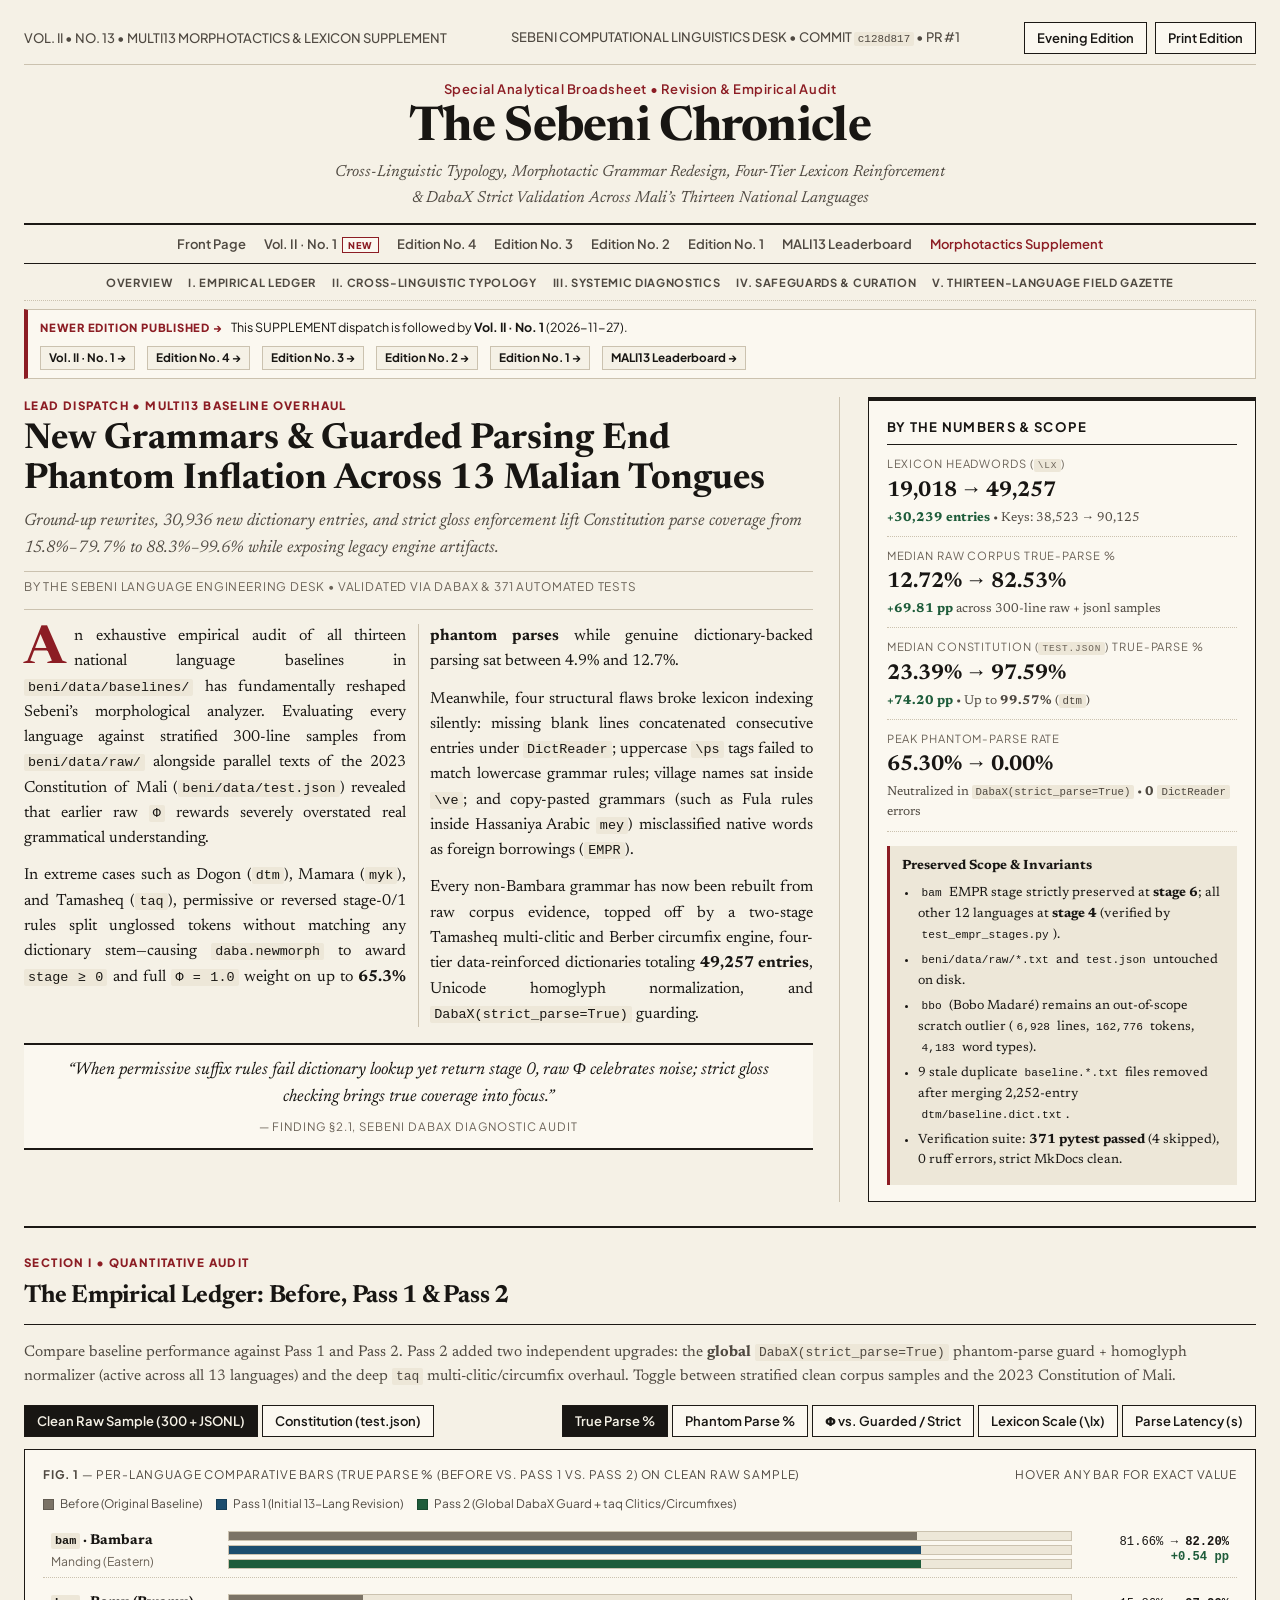
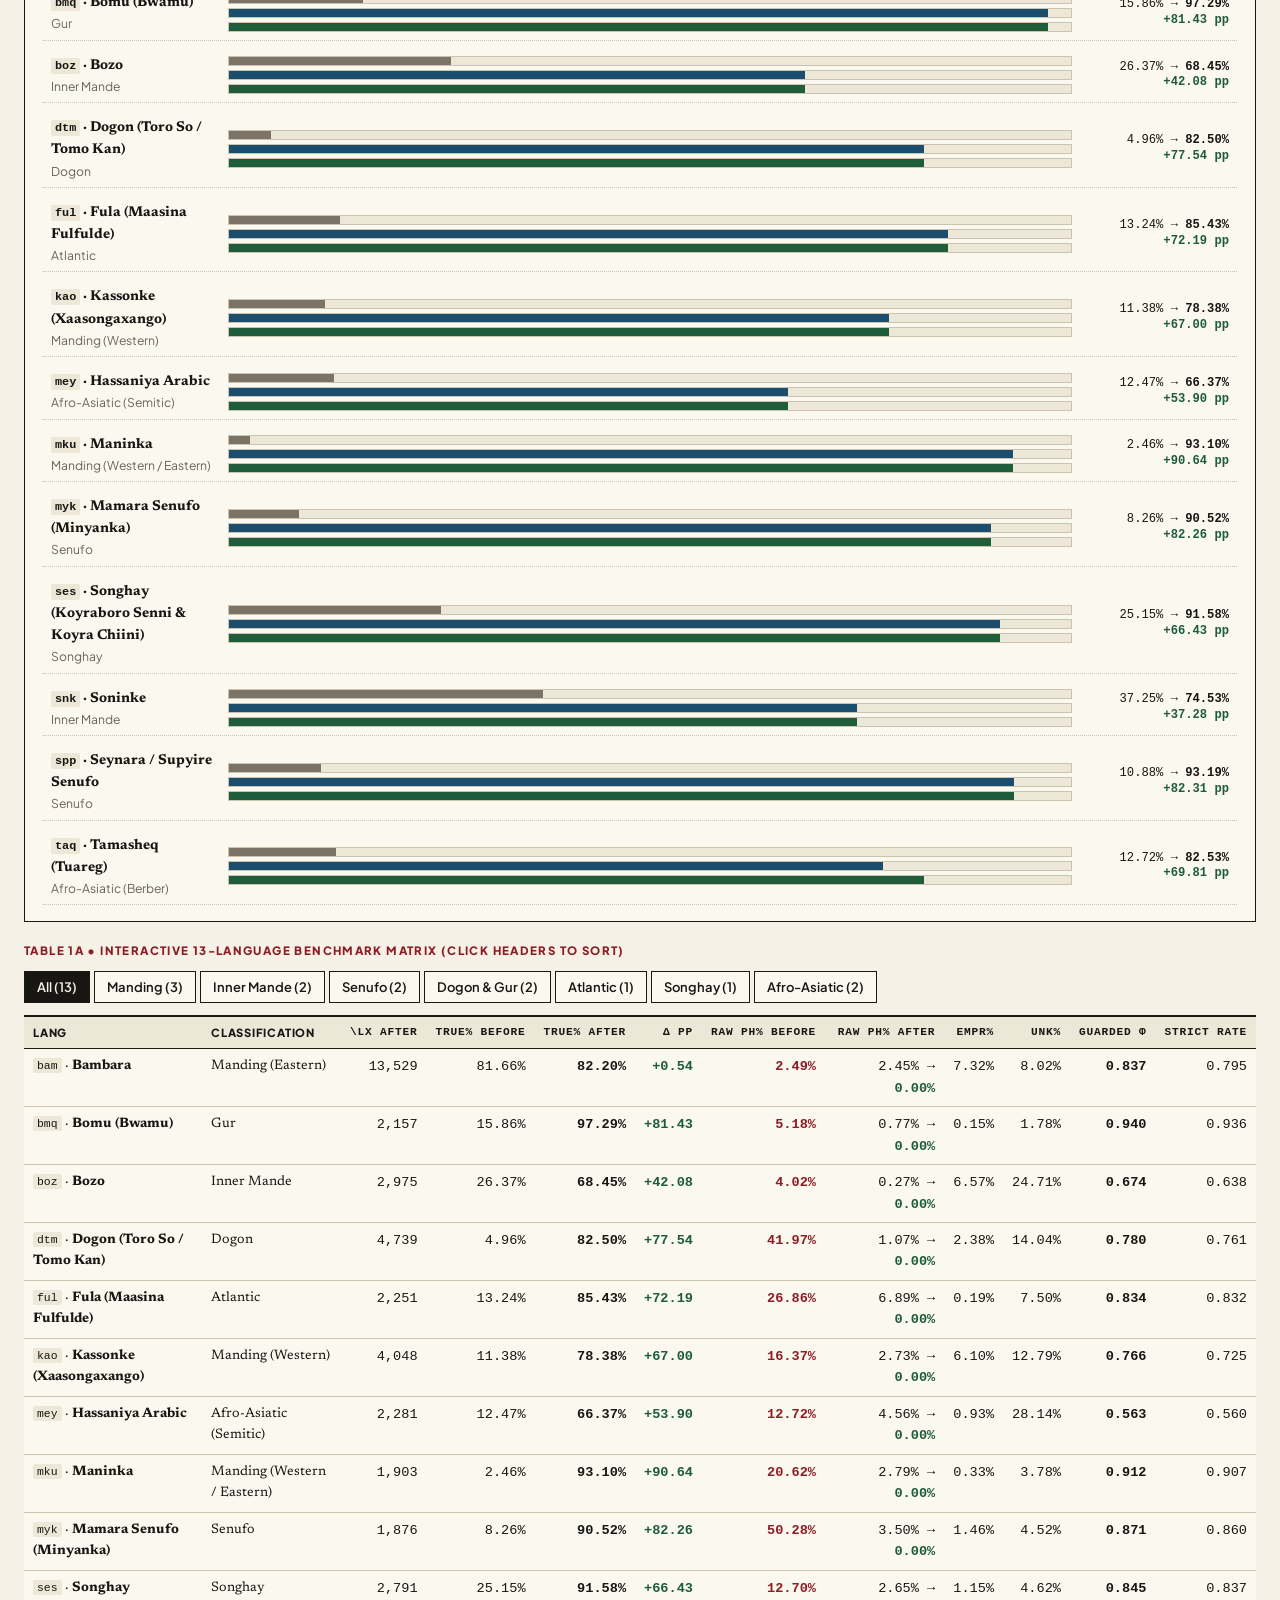
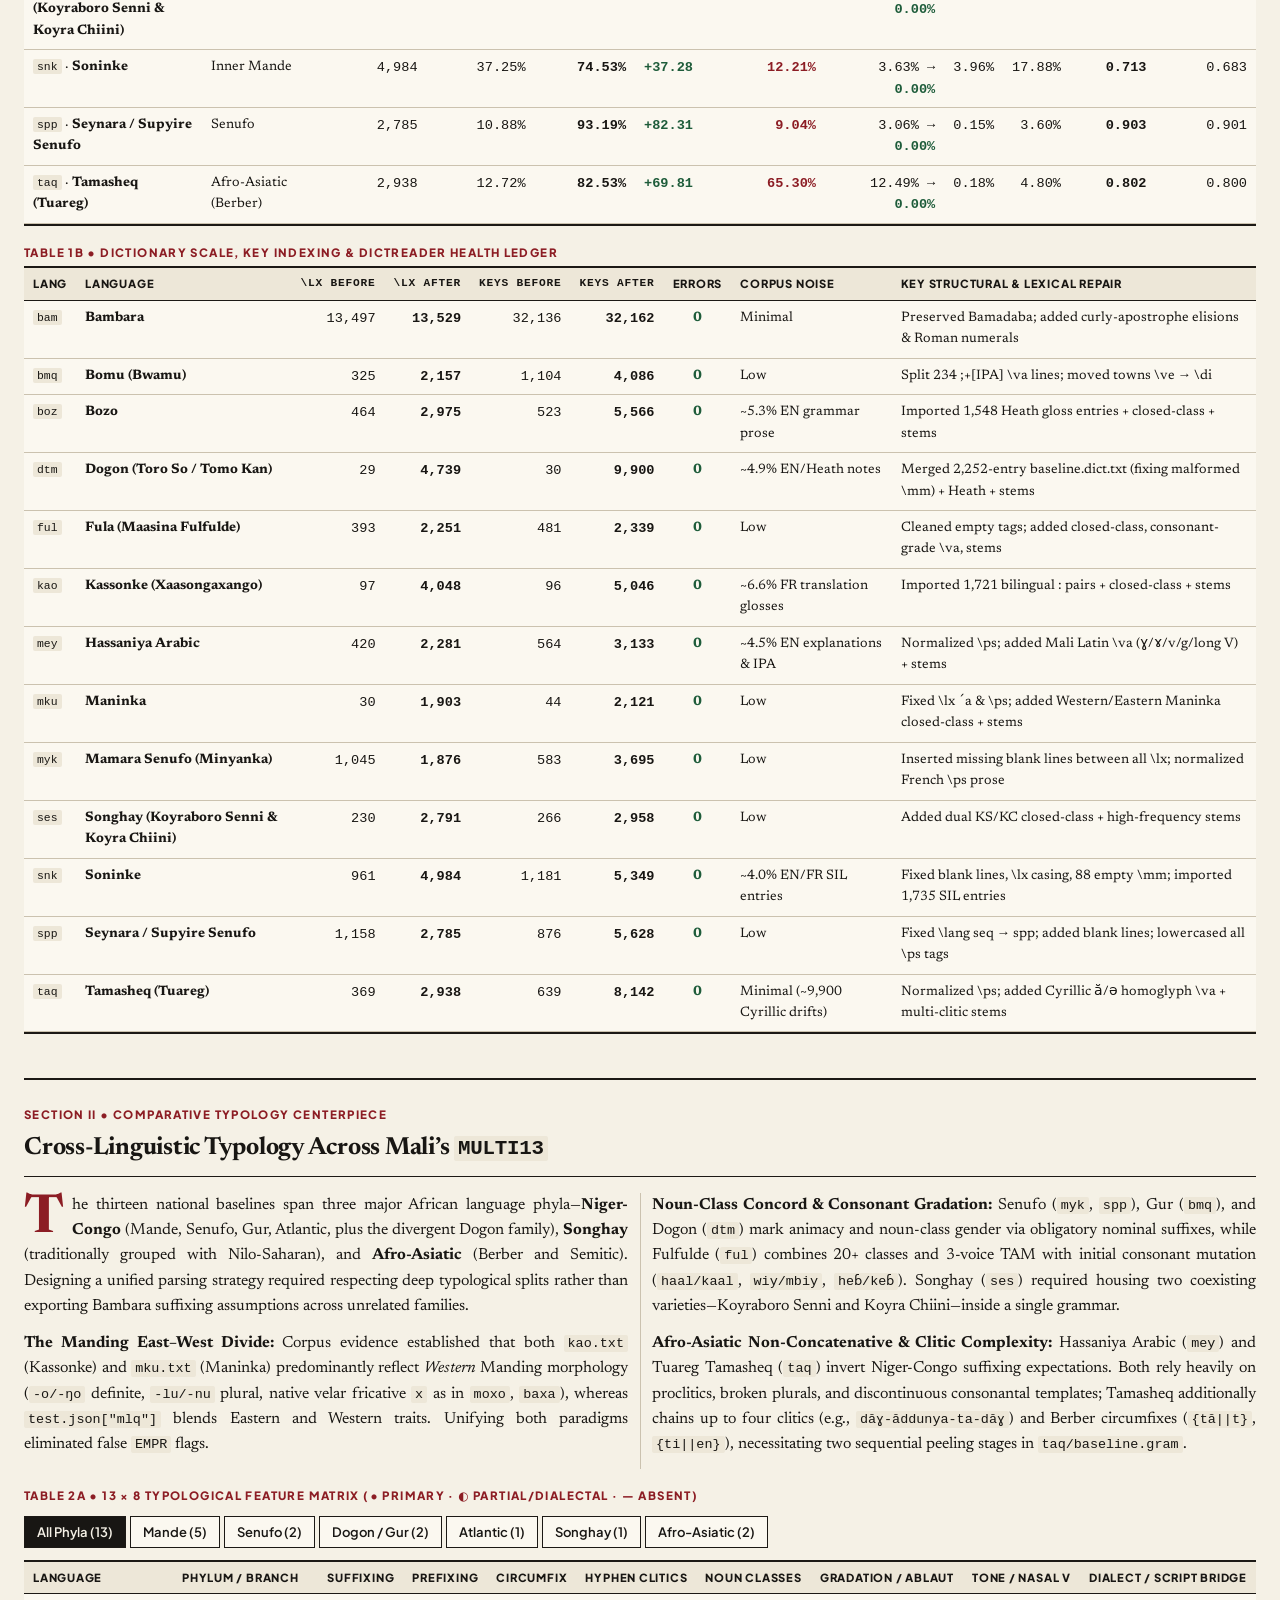
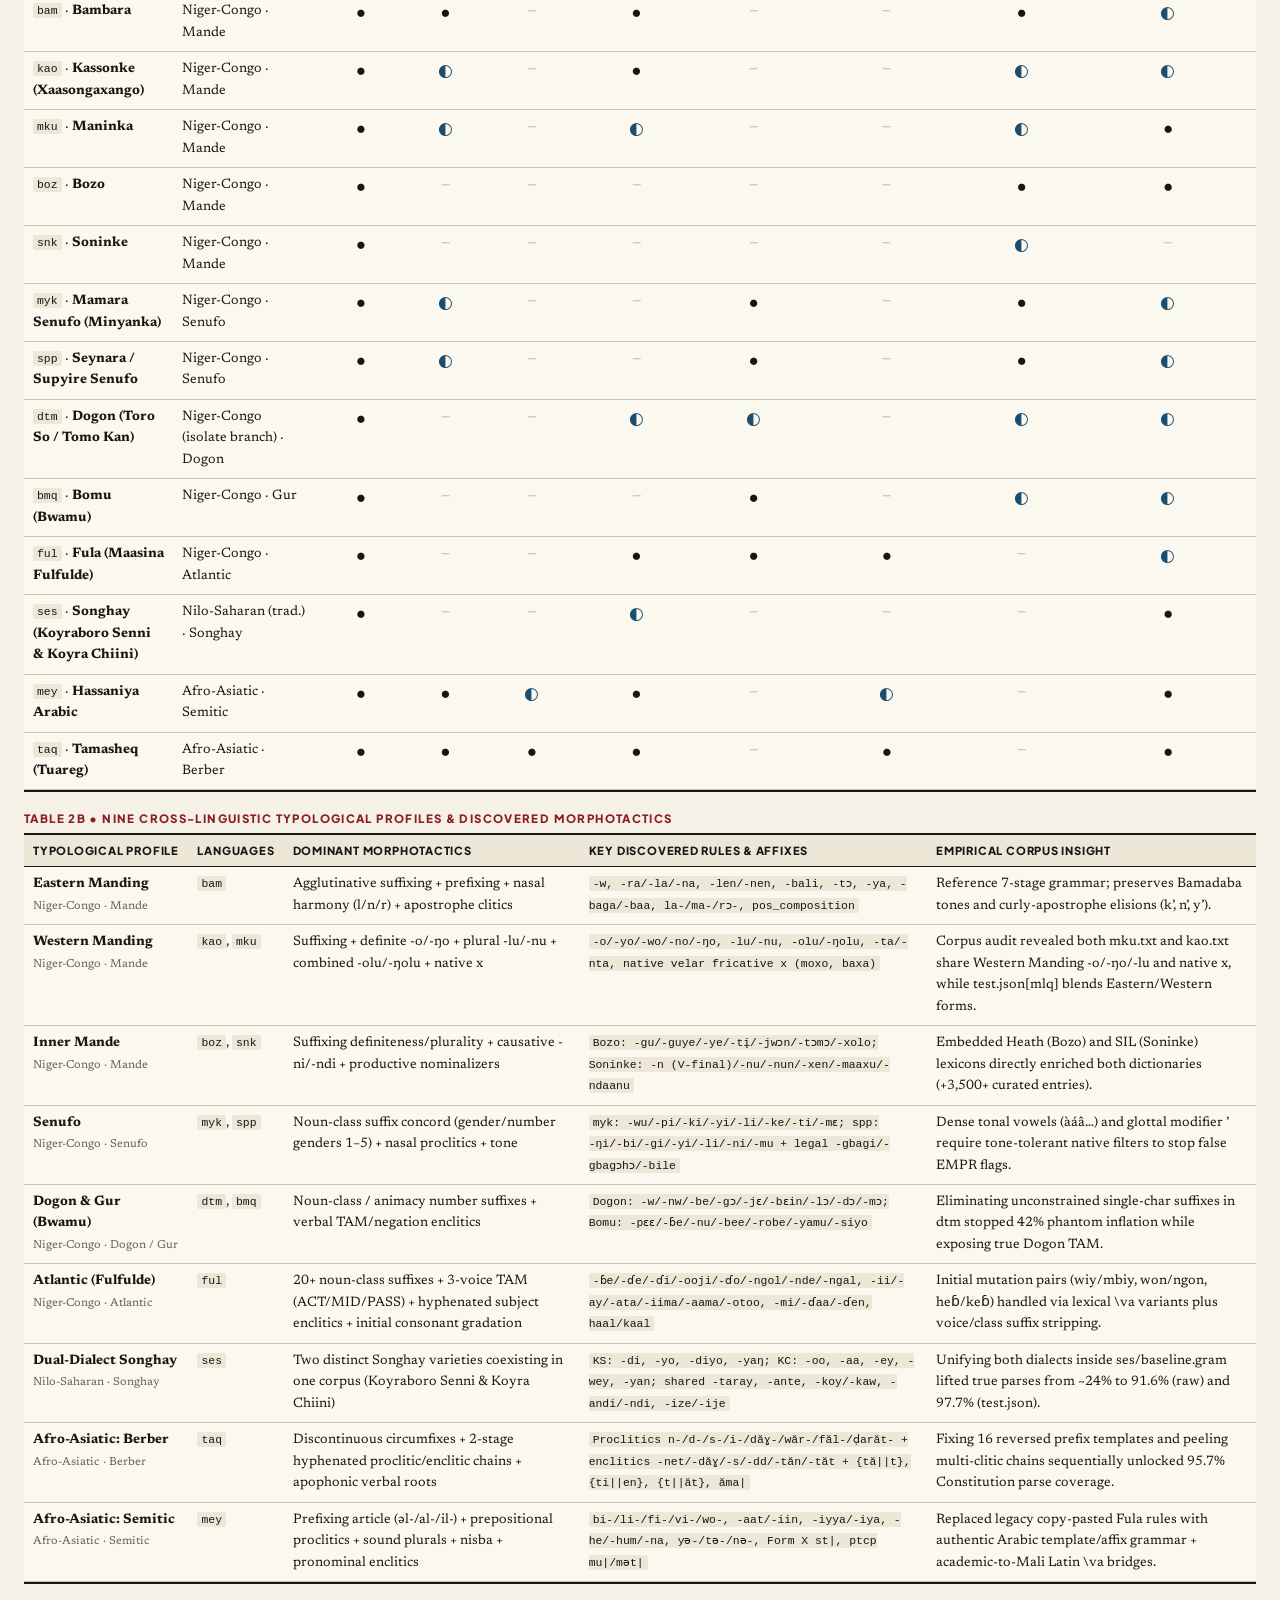
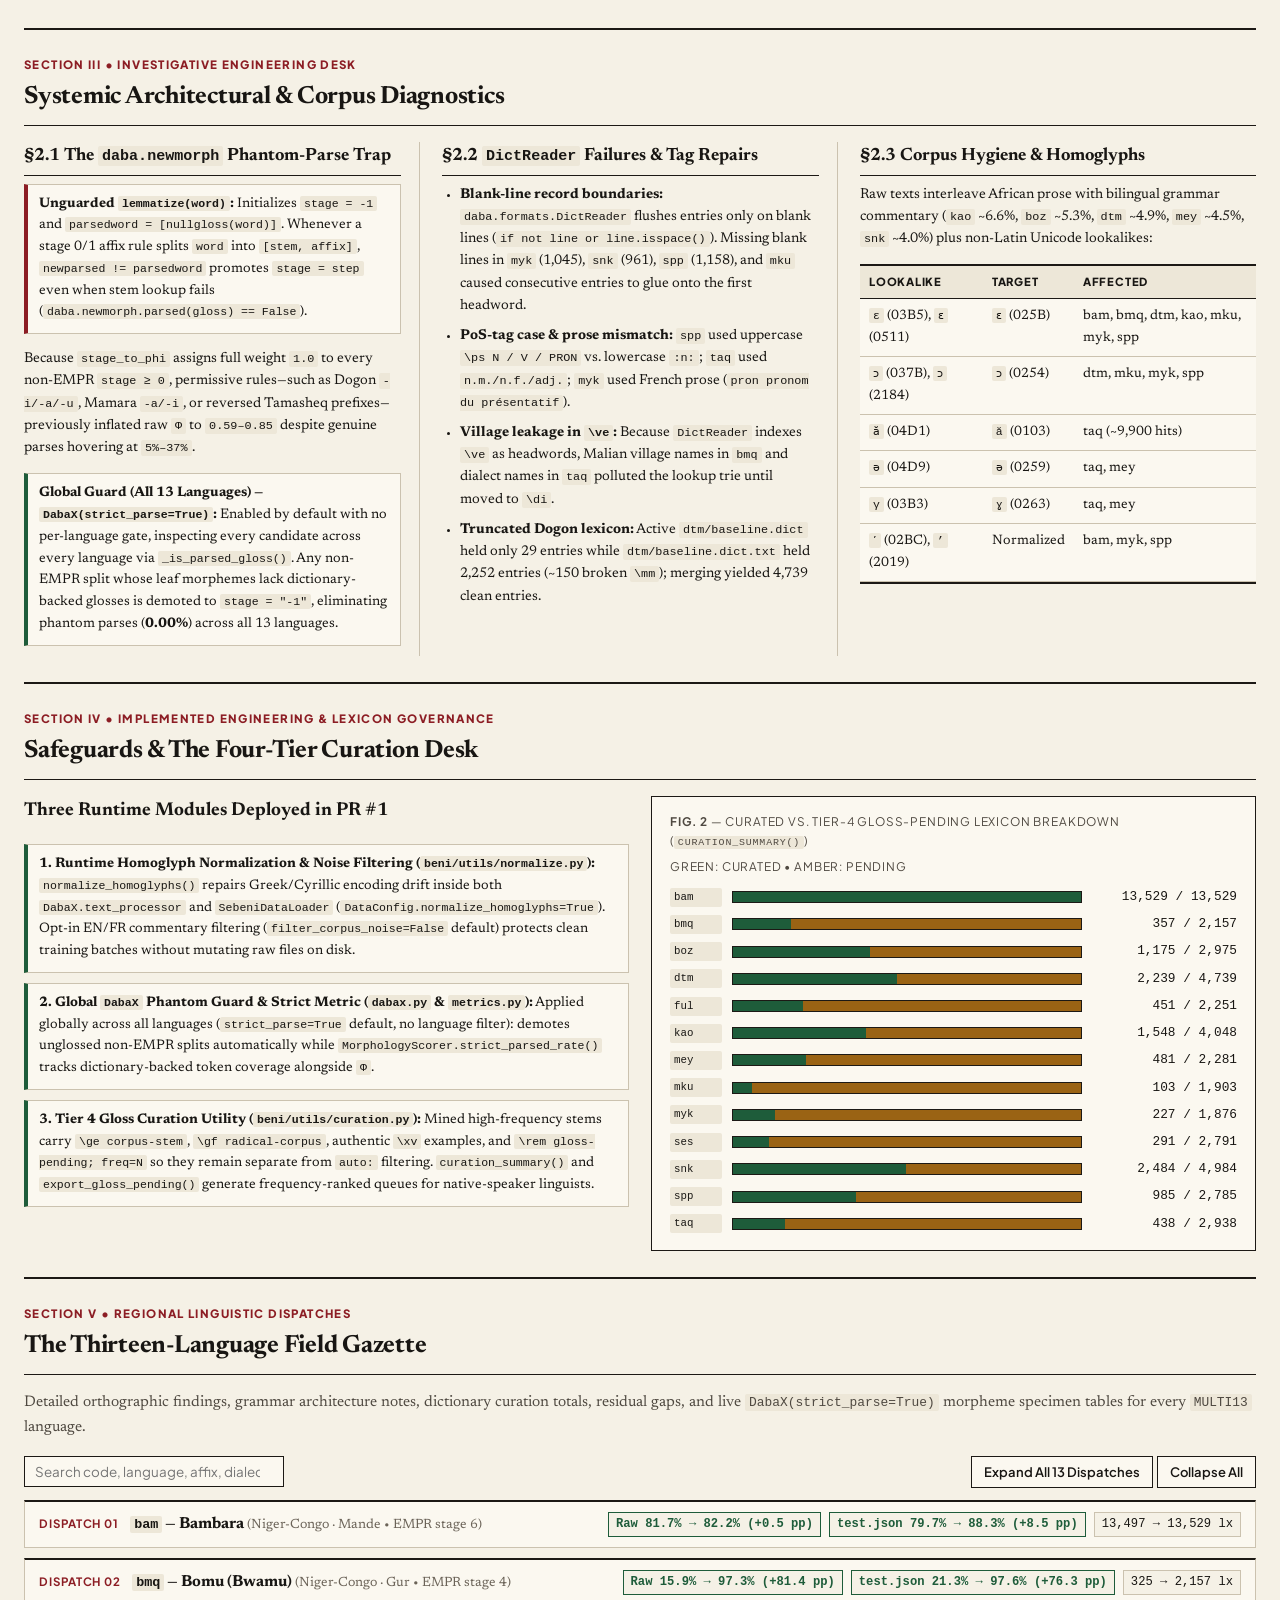
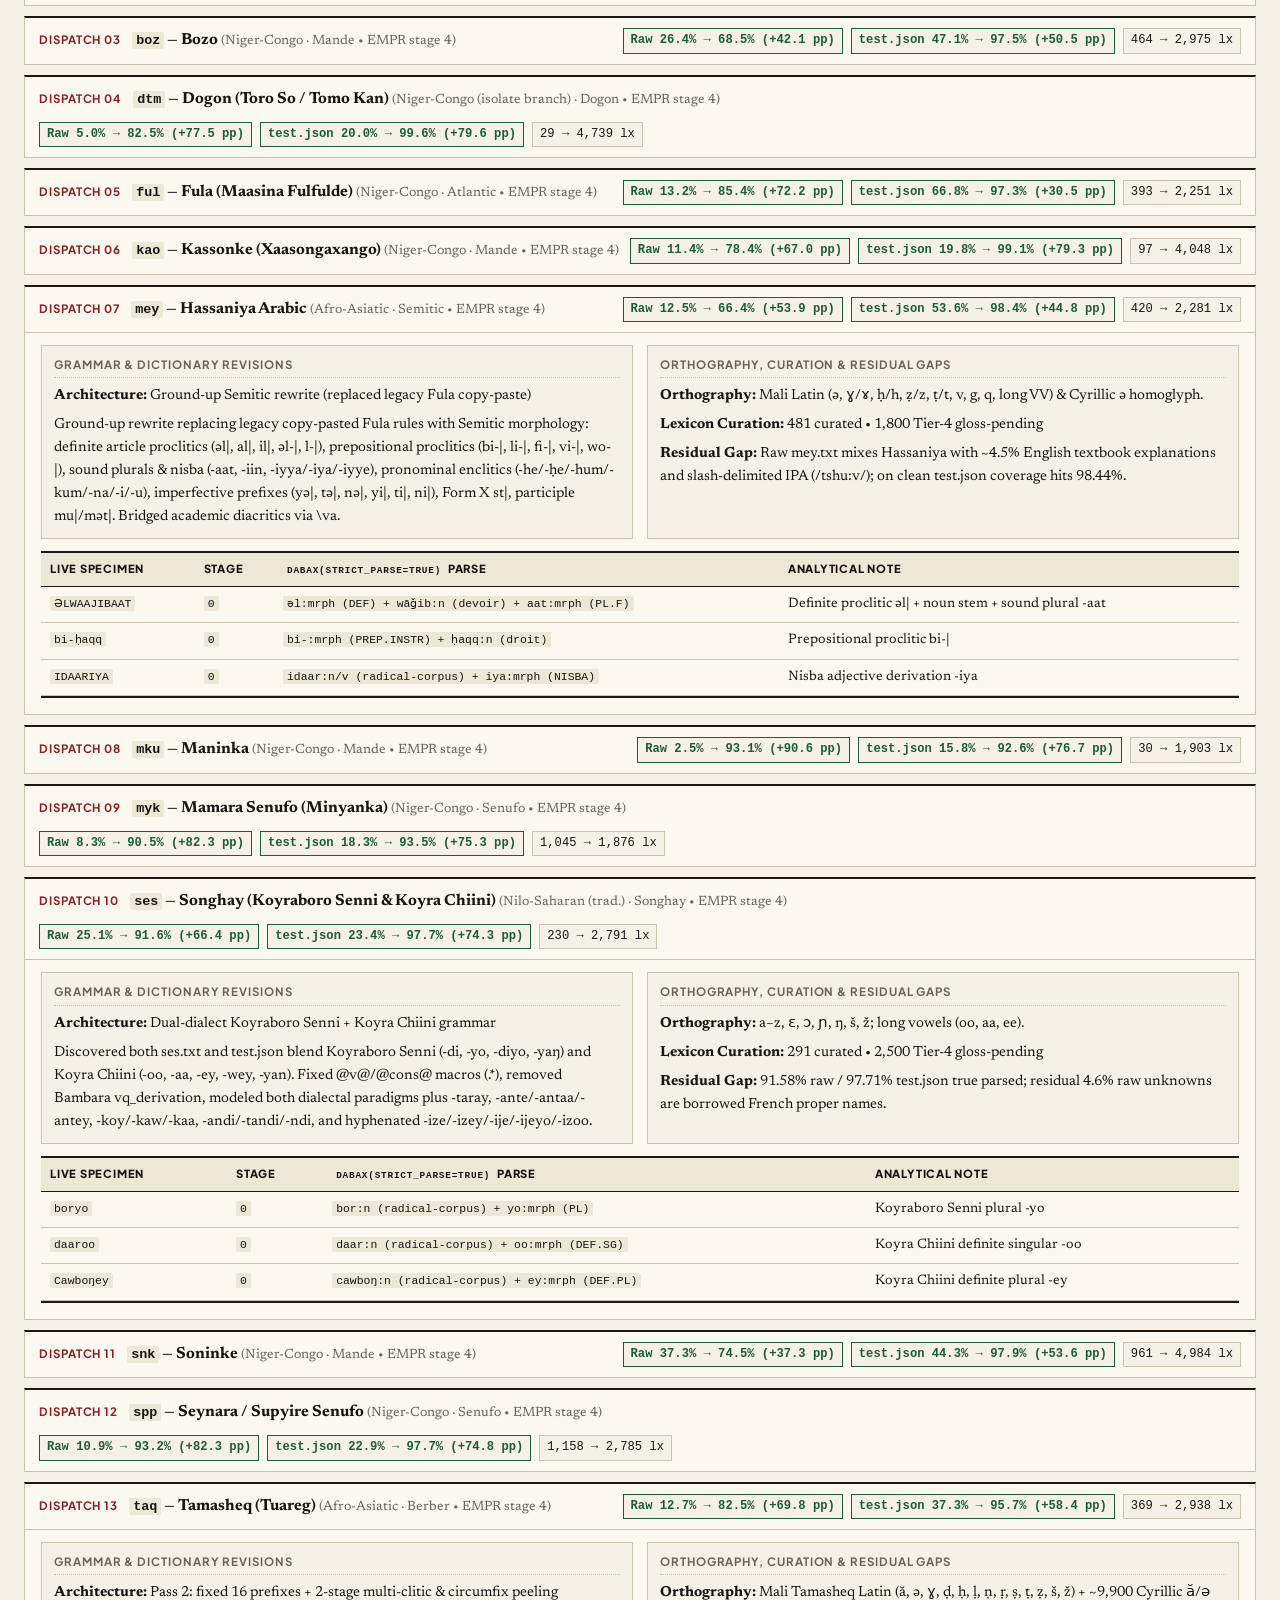
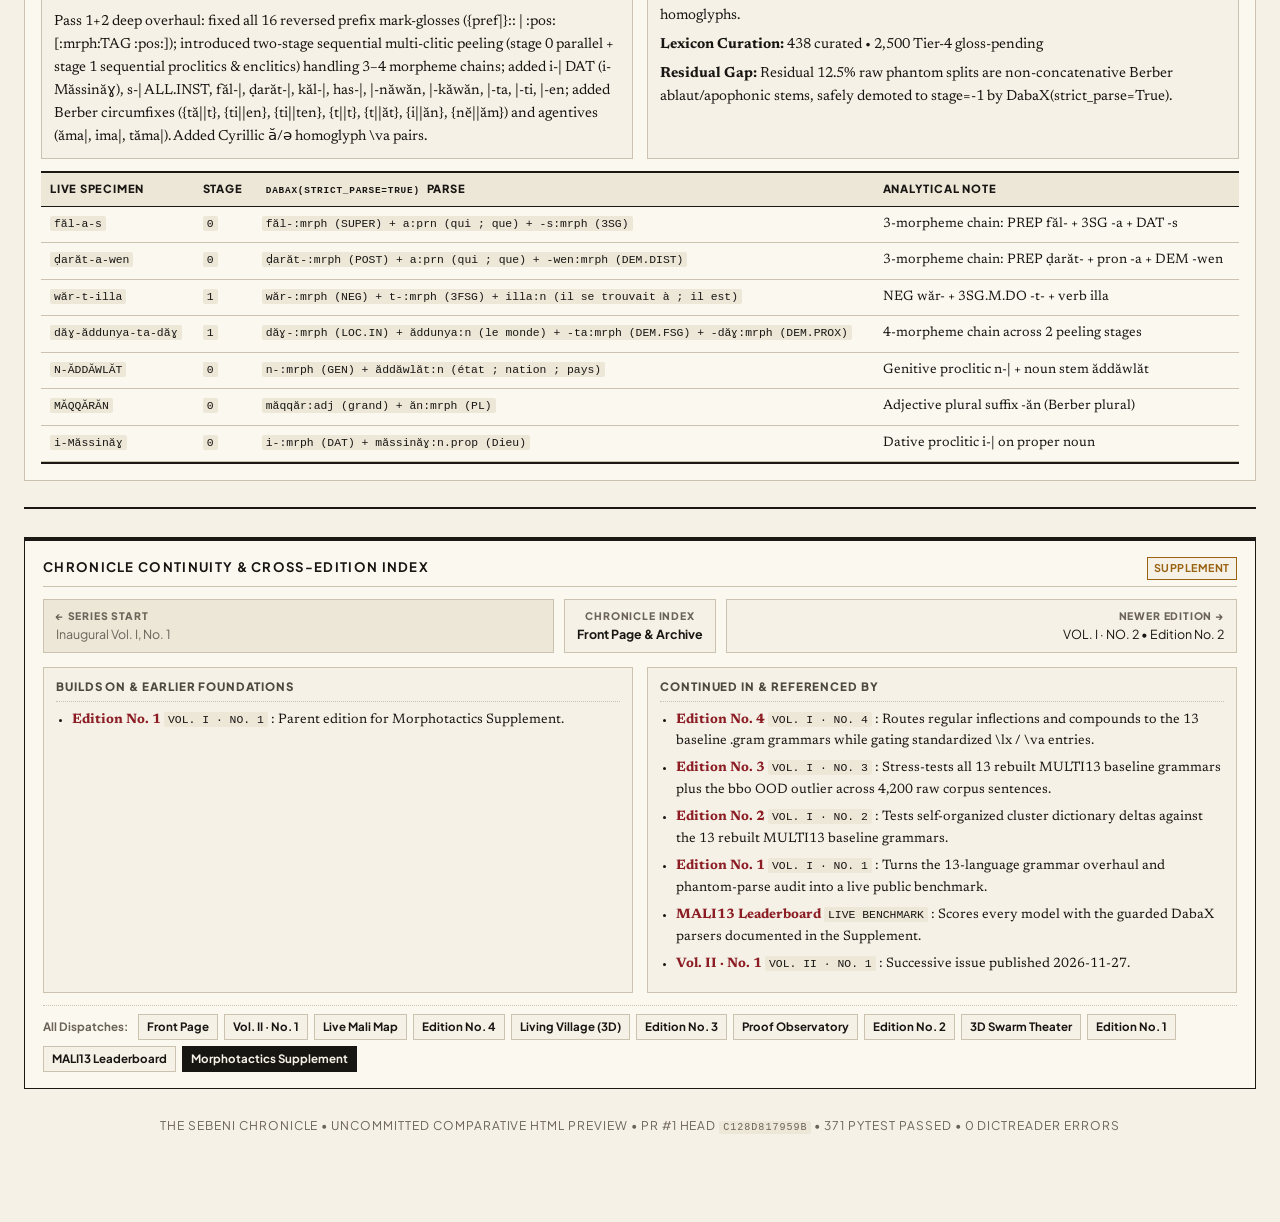
<file: site/supplements/morphotactics-comparison.html>
<!DOCTYPE html>
<html lang="en" data-theme="newsprint">
<head>
  <meta charset="utf-8" />
  <meta name="viewport" content="width=device-width, initial-scale=1.0" />
  <title>MULTI13 Morphotactics, Typology &amp; Lexicon Supplement | The Sebeni Chronicle</title>
  <link rel="preconnect" href="https://fonts.googleapis.com" />
  <link rel="preconnect" href="https://fonts.gstatic.com" crossorigin />
  <link rel="stylesheet" href="https://fonts.googleapis.com/css2?family=Newsreader:ital,opsz,wght@0,6..72,400..700;1,6..72,400..600&family=Plus+Jakarta+Sans:wght@400;500;600;700&display=swap" />
  <style>
    :root {
      --paper: #f5f1e6;
      --paper-card: #fbf8f0;
      --paper-alt: #ede7d8;
      --ink: #181613;
      --ink-muted: #4f4941;
      --ink-soft: #6b6358;
      --rule-heavy: #1c1915;
      --rule-hair: #cbc2af;
      --crimson: #8c1d24;
      --slate: #1b4d6e;
      --forest: #1e5c3a;
      --ochre: #9a6314;
      --stone: #7b7366;
      --serif: "Newsreader", Georgia, "Iowan Old Style", "Palatino Linotype", "Book Antiqua", serif;
      --sans: "Plus Jakarta Sans", system-ui, -apple-system, BlinkMacSystemFont, "Segoe UI", Roboto, sans-serif;
      --mono: ui-monospace, SFMono-Regular, Menlo, Monaco, Consolas, monospace;
      --ease-editorial: cubic-bezier(0.22, 1, 0.36, 1);
    }
    [data-theme="evening"] {
      --paper: #161412;
      --paper-card: #1e1b18;
      --paper-alt: #26221d;
      --ink: #ede6d8;
      --ink-muted: #b8ae9e;
      --ink-soft: #8f8577;
      --rule-heavy: #d8cebd;
      --rule-hair: #3e3830;
      --crimson: #e06c75;
      --slate: #61afef;
      --forest: #6cc08a;
      --ochre: #e5c07b;
      --stone: #7f786c;
    }
    * { box-sizing: border-box; }
    html { scroll-behavior: smooth; }
    body {
      margin: 0;
      background: var(--paper);
      color: var(--ink);
      font-family: var(--serif);
      line-height: 1.58;
      font-size: 16px;
    }
    code, pre {
      font-family: var(--mono);
      font-size: 0.84em;
      background: var(--paper-alt);
      padding: 1px 4px;
      border-radius: 2px;
    }
    a { color: var(--crimson); text-decoration: none; }
    a:hover { text-decoration: underline; }

    .sheet {
      max-width: 1320px;
      margin: 0 auto;
      padding: 16px 24px 56px;
    }

    /* Folio Strip */
    .folio-bar {
      display: flex;
      flex-wrap: wrap;
      justify-content: space-between;
      align-items: center;
      gap: 10px;
      font-family: var(--sans);
      font-size: 0.8125rem;
      font-weight: 500;
      color: var(--ink-muted);
      padding: 6px 0 10px;
      border-bottom: 1px solid var(--rule-hair);
    }
    .folio-controls { display: flex; gap: 8px; align-items: center; }

    /* Masthead */
    .masthead {
      text-align: center;
      padding: 14px 8px 12px;
      border-bottom: 2px solid var(--rule-heavy);
    }
    .masthead .kicker {
      font-family: var(--sans);
      font-size: 0.8125rem;
      letter-spacing: 0.04em;
      color: var(--crimson);
      font-weight: 600;
      margin-bottom: 4px;
    }
    .masthead h1 {
      margin: 0;
      font-family: var(--serif);
      font-size: clamp(2rem, 3.8vw, 3rem);
      font-weight: 700;
      letter-spacing: -0.015em;
      line-height: 1.06;
    }
    .masthead .subtitle {
      margin: 6px auto 0;
      max-width: 68ch;
      font-style: italic;
      font-size: 1rem;
      color: var(--ink-muted);
    }

    /* Jump Nav Strip */
    nav.ed-nav {
      display: flex;
      flex-wrap: nowrap;
      justify-content: center;
      gap: 4px 18px;
      padding: 9px 0;
      border-bottom: 1px solid var(--rule-heavy);
      font-family: var(--sans);
      font-size: 0.8125rem;
      font-weight: 600;
      overflow-x: auto;
      white-space: nowrap;
      margin-bottom: 18px;
    }
    nav.ed-nav a { color: var(--ink-muted); }
    nav.ed-nav a:hover, nav.ed-nav a.active { color: var(--crimson); }

    /* Buttons / Interactive Pills in print style */
    button, .pill {
      font-family: var(--sans);
      font-size: 0.8125rem;
      font-weight: 600;
      background: var(--paper-card);
      color: var(--ink);
      border: 1px solid var(--rule-heavy);
      padding: 6px 12px;
      min-height: 32px;
      cursor: pointer;
      transition: background-color 180ms var(--ease-editorial), color 180ms var(--ease-editorial);
    }
    button:hover, .pill:hover { background: var(--paper-alt); }
    button.active, .pill.active {
      background: var(--ink);
      color: var(--paper);
    }

    /* Front-page Lead Spread (2:1 asymmetric) */
    .front-spread {
      display: grid;
      grid-template-columns: minmax(0, 2.1fr) minmax(280px, 1fr);
      gap: 28px;
      padding-bottom: 24px;
      border-bottom: 2px solid var(--rule-heavy);
      margin-bottom: 26px;
    }
    .lead-story {
      padding-right: 26px;
      border-right: 1px solid var(--rule-hair);
    }
    .section-kicker {
      font-family: var(--sans);
      font-size: 0.72rem;
      font-weight: 800;
      letter-spacing: 0.12em;
      text-transform: uppercase;
      color: var(--crimson);
      margin-bottom: 4px;
    }
    .lead-headline {
      margin: 0 0 8px;
      font-size: clamp(1.65rem, 2.8vw, 2.35rem);
      line-height: 1.12;
      font-weight: 700;
    }
    .deck {
      margin: 0 0 10px;
      font-size: 1.06rem;
      color: var(--ink-muted);
      font-style: italic;
    }
    .byline {
      font-family: var(--sans);
      font-size: 0.74rem;
      letter-spacing: 0.07em;
      text-transform: uppercase;
      color: var(--ink-soft);
      padding: 6px 0 12px;
      border-top: 1px solid var(--rule-hair);
      border-bottom: 1px solid var(--rule-hair);
      margin-bottom: 14px;
    }
    .news-cols-2 {
      column-count: 2;
      column-gap: 24px;
      column-rule: 1px solid var(--rule-hair);
      text-align: justify;
      hyphens: auto;
    }
    .news-cols-2 p { margin: 0 0 12px; }
    .dropcap::first-letter {
      float: left;
      font-size: 3.35rem;
      line-height: 0.85;
      padding: 4px 8px 0 0;
      font-weight: 700;
      color: var(--crimson);
    }
    blockquote.pull-quote {
      margin: 16px 0 4px;
      padding: 12px 16px;
      border-top: 2px solid var(--rule-heavy);
      border-bottom: 2px solid var(--rule-heavy);
      background: var(--paper-card);
      font-size: 1.08rem;
      font-style: italic;
      text-align: center;
      color: var(--ink);
    }
    blockquote.pull-quote cite {
      display: block;
      margin-top: 6px;
      font-family: var(--sans);
      font-style: normal;
      font-size: 0.72rem;
      letter-spacing: 0.08em;
      text-transform: uppercase;
      color: var(--ink-soft);
    }

    /* Sidebar Factbox */
    .factbox {
      background: var(--paper-card);
      border: 1px solid var(--rule-heavy);
      border-top: 4px solid var(--rule-heavy);
      padding: 16px 18px;
    }
    .factbox h3 {
      margin: 0 0 10px;
      font-family: var(--sans);
      font-size: 0.82rem;
      letter-spacing: 0.1em;
      text-transform: uppercase;
      border-bottom: 1px solid var(--rule-heavy);
      padding-bottom: 6px;
    }
    .kpi-ledger {
      display: grid;
      gap: 10px;
      margin-bottom: 14px;
    }
    .kpi-item {
      border-bottom: 1px dotted var(--rule-hair);
      padding-bottom: 8px;
    }
    .kpi-item .lbl {
      font-family: var(--sans);
      font-size: 0.7rem;
      text-transform: uppercase;
      letter-spacing: 0.08em;
      color: var(--ink-soft);
    }
    .kpi-item .val {
      font-size: 1.35rem;
      font-weight: 700;
      font-variant-numeric: tabular-nums;
    }
    .kpi-item .sub {
      font-size: 0.8rem;
      color: var(--ink-muted);
    }
    .invariants-note {
      font-size: 0.83rem;
      background: var(--paper-alt);
      padding: 10px 12px;
      border-left: 3px solid var(--crimson);
    }
    .invariants-note ul { margin: 6px 0 0; padding-left: 16px; }
    .invariants-note li { margin-bottom: 4px; }

    /* Major Sections */
    .broadsheet-sec {
      padding-bottom: 26px;
      margin-bottom: 26px;
      border-bottom: 2px solid var(--rule-heavy);
    }
    .sec-head {
      display: flex;
      flex-wrap: wrap;
      justify-content: space-between;
      align-items: baseline;
      gap: 12px;
      border-bottom: 1px solid var(--rule-heavy);
      padding-bottom: 8px;
      margin-bottom: 16px;
    }
    .sec-head h2 {
      margin: 0;
      font-size: 1.55rem;
      letter-spacing: -0.01em;
    }
    .sec-intro {
      margin: 0 0 16px;
      color: var(--ink-muted);
      font-size: 0.96rem;
    }

    /* Charts & Ledgers */
    .toolbar {
      display: flex;
      flex-wrap: wrap;
      justify-content: space-between;
      align-items: center;
      gap: 10px;
      margin-bottom: 12px;
    }
    .btn-group { display: flex; flex-wrap: wrap; gap: 4px; }
    .figure-frame {
      background: var(--paper-card);
      border: 1px solid var(--rule-heavy);
      padding: 16px 18px;
      margin-bottom: 20px;
    }
    .fig-caption {
      font-family: var(--sans);
      font-size: 0.74rem;
      text-transform: uppercase;
      letter-spacing: 0.07em;
      color: var(--ink-muted);
      margin-bottom: 10px;
      display: flex;
      flex-wrap: wrap;
      justify-content: space-between;
      gap: 8px;
    }
    .legend {
      display: flex;
      flex-wrap: wrap;
      gap: 14px;
      font-family: var(--sans);
      font-size: 0.74rem;
      color: var(--ink-muted);
      margin-bottom: 10px;
    }
    .legend span { display: inline-flex; align-items: center; gap: 6px; }
    .swatch { width: 11px; height: 11px; display: inline-block; border: 1px solid rgba(0,0,0,0.2); }

    .chart-rows { display: grid; gap: 8px; }
    .chart-row {
      display: grid;
      grid-template-columns: 165px 1fr 145px;
      align-items: center;
      gap: 12px;
      padding: 6px 8px;
      border-bottom: 1px dotted var(--rule-hair);
    }
    .chart-lang { font-size: 0.88rem; font-weight: 700; }
    .chart-lang small { display: block; font-weight: 400; color: var(--ink-soft); font-size: 0.76rem; font-family: var(--sans); }
    .bar-stack { display: grid; gap: 4px; }
    .bar-track {
      height: 10px;
      background: var(--paper-alt);
      border: 1px solid var(--rule-hair);
      overflow: hidden;
    }
    .bar-fill { height: 100%; transition: width 0.25s ease; }
    .chart-vals {
      text-align: right;
      font-family: var(--mono);
      font-size: 0.76rem;
      font-variant-numeric: tabular-nums;
      line-height: 1.3;
    }

    /* Tables */
    .table-wrap {
      overflow-x: auto;
      border-top: 2px solid var(--rule-heavy);
      border-bottom: 2px solid var(--rule-heavy);
      background: var(--paper-card);
      margin-bottom: 18px;
    }
    table {
      width: 100%;
      border-collapse: collapse;
      font-size: 0.85rem;
    }
    th, td {
      padding: 7px 9px;
      border-bottom: 1px solid var(--rule-hair);
      text-align: left;
      vertical-align: top;
    }
    th {
      font-family: var(--sans);
      font-size: 0.7rem;
      font-weight: 800;
      letter-spacing: 0.07em;
      text-transform: uppercase;
      background: var(--paper-alt);
      border-bottom: 1px solid var(--rule-heavy);
      white-space: nowrap;
    }
    th.sortable { cursor: pointer; user-select: none; }
    th.sortable:hover { color: var(--crimson); }
    td.num, th.num {
      text-align: right;
      font-family: var(--mono);
      font-variant-numeric: tabular-nums;
    }
    td.center, th.center { text-align: center; }
    tr:hover td { background: var(--paper-alt); }
    tr.dimmed { opacity: 0.32; }
    .pos { color: var(--forest); font-weight: 700; }
    .neg { color: var(--crimson); font-weight: 700; }

    /* Typology Dot Symbols */
    .dot-2 { color: var(--ink); font-size: 1.05rem; font-weight: 700; }
    .dot-1 { color: var(--slate); font-size: 1.05rem; }
    .dot-0 { color: var(--ink-soft); opacity: 0.55; }

    /* Multi-column Investigation Spread */
    .cols-3 {
      display: grid;
      grid-template-columns: repeat(3, minmax(0, 1fr));
      gap: 22px;
    }
    .col-pane {
      padding-right: 18px;
      border-right: 1px solid var(--rule-hair);
    }
    .col-pane:last-child { border-right: none; padding-right: 0; }
    .col-pane h3 {
      margin: 0 0 8px;
      font-size: 1.12rem;
      border-bottom: 1px solid var(--rule-heavy);
      padding-bottom: 4px;
    }
    .flow-card {
      padding: 9px 11px;
      border: 1px solid var(--rule-hair);
      background: var(--paper-card);
      margin-bottom: 10px;
      font-size: 0.86rem;
    }
    .flow-card.bad { border-left: 4px solid var(--crimson); }
    .flow-card.good { border-left: 4px solid var(--forest); }

    .two-col {
      display: grid;
      grid-template-columns: repeat(auto-fit, minmax(360px, 1fr));
      gap: 22px;
    }
    .stacked-bar {
      display: flex;
      height: 12px;
      border: 1px solid var(--rule-heavy);
      background: var(--paper-alt);
    }
    .stacked-curated { background: var(--forest); }
    .stacked-pending { background: var(--ochre); }

    /* Field Gazette Dispatches */
    .dispatch-list { display: grid; gap: 10px; }
    details.dispatch {
      background: var(--paper-card);
      border: 1px solid var(--rule-hair);
      border-top: 2px solid var(--rule-heavy);
    }
    details.dispatch summary {
      list-style: none;
      cursor: pointer;
      padding: 10px 14px;
      display: flex;
      flex-wrap: wrap;
      justify-content: space-between;
      align-items: center;
      gap: 10px;
      font-weight: 700;
    }
    details.dispatch summary:hover { background: var(--paper-alt); }
    .dispatch-num {
      font-family: var(--sans);
      font-size: 0.72rem;
      letter-spacing: 0.08em;
      text-transform: uppercase;
      color: var(--crimson);
      margin-right: 8px;
    }
    .dispatch-meta {
      display: flex;
      flex-wrap: wrap;
      gap: 8px;
      font-family: var(--mono);
      font-size: 0.76rem;
      font-weight: 400;
    }
    .stamp {
      border: 1px solid var(--rule-hair);
      padding: 2px 7px;
      background: var(--paper);
    }
    .stamp.ok { border-color: var(--forest); color: var(--forest); font-weight: 700; }
    .dispatch-body {
      padding: 12px 16px 16px;
      border-top: 1px solid var(--rule-hair);
      font-size: 0.91rem;
    }
    .dispatch-cols {
      display: grid;
      grid-template-columns: repeat(auto-fit, minmax(280px, 1fr));
      gap: 14px;
      margin-bottom: 12px;
    }
    .dispatch-box {
      background: var(--paper);
      border: 1px solid var(--rule-hair);
      padding: 10px 12px;
    }
    .dispatch-box h4 {
      margin: 0 0 6px;
      font-family: var(--sans);
      font-size: 0.72rem;
      letter-spacing: 0.08em;
      text-transform: uppercase;
      color: var(--ink-soft);
      border-bottom: 1px dotted var(--rule-hair);
      padding-bottom: 3px;
    }
    .search-input {
      font-family: var(--sans);
      font-size: 0.84rem;
      background: var(--paper-card);
      color: var(--ink);
      border: 1px solid var(--rule-heavy);
      padding: 6px 10px;
      min-width: 260px;
    }

    footer.colophon {
      text-align: center;
      font-family: var(--sans);
      font-size: 0.75rem;
      letter-spacing: 0.08em;
      text-transform: uppercase;
      color: var(--ink-soft);
      padding-top: 10px;
    }

    .tag {
      font-family: var(--sans);
      font-size: 0.67rem;
      font-weight: 700;
      text-transform: uppercase;
      letter-spacing: 0.05em;
      padding: 2px 6px;
      border: 1px solid var(--rule-hair);
      background: var(--paper);
      display: inline-block;
      white-space: nowrap;
    }
    .tag.sebeni { border-color: var(--forest); color: var(--forest); }
    .tag.api { border-color: var(--slate); color: var(--slate); }
    .tag.slm { border-color: var(--ochre); color: var(--ochre); }
    .nav-badge {
      font-size: 0.58rem;
      font-weight: 800;
      letter-spacing: 0.08em;
      padding: 1px 5px;
      border: 1px solid var(--crimson);
      color: var(--crimson);
      background: var(--paper-card);
      text-transform: uppercase;
      line-height: 1.2;
      margin-left: 5px;
    }
    nav.ed-subnav {
      display: flex;
      flex-wrap: wrap;
      justify-content: center;
      gap: 6px 16px;
      padding: 6px 0 8px;
      margin: -14px 0 18px;
      border-bottom: 1px dotted var(--rule-hair);
      font-family: var(--sans);
      font-size: 0.7rem;
      font-weight: 700;
      letter-spacing: 0.06em;
      text-transform: uppercase;
    }
    nav.ed-subnav a { color: var(--ink-muted); }
    nav.ed-subnav a:hover { color: var(--crimson); text-decoration: underline; }
    .lineage-strip {
      display: flex;
      flex-wrap: wrap;
      align-items: center;
      justify-content: space-between;
      gap: 8px 14px;
      background: var(--paper-card);
      border: 1px solid var(--rule-hair);
      border-left: 4px solid var(--crimson);
      padding: 8px 12px;
      margin: -10px 0 18px;
      font-family: var(--sans);
      font-size: 0.78rem;
    }
    .lineage-strip.older-ref { border-left-color: var(--slate); }
    .lineage-strip .lineage-label {
      font-weight: 800;
      letter-spacing: 0.07em;
      text-transform: uppercase;
      font-size: 0.7rem;
      color: var(--crimson);
      margin-right: 6px;
    }
    .lineage-strip.older-ref .lineage-label { color: var(--slate); }
    .lineage-links { display: flex; flex-wrap: wrap; gap: 6px 12px; align-items: center; }
    .lineage-pill {
      display: inline-block;
      padding: 2px 8px;
      border: 1px solid var(--rule-hair);
      background: var(--paper);
      font-size: 0.73rem;
      font-weight: 700;
      color: var(--ink);
    }
    .lineage-pill:hover { border-color: var(--crimson); color: var(--crimson); text-decoration: none; }
    .chronicle-continuity {
      margin: 28px 0 18px;
      padding: 16px 18px;
      background: var(--paper-card);
      border: 1px solid var(--rule-heavy);
      border-top: 4px solid var(--rule-heavy);
    }
    .chronicle-continuity .cont-head {
      display: flex;
      flex-wrap: wrap;
      justify-content: space-between;
      align-items: baseline;
      gap: 8px;
      margin-bottom: 12px;
      border-bottom: 1px solid var(--rule-hair);
      padding-bottom: 6px;
    }
    .chronicle-continuity .cont-head h3 {
      margin: 0;
      font-family: var(--sans);
      font-size: 0.82rem;
      letter-spacing: 0.1em;
      text-transform: uppercase;
    }
    .continuity-pager {
      display: grid;
      grid-template-columns: minmax(0, 1fr) auto minmax(0, 1fr);
      gap: 10px;
      align-items: stretch;
      margin-bottom: 14px;
    }
    .pager-slot {
      display: flex;
      flex-direction: column;
      justify-content: center;
      padding: 8px 12px;
      border: 1px solid var(--rule-hair);
      background: var(--paper);
      font-family: var(--sans);
      font-size: 0.78rem;
      color: var(--ink);
    }
    .pager-slot.right { text-align: right; }
    .pager-slot.center { text-align: center; justify-content: center; align-items: center; font-weight: 700; }
    .pager-slot.muted { color: var(--ink-soft); background: var(--paper-alt); }
    .pager-slot .pk {
      font-size: 0.65rem;
      font-weight: 800;
      letter-spacing: 0.08em;
      text-transform: uppercase;
      color: var(--ink-soft);
    }
    .pager-slot a.pk-link { font-weight: 700; color: var(--crimson); }
    .continuity-grid {
      display: grid;
      grid-template-columns: repeat(2, minmax(0, 1fr));
      gap: 14px;
      margin-bottom: 12px;
    }
    .continuity-grid.single { grid-template-columns: 1fr; }
    .cont-col {
      background: var(--paper);
      border: 1px solid var(--rule-hair);
      padding: 10px 12px;
    }
    .cont-col h4 {
      margin: 0 0 8px;
      font-family: var(--sans);
      font-size: 0.72rem;
      font-weight: 800;
      letter-spacing: 0.08em;
      text-transform: uppercase;
      color: var(--ink-muted);
      border-bottom: 1px dotted var(--rule-hair);
      padding-bottom: 4px;
    }
    .cont-col ul { margin: 0; padding-left: 16px; font-size: 0.85rem; }
    .cont-col li { margin-bottom: 6px; }
    .continuity-pills {
      display: flex;
      flex-wrap: wrap;
      gap: 6px;
      align-items: center;
      padding-top: 8px;
      border-top: 1px dotted var(--rule-hair);
      font-family: var(--sans);
      font-size: 0.72rem;
    }
    .continuity-pills a {
      padding: 3px 8px;
      border: 1px solid var(--rule-hair);
      background: var(--paper);
      color: var(--ink);
      font-weight: 700;
    }
    .continuity-pills a.active {
      background: var(--ink);
      color: var(--paper);
      border-color: var(--ink);
    }

    @media (max-width: 960px) {
      .front-spread { grid-template-columns: 1fr; }
      .lead-story { padding-right: 0; border-right: none; }
      .cols-3, .continuity-grid, .continuity-pager { grid-template-columns: 1fr; }
      .pager-slot.right { text-align: left; }
      .col-pane { padding-right: 0; border-right: none; border-bottom: 1px solid var(--rule-hair); padding-bottom: 14px; }
      .news-cols-2 { column-count: 1; }
    }
    @media (max-width: 700px) {
      .chart-row { grid-template-columns: 1fr; }
      .chart-vals { text-align: left; }
    }
    @media print {
      .folio-controls, .toolbar, nav.ed-nav, nav.ed-subnav, .lineage-strip, .chronicle-continuity { display: none !important; }
      body { background: #ffffff; color: #000000; font-size: 11pt; }
      .broadsheet-sec, details.dispatch { break-inside: avoid; }
    }
  </style>
</head>
<body data-root=".." data-page-id="morphotactics-supplement">
  <div class="sheet">
    <div class="folio-bar">
      <span>VOL. II &bull; NO. 13 &bull; MULTI13 MORPHOTACTICS &amp; LEXICON SUPPLEMENT</span>
      <span>SEBENI COMPUTATIONAL LINGUISTICS DESK &bull; COMMIT <code>c128d817</code> &bull; PR #1</span>
      <div class="folio-controls">
        <button id="themeToggle" type="button">Evening Edition</button>
        <button type="button" onclick="window.print()">Print Edition</button>
      </div>
    </div>

    <header class="masthead">
      <div class="kicker">Special Analytical Broadsheet &bull; Revision &amp; Empirical Audit</div>
      <h1>The Sebeni Chronicle</h1>
      <p class="subtitle">Cross-Linguistic Typology, Morphotactic Grammar Redesign, Four-Tier Lexicon Reinforcement &amp; DabaX Strict Validation Across Mali&rsquo;s Thirteen National Languages</p>
    </header>

    <nav class="ed-nav" data-chronicle-nav="1">
      <a href="../index.html">Front Page</a>
      <a href="../editions/vol-01-no-02/index.html">Edition No. 2 <span class="nav-badge">Latest</span></a>
      <a href="../editions/vol-01-no-02/theater.html">3D Swarm Theater</a>
      <a href="../editions/vol-01-no-01/index.html">Edition No. 1</a>
      <a href="../leaderboard.html">MALI13 Leaderboard</a>
      <a class="active" href="morphotactics-comparison.html">Morphotactics Supplement</a>
    </nav>
    <nav class="ed-subnav" aria-label="Supplement Sections">
      <a href="#front">Overview</a>
      <a href="#sec-benchmarks">I. Empirical Ledger</a>
      <a href="#sec-typology">II. Cross-Linguistic Typology</a>
      <a href="#sec-diagnostics">III. Systemic Diagnostics</a>
      <a href="#sec-curation">IV. Safeguards &amp; Curation</a>
      <a href="#sec-gazette">V. Thirteen-Language Field Gazette</a>
    </nav>

    <!-- FRONT PAGE SPREAD -->
    <div id="front" class="front-spread">
      <article class="lead-story">
        <div class="section-kicker">Lead Dispatch &bull; Multi13 Baseline Overhaul</div>
        <h2 class="lead-headline">New Grammars &amp; Guarded Parsing End Phantom Inflation Across 13 Malian Tongues</h2>
        <p class="deck">Ground-up rewrites, 30,936 new dictionary entries, and strict gloss enforcement lift Constitution parse coverage from 15.8%–79.7% to 88.3%–99.6% while exposing legacy engine artifacts.</p>
        <div class="byline">By the Sebeni Language Engineering Desk &bull; Validated via DabaX &amp; 371 Automated Tests</div>

        <div class="news-cols-2">
          <p class="dropcap">An exhaustive empirical audit of all thirteen national language baselines in <code>beni/data/baselines/</code> has fundamentally reshaped Sebeni&rsquo;s morphological analyzer. Evaluating every language against stratified 300-line samples from <code>beni/data/raw/</code> alongside parallel texts of the 2023 Constitution of Mali (<code>beni/data/test.json</code>) revealed that earlier raw <code>&Phi;</code> rewards severely overstated real grammatical understanding.</p>
          <p>In extreme cases such as Dogon (<code>dtm</code>), Mamara (<code>myk</code>), and Tamasheq (<code>taq</code>), permissive or reversed stage-0/1 rules split unglossed tokens without matching any dictionary stem—causing <code>daba.newmorph</code> to award <code>stage &ge; 0</code> and full <code>&Phi; = 1.0</code> weight on up to <strong>65.3% phantom parses</strong> while genuine dictionary-backed parsing sat between 4.9% and 12.7%.</p>
          <p>Meanwhile, four structural flaws broke lexicon indexing silently: missing blank lines concatenated consecutive entries under <code>DictReader</code>; uppercase <code>\ps</code> tags failed to match lowercase grammar rules; village names sat inside <code>\ve</code>; and copy-pasted grammars (such as Fula rules inside Hassaniya Arabic <code>mey</code>) misclassified native words as foreign borrowings (<code>EMPR</code>).</p>
          <p>Every non-Bambara grammar has now been rebuilt from raw corpus evidence, topped off by a two-stage Tamasheq multi-clitic and Berber circumfix engine, four-tier data-reinforced dictionaries totaling <strong>49,257 entries</strong>, Unicode homoglyph normalization, and <code>DabaX(strict_parse=True)</code> guarding.</p>
        </div>

        <blockquote class="pull-quote">
          &ldquo;When permissive suffix rules fail dictionary lookup yet return stage&nbsp;0, raw &Phi; celebrates noise; strict gloss checking brings true coverage into focus.&rdquo;
          <cite>&mdash; Finding &sect;2.1, Sebeni DabaX Diagnostic Audit</cite>
        </blockquote>
      </article>

      <aside class="factbox">
        <h3>By The Numbers &amp; Scope</h3>
        <div class="kpi-ledger">
          <div class="kpi-item">
            <div class="lbl">Lexicon Headwords (<code>\lx</code>)</div>
            <div class="val">19,018 &rarr; 49,257</div>
            <div class="sub"><span class="pos">+30,239 entries</span> &bull; Keys: 38,523 &rarr; 90,125</div>
          </div>
          <div class="kpi-item">
            <div class="lbl">Median Raw Corpus True-Parse %</div>
            <div class="val">12.72% &rarr; 82.53%</div>
            <div class="sub"><span class="pos">+69.81 pp</span> across 300-line raw + jsonl samples</div>
          </div>
          <div class="kpi-item">
            <div class="lbl">Median Constitution (<code>test.json</code>) True-Parse %</div>
            <div class="val">23.39% &rarr; 97.59%</div>
            <div class="sub"><span class="pos">+74.20 pp</span> &bull; Up to <strong>99.57%</strong> (<code>dtm</code>)</div>
          </div>
          <div class="kpi-item">
            <div class="lbl">Peak Phantom-Parse Rate</div>
            <div class="val">65.30% &rarr; 0.00%</div>
            <div class="sub">Neutralized in <code>DabaX(strict_parse=True)</code> &bull; <strong>0</strong> <code>DictReader</code> errors</div>
          </div>
        </div>
        <div class="invariants-note">
          <strong>Preserved Scope &amp; Invariants</strong>
          <ul>
            <li><code>bam</code> EMPR stage strictly preserved at <strong>stage 6</strong>; all other 12 languages at <strong>stage 4</strong> (verified by <code>test_empr_stages.py</code>).</li>
            <li><code>beni/data/raw/*.txt</code> and <code>test.json</code> untouched on disk.</li>
            <li><code>bbo</code> (Bobo Madar&eacute;) remains an out-of-scope scratch outlier (<code>6,928</code> lines, <code>162,776</code> tokens, <code>4,183</code> word types).</li>
            <li>9 stale duplicate <code>baseline.*.txt</code> files removed after merging 2,252-entry <code>dtm/baseline.dict.txt</code>.</li>
            <li>Verification suite: <strong>371 pytest passed</strong> (4 skipped), 0 ruff errors, strict MkDocs clean.</li>
          </ul>
        </div>
      </aside>
    </div>

    <!-- SECTION I: EMPIRICAL LEDGER -->
    <section id="sec-benchmarks" class="broadsheet-sec">
      <div class="sec-head">
        <div>
          <div class="section-kicker">Section I &bull; Quantitative Audit</div>
          <h2>The Empirical Ledger: Before, Pass 1 &amp; Pass 2</h2>
        </div>
      </div>
      <p class="sec-intro">Compare baseline performance against Pass 1 and Pass 2. Pass 2 added two independent upgrades: the <strong>global</strong> <code>DabaX(strict_parse=True)</code> phantom-parse guard + homoglyph normalizer (active across all 13 languages) and the deep <code>taq</code> multi-clitic/circumfix overhaul. Toggle between stratified clean corpus samples and the 2023 Constitution of Mali.</p>

      <div class="toolbar">
        <div class="btn-group" id="datasetBtns">
          <button class="pill active" data-dataset="raw_sample">Clean Raw Sample (300 + JSONL)</button>
          <button class="pill" data-dataset="test_json">Constitution (test.json)</button>
        </div>
        <div class="btn-group" id="metricBtns">
          <button class="pill active" data-metric="true_parsed">True Parse %</button>
          <button class="pill" data-metric="phantom">Phantom Parse %</button>
          <button class="pill" data-metric="phi">&Phi; vs. Guarded / Strict</button>
          <button class="pill" data-metric="lexicon">Lexicon Scale (\lx)</button>
          <button class="pill" data-metric="speed">Parse Latency (s)</button>
        </div>
      </div>

      <div class="figure-frame">
        <div class="fig-caption">
          <span><strong>FIG. 1</strong> &mdash; Per-Language Comparative Bars (<span id="figMetricName">True Parse %</span> on <span id="figDatasetName">Clean Raw Sample</span>)</span>
          <span>Hover any bar for exact value</span>
        </div>
        <div class="legend" id="chartLegend"></div>
        <div class="chart-rows" id="chartContainer"></div>
      </div>

      <div class="toolbar">
        <div class="section-kicker" style="margin:0">Table 1A &bull; Interactive 13-Language Benchmark Matrix (Click Headers to Sort)</div>
        <div class="btn-group" id="familyBtns">
          <button class="pill active" data-family="ALL">All (13)</button>
          <button class="pill" data-family="Manding">Manding (3)</button>
          <button class="pill" data-family="Inner Mande">Inner Mande (2)</button>
          <button class="pill" data-family="Senufo">Senufo (2)</button>
          <button class="pill" data-family="Dogon/Gur">Dogon &amp; Gur (2)</button>
          <button class="pill" data-family="Atlantic">Atlantic (1)</button>
          <button class="pill" data-family="Songhay">Songhay (1)</button>
          <button class="pill" data-family="Afro-Asiatic">Afro-Asiatic (2)</button>
        </div>
      </div>
      <div class="table-wrap">
        <table id="matrixTable">
          <thead>
            <tr>
              <th class="sortable" data-sort="lang">Lang</th>
              <th class="sortable" data-sort="family">Classification</th>
              <th class="sortable num" data-sort="lx_after">\lx After</th>
              <th class="sortable num" data-sort="true_before">True% Before</th>
              <th class="sortable num" data-sort="true_after">True% After</th>
              <th class="sortable num" data-sort="delta_true">&Delta; pp</th>
              <th class="sortable num" data-sort="phantom_before">Raw Ph% Before</th>
              <th class="sortable num" data-sort="phantom_after">Raw Ph% After</th>
              <th class="sortable num" data-sort="empr_after">EMPR%</th>
              <th class="sortable num" data-sort="unk_after">Unk%</th>
              <th class="sortable num" data-sort="guarded_phi">Guarded &Phi;</th>
              <th class="sortable num" data-sort="strict_rate">Strict Rate</th>
            </tr>
          </thead>
          <tbody id="matrixBody"></tbody>
        </table>
      </div>

      <div class="section-kicker">Table 1B &bull; Dictionary Scale, Key Indexing &amp; DictReader Health Ledger</div>
      <div class="table-wrap">
        <table>
          <thead>
            <tr>
              <th>Lang</th>
              <th>Language</th>
              <th class="num">\lx Before</th>
              <th class="num">\lx After</th>
              <th class="num">Keys Before</th>
              <th class="num">Keys After</th>
              <th class="center">Errors</th>
              <th>Corpus Noise</th>
              <th>Key Structural &amp; Lexical Repair</th>
            </tr>
          </thead>
          <tbody id="dictHealthBody"></tbody>
        </table>
      </div>
    </section>

    <!-- SECTION II: CROSS-LINGUISTIC TYPOLOGY -->
    <section id="sec-typology" class="broadsheet-sec">
      <div class="sec-head">
        <div>
          <div class="section-kicker">Section II &bull; Comparative Typology Centerpiece</div>
          <h2>Cross-Linguistic Typology Across Mali&rsquo;s <code>MULTI13</code></h2>
        </div>
      </div>

      <div class="news-cols-2" style="margin-bottom: 18px;">
        <p class="dropcap">The thirteen national baselines span three major African language phyla&mdash;<strong>Niger-Congo</strong> (Mande, Senufo, Gur, Atlantic, plus the divergent Dogon family), <strong>Songhay</strong> (traditionally grouped with Nilo-Saharan), and <strong>Afro-Asiatic</strong> (Berber and Semitic). Designing a unified parsing strategy required respecting deep typological splits rather than exporting Bambara suffixing assumptions across unrelated families.</p>
        <p><strong>The Manding East&ndash;West Divide:</strong> Corpus evidence established that both <code>kao.txt</code> (Kassonke) and <code>mku.txt</code> (Maninka) predominantly reflect <em>Western</em> Manding morphology (<code>-o/-ŋo</code> definite, <code>-lu/-nu</code> plural, native velar fricative <code>x</code> as in <code>moxo</code>, <code>baxa</code>), whereas <code>test.json["mlq"]</code> blends Eastern and Western traits. Unifying both paradigms eliminated false <code>EMPR</code> flags.</p>
        <p><strong>Noun-Class Concord &amp; Consonant Gradation:</strong> Senufo (<code>myk</code>, <code>spp</code>), Gur (<code>bmq</code>), and Dogon (<code>dtm</code>) mark animacy and noun-class gender via obligatory nominal suffixes, while Fulfulde (<code>ful</code>) combines 20+ classes and 3-voice TAM with initial consonant mutation (<code>haal/kaal</code>, <code>wiy/mbiy</code>, <code>heɓ/keɓ</code>). Songhay (<code>ses</code>) required housing two coexisting varieties&mdash;Koyraboro Senni and Koyra Chiini&mdash;inside a single grammar.</p>
        <p><strong>Afro-Asiatic Non-Concatenative &amp; Clitic Complexity:</strong> Hassaniya Arabic (<code>mey</code>) and Tuareg Tamasheq (<code>taq</code>) invert Niger-Congo suffixing expectations. Both rely heavily on proclitics, broken plurals, and discontinuous consonantal templates; Tamasheq additionally chains up to four clitics (e.g., <code>dăɣ-ăddunya-ta-dăɣ</code>) and Berber circumfixes (<code>{tă||t}</code>, <code>{ti||en}</code>), necessitating two sequential peeling stages in <code>taq/baseline.gram</code>.</p>
      </div>

      <div class="toolbar">
        <div class="section-kicker" style="margin:0">Table 2A &bull; 13 &times; 8 Typological Feature Matrix (&bull; Primary &middot; &#9680; Partial/Dialectal &middot; &mdash; Absent)</div>
        <div class="btn-group" id="phylumBtns">
          <button class="pill active" data-phylum="ALL">All Phyla (13)</button>
          <button class="pill" data-phylum="Mande">Mande (5)</button>
          <button class="pill" data-phylum="Senufo">Senufo (2)</button>
          <button class="pill" data-phylum="Dogon">Dogon / Gur (2)</button>
          <button class="pill" data-phylum="Atlantic">Atlantic (1)</button>
          <button class="pill" data-phylum="Songhay">Songhay (1)</button>
          <button class="pill" data-phylum="Afro-Asiatic">Afro-Asiatic (2)</button>
        </div>
      </div>

      <div class="table-wrap">
        <table id="typologyMatrixTable">
          <thead>
            <tr>
              <th>Language</th>
              <th>Phylum / Branch</th>
              <th class="center">Suffixing</th>
              <th class="center">Prefixing</th>
              <th class="center">Circumfix</th>
              <th class="center">Hyphen Clitics</th>
              <th class="center">Noun Classes</th>
              <th class="center">Gradation / Ablaut</th>
              <th class="center">Tone / Nasal V</th>
              <th class="center">Dialect / Script Bridge</th>
            </tr>
          </thead>
          <tbody id="typologyMatrixBody"></tbody>
        </table>
      </div>

      <div class="section-kicker">Table 2B &bull; Nine Cross-Linguistic Typological Profiles &amp; Discovered Morphotactics</div>
      <div class="table-wrap">
        <table>
          <thead>
            <tr>
              <th>Typological Profile</th>
              <th>Languages</th>
              <th>Dominant Morphotactics</th>
              <th>Key Discovered Rules &amp; Affixes</th>
              <th>Empirical Corpus Insight</th>
            </tr>
          </thead>
          <tbody id="typologyProfilesBody"></tbody>
        </table>
      </div>
    </section>

    <!-- SECTION III: SYSTEMIC DIAGNOSTICS -->
    <section id="sec-diagnostics" class="broadsheet-sec">
      <div class="sec-head">
        <div>
          <div class="section-kicker">Section III &bull; Investigative Engineering Desk</div>
          <h2>Systemic Architectural &amp; Corpus Diagnostics</h2>
        </div>
      </div>
      <div class="cols-3">
        <div class="col-pane">
          <h3>&sect;2.1 The <code>daba.newmorph</code> Phantom-Parse Trap</h3>
          <div class="flow-card bad">
            <strong>Unguarded <code>lemmatize(word)</code>:</strong> Initializes <code>stage = -1</code> and <code>parsedword = [nullgloss(word)]</code>. Whenever a stage 0/1 affix rule splits <code>word</code> into <code>[stem, affix]</code>, <code>newparsed != parsedword</code> promotes <code>stage = step</code> even when stem lookup fails (<code>daba.newmorph.parsed(gloss) == False</code>).
          </div>
          <p style="font-size:0.88rem">Because <code>stage_to_phi</code> assigns full weight <code>1.0</code> to every non-EMPR <code>stage &ge; 0</code>, permissive rules&mdash;such as Dogon <code>-i/-a/-u</code>, Mamara <code>-a/-i</code>, or reversed Tamasheq prefixes&mdash;previously inflated raw <code>&Phi;</code> to <code>0.59–0.85</code> despite genuine parses hovering at <code>5%–37%</code>.</p>
          <div class="flow-card good">
            <strong>Global Guard (All 13 Languages) &mdash; <code>DabaX(strict_parse=True)</code>:</strong> Enabled by default with no per-language gate, inspecting every candidate across every language via <code>_is_parsed_gloss()</code>. Any non-EMPR split whose leaf morphemes lack dictionary-backed glosses is demoted to <code>stage = &quot;-1&quot;</code>, eliminating phantom parses (<strong>0.00%</strong>) across all 13 languages.
          </div>
        </div>

        <div class="col-pane">
          <h3>&sect;2.2 <code>DictReader</code> Failures &amp; Tag Repairs</h3>
          <ul style="margin:0; padding-left:18px; font-size:0.88rem;">
            <li style="margin-bottom:8px;"><strong>Blank-line record boundaries:</strong> <code>daba.formats.DictReader</code> flushes entries only on blank lines (<code>if not line or line.isspace()</code>). Missing blank lines in <code>myk</code> (1,045), <code>snk</code> (961), <code>spp</code> (1,158), and <code>mku</code> caused consecutive entries to glue onto the first headword.</li>
            <li style="margin-bottom:8px;"><strong>PoS-tag case &amp; prose mismatch:</strong> <code>spp</code> used uppercase <code>\ps N / V / PRON</code> vs. lowercase <code>:n:</code>; <code>taq</code> used <code>n.m./n.f./adj.</code>; <code>myk</code> used French prose (<code>pron pronom du pr&eacute;sentatif</code>).</li>
            <li style="margin-bottom:8px;"><strong>Village leakage in <code>\ve</code>:</strong> Because <code>DictReader</code> indexes <code>\ve</code> as headwords, Malian village names in <code>bmq</code> and dialect names in <code>taq</code> polluted the lookup trie until moved to <code>\di</code>.</li>
            <li><strong>Truncated Dogon lexicon:</strong> Active <code>dtm/baseline.dict</code> held only 29 entries while <code>dtm/baseline.dict.txt</code> held 2,252 entries (~150 broken <code>\mm</code>); merging yielded 4,739 clean entries.</li>
          </ul>
        </div>

        <div class="col-pane">
          <h3>&sect;2.3 Corpus Hygiene &amp; Homoglyphs</h3>
          <p style="font-size:0.88rem; margin-top:0;">Raw texts interleave African prose with bilingual grammar commentary (<code>kao</code> ~6.6%, <code>boz</code> ~5.3%, <code>dtm</code> ~4.9%, <code>mey</code> ~4.5%, <code>snk</code> ~4.0%) plus non-Latin Unicode lookalikes:</p>
          <div class="table-wrap" style="margin-bottom:0;">
            <table>
              <thead>
                <tr><th>Lookalike</th><th>Target</th><th>Affected</th></tr>
              </thead>
              <tbody>
                <tr><td><code>&epsilon;</code> (03B5), <code>&#1297;</code> (0511)</td><td><code>&#603;</code> (025B)</td><td>bam, bmq, dtm, kao, mku, myk, spp</td></tr>
                <tr><td><code>&#891;</code> (037B), <code>&#8580;</code> (2184)</td><td><code>&#596;</code> (0254)</td><td>dtm, mku, myk, spp</td></tr>
                <tr><td><code>&#1233;</code> (04D1)</td><td><code>&#259;</code> (0103)</td><td>taq (~9,900 hits)</td></tr>
                <tr><td><code>&#1241;</code> (04D9)</td><td><code>&#601;</code> (0259)</td><td>taq, mey</td></tr>
                <tr><td><code>&gamma;</code> (03B3)</td><td><code>&#611;</code> (0263)</td><td>taq, mey</td></tr>
                <tr><td><code>&#700;</code> (02BC), <code>&rsquo;</code> (2019)</td><td>Normalized</td><td>bam, myk, spp</td></tr>
              </tbody>
            </table>
          </div>
        </div>
      </div>
    </section>

    <!-- SECTION IV: SAFEGUARDS & CURATION -->
    <section id="sec-curation" class="broadsheet-sec">
      <div class="sec-head">
        <div>
          <div class="section-kicker">Section IV &bull; Implemented Engineering &amp; Lexicon Governance</div>
          <h2>Safeguards &amp; The Four-Tier Curation Desk</h2>
        </div>
      </div>
      <div class="two-col">
        <div>
          <h3 style="margin-top:0">Three Runtime Modules Deployed in PR #1</h3>
          <div class="flow-card good">
            <strong>1. Runtime Homoglyph Normalization &amp; Noise Filtering (<code>beni/utils/normalize.py</code>):</strong> <code>normalize_homoglyphs()</code> repairs Greek/Cyrillic encoding drift inside both <code>DabaX.text_processor</code> and <code>SebeniDataLoader</code> (<code>DataConfig.normalize_homoglyphs=True</code>). Opt-in EN/FR commentary filtering (<code>filter_corpus_noise=False</code> default) protects clean training batches without mutating raw files on disk.
          </div>
          <div class="flow-card good">
            <strong>2. Global <code>DabaX</code> Phantom Guard &amp; Strict Metric (<code>dabax.py</code> &amp; <code>metrics.py</code>):</strong> Applied globally across all languages (<code>strict_parse=True</code> default, no language filter): demotes unglossed non-EMPR splits automatically while <code>MorphologyScorer.strict_parsed_rate()</code> tracks dictionary-backed token coverage alongside <code>&Phi;</code>.
          </div>
          <div class="flow-card good">
            <strong>3. Tier 4 Gloss Curation Utility (<code>beni/utils/curation.py</code>):</strong> Mined high-frequency stems carry <code>\ge corpus-stem</code>, <code>\gf radical-corpus</code>, authentic <code>\xv</code> examples, and <code>\rem gloss-pending; freq=N</code> so they remain separate from <code>auto:</code> filtering. <code>curation_summary()</code> and <code>export_gloss_pending()</code> generate frequency-ranked queues for native-speaker linguists.
          </div>
        </div>

        <div class="figure-frame" style="margin-bottom:0">
          <div class="fig-caption">
            <span><strong>FIG. 2</strong> &mdash; Curated vs. Tier-4 Gloss-Pending Lexicon Breakdown (<code>curation_summary()</code>)</span>
            <span>Green: Curated &bull; Amber: Pending</span>
          </div>
          <div id="curationBars" style="display:grid; gap:7px;"></div>
        </div>
      </div>
    </section>

    <!-- SECTION V: THIRTEEN-LANGUAGE FIELD GAZETTE -->
    <section id="sec-gazette" class="broadsheet-sec">
      <div class="sec-head">
        <div>
          <div class="section-kicker">Section V &bull; Regional Linguistic Dispatches</div>
          <h2>The Thirteen-Language Field Gazette</h2>
        </div>
      </div>
      <p class="sec-intro">Detailed orthographic findings, grammar architecture notes, dictionary curation totals, residual gaps, and live <code>DabaX(strict_parse=True)</code> morpheme specimen tables for every <code>MULTI13</code> language.</p>
      <div class="toolbar">
        <input type="search" id="langSearch" class="search-input" placeholder="Search code, language, affix, dialect..." />
        <div class="btn-group">
          <button type="button" id="expandAllBtn">Expand All 13 Dispatches</button>
          <button type="button" id="collapseAllBtn">Collapse All</button>
        </div>
      </div>
      <div class="dispatch-list" id="langCards"></div>
    </section>

    <footer class="colophon">
      THE SEBENI CHRONICLE &bull; UNCOMMITTED COMPARATIVE HTML PREVIEW &bull; PR #1 HEAD <code>c128d817959b</code> &bull; 371 PYTEST PASSED &bull; 0 DICTREADER ERRORS
    </footer>
  </div>

  <script>
    const DATA = {"langs": ["bam", "bmq", "boz", "dtm", "ful", "kao", "mey", "mku", "myk", "ses", "snk", "spp", "taq"], "meta": {"bam": {"name": "Bambara", "family": "Manding (Eastern)", "group": "Manding", "phylum": "Niger-Congo · Mande", "ortho": "a–z (excl. q, v, x), ɛ, ɔ, ɲ, ŋ; Greek ε homoglyph & curly ’ elisions.", "dict_fix": "Preserved Bamadaba; added curly-apostrophe elisions & Roman numerals", "contam": "Minimal", "fix": "Preserved all 540 lines of bam/baseline.gram (EMPR stage 6) and 13,497 Bamadaba entries; appended 32 curly-apostrophe elisions (n’, k’, y’, b’, t’, a’, u’), Constitution legal compounds (ɲɛbila, bolofara), legacy accented stems (kɛ̀/fɛ̀/mɔ̀gɔ̀), and Roman numerals i–xx.", "grammar_change": "Preserved reference (7 stages, EMPR=6)", "gap": "Remaining ~8% raw unknowns are rare code-switched French terms and sporadic typographical variants.", "samples": [["k’a", "Previously unparsed if curly apostrophe U+2019 bypassed ASCII elision"], ["kalansenw", "Nominal pluralization (-w) + derivation"], ["Bolofara", "Constitution compound noun added to lexicon"]]}, "bmq": {"name": "Bomu (Bwamu)", "family": "Gur", "group": "Dogon/Gur", "phylum": "Niger-Congo · Gur", "ortho": "a–z, ɛ, ɔ, ɓ, ɗ, ɲ, ŋ; tone diacritics; Greek ε homoglyph in raw text.", "dict_fix": "Split 234 ;+[IPA] \\va lines; moved towns \\ve → \\di", "contam": "Low", "fix": "Fixed @nasal-v@/@nonnasal-v@ macros (.*), removed copy-pasted Bambara rules, added Bwamu plural/class suffixes (-pɛɛ, -ɓe, -nu, -bee, -be, -robe, -siyo, -yo) and derivations (-yamu/-mu, -ni, -na, -ra, -wa, -wan). Split 234 packed ; + [IPA] \\va lines and moved town names from \\ve to \\di.", "grammar_change": "Rewritten Gur Bwamu suffixing & macro fix", "gap": "1.8% raw unknowns mostly reflect village proper nouns and French loans without tone alignment.", "samples": [["VƐSIROBE", "Previously EMPR/unknown due to unsplit \\va and missing -be/-robe"], ["ɲuɓe", "Human plural class -ɓe"], ["ƝUƁUUSINU", "Bwamu plural inflection -nu from Constitution text"]]}, "boz": {"name": "Bozo", "family": "Inner Mande", "group": "Inner Mande", "phylum": "Niger-Congo · Mande", "ortho": "a–z, ɛ, ɔ, ɲ, ŋ, į, x; Heath tonal arrows (ꜜ, ꜛ) in academic excerpts.", "dict_fix": "Imported 1,548 Heath gloss entries + closed-class + stems", "contam": "~5.3% EN grammar prose", "fix": "Fixed broken @nasal-v@ macros; preserved authentic Bozo morphology (-ye/-yee PL, -gu/-guye DEF, -tį PTCP.PRES, -na PTCP.PST/ORD, -jwɔn/-wɔn/-kwɔn HUM, -tɔmɔ HEAD, -xolo GROUP, -baana CONCEPT, -ni TR); imported 1,548 Heath glossed entries + closed-class + stems.", "grammar_change": "Macro repair + Inner Mande derivational paradigms", "gap": "Remaining 24.7% raw unknowns are predominantly un-stripped Heath grammatical/tonal symbols (ꜜ, ꜛ, hyphenated tone-sandhi tokens) and ~5.3% EN grammar notes.", "samples": [["Jamanakwɔn", "Human/agentive -kwɔn derivation from Constitution text"], ["XAYINYE", "Plural -ye on noun xayin ('travail')"], ["baana", "Concept/state nominalization -na"]]}, "dtm": {"name": "Dogon (Toro So / Tomo Kan)", "family": "Dogon", "group": "Dogon/Gur", "phylum": "Niger-Congo (isolate branch) · Dogon", "ortho": "a–z, ɛ, ɔ, ɲ, ŋ; long vowels; Greek ε/ͻ homoglyphs in corpus.", "dict_fix": "Merged 2,252-entry baseline.dict.txt (fixing malformed \\mm) + Heath + stems", "contam": "~4.9% EN/Heath notes", "fix": "Removed permissive single-char suffixes (-i, -a, -u, -l, -r, -y, -t, -g, -m, -n) that inflated raw phantom parses to 41.97%; modeled Dogon -nw/-w PL, -be/-mbe PL.HUM, -gɔ/-gɔbe DEF, -jɛ PROG, -bɛin IPFV, -lɔ/-lu/-le NEG, -dɔ/-ndɔ FUT, -nɛ PFV, -ɲu 3PL, -mɔ CAUS. Merged 2,252-entry baseline.dict.txt (fixing ~150 malformed \\mm) + 1,002 Heath entries + stems (4,739 entries).", "grammar_change": "Eliminated 42% phantom single-char rules; true Dogon TAM/NC", "gap": "Remaining ~14% raw unknowns include cross-dialect Dogon reduplicated ideophones and Heath metalanguage (~4.9%).", "samples": [["Inɛnw", "Previously phantom-split or unknown (29-entry truncated dict)"], ["PAŊABE", "Human plural -be on Dogon noun pàŋá ('pouvoir')"], ["POROBABE", "Plural nominalized adjective -be from Constitution text"]]}, "ful": {"name": "Fula (Maasina Fulfulde)", "family": "Atlantic", "group": "Atlantic", "phylum": "Niger-Congo · Atlantic", "ortho": "a–z, ɓ, ɗ, ƴ, ɲ, ŋ, c, j; geminate consonants & long vowels; initial consonant gradation.", "dict_fix": "Cleaned empty tags; added closed-class, consonant-grade \\va, stems", "contam": "Low", "fix": "Expanded 20+ noun-class suffixes (-ɓe, -en, -ɗe, -ɗi, -ooji/-eeji/-aaji/-uuji/-iiji, -ji, -ɗo, -jo, -ngol, -nde, -ngal, -ngo, -ɗum, -ri/-re/-ru, -ɗam), full 3-voice TAM (-ii/-ay/-ata/-ataa/-aayi/-iima/-aama/-otoo/-ataako), hyphenated enclitics (-mi, -ɗaa, -ɗen, -ɗon), and consonant-grade \\va pairs (haal/kaal, wiy/mbiy, won/ngon, dar/ndar, heɓ/keɓ).", "grammar_change": "20+ noun classes, 3-voice TAM, consonant-grade \\va", "gap": "6.9% raw phantom splits mostly reflect Pulaar vs. Maasina orthographic divergence cleanly demoted by DabaX.", "samples": [["wallataa", "Imperfective negative TAM (-ataa)"], ["suɓaaɓe", "Human plural noun class (-ɓe) on participle"], ["MAWƊI", "Non-human plural noun class (-ɗi) from Constitution text"]]}, "kao": {"name": "Kassonke (Xaasongaxango)", "family": "Manding (Western)", "group": "Manding", "phylum": "Niger-Congo · Mande", "ortho": "a–z, ɛ, ɔ, ɲ, ŋ, x; nasal vowels & tone marks.", "dict_fix": "Imported 1,721 bilingual : pairs + closed-class + stems", "contam": "~6.6% FR translation glosses", "fix": "Fixed nonkassonke filter (previously flagged 39.5% of native words ending in n/ŋ or containing ou/ai/ei as EMPR); modeled Western Manding -o/-yo/-wo/-no/-ŋo (DEF), -lu/-nu (PL), -olu/-ŋolu (DEF.PL), -ta/-nta/-la/-ra/-na, hyphenated -o/-ta/-la; imported 1,721 bilingual word : French pairs + stems (4,048 entries).", "grammar_change": "Fixed nonkassonke EMPR over-trigger; Western Manding affixes", "gap": "Raw sample includes ~6.6% embedded French translation gloss lines cleanly removable via clean_corpus_lines().", "samples": [["náa-ta", "Previously EMPR or unknown (97-entry dict)"], ["Xonokuwolu", "Plural -lu with Western Manding x"], ["Fasujama", "Qualitative adjective derivation -ma"]]}, "mey": {"name": "Hassaniya Arabic", "family": "Afro-Asiatic (Semitic)", "group": "Afro-Asiatic", "phylum": "Afro-Asiatic · Semitic", "ortho": "Mali Latin (ə, ɣ/ɤ, ḥ/h, ẓ/z, ṭ/t, v, g, q, long VV) & Cyrillic ə homoglyph.", "dict_fix": "Normalized \\ps; added Mali Latin \\va (ɣ/ɤ/v/g/long V) + stems", "contam": "~4.5% EN explanations & IPA", "fix": "Ground-up rewrite replacing legacy copy-pasted Fula rules with Semitic morphology: definite article proclitics (əl|, al|, il|, əl-|, l-|), prepositional proclitics (bi-|, li-|, fi-|, vi-|, wo-|), sound plurals & nisba (-aat, -iin, -iyya/-iya/-iyye), pronominal enclitics (-he/-ḥe/-hum/-kum/-na/-i/-u), imperfective prefixes (yə|, tə|, nə|, yi|, ti|, ni|), Form X st|, participle mu|/mət|. Bridged academic diacritics via \\va.", "grammar_change": "Ground-up Semitic rewrite (replaced legacy Fula copy-paste)", "gap": "Raw mey.txt mixes Hassaniya with ~4.5% English textbook explanations and slash-delimited IPA (/tshu:v/); on clean test.json coverage hits 98.44%.", "samples": [["ƏLWAAJIBAAT", "Definite proclitic əl| + noun stem + sound plural -aat"], ["bi-ḥaqq", "Prepositional proclitic bi-|"], ["IDAARIYA", "Nisba adjective derivation -iya"]]}, "mku": {"name": "Maninka", "family": "Manding (Western / Eastern)", "group": "Manding", "phylum": "Niger-Congo · Mande", "ortho": "a–z (incl. x), ɛ, ɔ, ɲ, ŋ; Greek ε/ͻ homoglyphs.", "dict_fix": "Fixed \\lx ˊa & \\ps; added Western/Eastern Maninka closed-class + stems", "contam": "Low", "fix": "Discovered mku.txt is predominantly Western Maninkakan (-o/-ŋo/-nŋo DEF, -lu/-ŋolu PL, x for k as in moxo/baxa) while test.json[mlq] blends Eastern/Western forms. Unified both in mku/baseline.gram, allowed x in native tokens, repaired \\lx ˊa & \\ps tags, and grew lexicon 30 → 1,903 entries.", "grammar_change": "Unified Western/Eastern Maninka + native x support", "gap": "test.json[mlq] mixes Guinea/Kankan Eastern Maninka and Western Kita/Kenieba forms cleanly covered at 92.57%.", "samples": [["mɔxɔlu", "Western Maninka -lu plural with native x"], ["tɛgɛda", "Compound/derived stem from test.json"], ["kɛra", "Completive intransitive -ra"]]}, "myk": {"name": "Mamara Senufo (Minyanka)", "family": "Senufo", "group": "Senufo", "phylum": "Niger-Congo · Senufo", "ortho": "a–z, ɛ, ɔ, ɲ, ŋ, x, modifier ʼ (U+02BC); tonal vowels.", "dict_fix": "Inserted missing blank lines between all \\lx; normalized French \\ps prose", "contam": "Low", "fix": "Inserted blank lines between all 1,045 \\lx entries (previously merged together by DictReader), normalized French \\ps prose (e.g. pron pronom du présentatif), removed unconstrained -a/-i suffixes (raw phantom parses plunged 50.28% → 3.50%), added full Mamara noun-class suffixes (-wuu/-wu/-wi, -pyii/-pii/-bii, -kii/-ki/-gii, -yii/-yi, -lii/-li/-ri, -gbɔhɔ/-kɛ/-gɛ, -tii/-ti/-di, -mɛɛ/-mɛ/-mɔ) and productive derivations (-gana, -vɔɔ, -fɛɛ, -duun, -pye, -xuu, -pɛɛŋɛ, -nɔhɔ).", "grammar_change": "Fixed blank-line DictReader bug + Senufo noun classes", "gap": "Residual 4.5% raw unknowns are rare proper nouns and tonal enclitic fusions.", "samples": [["cɛɛwuu", "Noun-class -wuu concord"], ["pyegana", "Productive derivation -gana"], ["fɛɛbii", "Noun-class plural -bii"]]}, "ses": {"name": "Songhay (Koyraboro Senni & Koyra Chiini)", "family": "Songhay", "group": "Songhay", "phylum": "Nilo-Saharan (trad.) · Songhay", "ortho": "a–z, ɛ, ɔ, ɲ, ŋ, š, ž; long vowels (oo, aa, ee).", "dict_fix": "Added dual KS/KC closed-class + high-frequency stems", "contam": "Low", "fix": "Discovered both ses.txt and test.json blend Koyraboro Senni (-di, -yo, -diyo, -yaŋ) and Koyra Chiini (-oo, -aa, -ey, -wey, -yan). Fixed @v@/@cons@ macros (.*), removed Bambara vq_derivation, modeled both dialectal paradigms plus -taray, -ante/-antaa/-antey, -koy/-kaw/-kaa, -andi/-tandi/-ndi, and hyphenated -ize/-izey/-ije/-ijeyo/-izoo.", "grammar_change": "Dual-dialect Koyraboro Senni + Koyra Chiini grammar", "gap": "91.58% raw / 97.71% test.json true parsed; residual 4.6% raw unknowns are borrowed French proper names.", "samples": [["boryo", "Koyraboro Senni plural -yo"], ["daaroo", "Koyra Chiini definite singular -oo"], ["Cawboŋey", "Koyra Chiini definite plural -ey"]]}, "snk": {"name": "Soninke", "family": "Inner Mande", "group": "Inner Mande", "phylum": "Niger-Congo · Mande", "ortho": "a–z, ɲ, ŋ, x, q; geminates & long vowels.", "dict_fix": "Fixed blank lines, \\lx casing, 88 empty \\mm; imported 1,735 SIL entries", "contam": "~4.0% EN/FR SIL entries", "fix": "Inserted missing blank lines across 961 records, lowercased non-proper headwords, dropped 88 empty \\mm :: lines, removed copy-pasted Songhay -kayna & Bambara vq_derivation, imported 1,735 structured SIL dictionary entries (Noun./Verb. with EN/FR glosses) from snk.txt, and constrained -n DEF to vowel-final stems.", "grammar_change": "Removed foreign rules + constrained -n DEF to V-final stems", "gap": "Raw sample contains ~4.0% English/French SIL header definitions cleanly filterable via clean_corpus_lines().", "samples": [["JAMAANEN", "Vowel-final stem + definite -n"], ["SARIYANUN", "Plural -nun inflection"], ["HANNIYANTE", "Resultative participle -nte"]]}, "spp": {"name": "Seynara / Supyire Senufo", "family": "Senufo", "group": "Senufo", "phylum": "Niger-Congo · Senufo", "ortho": "a–z, ɛ, ɔ, ɲ, ŋ, modifier ʼ (U+02BC), extensive tonal vowels (àáâèéêìíîòóôùúû).", "dict_fix": "Fixed \\lang seq → spp; added blank lines; lowercased all \\ps tags", "contam": "Low", "fix": "Fixed \\lang seq → spp header, inserted missing blank lines across 1,158 records, lowercased all \\ps tags (N→n, V→v, PRON→prn), fixed nonSPP so tonal vowels and ʼ never trigger EMPR, removed copy-pasted Bambara/Songhay affixes, modeled Senufo noun classes (-ŋi/-ŋɔ, -bii/-bi/-pyi/-pi, -gi/-ge/-gɔ/-ki, -yi, -li/-le/-ri/-re, -mu/-mi) + legal/institutional derivations (-gbagi/-gbagɔhɔ/-gbagbɔhɔ, -bile, -ɲungɔ).", "grammar_change": "Fixed \\ps casing + tone-safe nonSPP + Senufo classes", "gap": "93.19% raw / 97.71% test.json true parsed; residual 3.6% raw unknowns are tonal multi-verb compounds.", "samples": [["SARIYAƝUNGI", "Senufo definite class -gi from Constitution text"], ["Yɛshɛgɛ", "Causative verbal derivation -gɛ"], ["kàntugo", "Tonal noun stem previously flagged EMPR"]]}, "taq": {"name": "Tamasheq (Tuareg)", "family": "Afro-Asiatic (Berber)", "group": "Afro-Asiatic", "phylum": "Afro-Asiatic · Berber", "ortho": "Mali Tamasheq Latin (ă, ə, ɣ, ḍ, ḥ, ḷ, ṇ, ṛ, ṣ, ṭ, ẓ, š, ž) + ~9,900 Cyrillic ӑ/ә homoglyphs.", "dict_fix": "Normalized \\ps; added Cyrillic ӑ/ә homoglyph \\va + multi-clitic stems", "contam": "Minimal (~9,900 Cyrillic drifts)", "fix": "Pass 1+2 deep overhaul: fixed all 16 reversed prefix mark-glosses ({pref|}:: | :pos: [:mrph:TAG :pos:]); introduced two-stage sequential multi-clitic peeling (stage 0 parallel + stage 1 sequential proclitics & enclitics) handling 3–4 morpheme chains; added i-| DAT (i-Măssinăɣ), s-| ALL.INST, făl-|, ḍarăt-|, kăl-|, has-|, |-năwăn, |-kăwăn, |-ta, |-ti, |-en; added Berber circumfixes ({tă||t}, {ti||en}, {ti||ten}, {t||t}, {t||ăt}, {i||ăn}, {nĕ||ăm}) and agentives (ăma|, ima|, tăma|). Added Cyrillic ӑ/ә homoglyph \\va pairs.", "grammar_change": "Pass 2: fixed 16 prefixes + 2-stage multi-clitic & circumfix peeling", "gap": "Residual 12.5% raw phantom splits are non-concatenative Berber ablaut/apophonic stems, safely demoted to stage=-1 by DabaX(strict_parse=True).", "samples": [["făl-a-s", "3-morpheme chain: PREP făl- + 3SG -a + DAT -s"], ["ḍarăt-a-wen", "3-morpheme chain: PREP ḍarăt- + pron -a + DEM -wen"], ["wăr-t-illa", "NEG wăr- + 3SG.M.DO -t- + verb illa"], ["dăɣ-ăddunya-ta-dăɣ", "4-morpheme chain across 2 peeling stages"], ["N-ĂDDĂWLĂT", "Genitive proclitic n-| + noun stem ăddăwlăt"], ["MĂQQĂRĂN", "Adjective plural suffix -ăn (Berber plural)"], ["i-Măssinăɣ", "Dative proclitic i-| on proper noun"]]}}, "before": {"bam": {"dict_lx_count": 13497, "dict_keys": 32136, "dict_reader_errors": 0, "empr_stages": [6], "raw_sample": {"total_tokens": 4574, "true_parsed_pct": 81.66, "phantom_pct": 2.49, "empr_pct": 7.43, "unknown_pct": 8.42, "raw_phi": 0.8552, "parse_seconds": 2.899}, "test_json": {"total_tokens": 281, "true_parsed_pct": 79.72, "phantom_pct": 2.49, "empr_pct": 2.14, "unknown_pct": 15.66, "raw_phi": 0.8237, "parse_seconds": 0.189}}, "bmq": {"dict_lx_count": 325, "dict_keys": 1104, "dict_reader_errors": 0, "empr_stages": [4], "raw_sample": {"total_tokens": 9304, "true_parsed_pct": 15.86, "phantom_pct": 5.18, "empr_pct": 9.73, "unknown_pct": 69.23, "raw_phi": 0.2584, "parse_seconds": 3.095}, "test_json": {"total_tokens": 291, "true_parsed_pct": 21.31, "phantom_pct": 16.15, "empr_pct": 8.93, "unknown_pct": 53.61, "raw_phi": 0.521, "parse_seconds": 0.104}}, "boz": {"dict_lx_count": 464, "dict_keys": 523, "dict_reader_errors": 0, "empr_stages": [4], "raw_sample": {"total_tokens": 3379, "true_parsed_pct": 26.37, "phantom_pct": 4.02, "empr_pct": 13.26, "unknown_pct": 56.35, "raw_phi": 0.3367, "parse_seconds": 1.36}, "test_json": {"total_tokens": 204, "true_parsed_pct": 47.06, "phantom_pct": 9.8, "empr_pct": 6.86, "unknown_pct": 36.27, "raw_phi": 0.6056, "parse_seconds": 0.076}}, "dtm": {"dict_lx_count": 29, "dict_keys": 30, "dict_reader_errors": 0, "empr_stages": [4], "raw_sample": {"total_tokens": 5590, "true_parsed_pct": 4.96, "phantom_pct": 41.97, "empr_pct": 13.51, "unknown_pct": 39.57, "raw_phi": 0.5211, "parse_seconds": 2.15}, "test_json": {"total_tokens": 235, "true_parsed_pct": 20.0, "phantom_pct": 34.47, "empr_pct": 7.66, "unknown_pct": 37.87, "raw_phi": 0.5954, "parse_seconds": 0.078}}, "ful": {"dict_lx_count": 393, "dict_keys": 481, "dict_reader_errors": 0, "empr_stages": [4], "raw_sample": {"total_tokens": 6244, "true_parsed_pct": 13.24, "phantom_pct": 26.86, "empr_pct": 15.17, "unknown_pct": 44.73, "raw_phi": 0.4749, "parse_seconds": 2.569}, "test_json": {"total_tokens": 226, "true_parsed_pct": 66.81, "phantom_pct": 12.83, "empr_pct": 9.73, "unknown_pct": 10.62, "raw_phi": 0.8755, "parse_seconds": 0.061}}, "kao": {"dict_lx_count": 97, "dict_keys": 96, "dict_reader_errors": 0, "empr_stages": [4], "raw_sample": {"total_tokens": 3885, "true_parsed_pct": 11.38, "phantom_pct": 16.37, "empr_pct": 39.46, "unknown_pct": 32.79, "raw_phi": 0.4561, "parse_seconds": 1.531}, "test_json": {"total_tokens": 217, "true_parsed_pct": 19.82, "phantom_pct": 35.02, "empr_pct": 33.64, "unknown_pct": 11.52, "raw_phi": 0.727, "parse_seconds": 0.101}}, "mey": {"dict_lx_count": 420, "dict_keys": 564, "dict_reader_errors": 0, "empr_stages": [4], "raw_sample": {"total_tokens": 2477, "true_parsed_pct": 12.47, "phantom_pct": 12.72, "empr_pct": 0.93, "unknown_pct": 73.88, "raw_phi": 0.2657, "parse_seconds": 0.849}, "test_json": {"total_tokens": 192, "true_parsed_pct": 53.65, "phantom_pct": 11.98, "empr_pct": 0.52, "unknown_pct": 33.85, "raw_phi": 0.6837, "parse_seconds": 0.05}}, "mku": {"dict_lx_count": 30, "dict_keys": 44, "dict_reader_errors": 0, "empr_stages": [4], "raw_sample": {"total_tokens": 8132, "true_parsed_pct": 2.46, "phantom_pct": 20.62, "empr_pct": 24.13, "unknown_pct": 52.79, "raw_phi": 0.3482, "parse_seconds": 2.86}, "test_json": {"total_tokens": 202, "true_parsed_pct": 15.84, "phantom_pct": 14.36, "empr_pct": 24.26, "unknown_pct": 45.54, "raw_phi": 0.457, "parse_seconds": 0.057}}, "myk": {"dict_lx_count": 1045, "dict_keys": 583, "dict_reader_errors": 0, "empr_stages": [4], "raw_sample": {"total_tokens": 4998, "true_parsed_pct": 8.26, "phantom_pct": 50.28, "empr_pct": 2.1, "unknown_pct": 39.36, "raw_phi": 0.5921, "parse_seconds": 2.174}, "test_json": {"total_tokens": 186, "true_parsed_pct": 18.28, "phantom_pct": 44.62, "empr_pct": 6.99, "unknown_pct": 30.11, "raw_phi": 0.6307, "parse_seconds": 0.086}}, "ses": {"dict_lx_count": 230, "dict_keys": 266, "dict_reader_errors": 0, "empr_stages": [4], "raw_sample": {"total_tokens": 4072, "true_parsed_pct": 25.15, "phantom_pct": 12.7, "empr_pct": 1.87, "unknown_pct": 60.29, "raw_phi": 0.3786, "parse_seconds": 1.403}, "test_json": {"total_tokens": 218, "true_parsed_pct": 23.39, "phantom_pct": 23.85, "empr_pct": 2.75, "unknown_pct": 50.0, "raw_phi": 0.5292, "parse_seconds": 0.081}}, "snk": {"dict_lx_count": 961, "dict_keys": 1181, "dict_reader_errors": 0, "empr_stages": [4], "raw_sample": {"total_tokens": 3965, "true_parsed_pct": 37.25, "phantom_pct": 12.21, "empr_pct": 15.13, "unknown_pct": 35.41, "raw_phi": 0.5123, "parse_seconds": 2.003}, "test_json": {"total_tokens": 194, "true_parsed_pct": 44.33, "phantom_pct": 24.23, "empr_pct": 6.19, "unknown_pct": 25.26, "raw_phi": 0.6923, "parse_seconds": 0.114}}, "spp": {"dict_lx_count": 1158, "dict_keys": 876, "dict_reader_errors": 0, "empr_stages": [4], "raw_sample": {"total_tokens": 7547, "true_parsed_pct": 10.88, "phantom_pct": 9.04, "empr_pct": 13.0, "unknown_pct": 67.09, "raw_phi": 0.2745, "parse_seconds": 3.656}, "test_json": {"total_tokens": 262, "true_parsed_pct": 22.9, "phantom_pct": 21.76, "empr_pct": 2.29, "unknown_pct": 53.05, "raw_phi": 0.4875, "parse_seconds": 0.154}}, "taq": {"dict_lx_count": 369, "dict_keys": 639, "dict_reader_errors": 0, "empr_stages": [4], "raw_sample": {"total_tokens": 5542, "true_parsed_pct": 12.72, "phantom_pct": 65.3, "empr_pct": 0.54, "unknown_pct": 21.44, "raw_phi": 0.7714, "parse_seconds": 5.281}, "test_json": {"total_tokens": 209, "true_parsed_pct": 37.32, "phantom_pct": 45.93, "empr_pct": 0.0, "unknown_pct": 16.75, "raw_phi": 0.8484, "parse_seconds": 0.145}}}, "after_p1": {"bam": {"dict_lx_count": 13529, "dict_keys": 32162, "dict_reader_errors": 0, "empr_stages": [6], "raw_sample": {"total_tokens": 4574, "true_parsed_pct": 82.2, "phantom_pct": 2.45, "empr_pct": 7.32, "unknown_pct": 8.02, "raw_phi": 0.8597, "parse_seconds": 2.947}, "test_json": {"total_tokens": 281, "true_parsed_pct": 88.26, "phantom_pct": 1.07, "empr_pct": 0.0, "unknown_pct": 10.68, "raw_phi": 0.8713, "parse_seconds": 0.152}}, "bmq": {"dict_lx_count": 2157, "dict_keys": 4086, "dict_reader_errors": 0, "empr_stages": [4], "raw_sample": {"total_tokens": 9304, "true_parsed_pct": 97.29, "phantom_pct": 0.77, "empr_pct": 0.15, "unknown_pct": 1.78, "raw_phi": 0.9492, "parse_seconds": 1.702}, "test_json": {"total_tokens": 291, "true_parsed_pct": 97.59, "phantom_pct": 0.34, "empr_pct": 0.0, "unknown_pct": 2.06, "raw_phi": 0.9848, "parse_seconds": 0.046}}, "boz": {"dict_lx_count": 2975, "dict_keys": 5566, "dict_reader_errors": 0, "empr_stages": [4], "raw_sample": {"total_tokens": 3379, "true_parsed_pct": 68.45, "phantom_pct": 0.27, "empr_pct": 6.57, "unknown_pct": 24.71, "raw_phi": 0.6795, "parse_seconds": 1.138}, "test_json": {"total_tokens": 204, "true_parsed_pct": 97.55, "phantom_pct": 0.0, "empr_pct": 2.45, "unknown_pct": 0.0, "raw_phi": 0.9896, "parse_seconds": 0.055}}, "dtm": {"dict_lx_count": 4739, "dict_keys": 9900, "dict_reader_errors": 0, "empr_stages": [4], "raw_sample": {"total_tokens": 5590, "true_parsed_pct": 82.5, "phantom_pct": 1.07, "empr_pct": 2.38, "unknown_pct": 14.04, "raw_phi": 0.7888, "parse_seconds": 1.311}, "test_json": {"total_tokens": 235, "true_parsed_pct": 99.57, "phantom_pct": 0.0, "empr_pct": 0.43, "unknown_pct": 0.0, "raw_phi": 0.9974, "parse_seconds": 0.028}}, "ful": {"dict_lx_count": 2251, "dict_keys": 2339, "dict_reader_errors": 0, "empr_stages": [4], "raw_sample": {"total_tokens": 6244, "true_parsed_pct": 85.43, "phantom_pct": 6.89, "empr_pct": 0.19, "unknown_pct": 7.5, "raw_phi": 0.9047, "parse_seconds": 2.253}, "test_json": {"total_tokens": 226, "true_parsed_pct": 97.35, "phantom_pct": 1.77, "empr_pct": 0.0, "unknown_pct": 0.88, "raw_phi": 0.9842, "parse_seconds": 0.066}}, "kao": {"dict_lx_count": 4048, "dict_keys": 5046, "dict_reader_errors": 0, "empr_stages": [4], "raw_sample": {"total_tokens": 3885, "true_parsed_pct": 78.38, "phantom_pct": 2.73, "empr_pct": 6.1, "unknown_pct": 12.79, "raw_phi": 0.7927, "parse_seconds": 0.986}, "test_json": {"total_tokens": 217, "true_parsed_pct": 99.08, "phantom_pct": 0.92, "empr_pct": 0.0, "unknown_pct": 0.0, "raw_phi": 1.0, "parse_seconds": 0.043}}, "mey": {"dict_lx_count": 2281, "dict_keys": 3133, "dict_reader_errors": 0, "empr_stages": [4], "raw_sample": {"total_tokens": 2477, "true_parsed_pct": 66.37, "phantom_pct": 4.56, "empr_pct": 0.93, "unknown_pct": 28.14, "raw_phi": 0.6214, "parse_seconds": 0.655}, "test_json": {"total_tokens": 192, "true_parsed_pct": 98.44, "phantom_pct": 0.52, "empr_pct": 0.52, "unknown_pct": 0.52, "raw_phi": 0.9919, "parse_seconds": 0.035}}, "mku": {"dict_lx_count": 1903, "dict_keys": 2121, "dict_reader_errors": 0, "empr_stages": [4], "raw_sample": {"total_tokens": 8132, "true_parsed_pct": 93.1, "phantom_pct": 2.79, "empr_pct": 0.33, "unknown_pct": 3.78, "raw_phi": 0.9415, "parse_seconds": 2.172}, "test_json": {"total_tokens": 202, "true_parsed_pct": 92.57, "phantom_pct": 4.46, "empr_pct": 0.0, "unknown_pct": 2.97, "raw_phi": 0.9845, "parse_seconds": 0.046}}, "myk": {"dict_lx_count": 1876, "dict_keys": 3695, "dict_reader_errors": 0, "empr_stages": [4], "raw_sample": {"total_tokens": 4998, "true_parsed_pct": 90.52, "phantom_pct": 3.5, "empr_pct": 1.46, "unknown_pct": 4.52, "raw_phi": 0.9204, "parse_seconds": 1.369}, "test_json": {"total_tokens": 186, "true_parsed_pct": 93.55, "phantom_pct": 3.23, "empr_pct": 0.54, "unknown_pct": 2.69, "raw_phi": 0.977, "parse_seconds": 0.051}}, "ses": {"dict_lx_count": 2791, "dict_keys": 2958, "dict_reader_errors": 0, "empr_stages": [4], "raw_sample": {"total_tokens": 4072, "true_parsed_pct": 91.58, "phantom_pct": 2.65, "empr_pct": 1.15, "unknown_pct": 4.62, "raw_phi": 0.9066, "parse_seconds": 0.965}, "test_json": {"total_tokens": 218, "true_parsed_pct": 97.71, "phantom_pct": 2.29, "empr_pct": 0.0, "unknown_pct": 0.0, "raw_phi": 1.0, "parse_seconds": 0.052}}, "snk": {"dict_lx_count": 4984, "dict_keys": 5349, "dict_reader_errors": 0, "empr_stages": [4], "raw_sample": {"total_tokens": 3965, "true_parsed_pct": 74.53, "phantom_pct": 3.63, "empr_pct": 3.96, "unknown_pct": 17.88, "raw_phi": 0.7503, "parse_seconds": 1.128}, "test_json": {"total_tokens": 194, "true_parsed_pct": 97.94, "phantom_pct": 1.03, "empr_pct": 0.0, "unknown_pct": 1.03, "raw_phi": 0.9868, "parse_seconds": 0.035}}, "spp": {"dict_lx_count": 2785, "dict_keys": 5628, "dict_reader_errors": 0, "empr_stages": [4], "raw_sample": {"total_tokens": 7547, "true_parsed_pct": 93.19, "phantom_pct": 3.06, "empr_pct": 0.15, "unknown_pct": 3.6, "raw_phi": 0.936, "parse_seconds": 1.589}, "test_json": {"total_tokens": 262, "true_parsed_pct": 97.71, "phantom_pct": 2.29, "empr_pct": 0.0, "unknown_pct": 0.0, "raw_phi": 1.0, "parse_seconds": 0.054}}, "taq": {"dict_lx_count": 2930, "dict_keys": 8129, "dict_reader_errors": 0, "empr_stages": [4], "raw_sample": {"total_tokens": 5542, "true_parsed_pct": 77.73, "phantom_pct": 15.05, "empr_pct": 0.2, "unknown_pct": 7.02, "raw_phi": 0.8963, "parse_seconds": 2.897}, "test_json": {"total_tokens": 209, "true_parsed_pct": 95.69, "phantom_pct": 2.39, "empr_pct": 0.0, "unknown_pct": 1.91, "raw_phi": 0.9797, "parse_seconds": 0.054}}}, "after_p2": {"bam": {"dict_lx_count": 13529, "dict_keys": 32162, "dict_reader_errors": 0, "empr_stages": [6], "raw_sample": {"total_tokens": 4574, "true_parsed_pct": 82.2, "phantom_pct": 2.45, "empr_pct": 7.32, "unknown_pct": 8.02, "guarded_true_pct": 82.46, "guarded_unknown_pct": 10.21, "strict_parsed_rate": 0.7951, "raw_phi": 0.8365, "parse_seconds": 2.877}, "test_json": {"total_tokens": 281, "true_parsed_pct": 88.26, "phantom_pct": 1.07, "empr_pct": 0.0, "unknown_pct": 10.68, "guarded_true_pct": 88.26, "guarded_unknown_pct": 11.74, "strict_parsed_rate": 0.8627, "raw_phi": 0.8627, "parse_seconds": 0.157}}, "bmq": {"dict_lx_count": 2157, "dict_keys": 4086, "dict_reader_errors": 0, "empr_stages": [4], "raw_sample": {"total_tokens": 9304, "true_parsed_pct": 97.29, "phantom_pct": 0.77, "empr_pct": 0.15, "unknown_pct": 1.78, "guarded_true_pct": 97.28, "guarded_unknown_pct": 2.57, "strict_parsed_rate": 0.9363, "raw_phi": 0.9395, "parse_seconds": 1.688}, "test_json": {"total_tokens": 291, "true_parsed_pct": 97.59, "phantom_pct": 0.34, "empr_pct": 0.0, "unknown_pct": 2.06, "guarded_true_pct": 97.56, "guarded_unknown_pct": 2.44, "strict_parsed_rate": 0.9814, "raw_phi": 0.9814, "parse_seconds": 0.047}}, "boz": {"dict_lx_count": 2975, "dict_keys": 5566, "dict_reader_errors": 0, "empr_stages": [4], "raw_sample": {"total_tokens": 3379, "true_parsed_pct": 68.45, "phantom_pct": 0.27, "empr_pct": 6.57, "unknown_pct": 24.71, "guarded_true_pct": 68.75, "guarded_unknown_pct": 24.66, "strict_parsed_rate": 0.6384, "raw_phi": 0.6744, "parse_seconds": 1.209}, "test_json": {"total_tokens": 204, "true_parsed_pct": 97.55, "phantom_pct": 0.0, "empr_pct": 2.45, "unknown_pct": 0.0, "guarded_true_pct": 97.55, "guarded_unknown_pct": 0.0, "strict_parsed_rate": 0.9792, "raw_phi": 0.9896, "parse_seconds": 0.057}}, "dtm": {"dict_lx_count": 4739, "dict_keys": 9900, "dict_reader_errors": 0, "empr_stages": [4], "raw_sample": {"total_tokens": 5590, "true_parsed_pct": 82.5, "phantom_pct": 1.07, "empr_pct": 2.38, "unknown_pct": 14.04, "guarded_true_pct": 82.58, "guarded_unknown_pct": 15.04, "strict_parsed_rate": 0.7612, "raw_phi": 0.7796, "parse_seconds": 1.458}, "test_json": {"total_tokens": 235, "true_parsed_pct": 99.57, "phantom_pct": 0.0, "empr_pct": 0.43, "unknown_pct": 0.0, "guarded_true_pct": 99.57, "guarded_unknown_pct": 0.0, "strict_parsed_rate": 0.9947, "raw_phi": 0.9974, "parse_seconds": 0.027}}, "ful": {"dict_lx_count": 2251, "dict_keys": 2339, "dict_reader_errors": 0, "empr_stages": [4], "raw_sample": {"total_tokens": 6244, "true_parsed_pct": 85.43, "phantom_pct": 6.89, "empr_pct": 0.19, "unknown_pct": 7.5, "guarded_true_pct": 85.47, "guarded_unknown_pct": 14.34, "strict_parsed_rate": 0.8321, "raw_phi": 0.8342, "parse_seconds": 2.299}, "test_json": {"total_tokens": 226, "true_parsed_pct": 97.35, "phantom_pct": 1.77, "empr_pct": 0.0, "unknown_pct": 0.88, "guarded_true_pct": 97.35, "guarded_unknown_pct": 2.65, "strict_parsed_rate": 0.9684, "raw_phi": 0.9684, "parse_seconds": 0.063}}, "kao": {"dict_lx_count": 4048, "dict_keys": 5046, "dict_reader_errors": 0, "empr_stages": [4], "raw_sample": {"total_tokens": 3885, "true_parsed_pct": 78.38, "phantom_pct": 2.73, "empr_pct": 6.1, "unknown_pct": 12.79, "guarded_true_pct": 78.06, "guarded_unknown_pct": 15.74, "strict_parsed_rate": 0.7253, "raw_phi": 0.7657, "parse_seconds": 1.212}, "test_json": {"total_tokens": 217, "true_parsed_pct": 99.08, "phantom_pct": 0.92, "empr_pct": 0.0, "unknown_pct": 0.0, "guarded_true_pct": 99.08, "guarded_unknown_pct": 0.92, "strict_parsed_rate": 0.9872, "raw_phi": 0.9872, "parse_seconds": 0.042}}, "mey": {"dict_lx_count": 2281, "dict_keys": 3133, "dict_reader_errors": 0, "empr_stages": [4], "raw_sample": {"total_tokens": 2477, "true_parsed_pct": 66.37, "phantom_pct": 4.56, "empr_pct": 0.93, "unknown_pct": 28.14, "guarded_true_pct": 64.7, "guarded_unknown_pct": 34.32, "strict_parsed_rate": 0.5597, "raw_phi": 0.5627, "parse_seconds": 0.632}, "test_json": {"total_tokens": 192, "true_parsed_pct": 98.44, "phantom_pct": 0.52, "empr_pct": 0.52, "unknown_pct": 0.52, "guarded_true_pct": 98.42, "guarded_unknown_pct": 1.05, "strict_parsed_rate": 0.9757, "raw_phi": 0.9784, "parse_seconds": 0.035}}, "mku": {"dict_lx_count": 1903, "dict_keys": 2121, "dict_reader_errors": 0, "empr_stages": [4], "raw_sample": {"total_tokens": 8132, "true_parsed_pct": 93.1, "phantom_pct": 2.79, "empr_pct": 0.33, "unknown_pct": 3.78, "guarded_true_pct": 92.97, "guarded_unknown_pct": 6.7, "strict_parsed_rate": 0.9075, "raw_phi": 0.9123, "parse_seconds": 2.199}, "test_json": {"total_tokens": 202, "true_parsed_pct": 92.57, "phantom_pct": 4.46, "empr_pct": 0.0, "unknown_pct": 2.97, "guarded_true_pct": 92.57, "guarded_unknown_pct": 7.43, "strict_parsed_rate": 0.9351, "raw_phi": 0.9351, "parse_seconds": 0.049}}, "myk": {"dict_lx_count": 1876, "dict_keys": 3695, "dict_reader_errors": 0, "empr_stages": [4], "raw_sample": {"total_tokens": 4998, "true_parsed_pct": 90.52, "phantom_pct": 3.5, "empr_pct": 1.46, "unknown_pct": 4.52, "guarded_true_pct": 90.57, "guarded_unknown_pct": 7.97, "strict_parsed_rate": 0.8603, "raw_phi": 0.8712, "parse_seconds": 1.392}, "test_json": {"total_tokens": 186, "true_parsed_pct": 93.55, "phantom_pct": 3.23, "empr_pct": 0.54, "unknown_pct": 2.69, "guarded_true_pct": 91.4, "guarded_unknown_pct": 8.06, "strict_parsed_rate": 0.9227, "raw_phi": 0.9257, "parse_seconds": 0.055}}, "ses": {"dict_lx_count": 2791, "dict_keys": 2958, "dict_reader_errors": 0, "empr_stages": [4], "raw_sample": {"total_tokens": 4072, "true_parsed_pct": 91.58, "phantom_pct": 2.65, "empr_pct": 1.15, "unknown_pct": 4.62, "guarded_true_pct": 91.57, "guarded_unknown_pct": 7.28, "strict_parsed_rate": 0.837, "raw_phi": 0.8454, "parse_seconds": 0.994}, "test_json": {"total_tokens": 218, "true_parsed_pct": 97.71, "phantom_pct": 2.29, "empr_pct": 0.0, "unknown_pct": 0.0, "guarded_true_pct": 97.71, "guarded_unknown_pct": 2.29, "strict_parsed_rate": 0.9673, "raw_phi": 0.9673, "parse_seconds": 0.051}}, "snk": {"dict_lx_count": 4984, "dict_keys": 5349, "dict_reader_errors": 0, "empr_stages": [4], "raw_sample": {"total_tokens": 3965, "true_parsed_pct": 74.53, "phantom_pct": 3.63, "empr_pct": 3.96, "unknown_pct": 17.88, "guarded_true_pct": 73.2, "guarded_unknown_pct": 22.68, "strict_parsed_rate": 0.6827, "raw_phi": 0.7134, "parse_seconds": 1.427}, "test_json": {"total_tokens": 194, "true_parsed_pct": 97.94, "phantom_pct": 1.03, "empr_pct": 0.0, "unknown_pct": 1.03, "guarded_true_pct": 97.94, "guarded_unknown_pct": 2.06, "strict_parsed_rate": 0.9798, "raw_phi": 0.9798, "parse_seconds": 0.033}}, "spp": {"dict_lx_count": 2785, "dict_keys": 5628, "dict_reader_errors": 0, "empr_stages": [4], "raw_sample": {"total_tokens": 7547, "true_parsed_pct": 93.19, "phantom_pct": 3.06, "empr_pct": 0.15, "unknown_pct": 3.6, "guarded_true_pct": 93.07, "guarded_unknown_pct": 6.78, "strict_parsed_rate": 0.901, "raw_phi": 0.9026, "parse_seconds": 1.61}, "test_json": {"total_tokens": 262, "true_parsed_pct": 97.71, "phantom_pct": 2.29, "empr_pct": 0.0, "unknown_pct": 0.0, "guarded_true_pct": 97.71, "guarded_unknown_pct": 2.29, "strict_parsed_rate": 0.9746, "raw_phi": 0.9746, "parse_seconds": 0.054}}, "taq": {"dict_lx_count": 2938, "dict_keys": 8142, "dict_reader_errors": 0, "empr_stages": [4], "raw_sample": {"total_tokens": 5542, "true_parsed_pct": 82.53, "phantom_pct": 12.49, "empr_pct": 0.18, "unknown_pct": 4.8, "guarded_true_pct": 82.72, "guarded_unknown_pct": 17.1, "strict_parsed_rate": 0.8001, "raw_phi": 0.8019, "parse_seconds": 5.535}, "test_json": {"total_tokens": 209, "true_parsed_pct": 95.69, "phantom_pct": 2.87, "empr_pct": 0.0, "unknown_pct": 1.44, "guarded_true_pct": 95.22, "guarded_unknown_pct": 4.78, "strict_parsed_rate": 0.9469, "raw_phi": 0.9469, "parse_seconds": 0.093}}}, "curation": {"bam": {"total": 13529, "curated": 13529, "gloss_pending": 0}, "bmq": {"total": 2157, "curated": 357, "gloss_pending": 1800}, "boz": {"total": 2975, "curated": 1175, "gloss_pending": 1800}, "dtm": {"total": 4739, "curated": 2239, "gloss_pending": 2500}, "ful": {"total": 2251, "curated": 451, "gloss_pending": 1800}, "kao": {"total": 4048, "curated": 1548, "gloss_pending": 2500}, "mey": {"total": 2281, "curated": 481, "gloss_pending": 1800}, "mku": {"total": 1903, "curated": 103, "gloss_pending": 1800}, "myk": {"total": 1876, "curated": 227, "gloss_pending": 1649}, "ses": {"total": 2791, "curated": 291, "gloss_pending": 2500}, "snk": {"total": 4984, "curated": 2484, "gloss_pending": 2500}, "spp": {"total": 2785, "curated": 985, "gloss_pending": 1800}, "taq": {"total": 2938, "curated": 438, "gloss_pending": 2500}}, "live_parses": {"bam": [{"token": "k’a", "stage": "0", "parse": "k’:conj (que)", "note": "Previously unparsed if curly apostrophe U+2019 bypassed ASCII elision"}, {"token": "kalansenw", "stage": "0", "parse": "kàlansen:n (leçon) + w:mrph (PL)", "note": "Nominal pluralization (-w) + derivation"}, {"token": "Bolofara", "stage": "0", "parse": "bólo:n (branche) + fára:v (diviser)", "note": "Constitution compound noun added to lexicon"}], "bmq": [{"token": "VƐSIROBE", "stage": "0", "parse": "vɛsiro:n/v (radical-corpus) + be:mrph (PL)", "note": "Previously EMPR/unknown due to unsplit \\va and missing -be/-robe"}, {"token": "ɲuɓe", "stage": "0", "parse": "ɲu:n (radical-corpus) + ɓe:mrph (PL.HUM)", "note": "Human plural class -ɓe"}, {"token": "ƝUƁUUSINU", "stage": "0", "parse": "ɲuɓuusi:n (radical-corpus) + nu:mrph (PL)", "note": "Bwamu plural inflection -nu from Constitution text"}], "boz": [{"token": "Jamanakwɔn", "stage": "1", "parse": "jamana:n (pays) + kwɔn:mrph (HUM)", "note": "Human/agentive -kwɔn derivation from Constitution text"}, {"token": "XAYINYE", "stage": "0", "parse": "xayin:n (travail) + ye:mrph (PL)", "note": "Plural -ye on noun xayin ('travail')"}, {"token": "baana", "stage": "0", "parse": "baa:v (enlever) + na:mrph (PTCP.PST)", "note": "Concept/state nominalization -na"}], "dtm": [{"token": "Inɛnw", "stage": "0", "parse": "inɛ:n (personne) + nw:mrph (PL)", "note": "Previously phantom-split or unknown (29-entry truncated dict)"}, {"token": "PAŊABE", "stage": "0", "parse": "pàŋá:n (pouvoir) + be:mrph (PL.HUM)", "note": "Human plural -be on Dogon noun pàŋá ('pouvoir')"}, {"token": "POROBABE", "stage": "0", "parse": "poroba:adj (public) + be:mrph (PL.HUM)", "note": "Plural nominalized adjective -be from Constitution text"}], "ful": [{"token": "wallataa", "stage": "0", "parse": "wall:v (radical-corpus) + ataa:mrph (IPFV.NEG)", "note": "Imperfective negative TAM (-ataa)"}, {"token": "suɓaaɓe", "stage": "0", "parse": "suɓaa:n (radical-corpus) + ɓe:mrph (PL.HUM)", "note": "Human plural noun class (-ɓe) on participle"}, {"token": "MAWƊI", "stage": "0", "parse": "maw:n (radical-corpus) + ɗi:mrph (PL.NONHUM)", "note": "Non-human plural noun class (-ɗi) from Constitution text"}], "kao": [{"token": "náa-ta", "stage": "0", "parse": "náa:v (venir náŋ) + -ta:mrph (PFV)", "note": "Previously EMPR or unknown (97-entry dict)"}, {"token": "Xonokuwolu", "stage": "0", "parse": "xonokuwo:n (radical-corpus) + lu:mrph (PL)", "note": "Plural -lu with Western Manding x"}, {"token": "Fasujama", "stage": "1", "parse": "fasuja:n/v (radical-corpus) + ma:mrph (QUAL)", "note": "Qualitative adjective derivation -ma"}], "mey": [{"token": "ƏLWAAJIBAAT", "stage": "0", "parse": "əl:mrph (DEF) + wāǧib:n (devoir) + aat:mrph (PL.F)", "note": "Definite proclitic əl| + noun stem + sound plural -aat"}, {"token": "bi-ḥaqq", "stage": "0", "parse": "bi-:mrph (PREP.INSTR) + ḥaqq:n (droit)", "note": "Prepositional proclitic bi-|"}, {"token": "IDAARIYA", "stage": "0", "parse": "idaar:n/v (radical-corpus) + iya:mrph (NISBA)", "note": "Nisba adjective derivation -iya"}], "mku": [{"token": "mɔxɔlu", "stage": "0", "parse": "mɔxɔ:n (radical-corpus) + lu:mrph (PL)", "note": "Western Maninka -lu plural with native x"}, {"token": "tɛgɛda", "stage": "0", "parse": "tɛgɛda:n (titre)", "note": "Compound/derived stem from test.json"}, {"token": "kɛra", "stage": "0", "parse": "kɛ:v (faire) + ra:mrph (PFV.INTR)", "note": "Completive intransitive -ra"}], "myk": [{"token": "cɛɛwuu", "stage": "0", "parse": "cɛɛ:n/v (radical-corpus) + wuu:mrph (DEF.CL1)", "note": "Noun-class -wuu concord"}, {"token": "pyegana", "stage": "1", "parse": "pye:v (faire/être) + gana:mrph (NMLZ.MANNER)", "note": "Productive derivation -gana"}, {"token": "fɛɛbii", "stage": "0", "parse": "fɛɛ:n (propriétaire/gens) + bii:mrph (PL.CL2)", "note": "Noun-class plural -bii"}], "ses": [{"token": "boryo", "stage": "0", "parse": "bor:n (radical-corpus) + yo:mrph (PL)", "note": "Koyraboro Senni plural -yo"}, {"token": "daaroo", "stage": "0", "parse": "daar:n (radical-corpus) + oo:mrph (DEF.SG)", "note": "Koyra Chiini definite singular -oo"}, {"token": "Cawboŋey", "stage": "0", "parse": "cawboŋ:n (radical-corpus) + ey:mrph (DEF.PL)", "note": "Koyra Chiini definite plural -ey"}], "snk": [{"token": "JAMAANEN", "stage": "0", "parse": "jamaane:n (pays, état, territoire. Wattun wa bonondindini tanpintan) + n:mrph (DEF)", "note": "Vowel-final stem + definite -n"}, {"token": "SARIYANUN", "stage": "0", "parse": "sariya:n (la loi. Category: 4.9. Religion) + nun:mrph (PL)", "note": "Plural -nun inflection"}, {"token": "HANNIYANTE", "stage": "1", "parse": "hanniya:v (radical-corpus) + nte:mrph (PTCP.RES)", "note": "Resultative participle -nte"}], "spp": [{"token": "SARIYAƝUNGI", "stage": "0", "parse": "sariyaɲun:n (radical-corpus) + gi:mrph (DEF.CL3)", "note": "Senufo definite class -gi from Constitution text"}, {"token": "Yɛshɛgɛ", "stage": "1", "parse": "yɛshɛ:n/v (radical-corpus) + gɛ:mrph (CAUS)", "note": "Causative verbal derivation -gɛ"}, {"token": "kàntugo", "stage": "0", "parse": "kàntugo:n/v (radical-corpus)", "note": "Tonal noun stem previously flagged EMPR"}], "taq": [{"token": "făl-a-s", "stage": "0", "parse": "făl-:mrph (SUPER) + a:prn (qui ; que) + -s:mrph (3SG)", "note": "3-morpheme chain: PREP făl- + 3SG -a + DAT -s"}, {"token": "ḍarăt-a-wen", "stage": "0", "parse": "ḍarăt-:mrph (POST) + a:prn (qui ; que) + -wen:mrph (DEM.DIST)", "note": "3-morpheme chain: PREP ḍarăt- + pron -a + DEM -wen"}, {"token": "wăr-t-illa", "stage": "1", "parse": "wăr-:mrph (NEG) + t-:mrph (3FSG) + illa:n (il se trouvait à ; il est)", "note": "NEG wăr- + 3SG.M.DO -t- + verb illa"}, {"token": "dăɣ-ăddunya-ta-dăɣ", "stage": "1", "parse": "dăɣ-:mrph (LOC.IN) + ăddunya:n (le monde) + -ta:mrph (DEM.FSG) + -dăɣ:mrph (DEM.PROX)", "note": "4-morpheme chain across 2 peeling stages"}, {"token": "N-ĂDDĂWLĂT", "stage": "0", "parse": "n-:mrph (GEN) + ăddăwlăt:n (état ; nation ; pays)", "note": "Genitive proclitic n-| + noun stem ăddăwlăt"}, {"token": "MĂQQĂRĂN", "stage": "0", "parse": "măqqăr:adj (grand) + ăn:mrph (PL)", "note": "Adjective plural suffix -ăn (Berber plural)"}, {"token": "i-Măssinăɣ", "stage": "0", "parse": "i-:mrph (DAT) + măssinăɣ:n.prop (Dieu)", "note": "Dative proclitic i-| on proper noun"}]}, "typology_profiles": [{"profile": "Eastern Manding", "phylum": "Niger-Congo · Mande", "langs": ["bam"], "dominant": "Agglutinative suffixing + prefixing + nasal harmony (l/n/r) + apostrophe clitics", "rules": "-w, -ra/-la/-na, -len/-nen, -bali, -tɔ, -ya, -baga/-baa, la-/ma-/rɔ-, pos_composition", "insight": "Reference 7-stage grammar; preserves Bamadaba tones and curly-apostrophe elisions (k’, n’, y’)."}, {"profile": "Western Manding", "phylum": "Niger-Congo · Mande", "langs": ["kao", "mku"], "dominant": "Suffixing + definite -o/-ŋo + plural -lu/-nu + combined -olu/-ŋolu + native x", "rules": "-o/-yo/-wo/-no/-ŋo, -lu/-nu, -olu/-ŋolu, -ta/-nta, native velar fricative x (moxo, baxa)", "insight": "Corpus audit revealed both mku.txt and kao.txt share Western Manding -o/-ŋo/-lu and native x, while test.json[mlq] blends Eastern/Western forms."}, {"profile": "Inner Mande", "phylum": "Niger-Congo · Mande", "langs": ["boz", "snk"], "dominant": "Suffixing definiteness/plurality + causative -ni/-ndi + productive nominalizers", "rules": "Bozo: -gu/-guye/-ye/-tį/-jwɔn/-tɔmɔ/-xolo; Soninke: -n (V-final)/-nu/-nun/-xen/-maaxu/-ndaanu", "insight": "Embedded Heath (Bozo) and SIL (Soninke) lexicons directly enriched both dictionaries (+3,500+ curated entries)."}, {"profile": "Senufo", "phylum": "Niger-Congo · Senufo", "langs": ["myk", "spp"], "dominant": "Noun-class suffix concord (gender/number genders 1–5) + nasal proclitics + tone", "rules": "myk: -wu/-pi/-ki/-yi/-li/-ke/-ti/-mɛ; spp: -ŋi/-bi/-gi/-yi/-li/-ni/-mu + legal -gbagi/-gbagɔhɔ/-bile", "insight": "Dense tonal vowels (àáâ…) and glottal modifier ʼ require tone-tolerant native filters to stop false EMPR flags."}, {"profile": "Dogon & Gur (Bwamu)", "phylum": "Niger-Congo · Dogon / Gur", "langs": ["dtm", "bmq"], "dominant": "Noun-class / animacy number suffixes + verbal TAM/negation enclitics", "rules": "Dogon: -w/-nw/-be/-gɔ/-jɛ/-bɛin/-lɔ/-dɔ/-mɔ; Bomu: -pɛɛ/-ɓe/-nu/-bee/-robe/-yamu/-siyo", "insight": "Eliminating unconstrained single-char suffixes in dtm stopped 42% phantom inflation while exposing true Dogon TAM."}, {"profile": "Atlantic (Fulfulde)", "phylum": "Niger-Congo · Atlantic", "langs": ["ful"], "dominant": "20+ noun-class suffixes + 3-voice TAM (ACT/MID/PASS) + hyphenated subject enclitics + initial consonant gradation", "rules": "-ɓe/-ɗe/-ɗi/-ooji/-ɗo/-ngol/-nde/-ngal, -ii/-ay/-ata/-iima/-aama/-otoo, -mi/-ɗaa/-ɗen, haal/kaal", "insight": "Initial mutation pairs (wiy/mbiy, won/ngon, heɓ/keɓ) handled via lexical \\va variants plus voice/class suffix stripping."}, {"profile": "Dual-Dialect Songhay", "phylum": "Nilo-Saharan · Songhay", "langs": ["ses"], "dominant": "Two distinct Songhay varieties coexisting in one corpus (Koyraboro Senni & Koyra Chiini)", "rules": "KS: -di, -yo, -diyo, -yaŋ; KC: -oo, -aa, -ey, -wey, -yan; shared -taray, -ante, -koy/-kaw, -andi/-ndi, -ize/-ije", "insight": "Unifying both dialects inside ses/baseline.gram lifted true parses from ~24% to 91.6% (raw) and 97.7% (test.json)."}, {"profile": "Afro-Asiatic: Berber", "phylum": "Afro-Asiatic · Berber", "langs": ["taq"], "dominant": "Discontinuous circumfixes + 2-stage hyphenated proclitic/enclitic chains + apophonic verbal roots", "rules": "Proclitics n-/d-/s-/i-/dăɣ-/wăr-/făl-/ḍarăt- + enclitics -net/-dăɣ/-s/-dd/-tăn/-tăt + {tă||t}, {ti||en}, {t||ăt}, ăma|", "insight": "Fixing 16 reversed prefix templates and peeling multi-clitic chains sequentially unlocked 95.7% Constitution parse coverage."}, {"profile": "Afro-Asiatic: Semitic", "phylum": "Afro-Asiatic · Semitic", "langs": ["mey"], "dominant": "Prefixing article (əl-/al-/il-) + prepositional proclitics + sound plurals + nisba + pronominal enclitics", "rules": "bi-/li-/fi-/vi-/wo-, -aat/-iin, -iyya/-iya, -he/-hum/-na, yə-/tə-/nə-, Form X st|, ptcp mu|/mət|", "insight": "Replaced legacy copy-pasted Fula rules with authentic Arabic template/affix grammar + academic-to-Mali Latin \\va bridges."}], "typology_matrix": [{"lang": "bam", "phylum": "Mande", "suffix": 2, "prefix": 2, "circumfix": 0, "clitic": 2, "nc": 0, "grad": 0, "tone": 2, "bridge": 1}, {"lang": "kao", "phylum": "Mande", "suffix": 2, "prefix": 1, "circumfix": 0, "clitic": 2, "nc": 0, "grad": 0, "tone": 1, "bridge": 1}, {"lang": "mku", "phylum": "Mande", "suffix": 2, "prefix": 1, "circumfix": 0, "clitic": 1, "nc": 0, "grad": 0, "tone": 1, "bridge": 2}, {"lang": "boz", "phylum": "Mande", "suffix": 2, "prefix": 0, "circumfix": 0, "clitic": 0, "nc": 0, "grad": 0, "tone": 2, "bridge": 2}, {"lang": "snk", "phylum": "Mande", "suffix": 2, "prefix": 0, "circumfix": 0, "clitic": 0, "nc": 0, "grad": 0, "tone": 1, "bridge": 0}, {"lang": "myk", "phylum": "Senufo", "suffix": 2, "prefix": 1, "circumfix": 0, "clitic": 0, "nc": 2, "grad": 0, "tone": 2, "bridge": 1}, {"lang": "spp", "phylum": "Senufo", "suffix": 2, "prefix": 1, "circumfix": 0, "clitic": 0, "nc": 2, "grad": 0, "tone": 2, "bridge": 1}, {"lang": "dtm", "phylum": "Dogon", "suffix": 2, "prefix": 0, "circumfix": 0, "clitic": 1, "nc": 1, "grad": 0, "tone": 1, "bridge": 1}, {"lang": "bmq", "phylum": "Gur", "suffix": 2, "prefix": 0, "circumfix": 0, "clitic": 0, "nc": 2, "grad": 0, "tone": 1, "bridge": 1}, {"lang": "ful", "phylum": "Atlantic", "suffix": 2, "prefix": 0, "circumfix": 0, "clitic": 2, "nc": 2, "grad": 2, "tone": 0, "bridge": 1}, {"lang": "ses", "phylum": "Songhay", "suffix": 2, "prefix": 0, "circumfix": 0, "clitic": 1, "nc": 0, "grad": 0, "tone": 0, "bridge": 2}, {"lang": "mey", "phylum": "Afro-Asiatic", "suffix": 2, "prefix": 2, "circumfix": 1, "clitic": 2, "nc": 0, "grad": 1, "tone": 0, "bridge": 2}, {"lang": "taq", "phylum": "Afro-Asiatic", "suffix": 2, "prefix": 2, "circumfix": 2, "clitic": 2, "nc": 0, "grad": 2, "tone": 0, "bridge": 2}]};
    let currentDataset = "raw_sample";
    let currentMetric = "true_parsed";
    let currentFamily = "ALL";
    let currentPhylum = "ALL";
    let sortCol = "lang";
    let sortAsc = true;

    const DOT_HTML = {
      2: '<span class="dot-2" title="Primary / Full">&#9679;</span>',
      1: '<span class="dot-1" title="Partial / Dialectal">&#9680;</span>',
      0: '<span class="dot-0" title="Absent">&mdash;</span>'
    };

    const METRIC_LABELS = {
      true_parsed: "True Parse % (Before vs. Pass 1 vs. Pass 2)",
      phantom: "Phantom Parse % (Before Raw vs. Pass 2 Raw vs. Guarded 0%)",
      phi: "Phi (Φ) vs. Guarded Φ & Strict Parsed Rate",
      lexicon: "Lexicon Headword Scale (\lx Before vs. After)",
      speed: "DabaX Parse Latency (seconds)"
    };

    function pct(v) { return (v ?? 0).toFixed(2) + "%"; }
    function num(v, d = 3) { return (v ?? 0).toFixed(d); }

    function renderLegend() {
      const el = document.getElementById("chartLegend");
      document.getElementById("figMetricName").textContent = METRIC_LABELS[currentMetric];
      document.getElementById("figDatasetName").textContent =
        currentDataset === "raw_sample" ? "Clean Raw Sample" : "Constitution (test.json)";

      if (currentMetric === "true_parsed") {
        el.innerHTML = `
          <span><i class="swatch" style="background:var(--stone)"></i> Before (Original Baseline)</span>
          <span><i class="swatch" style="background:var(--slate)"></i> Pass 1 (Initial 13-Lang Revision)</span>
          <span><i class="swatch" style="background:var(--forest)"></i> Pass 2 (Global DabaX Guard + taq Clitics/Circumfixes)</span>`;
      } else if (currentMetric === "phantom") {
        el.innerHTML = `
          <span><i class="swatch" style="background:var(--crimson)"></i> Before Raw Phantom %</span>
          <span><i class="swatch" style="background:var(--ochre)"></i> Pass 2 Raw Phantom % (strict_parse=False)</span>
          <span><i class="swatch" style="background:var(--forest)"></i> Global DabaX(strict_parse=True) Guarded (0.00% across all 13)</span>`;
      } else if (currentMetric === "phi") {
        el.innerHTML = `
          <span><i class="swatch" style="background:var(--stone)"></i> Raw &Phi; Before</span>
          <span><i class="swatch" style="background:var(--slate)"></i> Guarded &Phi; (After)</span>
          <span><i class="swatch" style="background:var(--forest)"></i> Strict Parsed Rate (Non-EMPR)</span>`;
      } else if (currentMetric === "lexicon") {
        el.innerHTML = `
          <span><i class="swatch" style="background:var(--stone)"></i> \lx Before</span>
          <span><i class="swatch" style="background:var(--slate)"></i> \lx After</span>`;
      } else {
        el.innerHTML = `
          <span><i class="swatch" style="background:var(--stone)"></i> Latency Before (s)</span>
          <span><i class="swatch" style="background:var(--slate)"></i> Latency Pass 2 (s)</span>`;
      }
    }

    function renderChart() {
      renderLegend();
      const wrap = document.getElementById("chartContainer");
      const maxLx = Math.max(...DATA.langs.map(l => DATA.after_p2[l].dict_lx_count));
      const maxSec = Math.max(...DATA.langs.map(l => Math.max(
        DATA.before[l][currentDataset].parse_seconds,
        DATA.after_p2[l][currentDataset].parse_seconds
      )));

      wrap.innerHTML = DATA.langs.map(lang => {
        const m = DATA.meta[lang];
        const b = DATA.before[lang];
        const p1 = DATA.after_p1[lang];
        const p2 = DATA.after_p2[lang];
        const bd = b[currentDataset];
        const d1 = p1[currentDataset];
        const d2 = p2[currentDataset];

        let bars = "";
        let valText = "";
        if (currentMetric === "true_parsed") {
          const delta = d2.true_parsed_pct - bd.true_parsed_pct;
          bars = `
            <div class="bar-track" title="Before: ${pct(bd.true_parsed_pct)}"><div class="bar-fill" style="width:${bd.true_parsed_pct}%;background:var(--stone)"></div></div>
            <div class="bar-track" title="Pass 1: ${pct(d1.true_parsed_pct)}"><div class="bar-fill" style="width:${d1.true_parsed_pct}%;background:var(--slate)"></div></div>
            <div class="bar-track" title="Pass 2: ${pct(d2.true_parsed_pct)}"><div class="bar-fill" style="width:${d2.true_parsed_pct}%;background:var(--forest)"></div></div>`;
          valText = `<div>${pct(bd.true_parsed_pct)} &rarr; <strong>${pct(d2.true_parsed_pct)}</strong></div><div class="pos">+${delta.toFixed(2)} pp</div>`;
        } else if (currentMetric === "phantom") {
          const delta = d2.phantom_pct - bd.phantom_pct;
          bars = `
            <div class="bar-track" title="Before Raw Phantom: ${pct(bd.phantom_pct)}"><div class="bar-fill" style="width:${bd.phantom_pct}%;background:var(--crimson)"></div></div>
            <div class="bar-track" title="Pass 2 Raw Phantom: ${pct(d2.phantom_pct)}"><div class="bar-fill" style="width:${d2.phantom_pct}%;background:var(--ochre)"></div></div>
            <div class="bar-track" title="DabaX Guarded: 0.00%"><div class="bar-fill" style="width:1%;background:var(--forest)"></div></div>`;
          valText = `<div>${pct(bd.phantom_pct)} &rarr; ${pct(d2.phantom_pct)}</div><div class="pos">0.00% guarded (${delta.toFixed(2)})</div>`;
        } else if (currentMetric === "phi") {
          bars = `
            <div class="bar-track" title="Raw Phi Before: ${num(bd.raw_phi)}"><div class="bar-fill" style="width:${bd.raw_phi * 100}%;background:var(--stone)"></div></div>
            <div class="bar-track" title="Guarded Phi After: ${num(d2.raw_phi)}"><div class="bar-fill" style="width:${d2.raw_phi * 100}%;background:var(--slate)"></div></div>
            <div class="bar-track" title="Strict Rate: ${num(d2.strict_parsed_rate)}"><div class="bar-fill" style="width:${d2.strict_parsed_rate * 100}%;background:var(--forest)"></div></div>`;
          valText = `<div>&Phi; ${num(bd.raw_phi)} &rarr; <strong>${num(d2.raw_phi)}</strong></div><div class="pos">Strict ${num(d2.strict_parsed_rate)}</div>`;
        } else if (currentMetric === "lexicon") {
          const w1 = (b.dict_lx_count / maxLx) * 100;
          const w2 = (p2.dict_lx_count / maxLx) * 100;
          bars = `
            <div class="bar-track" title="Before: ${b.dict_lx_count}"><div class="bar-fill" style="width:${w1}%;background:var(--stone)"></div></div>
            <div class="bar-track" title="After: ${p2.dict_lx_count}"><div class="bar-fill" style="width:${w2}%;background:var(--slate)"></div></div>`;
          valText = `<div>${b.dict_lx_count.toLocaleString()} &rarr; <strong>${p2.dict_lx_count.toLocaleString()}</strong></div><div class="pos">+${(p2.dict_lx_count - b.dict_lx_count).toLocaleString()}</div>`;
        } else {
          const w1 = (bd.parse_seconds / maxSec) * 100;
          const w2 = (d2.parse_seconds / maxSec) * 100;
          bars = `
            <div class="bar-track" title="Before: ${bd.parse_seconds}s"><div class="bar-fill" style="width:${w1}%;background:var(--stone)"></div></div>
            <div class="bar-track" title="Pass 2: ${d2.parse_seconds}s"><div class="bar-fill" style="width:${w2}%;background:var(--slate)"></div></div>`;
          valText = `<div>${bd.parse_seconds.toFixed(3)}s &rarr; <strong>${d2.parse_seconds.toFixed(3)}s</strong></div>`;
        }

        return `
          <div class="chart-row">
            <div class="chart-lang"><code>${lang}</code> &middot; ${m.name}<small>${m.family}</small></div>
            <div class="bar-stack">${bars}</div>
            <div class="chart-vals">${valText}</div>
          </div>`;
      }).join("");
    }

    function buildRows() {
      return DATA.langs.map(lang => {
        const m = DATA.meta[lang];
        const b = DATA.before[lang];
        const p2 = DATA.after_p2[lang];
        const bd = b[currentDataset];
        const d2 = p2[currentDataset];
        return {
          lang,
          name: m.name,
          family: m.family,
          group: m.group,
          lx_after: p2.dict_lx_count,
          true_before: bd.true_parsed_pct,
          true_after: d2.true_parsed_pct,
          delta_true: d2.true_parsed_pct - bd.true_parsed_pct,
          phantom_before: bd.phantom_pct,
          phantom_after: d2.phantom_pct,
          empr_after: d2.empr_pct,
          unk_after: d2.unknown_pct,
          guarded_phi: d2.raw_phi,
          strict_rate: d2.strict_parsed_rate
        };
      });
    }

    function renderTable() {
      let rows = buildRows();
      if (currentFamily !== "ALL") {
        rows = rows.filter(r => r.group === currentFamily);
      }
      rows.sort((a, b) => {
        const va = a[sortCol], vb = b[sortCol];
        const cmp = typeof va === "string" ? va.localeCompare(vb) : va - vb;
        return sortAsc ? cmp : -cmp;
      });

      document.getElementById("matrixBody").innerHTML = rows.map(r => `
        <tr>
          <td><code>${r.lang}</code> &middot; <strong>${r.name}</strong></td>
          <td>${r.family}</td>
          <td class="num">${r.lx_after.toLocaleString()}</td>
          <td class="num">${r.true_before.toFixed(2)}%</td>
          <td class="num"><strong>${r.true_after.toFixed(2)}%</strong></td>
          <td class="num pos">+${r.delta_true.toFixed(2)}</td>
          <td class="num neg">${r.phantom_before.toFixed(2)}%</td>
          <td class="num">${r.phantom_after.toFixed(2)}% &rarr; <span class="pos">0.00%</span></td>
          <td class="num">${r.empr_after.toFixed(2)}%</td>
          <td class="num">${r.unk_after.toFixed(2)}%</td>
          <td class="num"><strong>${r.guarded_phi.toFixed(3)}</strong></td>
          <td class="num">${r.strict_rate.toFixed(3)}</td>
        </tr>`).join("");
    }

    function renderDictHealth() {
      document.getElementById("dictHealthBody").innerHTML = DATA.langs.map(lang => {
        const m = DATA.meta[lang];
        const b = DATA.before[lang];
        const p2 = DATA.after_p2[lang];
        return `
          <tr>
            <td><code>${lang}</code></td>
            <td><strong>${m.name}</strong></td>
            <td class="num">${b.dict_lx_count.toLocaleString()}</td>
            <td class="num"><strong>${p2.dict_lx_count.toLocaleString()}</strong></td>
            <td class="num">${b.dict_keys.toLocaleString()}</td>
            <td class="num"><strong>${p2.dict_keys.toLocaleString()}</strong></td>
            <td class="center pos">${p2.dict_reader_errors}</td>
            <td>${m.contam}</td>
            <td>${m.dict_fix}</td>
          </tr>`;
      }).join("");
    }

    function renderTypology() {
      document.getElementById("typologyMatrixBody").innerHTML = DATA.typology_matrix.map(r => {
        const m = DATA.meta[r.lang];
        const dim = currentPhylum !== "ALL" && r.phylum !== currentPhylum ? "dimmed" : "";
        return `
          <tr class="${dim}">
            <td><code>${r.lang}</code> &middot; <strong>${m.name}</strong></td>
            <td>${m.phylum}</td>
            <td class="center">${DOT_HTML[r.suffix]}</td>
            <td class="center">${DOT_HTML[r.prefix]}</td>
            <td class="center">${DOT_HTML[r.circumfix]}</td>
            <td class="center">${DOT_HTML[r.clitic]}</td>
            <td class="center">${DOT_HTML[r.nc]}</td>
            <td class="center">${DOT_HTML[r.grad]}</td>
            <td class="center">${DOT_HTML[r.tone]}</td>
            <td class="center">${DOT_HTML[r.bridge]}</td>
          </tr>`;
      }).join("");

      document.getElementById("typologyProfilesBody").innerHTML = DATA.typology_profiles.map(p => `
        <tr>
          <td><strong>${p.profile}</strong><br/><small style="color:var(--ink-soft)">${p.phylum}</small></td>
          <td>${p.langs.map(l => `<code>${l}</code>`).join(", ")}</td>
          <td>${p.dominant}</td>
          <td><code>${p.rules}</code></td>
          <td>${p.insight}</td>
        </tr>`).join("");
    }

    function renderCurationBars() {
      document.getElementById("curationBars").innerHTML = DATA.langs.map(lang => {
        const c = DATA.curation[lang];
        const pctCur = (c.curated / c.total) * 100;
        const pctPen = 100 - pctCur;
        return `
          <div style="display:grid; grid-template-columns: 52px 1fr 145px; gap:10px; align-items:center; font-size:0.8rem;">
            <code>${lang}</code>
            <div class="stacked-bar" title="Curated: ${c.curated} | Gloss-pending: ${c.gloss_pending}">
              <div class="stacked-curated" style="width:${pctCur.toFixed(1)}%"></div>
              <div class="stacked-pending" style="width:${pctPen.toFixed(1)}%"></div>
            </div>
            <span style="font-family:var(--mono); text-align:right">${c.curated.toLocaleString()} / ${c.total.toLocaleString()}</span>
          </div>`;
      }).join("");
    }

    function renderCards(filterText = "") {
      const q = filterText.trim().toLowerCase();
      const wrap = document.getElementById("langCards");
      const filtered = DATA.langs
        .map((lang, idx) => ({ lang, idx }))
        .filter(({ lang }) => {
          if (!q) return true;
          const m = DATA.meta[lang];
          return (
            lang.includes(q) ||
            m.name.toLowerCase().includes(q) ||
            m.family.toLowerCase().includes(q) ||
            m.phylum.toLowerCase().includes(q) ||
            m.fix.toLowerCase().includes(q) ||
            m.ortho.toLowerCase().includes(q)
          );
        });

      wrap.innerHTML = filtered.map(({ lang, idx }) => {
        const numStr = String(idx + 1).padStart(2, "0");
        const m = DATA.meta[lang];
        const b = DATA.before[lang];
        const p2 = DATA.after_p2[lang];
        const cur = DATA.curation[lang];
        const parses = DATA.live_parses[lang] || [];
        const rawDelta = p2.raw_sample.true_parsed_pct - b.raw_sample.true_parsed_pct;
        const testDelta = p2.test_json.true_parsed_pct - b.test_json.true_parsed_pct;

        return `
          <details class="dispatch" ${lang === "taq" || lang === "mey" || lang === "ses" ? "open" : ""}>
            <summary>
              <span>
                <span class="dispatch-num">DISPATCH ${numStr}</span>
                <code>${lang}</code> &mdash; ${m.name} <small style="color:var(--ink-soft);font-weight:400">(${m.phylum} &bull; EMPR stage ${p2.empr_stages[0]})</small>
              </span>
              <span class="dispatch-meta">
                <span class="stamp ok">Raw ${b.raw_sample.true_parsed_pct.toFixed(1)}% &rarr; ${p2.raw_sample.true_parsed_pct.toFixed(1)}% (+${rawDelta.toFixed(1)} pp)</span>
                <span class="stamp ok">test.json ${b.test_json.true_parsed_pct.toFixed(1)}% &rarr; ${p2.test_json.true_parsed_pct.toFixed(1)}% (+${testDelta.toFixed(1)} pp)</span>
                <span class="stamp">${b.dict_lx_count.toLocaleString()} &rarr; ${p2.dict_lx_count.toLocaleString()} \lx</span>
              </span>
            </summary>
            <div class="dispatch-body">
              <div class="dispatch-cols">
                <div class="dispatch-box">
                  <h4>Grammar &amp; Dictionary Revisions</h4>
                  <p style="margin:0 0 6px"><strong>Architecture:</strong> ${m.grammar_change}</p>
                  <p style="margin:0">${m.fix}</p>
                </div>
                <div class="dispatch-box">
                  <h4>Orthography, Curation &amp; Residual Gaps</h4>
                  <p style="margin:0 0 6px"><strong>Orthography:</strong> ${m.ortho}</p>
                  <p style="margin:0 0 6px"><strong>Lexicon Curation:</strong> ${cur.curated.toLocaleString()} curated &bull; ${cur.gloss_pending.toLocaleString()} Tier-4 gloss-pending</p>
                  <p style="margin:0"><strong>Residual Gap:</strong> ${m.gap}</p>
                </div>
              </div>
              <div class="table-wrap" style="margin-bottom:0">
                <table>
                  <thead>
                    <tr><th>Live Specimen</th><th>Stage</th><th><code>DabaX(strict_parse=True)</code> Parse</th><th>Analytical Note</th></tr>
                  </thead>
                  <tbody>
                    ${parses.map(p => `
                      <tr>
                        <td><code>${p.token}</code></td>
                        <td><code>${p.stage}</code></td>
                        <td><code>${p.parse}</code></td>
                        <td>${p.note}</td>
                      </tr>`).join("")}
                  </tbody>
                </table>
              </div>
            </div>
          </details>`;
      }).join("");
    }

    document.getElementById("datasetBtns").addEventListener("click", e => {
      const btn = e.target.closest("button[data-dataset]");
      if (!btn) return;
      currentDataset = btn.dataset.dataset;
      document.querySelectorAll("#datasetBtns button").forEach(b => b.classList.toggle("active", b === btn));
      renderChart();
      renderTable();
    });

    document.getElementById("metricBtns").addEventListener("click", e => {
      const btn = e.target.closest("button[data-metric]");
      if (!btn) return;
      currentMetric = btn.dataset.metric;
      document.querySelectorAll("#metricBtns button").forEach(b => b.classList.toggle("active", b === btn));
      renderChart();
    });

    document.getElementById("familyBtns").addEventListener("click", e => {
      const btn = e.target.closest("button[data-family]");
      if (!btn) return;
      currentFamily = btn.dataset.family;
      document.querySelectorAll("#familyBtns button").forEach(b => b.classList.toggle("active", b === btn));
      renderTable();
    });

    document.getElementById("phylumBtns").addEventListener("click", e => {
      const btn = e.target.closest("button[data-phylum]");
      if (!btn) return;
      currentPhylum = btn.dataset.phylum;
      document.querySelectorAll("#phylumBtns button").forEach(b => b.classList.toggle("active", b === btn));
      renderTypology();
    });

    document.querySelectorAll("#matrixTable th.sortable").forEach(th => {
      th.addEventListener("click", () => {
        const col = th.dataset.sort;
        if (sortCol === col) sortAsc = !sortAsc;
        else { sortCol = col; sortAsc = col === "lang" || col === "family"; }
        renderTable();
      });
    });

    document.getElementById("langSearch").addEventListener("input", e => renderCards(e.target.value));
    document.getElementById("expandAllBtn").addEventListener("click", () => {
      document.querySelectorAll("details.dispatch").forEach(d => d.open = true);
    });
    document.getElementById("collapseAllBtn").addEventListener("click", () => {
      document.querySelectorAll("details.dispatch").forEach(d => d.open = false);
    });
    renderChart();
    renderTable();
    renderDictHealth();
    renderTypology();
    renderCurationBars();
    renderCards();
  </script>
  <script src="../assets/chronicle.js"></script>
</body>
</html>
</file>
<file: site/assets/chronicle.css>
:root {
  --paper: #f5f1e6;
  --paper-card: #fbf8f0;
  --paper-alt: #ece5d4;
  --paper-2: var(--paper-alt);
  --ink: #181613;
  --ink-muted: #4f4941;
  --ink-soft: #6b6358;
  --rule-heavy: #1c1915;
  --rule-hair: #cbc2af;
  --rule: var(--rule-hair);
  --crimson: #8c1d24;
  --slate: #1b4d6e;
  --forest: #1e5c3a;
  --emerald: var(--forest);
  --ochre: #9a6314;
  --stone: #7b7366;
  --serif: "Newsreader", Georgia, "Iowan Old Style", "Palatino Linotype", "Book Antiqua", serif;
  --sans: "Plus Jakarta Sans", system-ui, -apple-system, BlinkMacSystemFont, "Segoe UI", Roboto, sans-serif;
  --mono: ui-monospace, SFMono-Regular, Menlo, Monaco, Consolas, monospace;
  --ease-editorial: cubic-bezier(0.22, 1, 0.36, 1);
}

[data-theme="evening"] {
  --paper: #161412;
  --paper-card: #1e1b18;
  --paper-alt: #27221d;
  --paper-2: var(--paper-alt);
  --ink: #ede6d8;
  --ink-muted: #c2b8a8;
  --ink-soft: #9c9284;
  --rule-heavy: #d8cebd;
  --rule-hair: #3e3830;
  --rule: var(--rule-hair);
  --crimson: #e06c75;
  --slate: #61afef;
  --forest: #6cc08a;
  --emerald: var(--forest);
  --ochre: #e5c07b;
  --stone: #8f877b;
}

* { box-sizing: border-box; }
html { scroll-behavior: smooth; }
body {
  margin: 0;
  background: var(--paper);
  color: var(--ink);
  font-family: var(--serif);
  line-height: 1.6;
  font-size: 16px;
  -webkit-font-smoothing: antialiased;
  transition: background-color 220ms var(--ease-editorial), color 220ms var(--ease-editorial);
}

code, pre {
  font-family: var(--mono);
  font-size: 0.85em;
  background: var(--paper-alt);
  padding: 1px 5px;
  border-radius: 2px;
}
a {
  color: var(--crimson);
  text-decoration: none;
  transition: color 180ms var(--ease-editorial), border-color 180ms var(--ease-editorial);
}
a:hover { text-decoration: underline; }
a:focus-visible, button:focus-visible, input:focus-visible, select:focus-visible {
  outline: 2px solid var(--crimson);
  outline-offset: 2px;
}

.live-ribbon {
  background: var(--paper-alt);
  color: var(--ink-muted);
  border-bottom: 1px solid var(--rule-hair);
  text-align: center;
  font-family: var(--sans);
  font-size: 0.8125rem;
  font-weight: 500;
  letter-spacing: 0.01em;
  padding: 5px 14px;
}
.live-ribbon .dot {
  display: inline-block;
  width: 6px;
  height: 6px;
  border-radius: 50%;
  background: var(--forest);
  margin-right: 7px;
  vertical-align: middle;
}

.sheet {
  max-width: 1360px;
  margin: 0 auto;
  padding: 12px 28px 52px;
}

/* Folio Strip */
.folio-bar {
  display: flex;
  flex-wrap: wrap;
  justify-content: space-between;
  align-items: center;
  gap: 10px;
  font-family: var(--sans);
  font-size: 0.8125rem;
  font-weight: 500;
  letter-spacing: 0.01em;
  color: var(--ink-muted);
  padding: 4px 0 8px;
  border-bottom: 1px solid var(--rule-hair);
}
.folio-controls { display: flex; gap: 8px; align-items: center; }

/* Masthead */
.masthead {
  text-align: center;
  padding: 14px 8px 12px;
  border-bottom: 2px solid var(--rule-heavy);
}
.masthead .kicker {
  font-family: var(--sans);
  font-size: 0.8125rem;
  letter-spacing: 0.04em;
  color: var(--crimson);
  font-weight: 600;
  margin-bottom: 4px;
}
.masthead h1 {
  margin: 0;
  font-family: var(--serif);
  font-size: clamp(2rem, 3.8vw, 3rem);
  font-weight: 700;
  letter-spacing: -0.015em;
  line-height: 1.06;
}
.masthead h1 a { color: inherit; text-decoration: none; }
.masthead .subtitle {
  margin: 6px auto 0;
  max-width: 68ch;
  font-style: italic;
  font-size: 1rem;
  color: var(--ink-muted);
}

/* Navigation */
nav.ed-nav {
  display: flex;
  flex-wrap: nowrap;
  justify-content: center;
  align-items: center;
  gap: 4px 18px;
  padding: 9px 0;
  border-bottom: 1px solid var(--rule-heavy);
  font-family: var(--sans);
  font-size: 0.8125rem;
  font-weight: 600;
  letter-spacing: 0.01em;
  margin-bottom: 18px;
  overflow-x: auto;
  scrollbar-width: none;
  white-space: nowrap;
}
nav.ed-nav::-webkit-scrollbar { display: none; }
nav.ed-nav a {
  color: var(--ink-muted);
  display: inline-flex;
  align-items: center;
  gap: 5px;
  padding: 2px 0;
  border-bottom: 2px solid transparent;
}
nav.ed-nav a:hover {
  color: var(--ink);
  text-decoration: none;
  border-bottom-color: var(--rule-hair);
}
nav.ed-nav a.active {
  color: var(--crimson);
  text-decoration: none;
  border-bottom-color: var(--crimson);
}
.nav-badge {
  font-size: 0.72rem;
  font-weight: 700;
  color: var(--crimson);
  line-height: 1;
}
.nav-divider {
  width: 1px;
  height: 14px;
  background: var(--rule-hair);
  flex: 0 0 1px;
}

nav.ed-subnav {
  display: flex;
  flex-wrap: wrap;
  justify-content: center;
  gap: 6px 18px;
  padding: 6px 0 8px;
  margin: -10px 0 16px;
  border-bottom: 1px solid var(--rule-hair);
  font-family: var(--sans);
  font-size: 0.8125rem;
  font-weight: 600;
}
nav.ed-subnav a { color: var(--ink-muted); }
nav.ed-subnav a:hover { color: var(--crimson); text-decoration: underline; }

.lineage-strip {
  display: flex;
  flex-wrap: wrap;
  align-items: center;
  justify-content: space-between;
  gap: 8px 14px;
  background: var(--paper-card);
  border: 1px solid var(--rule-hair);
  border-left: 3px solid var(--crimson);
  padding: 8px 12px;
  margin: -6px 0 16px;
  font-family: var(--sans);
  font-size: 0.8125rem;
}
.lineage-strip.older-ref { border-left-color: var(--slate); }
.lineage-strip .lineage-label {
  font-weight: 700;
  font-size: 0.8125rem;
  color: var(--crimson);
  margin-right: 6px;
}
.lineage-strip.older-ref .lineage-label { color: var(--slate); }
.lineage-links { display: flex; flex-wrap: wrap; gap: 6px 10px; align-items: center; }
.lineage-pill {
  display: inline-block;
  padding: 3px 9px;
  border: 1px solid var(--rule-hair);
  background: var(--paper);
  font-size: 0.8125rem;
  font-weight: 600;
  color: var(--ink);
}
.lineage-pill:hover { border-color: var(--crimson); color: var(--crimson); text-decoration: none; }

.chronicle-continuity {
  margin: 28px 0 16px;
  padding: 18px 0 8px;
  border-top: 2px solid var(--rule-heavy);
}
.chronicle-continuity .cont-head {
  display: flex;
  flex-wrap: wrap;
  justify-content: space-between;
  align-items: baseline;
  gap: 8px;
  margin-bottom: 12px;
  border-bottom: 1px solid var(--rule-hair);
  padding-bottom: 6px;
}
.chronicle-continuity .cont-head h3 {
  margin: 0;
  font-family: var(--sans);
  font-size: 0.9375rem;
  font-weight: 700;
}
.continuity-pager {
  display: grid;
  grid-template-columns: minmax(0, 1fr) auto minmax(0, 1fr);
  gap: 10px;
  align-items: stretch;
  margin-bottom: 14px;
}
.pager-slot {
  display: flex;
  flex-direction: column;
  justify-content: center;
  padding: 9px 12px;
  border: 1px solid var(--rule-hair);
  background: var(--paper-card);
  font-family: var(--sans);
  font-size: 0.8125rem;
  color: var(--ink);
}
.pager-slot.right { text-align: right; }
.pager-slot.center { text-align: center; justify-content: center; align-items: center; font-weight: 600; }
.pager-slot.muted { color: var(--ink-soft); background: var(--paper-alt); }
.pager-slot .pk {
  font-size: 0.8125rem;
  font-weight: 600;
  color: var(--ink-soft);
}
.pager-slot a.pk-link { font-weight: 700; color: var(--crimson); }
.continuity-grid {
  display: grid;
  grid-template-columns: repeat(2, minmax(0, 1fr));
  gap: 14px;
  margin-bottom: 12px;
}
.continuity-grid.single { grid-template-columns: 1fr; }
.cont-col {
  background: var(--paper-card);
  border: 1px solid var(--rule-hair);
  padding: 10px 14px;
}
.cont-col h4 {
  margin: 0 0 8px;
  font-family: var(--sans);
  font-size: 0.8125rem;
  font-weight: 700;
  color: var(--ink-muted);
  border-bottom: 1px solid var(--rule-hair);
  padding-bottom: 4px;
}
.cont-col ul { margin: 0; padding-left: 16px; font-size: 0.875rem; }
.cont-col li { margin-bottom: 6px; }
.continuity-pills {
  display: flex;
  flex-wrap: wrap;
  gap: 6px;
  align-items: center;
  padding-top: 10px;
  border-top: 1px solid var(--rule-hair);
  font-family: var(--sans);
  font-size: 0.8125rem;
}
.continuity-pills a {
  padding: 4px 9px;
  border: 1px solid var(--rule-hair);
  background: var(--paper-card);
  color: var(--ink);
  font-weight: 600;
}
.continuity-pills a:hover { border-color: var(--crimson); text-decoration: none; }
.continuity-pills a.active {
  background: var(--ink);
  color: var(--paper);
  border-color: var(--ink);
}

/* Controls & Segmented Buttons */
button, .pill, .btn-link {
  font-family: var(--sans);
  font-size: 0.8125rem;
  font-weight: 600;
  letter-spacing: 0.01em;
  background: var(--paper-card);
  color: var(--ink);
  border: 1px solid var(--rule-heavy);
  padding: 6px 12px;
  min-height: 32px;
  cursor: pointer;
  display: inline-flex;
  align-items: center;
  justify-content: center;
  gap: 6px;
  text-decoration: none;
  transition: background-color 180ms var(--ease-editorial), color 180ms var(--ease-editorial), border-color 180ms var(--ease-editorial);
}
button:hover, .pill:hover, .btn-link:hover { background: var(--paper-alt); text-decoration: none; }
button.active, .pill.active { background: var(--ink); color: var(--paper); }

.btn-group {
  display: inline-flex;
  flex-wrap: wrap;
  border: 1px solid var(--rule-heavy);
  background: var(--paper-card);
}
.btn-group > button,
.btn-group > .pill,
.btn-group > .btn-link {
  border: none;
  border-right: 1px solid var(--rule-hair);
  min-height: 32px;
}
.btn-group > button:last-child,
.btn-group > .pill:last-child,
.btn-group > .btn-link:last-child {
  border-right: none;
}

.section-kicker {
  font-family: var(--sans);
  font-size: 0.8125rem;
  font-weight: 700;
  letter-spacing: 0.02em;
  color: var(--crimson);
  margin-bottom: 4px;
}

/* Front Spread */
.front-spread {
  display: grid;
  grid-template-columns: minmax(0, 2.05fr) minmax(290px, 1fr);
  gap: 28px;
  padding-bottom: 24px;
  border-bottom: 2px solid var(--rule-heavy);
  margin-bottom: 26px;
  align-items: start;
}
.lead-story {
  padding-right: 26px;
  border-right: 1px solid var(--rule-hair);
}
.lead-headline {
  margin: 0 0 8px;
  font-size: clamp(1.7rem, 2.8vw, 2.35rem);
  line-height: 1.14;
  font-weight: 700;
  letter-spacing: -0.01em;
}
.deck {
  margin: 0 0 12px;
  font-size: 1.06rem;
  line-height: 1.48;
  color: var(--ink-muted);
  font-style: italic;
}
.byline {
  font-family: var(--sans);
  font-size: 0.8125rem;
  font-weight: 500;
  color: var(--ink-soft);
  padding: 6px 0 10px;
  border-top: 1px solid var(--rule-hair);
  border-bottom: 1px solid var(--rule-hair);
  margin-bottom: 14px;
}
.news-cols-2 {
  column-count: 2;
  column-gap: 26px;
  column-rule: 1px solid var(--rule-hair);
}
.news-cols-2 p { margin: 0 0 12px; }
.dropcap::first-letter {
  float: left;
  font-size: 3.15rem;
  line-height: 0.86;
  padding: 4px 8px 0 0;
  font-weight: 700;
  color: var(--crimson);
}
blockquote.pull-quote {
  margin: 16px 0 6px;
  padding: 12px 16px;
  border-top: 2px solid var(--rule-heavy);
  border-bottom: 2px solid var(--rule-heavy);
  background: var(--paper-card);
  font-size: 1.04rem;
  font-style: italic;
  text-align: center;
}
blockquote.pull-quote cite {
  display: block;
  margin-top: 5px;
  font-family: var(--sans);
  font-style: normal;
  font-size: 0.8125rem;
  color: var(--ink-soft);
}

/* Factbox */
.factbox {
  background: var(--paper-card);
  border: 1px solid var(--rule-hair);
  border-top: 3px solid var(--rule-heavy);
  padding: 16px 18px;
}
.factbox h3 {
  margin: 0 0 10px;
  font-family: var(--sans);
  font-size: 0.875rem;
  font-weight: 700;
  border-bottom: 1px solid var(--rule-heavy);
  padding-bottom: 6px;
}
.kpi-item, .spec-item {
  border-bottom: 1px solid var(--rule-hair);
  padding-bottom: 8px;
  margin-bottom: 8px;
}
.kpi-item:last-child, .spec-item:last-child { border-bottom: none; margin-bottom: 0; padding-bottom: 0; }
.kpi-item .lbl, .spec-item .lbl {
  font-family: var(--sans);
  font-size: 0.8125rem;
  font-weight: 600;
  color: var(--ink-soft);
}
.kpi-item .val, .spec-item .val {
  font-family: var(--sans);
  font-size: 1.25rem;
  font-weight: 700;
  font-variant-numeric: tabular-nums;
}
.kpi-item .sub, .spec-item .sub {
  font-size: 0.875rem;
  color: var(--ink-muted);
}
.spec-strip {
  display: grid;
  grid-template-columns: repeat(auto-fit, minmax(210px, 1fr));
  gap: 12px;
  margin-bottom: 14px;
  background: var(--paper-card);
  border: 1px solid var(--rule-hair);
  padding: 12px 14px;
}
.spec-strip .spec-item {
  border-bottom: none;
  border-right: 1px solid var(--rule-hair);
  padding-bottom: 0;
  padding-right: 12px;
  margin-bottom: 0;
}
.spec-strip .spec-item:last-child { border-right: none; padding-right: 0; }
.invariants-note {
  font-size: 0.875rem;
  background: var(--paper-alt);
  padding: 10px 12px;
  border-left: 3px solid var(--crimson);
  margin-top: 12px;
}
.invariants-note ul { margin: 6px 0 0; padding-left: 16px; }
.invariants-note li { margin-bottom: 4px; }

/* Sections */
.broadsheet-sec {
  padding-bottom: 26px;
  margin-bottom: 26px;
  border-bottom: 1px solid var(--rule-heavy);
}
.sec-head {
  display: flex;
  flex-wrap: wrap;
  justify-content: space-between;
  align-items: baseline;
  gap: 12px;
  border-bottom: 1px solid var(--rule-heavy);
  padding-bottom: 8px;
  margin-bottom: 14px;
}
.sec-head h2 { margin: 0; font-size: 1.5rem; letter-spacing: -0.01em; }
.sec-intro {
  margin: 0 0 14px;
  max-width: 72ch;
  color: var(--ink-muted);
  font-size: 0.96rem;
}

.toolbar {
  display: flex;
  flex-wrap: wrap;
  justify-content: space-between;
  align-items: center;
  gap: 10px;
  margin-bottom: 12px;
}

.cols-3 {
  display: grid;
  grid-template-columns: repeat(3, minmax(0, 1fr));
  gap: 22px;
}
.col-pane {
  padding-right: 18px;
  border-right: 1px solid var(--rule-hair);
}
.col-pane:last-child { border-right: none; padding-right: 0; }
.col-pane h3 {
  margin: 0 0 8px;
  font-size: 1.15rem;
  border-bottom: 1px solid var(--rule-heavy);
  padding-bottom: 4px;
}

.flow-card {
  padding: 10px 12px;
  border: 1px solid var(--rule-hair);
  background: var(--paper-card);
  margin-bottom: 10px;
  font-size: 0.9rem;
}
.flow-card.good { border-left: 3px solid var(--forest); }
.flow-card.note { border-left: 3px solid var(--slate); }

/* Tables */
.table-wrap {
  overflow-x: auto;
  border-top: 2px solid var(--rule-heavy);
  border-bottom: 1px solid var(--rule-heavy);
  background: var(--paper-card);
  margin-bottom: 14px;
}
table {
  width: 100%;
  border-collapse: collapse;
  font-family: var(--sans);
  font-size: 0.875rem;
}
th, td {
  padding: 8px 10px;
  border-bottom: 1px solid var(--rule-hair);
  text-align: left;
  vertical-align: middle;
}
th {
  font-family: var(--sans);
  font-size: 0.8125rem;
  font-weight: 700;
  color: var(--ink-muted);
  background: var(--paper-alt);
  border-bottom: 1px solid var(--rule-heavy);
  white-space: nowrap;
}
th.sortable { cursor: pointer; user-select: none; transition: color 160ms var(--ease-editorial); }
th.sortable:hover { color: var(--crimson); }
td.num, th.num {
  text-align: right;
  font-family: var(--sans);
  font-variant-numeric: tabular-nums;
}
tr:hover td { background: var(--paper-alt); }
.pos { color: var(--forest); font-weight: 700; }
.neg { color: var(--crimson); font-weight: 700; }

.tag {
  font-family: var(--sans);
  font-size: 0.8125rem;
  font-weight: 600;
  padding: 1px 6px;
  border: 1px solid var(--rule-hair);
  background: var(--paper);
  display: inline-block;
  white-space: nowrap;
}
.tag.sebeni { border-color: var(--forest); color: var(--forest); }
.tag.api { border-color: var(--slate); color: var(--slate); }
.tag.slm { border-color: var(--ochre); color: var(--ochre); }

.figure-frame {
  background: var(--paper-card);
  border: 1px solid var(--rule-hair);
  border-top: 2px solid var(--rule-heavy);
  padding: 16px 18px;
  margin-bottom: 16px;
}
.fig-caption {
  font-family: var(--sans);
  font-size: 0.8125rem;
  font-weight: 600;
  color: var(--ink-muted);
  margin-bottom: 10px;
  display: flex;
  flex-wrap: wrap;
  justify-content: space-between;
  gap: 8px;
}

.pareto-grid {
  display: grid;
  grid-template-columns: minmax(0, 1.8fr) minmax(260px, 1fr);
  gap: 20px;
  align-items: start;
}
svg.pareto-svg {
  width: 100%;
  height: auto;
  display: block;
  background: var(--paper);
  border: 1px solid var(--rule-hair);
}

td.heat {
  text-align: right;
  font-family: var(--sans);
  font-size: 0.875rem;
  font-variant-numeric: tabular-nums;
  border-left: 1px solid var(--rule-hair);
}

.two-col {
  display: grid;
  grid-template-columns: repeat(auto-fit, minmax(360px, 1fr));
  gap: 20px;
}
.token-chips {
  display: flex;
  flex-wrap: wrap;
  gap: 5px;
  margin-top: 6px;
}
.tchip {
  font-family: var(--mono);
  font-size: 0.8125rem;
  padding: 3px 7px;
  border: 1px solid var(--rule-heavy);
  background: var(--paper);
}
.tchip.alt { background: var(--paper-alt); }
.bar-track {
  height: 10px;
  background: var(--paper-alt);
  border: 1px solid var(--rule-hair);
  overflow: hidden;
}
.bar-fill { height: 100%; }

.inspect-grid {
  display: grid;
  grid-template-columns: repeat(auto-fit, minmax(290px, 1fr));
  gap: 14px;
}
.inspect-card {
  background: var(--paper-card);
  border: 1px solid var(--rule-hair);
  border-top: 3px solid var(--rule-heavy);
  padding: 12px 14px;
  font-size: 0.875rem;
}
.inspect-card.oracle { border-top-color: var(--forest); }
.inspect-card.sebeni { border-top-color: var(--forest); }
.inspect-card.api { border-top-color: var(--slate); }
.inspect-card.slm { border-top-color: var(--ochre); }
.inspect-card h4 {
  margin: 0 0 8px;
  font-family: var(--sans);
  font-size: 0.8125rem;
  font-weight: 700;
  border-bottom: 1px solid var(--rule-hair);
  padding-bottom: 4px;
}
pre.snippet {
  background: var(--paper);
  border: 1px solid var(--rule-hair);
  padding: 8px 10px;
  font-family: var(--mono);
  font-size: 0.8125rem;
  overflow-x: auto;
  white-space: pre-wrap;
  word-break: break-word;
  margin: 6px 0;
  max-height: 290px;
}

.article-body {
  max-width: 72ch;
  margin: 0 auto;
}
.article-body h3 {
  margin: 22px 0 8px;
  font-size: 1.25rem;
  border-bottom: 1px solid var(--rule-hair);
  padding-bottom: 4px;
}

footer.colophon {
  text-align: center;
  font-family: var(--sans);
  font-size: 0.8125rem;
  color: var(--ink-soft);
  padding-top: 12px;
}

@media (max-width: 960px) {
  .sheet { padding: 10px 16px 40px; }
  nav.ed-nav { justify-content: flex-start; }
  .front-spread, .pareto-grid, .cols-3, .continuity-grid, .continuity-pager { grid-template-columns: 1fr; }
  .pager-slot.right { text-align: left; }
  .lead-story, .col-pane { padding-right: 0; border-right: none; }
  .col-pane { border-bottom: 1px solid var(--rule-hair); padding-bottom: 14px; }
  .news-cols-2 { column-count: 1; }
}

@media (prefers-reduced-motion: reduce) {
  *, *::before, *::after {
    animation-duration: 0.01ms !important;
    animation-iteration-count: 1 !important;
    transition-duration: 0.01ms !important;
    scroll-behavior: auto !important;
  }
}

@media print {
  .folio-controls, .toolbar, nav.ed-nav, nav.ed-subnav, .lineage-strip, .chronicle-continuity, .live-ribbon { display: none !important; }
  body { background: #ffffff; color: #000000; font-size: 11pt; }
}
</file>
<file: site/assets/swarm_theater.css>
/* Light Newsprint Three.js Swarm Theater matching The Sebeni Chronicle */
.theater-wrap {
  display: grid;
  grid-template-columns: minmax(0, 1.95fr) minmax(330px, 1fr);
  gap: 14px;
  border: 1px solid var(--rule-heavy);
  background: var(--paper-card);
  padding: 12px;
}

.theater-wrap.fullscreen {
  min-height: calc(100vh - 165px);
}

@media (max-width: 980px) {
  .theater-wrap { grid-template-columns: 1fr; }
}

.theater-toolbar {
  display: flex;
  flex-wrap: wrap;
  align-items: center;
  justify-content: space-between;
  gap: 8px;
  padding: 8px 12px;
  border: 1px solid var(--rule-hair);
  background: var(--paper);
  margin-bottom: 10px;
  font-family: var(--sans);
  font-size: 0.8125rem;
}

.theater-toolbar select,
.theater-toolbar input[type="range"] {
  font-family: var(--sans);
  font-size: 0.8125rem;
  background: var(--paper-card);
  color: var(--ink);
  border: 1px solid var(--rule-heavy);
  padding: 4px 8px;
}

.theater-stage-box {
  position: relative;
  border: 1px solid var(--rule-heavy);
  background: var(--paper);
  min-height: 520px;
  height: 540px;
  overflow: hidden;
}

.theater-wrap.fullscreen .theater-stage-box {
  height: calc(100vh - 220px);
  min-height: 560px;
}

.theater-stage-box canvas {
  display: block;
  width: 100%;
  height: 100%;
}

.theater-labels {
  position: absolute;
  inset: 0;
  pointer-events: none;
  overflow: hidden;
}

.node-pill {
  position: absolute;
  transform: translate(-50%, -120%);
  background: rgba(251, 248, 240, 0.94);
  color: var(--ink);
  border: 1px solid var(--rule-heavy);
  padding: 2px 7px;
  font-family: var(--sans);
  font-size: 0.75rem;
  font-weight: 700;
  white-space: nowrap;
  box-shadow: 0 1px 3px rgba(24, 22, 19, 0.08);
  pointer-events: auto;
  cursor: pointer;
  transition: background-color 180ms var(--ease-editorial), color 180ms var(--ease-editorial);
}

[data-theme="evening"] .node-pill {
  background: rgba(30, 27, 24, 0.94);
}

.node-pill.coord {
  border-color: var(--ochre);
  color: var(--ochre);
}

.node-pill.selected {
  background: var(--ink);
  color: var(--paper);
}

.node-pill small {
  font-weight: 500;
  opacity: 0.82;
  margin-left: 3px;
}

.stage-legend {
  display: flex;
  flex-wrap: wrap;
  gap: 12px;
  padding: 7px 12px;
  border-top: 1px solid var(--rule-hair);
  background: var(--paper-card);
  font-family: var(--sans);
  font-size: 0.8125rem;
  color: var(--ink-muted);
}

.leg-dot {
  display: inline-block;
  width: 8px;
  height: 8px;
  border-radius: 50%;
  margin-right: 5px;
  vertical-align: middle;
}

.hud-col {
  display: flex;
  flex-direction: column;
  gap: 10px;
  min-width: 0;
}

.hud-kpis {
  display: grid;
  grid-template-columns: repeat(3, 1fr);
  gap: 6px;
}

.hud-kpi {
  border: 1px solid var(--rule-hair);
  background: var(--paper);
  padding: 7px 9px;
}

.hud-kpi .k {
  font-family: var(--sans);
  font-size: 0.8125rem;
  font-weight: 600;
  color: var(--ink-soft);
}

.hud-kpi .v {
  font-family: var(--sans);
  font-size: 1rem;
  font-weight: 700;
  font-variant-numeric: tabular-nums;
  color: var(--ink);
  margin-top: 2px;
}

.cluster-strip {
  display: flex;
  flex-wrap: wrap;
  gap: 4px;
}

.cluster-chip {
  font-family: var(--sans);
  font-size: 0.8125rem;
  font-weight: 600;
  padding: 3px 8px;
  border: 1px solid var(--rule-hair);
  background: var(--paper);
  color: var(--ink);
  cursor: pointer;
  transition: background-color 180ms var(--ease-editorial), color 180ms var(--ease-editorial);
}

.cluster-chip.active {
  background: var(--ink);
  color: var(--paper);
  border-color: var(--ink);
}

.exchange-feed {
  flex: 1;
  min-height: 310px;
  max-height: 410px;
  overflow-y: auto;
  border: 1px solid var(--rule-hair);
  background: var(--paper);
  padding: 8px;
  display: flex;
  flex-direction: column;
  gap: 6px;
}

.theater-wrap.fullscreen .exchange-feed {
  max-height: calc(100vh - 400px);
}

.lang-ribbon {
  display: flex;
  flex-wrap: wrap;
  align-items: center;
  gap: 6px;
  padding: 7px 12px;
  border: 1px solid var(--rule-hair);
  background: var(--paper-card);
  margin-bottom: 10px;
  font-family: var(--sans);
  font-size: 0.8125rem;
}

.lang-pill {
  border: 1px solid var(--rule-hair);
  background: var(--paper);
  color: var(--ink-muted);
  padding: 3px 8px;
  cursor: pointer;
  font-family: var(--sans);
  font-size: 0.8125rem;
  font-weight: 600;
  transition: background-color 180ms var(--ease-editorial), color 180ms var(--ease-editorial);
}

.lang-pill.done {
  border-color: var(--forest);
  color: var(--forest);
}

.lang-pill.live {
  border-color: var(--crimson);
  color: var(--crimson);
  font-weight: 700;
}

.lang-pill.selected {
  background: var(--ink);
  color: var(--paper);
  border-color: var(--ink);
}

.admin-drawer {
  display: none;
  flex-wrap: wrap;
  align-items: center;
  gap: 8px;
  padding: 8px 12px;
  border: 1px solid var(--rule-heavy);
  background: var(--paper-alt);
  margin-bottom: 8px;
  font-family: var(--sans);
  font-size: 0.8125rem;
}

.admin-drawer.open {
  display: flex;
}

.admin-drawer input {
  font-family: var(--mono);
  font-size: 0.8125rem;
  padding: 4px 8px;
  border: 1px solid var(--rule-heavy);
  background: var(--paper-card);
  color: var(--ink);
}

.ex-card {
  border: 1px solid var(--rule-hair);
  border-left: 3px solid var(--slate);
  background: var(--paper-card);
  padding: 7px 9px;
  font-size: 0.875rem;
}

.ex-card.kind-cluster_spawn { border-left-color: var(--ochre); }
.ex-card.kind-resource_lookup { border-left-color: var(--forest); }
.ex-card.kind-agent_exchange { border-left-color: var(--slate); }
.ex-card.kind-consensus_vote { border-left-color: var(--ochre); }
.ex-card.kind-consensus_reached { border-left-color: var(--forest); background: var(--paper-alt); }
.ex-card.kind-shadow_patch { border-left-color: var(--slate); }
.ex-card.kind-native_command,
.ex-card.kind-native_generation { border-left-color: var(--crimson); }
.ex-card.kind-coordinator_audit,
.ex-card.kind-coordinator_brief,
.ex-card.kind-run_complete { border-left-color: var(--ink); }

.ex-meta {
  display: flex;
  justify-content: space-between;
  gap: 6px;
  font-family: var(--sans);
  font-size: 0.8125rem;
  font-variant-numeric: tabular-nums;
  color: var(--ink-soft);
  margin-bottom: 3px;
}

.ex-body {
  font-family: var(--serif);
  font-size: 0.875rem;
  line-height: 1.45;
  color: var(--ink);
  word-break: break-word;
}
</file>
<file: site/assets/edition3.css>
/* Newsprint-first styles for Edition No. 3 SebeniProofs Observatory & Direct Deductions */

.ed3-ribbon {
  display: flex;
  flex-wrap: wrap;
  gap: 6px;
  align-items: center;
  padding: 8px 12px;
  margin-bottom: 12px;
  background: var(--paper-card);
  border: 1px solid var(--rule-heavy);
  font-family: var(--sans);
  font-size: 0.8125rem;
}

.ed3-lang-pill {
  border: 1px solid var(--rule-hair);
  background: var(--paper);
  color: var(--ink);
  padding: 3px 8px;
  font-family: var(--sans);
  font-size: 0.8125rem;
  font-weight: 600;
  cursor: pointer;
  transition: background-color 180ms var(--ease-editorial), color 180ms var(--ease-editorial), border-color 180ms var(--ease-editorial);
}
.ed3-lang-pill.done { border-color: var(--forest); color: var(--forest); }
.ed3-lang-pill.live { border-color: var(--crimson); color: var(--crimson); background: var(--paper-alt); }
.ed3-lang-pill.ood { border-style: dashed; border-color: var(--ochre); color: var(--ochre); }
.ed3-lang-pill.selected { background: var(--ink); color: var(--paper); border-color: var(--ink); }

.ed3-toolbar {
  display: flex;
  flex-wrap: wrap;
  gap: 8px;
  align-items: center;
  justify-content: space-between;
  padding: 8px 12px;
  margin-bottom: 12px;
  background: var(--paper-card);
  border: 1px solid var(--rule-hair);
  font-family: var(--sans);
  font-size: 0.8125rem;
}
.ed3-toolbar select, .ed3-toolbar input[type="text"], .ed3-toolbar input[type="password"] {
  font-family: var(--mono);
  font-size: 0.8125rem;
  padding: 5px 8px;
  border: 1px solid var(--rule-heavy);
  background: var(--paper);
  color: var(--ink);
}

.ed3-admin-drawer {
  display: none;
  flex-wrap: wrap;
  gap: 8px;
  align-items: center;
  padding: 8px 12px;
  margin-bottom: 12px;
  background: var(--paper-alt);
  border: 1px solid var(--crimson);
  font-family: var(--sans);
  font-size: 0.8125rem;
}
.ed3-admin-drawer.open { display: flex; }

.ed3-kpi-grid {
  display: grid;
  grid-template-columns: repeat(auto-fit, minmax(160px, 1fr));
  gap: 8px;
  margin-bottom: 14px;
}
.ed3-kpi {
  background: var(--paper-card);
  border: 1px solid var(--rule-hair);
  border-top: 3px solid var(--rule-heavy);
  padding: 10px 12px;
}
.ed3-kpi.good { border-top-color: var(--forest); }
.ed3-kpi.warn { border-top-color: var(--ochre); }
.ed3-kpi.bad { border-top-color: var(--crimson); }
.ed3-kpi .k {
  font-family: var(--sans);
  font-size: 0.8125rem;
  font-weight: 600;
  color: var(--ink-soft);
}
.ed3-kpi .v {
  font-family: var(--sans);
  font-size: 1.15rem;
  font-weight: 700;
  font-variant-numeric: tabular-nums;
  margin-top: 2px;
}
.ed3-kpi .s {
  font-family: var(--sans);
  font-size: 0.8125rem;
  color: var(--ink-muted);
  margin-top: 2px;
}

.ed3-split {
  display: grid;
  grid-template-columns: minmax(0, 1.1fr) minmax(0, 1fr);
  gap: 16px;
  align-items: start;
}
@media (max-width: 980px) {
  .ed3-split { grid-template-columns: 1fr; }
}

.ed3-panel {
  background: var(--paper-card);
  border: 1px solid var(--rule-heavy);
  padding: 12px 14px;
  margin-bottom: 14px;
}
.ed3-panel h4 {
  margin: 0 0 8px;
  font-family: var(--sans);
  font-size: 0.875rem;
  font-weight: 700;
  border-bottom: 1px solid var(--rule-hair);
  padding-bottom: 6px;
  display: flex;
  justify-content: space-between;
  align-items: center;
  gap: 8px;
}

.ed3-feed {
  max-height: 520px;
  overflow-y: auto;
  display: grid;
  gap: 8px;
}
.ed3-ev {
  background: var(--paper);
  border: 1px solid var(--rule-hair);
  border-left: 3px solid var(--slate);
  padding: 9px 11px;
  font-size: 0.875rem;
}
.ed3-ev.kind-corpus_stress_complete { border-left-color: var(--forest); }
.ed3-ev.kind-model_stress_test { border-left-color: var(--ochre); }
.ed3-ev.kind-model_deduction { border-left-color: var(--crimson); }
.ed3-ev.kind-language_synthesis, .ed3-ev.kind-run_complete { border-left-color: var(--forest); }
.ed3-ev-head {
  display: flex;
  flex-wrap: wrap;
  justify-content: space-between;
  gap: 6px;
  font-family: var(--sans);
  font-size: 0.8125rem;
  font-variant-numeric: tabular-nums;
  color: var(--ink-muted);
  margin-bottom: 4px;
}
details.ed3-trace {
  margin-top: 6px;
  background: var(--paper-alt);
  border: 1px solid var(--rule-hair);
  padding: 6px 9px;
}
details.ed3-trace summary {
  cursor: pointer;
  font-family: var(--sans);
  font-size: 0.8125rem;
  font-weight: 600;
  color: var(--slate);
}
details.ed3-trace pre {
  margin: 6px 0 0;
  white-space: pre-wrap;
  word-break: break-word;
  font-family: var(--mono);
  font-size: 0.8125rem;
  max-height: 240px;
  overflow-y: auto;
  background: var(--paper);
  padding: 8px;
}

.ed3-dp-table { width: 100%; border-collapse: collapse; font-family: var(--sans); font-size: 0.8125rem; font-variant-numeric: tabular-nums; }
.ed3-dp-table th, .ed3-dp-table td {
  border: 1px solid var(--rule-hair);
  padding: 5px 7px;
  text-align: center;
}
.ed3-dp-table th { background: var(--paper-alt); font-size: 0.8125rem; }
.ed3-dp-table td.dp-path {
  background: var(--paper-alt);
  border: 1.5px solid var(--crimson);
  font-weight: 700;
  color: var(--crimson);
}

.ed3-fsa-track {
  display: flex;
  flex-wrap: wrap;
  align-items: center;
  gap: 6px;
  padding: 8px 10px;
  background: var(--paper);
  border: 1px solid var(--rule-hair);
  margin-bottom: 10px;
}
.ed3-fsa-node {
  font-family: var(--mono);
  font-size: 0.8125rem;
  padding: 3px 8px;
  border: 1px solid var(--rule-hair);
  background: var(--paper-card);
}
.ed3-fsa-node.ok { border-color: var(--forest); color: var(--forest); font-weight: 700; }
.ed3-fsa-node.bad { border-color: var(--crimson); color: var(--crimson); font-weight: 700; background: var(--paper-alt); }

.ed3-deduction-grid {
  display: grid;
  grid-template-columns: repeat(auto-fit, minmax(300px, 1fr));
  gap: 12px;
  margin-top: 10px;
}
.ed3-model-card {
  background: var(--paper-card);
  border: 1px solid var(--rule-heavy);
  border-top: 3px solid var(--slate);
  padding: 12px 14px;
  font-size: 0.875rem;
}
.ed3-model-card.verdict-PROVEN_EFFECTIVE { border-top-color: var(--forest); }
.ed3-model-card.verdict-EFFECTIVE_WITH_HARDENING { border-top-color: var(--ochre); }
.ed3-model-card.verdict-ERROR { border-top-color: var(--crimson); }

.ed3-uwec-bar {
  display: flex;
  height: 16px;
  border: 1px solid var(--rule-heavy);
  background: var(--paper);
  overflow: hidden;
  margin: 6px 0;
}
.ed3-uwec-ind { background: var(--crimson); }
.ed3-uwec-kl { background: var(--slate); }

.ed3-chart-svg {
  width: 100%;
  height: auto;
  display: block;
  background: var(--paper);
  border: 1px solid var(--rule-hair);
}
</file>
